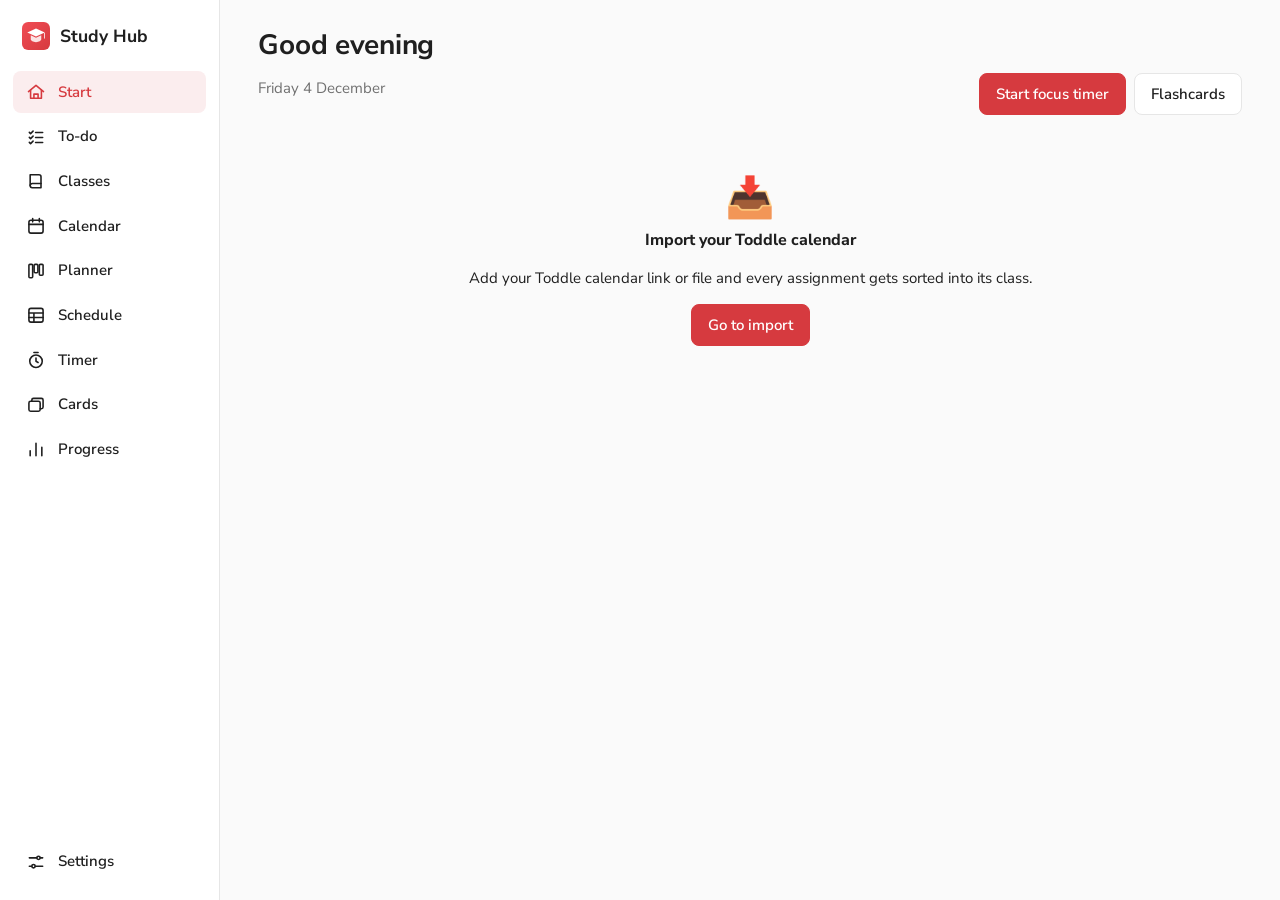
<file: index.html>
<!doctype html>
<html lang="en">
<head>
  <meta charset="utf-8">
  <meta name="viewport" content="width=device-width, initial-scale=1">
  <title>Toddle Study Hub</title>
  <meta name="description" content="Assignments from Toddle sorted by class, plus a timer, flashcards, calendar and progress tracking.">
  <meta name="theme-color" content="#d63a3f">
  <link rel="manifest" href="manifest.webmanifest">
  <link rel="icon" href="icon.svg" type="image/svg+xml">
  <link rel="apple-touch-icon" href="icon-192.png">
  <link rel="stylesheet" href="styles.css">
</head>
<body>
  <a class="skip" href="#view">Skip to content</a>
  <nav class="nav" aria-label="Main">
    <div class="brand"><img src="icon.svg" alt="" width="28" height="28"><span>Study Hub</span></div>
    <a href="#/" data-nav="start"><svg viewBox="0 0 24 24" aria-hidden="true"><path d="M3 11.5 12 4l9 7.5"/><path d="M5.5 10v9.5h13V10"/><path d="M9.5 19.5v-5h5v5"/></svg><span>Start</span></a>
    <a href="#/todo" data-nav="todo"><svg viewBox="0 0 24 24" aria-hidden="true"><path d="M4 6.5l1.5 1.5L8.5 5M4 12.5l1.5 1.5 3-3M4 18.5l1.5 1.5 3-3"/><path d="M11.5 6.5H20M11.5 12.5H20M11.5 18.5H20"/></svg><span>To-do</span><b id="nav-todo" class="count-badge" hidden></b></a>
    <a href="#/classes" data-nav="classes"><svg viewBox="0 0 24 24" aria-hidden="true"><path d="M5 4.5h10.5A2.5 2.5 0 0 1 18 7v13H7.5A2.5 2.5 0 0 1 5 17.5z"/><path d="M5 17.5A2.5 2.5 0 0 1 7.5 15H18"/></svg><span>Classes</span></a>
    <a href="#/calendar" data-nav="calendar"><svg viewBox="0 0 24 24" aria-hidden="true"><rect x="3.5" y="5" width="17" height="15.5" rx="2.5"/><path d="M3.5 10h17M8 3v4M16 3v4"/></svg><span>Calendar</span></a>
    <a href="#/planner" data-nav="planner"><svg viewBox="0 0 24 24" aria-hidden="true"><rect x="3.5" y="4" width="4.5" height="16" rx="1.2"/><rect x="9.75" y="4" width="4.5" height="10" rx="1.2"/><rect x="16" y="4" width="4.5" height="13" rx="1.2"/></svg><span>Planner</span></a>
    <a href="#/schedule" data-nav="schedule"><svg viewBox="0 0 24 24" aria-hidden="true"><rect x="3.5" y="4" width="17" height="16.5" rx="2.5"/><path d="M3.5 9.5h17M9.5 9.5v11M3.5 15h17"/></svg><span>Schedule</span></a>
    <a href="#/timer" data-nav="timer"><svg viewBox="0 0 24 24" aria-hidden="true"><circle cx="12" cy="13.5" r="7.5"/><path d="M12 9.5v4l2.5 1.5M9.5 3h5"/></svg><span>Timer</span><b id="nav-timer"></b></a>
    <a href="#/flashcards" data-nav="flashcards"><svg viewBox="0 0 24 24" aria-hidden="true"><rect x="3.5" y="7.5" width="13.5" height="12" rx="2"/><path d="M7 7.5V6a2 2 0 0 1 2-2h9.5a2 2 0 0 1 2 2v8.5a2 2 0 0 1-2 2H17"/></svg><span>Cards</span></a>
    <a href="#/progress" data-nav="progress"><svg viewBox="0 0 24 24" aria-hidden="true"><path d="M5 20v-6M12 20V5M19 20v-10"/></svg><span>Progress</span></a>
    <div id="sync-chip" class="nav-sync"></div>
    <a href="#/settings" data-nav="settings" class="nav-end"><svg viewBox="0 0 24 24" aria-hidden="true"><path d="M4 7h9M17 7h3M4 17h3M11 17h9"/><circle cx="15" cy="7" r="2"/><circle cx="9" cy="17" r="2"/></svg><span>Settings</span></a>
  </nav>
  <main>
    <div id="alertbar"></div>
    <div id="view" tabindex="-1"></div>
  </main>
  <div id="drawer"></div>
  <div id="toast" role="status" aria-live="polite"></div>
  <noscript><p style="padding:2rem">This app needs JavaScript.</p></noscript>
  <script type="module" src="js/app.js"></script>
</body>
</html>
</file>
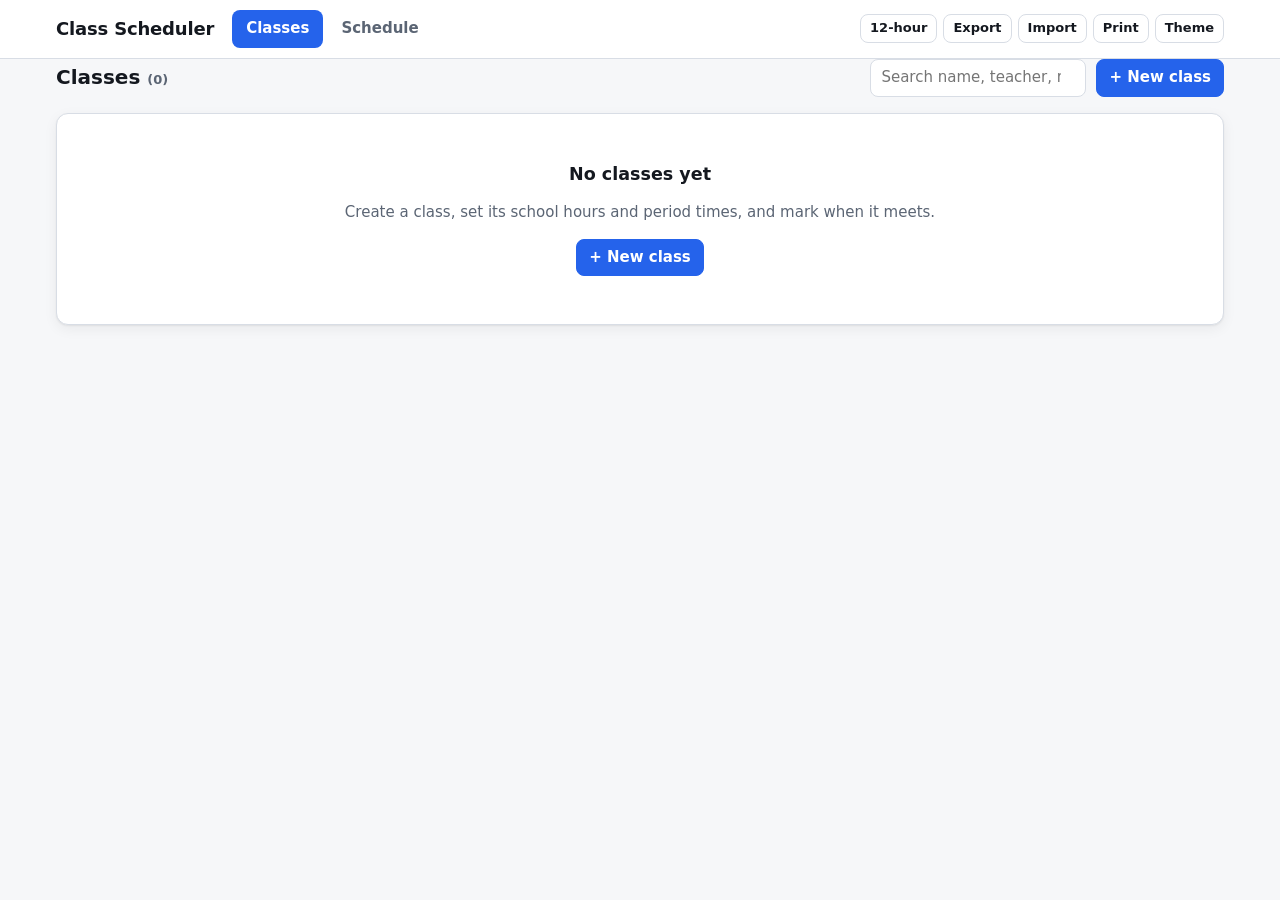
<file: scheduler.html>
<!doctype html>
<html lang="en">
<head>
<meta charset="utf-8">
<meta name="viewport" content="width=device-width, initial-scale=1">
<title>Class Scheduler</title>
<style>
:root{
  --bg:#f6f7f9;--surface:#fff;--surface2:#eef0f4;--text:#14181f;--muted:#5b6574;--border:#d8dde5;
  --accent:#2563eb;--accent-ink:#fff;--danger:#b91c1c;--warn:#b45309;--ok:#15803d;
  --t-lunch:#fdf0c9;--t-break:#d9f2e0;--t-homeroom:#dbe8fd;--t-assembly:#ecdcfa;--t-passing:#e8ebef;--t-custom:#d6f0ee;
  --shadow:0 1px 2px rgba(0,0,0,.06),0 4px 14px rgba(0,0,0,.06);
}
@media (prefers-color-scheme: dark){
  :root:not([data-theme="light"]){
    --bg:#0f1318;--surface:#181d25;--surface2:#222934;--text:#e8ecf2;--muted:#9aa5b5;--border:#2e3745;
    --accent:#5b8def;--accent-ink:#0b1020;--danger:#f87171;--warn:#fbbf24;--ok:#4ade80;
    --t-lunch:#3d3418;--t-break:#1d3a28;--t-homeroom:#1d2f52;--t-assembly:#36244f;--t-passing:#262d38;--t-custom:#153b38;
    --shadow:0 1px 2px rgba(0,0,0,.4),0 4px 14px rgba(0,0,0,.35);
  }
}
:root[data-theme="dark"]{
  --bg:#0f1318;--surface:#181d25;--surface2:#222934;--text:#e8ecf2;--muted:#9aa5b5;--border:#2e3745;
  --accent:#5b8def;--accent-ink:#0b1020;--danger:#f87171;--warn:#fbbf24;--ok:#4ade80;
  --t-lunch:#3d3418;--t-break:#1d3a28;--t-homeroom:#1d2f52;--t-assembly:#36244f;--t-passing:#262d38;--t-custom:#153b38;
  --shadow:0 1px 2px rgba(0,0,0,.4),0 4px 14px rgba(0,0,0,.35);
}
*{box-sizing:border-box}
html{color-scheme:light dark}
:root[data-theme="light"]{color-scheme:light}
:root[data-theme="dark"]{color-scheme:dark}
body{margin:0;background:var(--bg);color:var(--text);font:15px/1.45 system-ui,-apple-system,"Segoe UI",Roboto,sans-serif}
button,input,select,textarea{font:inherit;color:inherit}
button{cursor:pointer}
h1,h2,h3,h4{margin:0}
.wrap{max-width:1200px;margin:0 auto;padding:0 16px}
header.top{background:var(--surface);border-bottom:1px solid var(--border);position:sticky;top:0;z-index:20}
header.top .wrap{display:flex;flex-wrap:wrap;align-items:center;gap:10px 18px;padding-top:10px;padding-bottom:10px}
header.top h1{font-size:18px;font-weight:700;letter-spacing:-.01em}
nav.tabs{display:flex;gap:4px;flex:1;flex-wrap:wrap}
.tab{border:0;background:none;padding:8px 14px;border-radius:8px;color:var(--muted);font-weight:600}
.tab:hover{background:var(--surface2)}
.tab[aria-selected="true"]{background:var(--accent);color:var(--accent-ink)}
.tools{display:flex;gap:6px;flex-wrap:wrap}
main{padding:20px 0 80px}
.btn{border:1px solid var(--border);background:var(--surface);padding:7px 12px;border-radius:8px;font-weight:600}
.btn:hover{background:var(--surface2)}
.btn.primary{background:var(--accent);border-color:var(--accent);color:var(--accent-ink)}
.btn.primary:hover{filter:brightness(1.08)}
.btn.danger{color:var(--danger)}
.btn.sm{padding:4px 9px;font-size:13px}
.btn.icon{padding:5px 9px}
.btn[disabled]{opacity:.45;cursor:not-allowed}
:focus-visible{outline:2px solid var(--accent);outline-offset:2px}
.card{background:var(--surface);border:1px solid var(--border);border-radius:12px;padding:16px;box-shadow:var(--shadow)}
.row{display:flex;flex-wrap:wrap;gap:10px;align-items:center}
.muted{color:var(--muted)}
.small{font-size:13px}
.page-head{display:flex;flex-wrap:wrap;justify-content:space-between;align-items:center;gap:12px;margin-bottom:16px}
.page-head h2{font-size:20px}
label.f{display:flex;flex-direction:column;gap:4px;font-size:13px;font-weight:600;color:var(--muted)}
input[type=text],input[type=time],input[type=number],input[type=search],select,textarea{
  background:var(--surface);border:1px solid var(--border);border-radius:8px;padding:7px 10px;color:var(--text);min-width:0}
textarea{resize:vertical;width:100%}
input[type=color]{width:42px;height:34px;padding:2px;border:1px solid var(--border);border-radius:8px;background:var(--surface)}
input[type=checkbox],input[type=radio]{width:17px;height:17px;accent-color:var(--accent)}
.field-err{color:var(--danger);font-size:13px}
.field-warn{color:var(--warn);font-size:13px}

/* class list */
.cls-grid{display:grid;grid-template-columns:repeat(auto-fill,minmax(280px,1fr));gap:14px}
.cls-card{position:relative;overflow:hidden;padding-left:22px}
.cls-card::before{content:"";position:absolute;left:0;top:0;bottom:0;width:8px;background:var(--c)}
.cls-card h3{font-size:16px;margin-bottom:2px;overflow-wrap:anywhere}
.badge{display:inline-block;padding:1px 8px;border-radius:99px;font-size:12px;font-weight:700;background:var(--surface2);border:1px solid var(--border)}
.cls-card .acts{display:flex;gap:6px;margin-top:12px;flex-wrap:wrap}
.empty{text-align:center;padding:48px 16px;color:var(--muted)}
.empty h3{color:var(--text);margin-bottom:6px}

/* calendar */
.calwrap{overflow-x:auto;border:1px solid var(--border);border-radius:12px;background:var(--surface)}
.cal{display:grid;grid-template-columns:56px repeat(var(--n),minmax(var(--cw,120px),1fr));min-width:calc(56px + var(--n) * var(--cw,120px))}
.calh{padding:8px 6px;font-size:13px;font-weight:700;text-transform:uppercase;letter-spacing:.05em;color:var(--muted);text-align:center;border-bottom:1px solid var(--border);background:var(--surface2)}
.gut{position:relative;height:var(--H);margin-top:10px;margin-bottom:10px}
.gut span{position:absolute;right:6px;transform:translateY(-50%);font-size:11.5px;color:var(--muted);white-space:nowrap}
.dcol{position:relative;height:var(--H);margin:10px 0;border-left:1px solid var(--border);
  background-image:repeating-linear-gradient(to bottom,var(--border) 0,var(--border) 1px,transparent 1px,transparent var(--hr))}
.ev{position:absolute;border-radius:6px;padding:2px 5px;overflow:hidden;font-size:12.5px;line-height:1.25;border:1px solid rgba(0,0,0,.18)}
.ev b{display:block;font-size:12.5px;overflow:hidden;text-overflow:ellipsis;white-space:nowrap}
.ev small{display:block;font-size:11.5px;opacity:.9;overflow:hidden;text-overflow:ellipsis;white-space:nowrap}
.ev.bad{outline:3px solid #facc15;outline-offset:-2px;box-shadow:0 0 0 2px #111;z-index:2}
.ev.free{background:var(--surface);border:1px dashed var(--muted);color:var(--muted)}
.ev.t-lunch,.ev.t-break,.ev.t-homeroom,.ev.t-assembly,.ev.t-passing,.ev.t-custom{color:var(--text);border-color:var(--border)}
.t-lunch{background:var(--t-lunch)}.t-break{background:var(--t-break)}.t-homeroom{background:var(--t-homeroom)}
.t-assembly{background:var(--t-assembly)}.t-passing{background:var(--t-passing)}.t-custom{background:var(--t-custom)}
.controls{display:flex;flex-wrap:wrap;gap:8px 12px;align-items:end;margin-bottom:14px}
.seg{display:inline-flex;border:1px solid var(--border);border-radius:9px;overflow:hidden;background:var(--surface)}
.seg button{border:0;background:none;padding:6px 13px;font-weight:600;color:var(--muted);border-right:1px solid var(--border)}
.seg button:last-child{border-right:0}
.seg button[aria-pressed="true"]{background:var(--accent);color:var(--accent-ink)}
.conf{margin-bottom:14px;border:1px solid var(--danger);border-radius:10px;padding:8px 12px;background:var(--surface)}
.conf summary{cursor:pointer;font-weight:600;color:var(--danger)}
.conf ul{margin:8px 0 2px;padding-left:20px;max-height:200px;overflow:auto}
.okbar{margin-bottom:14px;border:1px solid var(--border);border-radius:10px;padding:8px 12px;color:var(--ok);font-weight:600;background:var(--surface)}
.weekhead{font-size:16px;margin:18px 0 8px}
.dlist{margin:14px 0 0;padding:0;list-style:none;display:flex;flex-direction:column;gap:6px}
.dlist li{display:flex;gap:10px;align-items:center;font-size:14px}
.dot{width:10px;height:10px;border-radius:50%;flex:none}

/* editor */
.tbl-wrap{overflow-x:auto}
table.blocks{width:100%;border-collapse:collapse;min-width:700px}
table.blocks th{font-size:12px;text-align:left;color:var(--muted);padding:4px 6px;font-weight:600}
table.blocks td{padding:3px 6px;vertical-align:middle;white-space:nowrap}
table.blocks tr.bad td{background:color-mix(in srgb,var(--danger) 12%,transparent)}
table.blocks tr.gap td{font-size:12px;color:var(--muted);padding:0 6px 0 12px}
table.blocks input[type=number]{width:72px}
table.blocks input[type=text]{width:100%;min-width:110px}
.plabel{font-weight:700;width:46px}
.errs{margin:10px 0 0;padding-left:20px;color:var(--danger)}
.pills{display:flex;flex-wrap:wrap;gap:6px}
.pill{border:1px solid var(--border);background:var(--surface);padding:6px 12px;border-radius:99px;font-weight:600}
.pill[aria-selected="true"]{background:var(--accent);color:var(--accent-ink);border-color:var(--accent)}
.daychk{display:flex;align-items:center;gap:6px;border:1px solid var(--border);border-radius:9px;padding:6px 10px;background:var(--surface)}
.overlay{position:fixed;inset:0;background:rgba(0,0,0,.5);z-index:50;display:flex;justify-content:center;align-items:flex-start;overflow-y:auto;padding:24px 12px}
.overlay[hidden]{display:none}
.modal{background:var(--bg);border:1px solid var(--border);border-radius:14px;width:100%;max-width:1000px;box-shadow:var(--shadow)}
.modal-head,.modal-foot{padding:14px 18px;display:flex;gap:10px;align-items:center;justify-content:space-between;background:var(--surface);flex-wrap:wrap}
.modal-head{border-bottom:1px solid var(--border);border-radius:14px 14px 0 0}
.modal-foot{border-top:1px solid var(--border);border-radius:0 0 14px 14px;position:sticky;bottom:0}
.modal-body{padding:18px;display:flex;flex-direction:column;gap:16px}
.steps{display:flex;gap:6px;flex-wrap:wrap}
.step{border:1px solid var(--border);background:var(--surface);padding:7px 14px;border-radius:9px;font-weight:600;color:var(--muted)}
.step[aria-selected="true"]{background:var(--accent);color:var(--accent-ink);border-color:var(--accent)}
.form-grid{display:grid;grid-template-columns:repeat(auto-fit,minmax(200px,1fr));gap:12px}
.swatches{display:flex;gap:6px;flex-wrap:wrap;align-items:center}
.sw{width:26px;height:26px;border-radius:50%;border:2px solid transparent;padding:0}
.sw[aria-pressed="true"]{border-color:var(--text)}
.tplbar{border:1px solid var(--border);border-radius:10px;padding:10px 12px;background:var(--surface)}
.tplbar.on{border-color:var(--accent);box-shadow:0 0 0 1px var(--accent)}
.tplpanel{margin-top:10px;display:flex;flex-direction:column;gap:12px;border-top:1px solid var(--border);padding-top:10px}
.tplrow{display:flex;gap:8px;flex-wrap:wrap;align-items:center;justify-content:space-between;border:1px solid var(--border);border-radius:9px;padding:6px 10px}
input.code{width:100%;font-family:ui-monospace,Menlo,Consolas,monospace;font-size:12px}
#toast{position:fixed;left:50%;transform:translateX(-50%);bottom:20px;background:var(--text);color:var(--bg);padding:10px 14px;border-radius:10px;z-index:80;display:flex;gap:12px;align-items:center;box-shadow:var(--shadow);max-width:92vw}
#toast[hidden]{display:none}
#toast button{background:none;border:0;color:inherit;font-weight:700;text-decoration:underline}

@media (max-width:560px){
  .wrap{padding:0 12px}
  .cal{--cw:110px}
}
@media print{
  header.top,.no-print,#toast,.overlay{display:none!important}
  body{background:#fff;color:#000}
  main{padding:0}
  .calwrap{overflow:visible}
  .cal{min-width:0}
  .weekhead{break-after:avoid}
  .calwrap{break-inside:avoid}
}
html.embed header.top h1,html.embed #themeBtn{display:none}
</style>
</head>
<body>
<header class="top">
  <div class="wrap">
    <h1>Class Scheduler</h1>
    <nav class="tabs" role="tablist" aria-label="Sections" id="nav"></nav>
    <div class="tools">
      <button class="btn sm" data-a="fmt" id="fmtBtn" title="Switch between 12-hour and 24-hour time"></button>
      <button class="btn sm" data-a="export" title="Download a JSON backup">Export</button>
      <button class="btn sm" data-a="import" title="Load a JSON backup">Import</button>
      <button class="btn sm" data-a="print">Print</button>
      <button class="btn sm" data-a="theme" id="themeBtn">Theme</button>
    </div>
    <input type="file" id="file" accept="application/json,.json" hidden>
  </div>
</header>
<main class="wrap" id="main"></main>

<div class="overlay" id="overlay" hidden>
  <div class="modal" role="dialog" aria-modal="true" aria-labelledby="edTitle" id="modal"></div>
</div>
<div id="toast" role="status" hidden></div>

<script>
(() => {
'use strict';

/* ---------- embedded in Study Hub (frame carries data-hub / data-theme / data-accent) ---------- */
const FRAME = (() => { try { return window.frameElement; } catch (e) { return null; } })();
const EMBED = !!(FRAME && FRAME.dataset.hub === '1');
if (EMBED) {
  const root = document.documentElement;
  root.classList.add('embed');
  if (FRAME.dataset.accent) { root.style.setProperty('--accent', FRAME.dataset.accent); root.style.setProperty('--accent-ink', '#fff'); }
}

/* ---------- constants & helpers ---------- */
const DAYS = ['Mon','Tue','Wed','Thu','Fri','Sat','Sun'];
const DAYNAME = {Mon:'Monday',Tue:'Tuesday',Wed:'Wednesday',Thu:'Thursday',Fri:'Friday',Sat:'Saturday',Sun:'Sunday'};
const TYPES = {
  period:   {label:'Class period', len:50},
  lunch:    {label:'Lunch', len:30},
  break:    {label:'Break', len:10},
  homeroom: {label:'Homeroom / Advisory', len:20},
  assembly: {label:'Assembly', len:40},
  passing:  {label:'Passing time', len:5},
  custom:   {label:'Custom', len:15}
};
const PALETTE = ['#2563eb','#dc2626','#15803d','#9333ea','#c2410c','#0e7490','#be185d','#4d7c0f','#4338ca','#b45309','#0f766e','#475569'];
const KEY = 'classScheduler.v2', KEY_V1 = 'classScheduler.v1';
const SCALE = 1.15; // px per minute on the calendar

const uid = () => Math.random().toString(36).slice(2, 10);
const esc = s => String(s ?? '').replace(/[&<>"']/g, c => ({'&':'&amp;','<':'&lt;','>':'&gt;','"':'&quot;',"'":'&#39;'}[c]));
const clone = o => JSON.parse(JSON.stringify(o));
const clamp = (n, lo, hi) => Math.min(hi, Math.max(lo, n));
const gcd = (a, b) => b ? gcd(b, a % b) : a;
const TIME_RE = /^([01]\d|2[0-3]):[0-5]\d$/;
const toMin = t => { const [h, m] = t.split(':').map(Number); return h * 60 + m; };
const fromMin = n => { n = clamp(Math.round(n), 0, 1439); return String(Math.floor(n / 60)).padStart(2, '0') + ':' + String(n % 60).padStart(2, '0'); };
function ink(hex) {
  const m = /^#?([0-9a-f]{6})$/i.exec(hex); if (!m) return '#fff';
  const n = parseInt(m[1], 16), f = v => { v /= 255; return v <= .03928 ? v / 12.92 : Math.pow((v + .055) / 1.055, 2.4); };
  const L = .2126 * f(n >> 16) + .7152 * f((n >> 8) & 255) + .0722 * f(n & 255);
  return L > 0.179 ? '#111' : '#fff';
}

/* ---------- schedule data model ----------
   class.sched = { hoursMode:'all'|'perDay', all:{start,end}, days:{Mon:{on,start,end}...}, tl:[week 0..4][day] -> blocks }
   block = { id, type, name, start, end, meets }                                                   */
function blankSched() {
  const days = {};
  DAYS.forEach((d, i) => { days[d] = {on: i < 5, start: '08:00', end: '15:00'}; });
  return {hoursMode: 'all', all: {start: '08:00', end: '15:00'}, days, tl: Array.from({length: 5}, () => Object.fromEntries(DAYS.map(d => [d, []])))};
}
function sanitizeBlock(b) {
  if (!b || !TYPES[b.type] || !TIME_RE.test(b.start) || !TIME_RE.test(b.end)) return null;
  return {id: uid(), type: b.type, name: String(b.name || '').slice(0, 60), start: b.start, end: b.end, meets: b.type === 'period' && !!b.meets};
}
function sanitizeSched(x) {
  const out = blankSched();
  if (!x || typeof x !== 'object') return out;
  out.hoursMode = x.hoursMode === 'perDay' ? 'perDay' : 'all';
  if (x.all && TIME_RE.test(x.all.start) && TIME_RE.test(x.all.end)) out.all = {start: x.all.start, end: x.all.end};
  DAYS.forEach(d => {
    const s = x.days && x.days[d];
    out.days[d] = {on: s ? !!s.on : out.days[d].on, start: s && TIME_RE.test(s.start) ? s.start : out.all.start, end: s && TIME_RE.test(s.end) ? s.end : out.all.end};
    for (let w = 0; w < 5; w++) {
      const arr = x.tl && x.tl[w] && x.tl[w][d];
      out.tl[w][d] = Array.isArray(arr) ? arr.map(sanitizeBlock).filter(Boolean) : [];
    }
  });
  return out;
}
const cmpBlock = (a, b) => toMin(a.start) - toMin(b.start) || toMin(a.end) - toMin(b.end);
function numbered(blocks) { let n = 0; return [...blocks].sort(cmpBlock).map(b => ({...b, num: b.type === 'period' ? ++n : 0})); }
const blockLabel = b => b.type === 'period' ? 'P' + b.num + (b.name ? ' · ' + b.name : '') : (b.name || TYPES[b.type].label);
const cloneBlocks = arr => arr.map(b => ({...b, id: uid()}));
const activeDays = c => DAYS.filter(d => c.sched.days[d].on);

/* ---------- state, storage, migration ---------- */
function newState() { return {v: 2, h24: false, theme: null, templates: [], classes: []}; }
function migrateSched(school, c) {
  const sc = blankSched(), def = school.default;
  DAYS.forEach(d => {
    const dd = (school.days && school.days[d]) || {on: false};
    const tpl = dd.custom && dd.tpl && Array.isArray(dd.tpl.blocks) ? dd.tpl : def;
    sc.days[d] = {on: !!dd.on, start: TIME_RE.test(tpl.start) ? tpl.start : '08:00', end: TIME_RE.test(tpl.end) ? tpl.end : '15:00'};
    const nb = numbered((tpl.blocks || []).map(sanitizeBlock).filter(Boolean));
    for (let w = 0; w < 5; w++) {
      const g = c.grid && c.grid[w] && c.grid[w][d];
      sc.tl[w][d] = nb.map(b => ({id: uid(), type: b.type, name: b.name, start: b.start, end: b.end, meets: b.type === 'period' && Array.isArray(g) && g.includes(b.num)}));
    }
  });
  sc.all = {start: TIME_RE.test(def.start) ? def.start : '08:00', end: TIME_RE.test(def.end) ? def.end : '15:00'};
  sc.hoursMode = DAYS.some(d => sc.days[d].start !== sc.all.start || sc.days[d].end !== sc.all.end) ? 'perDay' : 'all';
  return sc;
}
function normalize(s) {
  if (!s || typeof s !== 'object' || !Array.isArray(s.classes)) throw new Error('This does not look like a Class Scheduler backup.');
  const legacy = !!(s.school && s.school.default && Array.isArray(s.school.default.blocks));
  const out = newState();
  out.h24 = !!s.h24; out.theme = s.theme === 'dark' || s.theme === 'light' ? s.theme : null;
  (Array.isArray(s.templates) ? s.templates : []).forEach(t => {
    if (t && typeof t === 'object' && t.data) out.templates.push({id: String(t.id || uid()), name: String(t.name || 'Template').slice(0, 60), data: sanitizeSched(t.data)});
  });
  s.classes.forEach(c => {
    if (!c || typeof c !== 'object') return;
    out.classes.push({
      id: String(c.id || uid()), name: String(c.name || '').slice(0, 80), teacher: String(c.teacher || '').slice(0, 80),
      room: String(c.room || '').slice(0, 40), notes: String(c.notes || '').slice(0, 1000),
      color: /^#[0-9a-f]{6}$/i.test(c.color) ? c.color : PALETTE[0],
      weeks: clamp(parseInt(c.weeks, 10) || 1, 1, 5),
      sched: legacy ? migrateSched(s.school, c) : sanitizeSched(c.sched)
    });
  });
  return out;
}
function load() {
  for (const k of [KEY, KEY_V1]) {
    try { const raw = localStorage.getItem(k); if (raw) return normalize(JSON.parse(raw)); } catch (e) {}
  }
  return newState();
}
let S = load();
function save() { try { localStorage.setItem(KEY, JSON.stringify(S)); } catch (e) {} }

const ui = {tab:'classes', sched:'master', week:1, day:'Mon', fClass:'', fTeacher:'', fRoom:'', q:'', cls:'', ed:null};

/* ---------- time formatting ---------- */
function fmt(t) {
  if (S.h24) return t;
  const [h, m] = t.split(':').map(Number);
  return `${h % 12 || 12}:${String(m).padStart(2, '0')} ${h < 12 ? 'AM' : 'PM'}`;
}
function fmtHour(m) {
  const h = Math.floor(m / 60) % 24;
  return S.h24 ? String(h).padStart(2, '0') + ':00' : `${h % 12 || 12} ${h < 12 ? 'AM' : 'PM'}`;
}
const range = b => `${fmt(b.start)}–${fmt(b.end)}`;

/* ---------- events, conflicts ---------- */
const cycleLen = (cls = S.classes) => cls.reduce((l, c) => l * c.weeks / gcd(l, c.weeks), 1);
function classEvents(c, wi, day) {
  if (!c.sched.days[day].on) return [];
  return numbered(c.sched.tl[wi][day]).map(b => ({c, b, s: toMin(b.start), e: toMin(b.end), meet: b.type === 'period' && b.meets}));
}
const meetEvents = (classes, mw, day) => classes.flatMap(c => classEvents(c, (mw - 1) % c.weeks, day).filter(x => x.meet && x.e > x.s));
function overlapPairs(evs) {
  const out = [];
  for (let i = 0; i < evs.length; i++) for (let j = i + 1; j < evs.length; j++) {
    const a = evs[i], b = evs[j];
    if (a.c !== b.c && a.s < b.e && b.s < a.e) out.push([a, b]);
  }
  return out;
}
function findConflicts(classes) {
  const L = cycleLen(classes), out = [];
  for (let w = 1; w <= L; w++) for (const day of DAYS) {
    for (const [a, b] of overlapPairs(meetEvents(classes, w, day)))
      out.push({w, day, a: a.c, b: b.c, from: Math.max(a.s, b.s), to: Math.min(a.e, b.e)});
  }
  return out;
}
const conflictText = c => `Week ${c.w} · ${DAYNAME[c.day]} · ${fmt(fromMin(c.from))}–${fmt(fromMin(c.to))}: ${esc(c.a.name || '(unnamed)')} &amp; ${esc(c.b.name || '(unnamed)')}`;
function layoutEvents(evs) {
  evs.sort((a, b) => a.s - b.s || b.e - a.e);
  let cluster = [], end = -1;
  const flush = () => {
    const lanes = [];
    cluster.forEach(ev => { let i = lanes.findIndex(le => le <= ev.s); if (i < 0) { i = lanes.length; lanes.push(0); } lanes[i] = ev.e; ev.lane = i; });
    cluster.forEach(ev => { ev.lanes = lanes.length; });
    cluster = [];
  };
  for (const ev of evs) {
    if (cluster.length && ev.s >= end) flush();
    cluster.push(ev); end = cluster.length === 1 ? ev.e : Math.max(end, ev.e);
  }
  if (cluster.length) flush();
  return evs;
}
/* cols: [{label, events:[{s,e,kind,style,title,inner,bad}]}] */
function calendar(cols, wide) {
  const all = cols.flatMap(c => c.events);
  if (!all.length) return '<p class="muted">Nothing scheduled to show.</p>';
  const lo = Math.floor(Math.min(...all.map(e => e.s)) / 60) * 60;
  const hi = Math.min(1440, Math.ceil(Math.max(...all.map(e => e.e)) / 60) * 60);
  const H = Math.max(60, (hi - lo) * SCALE);
  let gut = '';
  for (let m = lo; m <= hi; m += 60) gut += `<span style="top:${(m - lo) * SCALE}px">${fmtHour(m)}</span>`;
  let head = '<div class="calh"></div>' + cols.map(c => `<div class="calh">${esc(c.label)}</div>`).join('');
  let body = `<div class="gut">${gut}</div>` + cols.map(col => {
    const evs = layoutEvents(col.events.map(e => ({...e})));
    return `<div class="dcol">${evs.map(e => {
      const h = Math.max(16, (e.e - e.s) * SCALE);
      return `<div class="ev ${e.kind || ''}${e.bad ? ' bad' : ''}" style="top:${(e.s - lo) * SCALE}px;height:${h}px;left:calc(${e.lane / e.lanes * 100}% + 1px);width:calc(${100 / e.lanes}% - 2px);${e.style || ''}" title="${esc(e.title)}">${e.inner}</div>`;
    }).join('')}</div>`;
  }).join('');
  return `<div class="calwrap"><div class="cal" style="--n:${cols.length};--H:${H}px;--hr:${60 * SCALE}px;${wide ? '--cw:260px' : ''}">${head}${body}</div></div>`;
}
const evKey = x => x.c.id + '|' + x.b.id;
function masterCols(days, mw, vis) {
  return days.map(day => {
    const all = meetEvents(S.classes, mw, day), bad = new Set();
    overlapPairs(all).forEach(([a, b]) => { bad.add(evKey(a)); bad.add(evKey(b)); });
    return {label: day, events: all.filter(x => vis.has(x.c.id)).map(x => {
      const c = x.c, wk = c.weeks > 1 ? ` · Wk ${(mw - 1) % c.weeks + 1}` : '';
      return {s: x.s, e: x.e, kind: 'meet', bad: bad.has(evKey(x)), color: c.color, name: c.name || '(unnamed)', sub: [c.room, range(x.b)].filter(Boolean).join(' · ') + wk, style: `background:${c.color};color:${ink(c.color)}`,
        title: `${c.name} · ${blockLabel(x.b)} · ${range(x.b)}${c.room ? ' · Room ' + c.room : ''}${bad.has(evKey(x)) ? ' · CONFLICT' : ''}`,
        inner: `<b>${bad.has(evKey(x)) ? '⚠ ' : ''}${esc(c.name || '(unnamed)')}</b><small>${esc([c.room, range(x.b)].filter(Boolean).join(' · '))}${esc(wk)}</small>`};
    })};
  });
}
function classCols(c, wi) {
  return activeDays(c).map(day => ({label: day, events: classEvents(c, wi, day).filter(x => x.e > x.s).map(x => {
    const kind = x.meet ? 'meet' : x.b.type === 'period' ? 'free' : 't-' + x.b.type;
    return {s: x.s, e: x.e, kind, style: x.meet ? `background:${c.color};color:${ink(c.color)}` : '',
      title: `${blockLabel(x.b)} · ${range(x.b)}${x.meet ? ' · meets' : ''}`,
      inner: `<b>${esc(blockLabel(x.b))}</b><small>${range(x.b)}${x.meet ? ' · meets' : ''}</small>`};
  })}));
}

/* ---------- views: classes ---------- */
const meetCount = (c, wi) => DAYS.reduce((n, d) => n + (c.sched.days[d].on ? c.sched.tl[wi][d].filter(b => b.type === 'period' && b.meets).length : 0), 0);
function hoursText(c) {
  if (c.sched.hoursMode === 'all') return `${fmt(c.sched.all.start)}–${fmt(c.sched.all.end)}`;
  return 'Hours vary by day';
}
function clsListHtml() {
  const q = ui.q.trim().toLowerCase();
  const list = S.classes.filter(c => !q || [c.name, c.teacher, c.room].some(x => x.toLowerCase().includes(q)));
  if (!S.classes.length) return `<div class="card empty"><h3>No classes yet</h3><p>Create a class, set its school hours and period times, and mark when it meets.</p><button class="btn primary" data-a="newClass">+ New class</button></div>`;
  if (!list.length) return `<div class="card empty"><h3>No matches</h3><p>Nothing matches “${esc(ui.q)}”.</p></div>`;
  return '<div class="cls-grid">' + list.map(c => {
    const counts = Array.from({length: c.weeks}, (_, w) => meetCount(c, w));
    return `<article class="card cls-card" style="--c:${c.color}">
      <h3>${esc(c.name || '(unnamed)')}</h3>
      <div class="muted small">${[c.teacher, c.room && 'Room ' + c.room].filter(Boolean).map(esc).join(' · ') || 'No teacher / room'}</div>
      <div class="muted small" style="margin-top:2px">${activeDays(c).join(' ')} · ${hoursText(c)}</div>
      <div class="row" style="margin-top:8px;gap:6px"><span class="badge">${c.weeks}-week schedule</span>
        <span class="muted small">${counts.map((n, i) => (c.weeks > 1 ? `W${i + 1}: ` : '') + n + ' meetings').join(' · ')}</span></div>
      ${c.notes ? `<p class="small muted" style="margin:8px 0 0;overflow-wrap:anywhere">${esc(c.notes)}</p>` : ''}
      <div class="acts">
        <button class="btn sm" data-a="editClass" data-id="${c.id}">Edit</button>
        <button class="btn sm" data-a="viewClass" data-id="${c.id}">View schedule</button>
        <button class="btn sm" data-a="dupClass" data-id="${c.id}">Duplicate</button>
        <button class="btn sm danger" data-a="delClass" data-id="${c.id}">Delete</button>
      </div></article>`;
  }).join('') + '</div>';
}
function viewClasses() {
  return `<div class="page-head"><h2>Classes <span class="muted small">(${S.classes.length})</span></h2>
    <div class="row"><input type="search" placeholder="Search name, teacher, room" value="${esc(ui.q)}" data-u="q" aria-label="Search classes">
    <button class="btn primary" data-a="newClass">+ New class</button></div></div><div id="clsList">${clsListHtml()}</div>`;
}

/* ---------- views: schedule ---------- */
const opts = (items, sel) => items.map(([v, l]) => `<option value="${esc(v)}"${v === sel ? ' selected' : ''}>${esc(l)}</option>`).join('');
function conflictBar(conf) {
  if (!S.classes.length) return '';
  if (!conf.length) return '<div class="okbar">✓ No conflicts: no two classes meet at overlapping times.</div>';
  const items = conf.slice(0, 60).map(c => `<li>${conflictText(c)}</li>`).join('');
  return `<details class="conf"><summary>⚠ ${conf.length} conflict${conf.length > 1 ? 's' : ''}: classes meeting at overlapping times</summary><ul>${items}${conf.length > 60 ? `<li>…and ${conf.length - 60} more</li>` : ''}</ul></details>`;
}
function viewSchedule() {
  const seg = `<div class="seg" role="group" aria-label="View">${[['master','All classes'],['day','Single day'],['class','One class']].map(([k, l]) => `<button data-a="sched" data-k="${k}" aria-pressed="${ui.sched === k}">${l}</button>`).join('')}</div>`;
  const head = `<div class="page-head"><h2>Schedule</h2><div class="row no-print">${seg}</div></div>`;
  if (!S.classes.length) return head + `<div class="card empty"><h3>Nothing to show yet</h3><p>Add a class first.</p><button class="btn primary" data-a="newClass">+ New class</button></div>`;
  const days = DAYS.filter(d => S.classes.some(c => c.sched.days[d].on));
  if (!days.length) return head + `<div class="card empty"><h3>No school days enabled</h3><p>Turn on at least one day in a class.</p></div>`;
  const L = cycleLen(); if (ui.week > L || ui.week < 1) ui.week = 1;
  const weekCtl = `<label class="f">Week<span class="row" style="gap:4px"><button class="btn icon" data-a="wk" data-d="-1" aria-label="Previous week">‹</button>
    <select data-u="week" data-num aria-label="Week">${Array.from({length: L}, (_, i) => `<option value="${i + 1}"${ui.week === i + 1 ? ' selected' : ''}>Week ${i + 1}</option>`).join('')}</select>
    <button class="btn icon" data-a="wk" data-d="1" aria-label="Next week">›</button></span></label>`;
  const conf = findConflicts(S.classes);
  const note = L > 1 ? `<p class="muted small">Weeks aren’t tied to calendar dates. All classes start their cycle together, so a ${L}-week combined cycle is needed to show every combination. A shorter-cycle class repeats (a 2-week class shows its Week 1 in combined weeks 1, 3, 5…).</p>` : '';
  let body = '';
  if (ui.sched === 'master') {
    const teachers = [...new Set(S.classes.map(c => c.teacher).filter(Boolean))].sort();
    const rooms = [...new Set(S.classes.map(c => c.room).filter(Boolean))].sort();
    const vis = new Set(S.classes.filter(c => (!ui.fClass || c.id === ui.fClass) && (!ui.fTeacher || c.teacher === ui.fTeacher) && (!ui.fRoom || c.room === ui.fRoom)).map(c => c.id));
    body = conflictBar(conf) + `<div class="controls no-print">${weekCtl}
      <label class="f">Class<select data-u="fClass"><option value="">All classes</option>${opts(S.classes.map(c => [c.id, c.name || '(unnamed)']), ui.fClass)}</select></label>
      <label class="f">Teacher<select data-u="fTeacher"><option value="">All teachers</option>${opts(teachers.map(t => [t, t]), ui.fTeacher)}</select></label>
      <label class="f">Room<select data-u="fRoom"><option value="">All rooms</option>${opts(rooms.map(t => [t, t]), ui.fRoom)}</select></label>
      ${ui.fClass || ui.fTeacher || ui.fRoom ? '<button class="btn sm" data-a="clearFilters">Clear filters</button>' : ''}</div>
      <h3 class="weekhead">Week ${ui.week}${L > 1 ? ` of ${L}` : ''}</h3>${calendar(masterCols(days, ui.week, vis))}${note}`;
  } else if (ui.sched === 'day') {
    if (!days.includes(ui.day)) ui.day = days[0];
    const vis = new Set(S.classes.map(c => c.id));
    const col = masterCols([ui.day], ui.week, vis)[0];
    const list = [...col.events].sort((a, b) => a.s - b.s).map(e => `<li><span class="dot" style="background:${e.color}"></span><b>${esc(e.name)}</b><span class="muted">${esc(e.sub)}</span>${e.bad ? ' <span class="field-err">⚠ conflict</span>' : ''}</li>`).join('');
    body = conflictBar(conf) + `<div class="controls no-print">${weekCtl}
      <label class="f">Day<select data-u="day">${opts(days.map(d => [d, DAYNAME[d]]), ui.day)}</select></label></div>
      <h3 class="weekhead">${DAYNAME[ui.day]} · Week ${ui.week}${L > 1 ? ` of ${L}` : ''}</h3>${calendar([col], true)}${list ? `<ul class="dlist">${list}</ul>` : ''}${note}`;
  } else {
    if (!S.classes.some(c => c.id === ui.cls)) ui.cls = S.classes[0].id;
    const c = S.classes.find(x => x.id === ui.cls);
    let weeks = '';
    for (let w = 0; w < c.weeks; w++)
      weeks += `<h3 class="weekhead">${c.weeks > 1 ? `Week ${w + 1} of ${c.weeks}` : 'Weekly schedule'}</h3>${calendar(classCols(c, w))}`;
    body = `<div class="controls no-print"><label class="f">Class<select data-u="cls">${opts(S.classes.map(x => [x.id, x.name || '(unnamed)']), ui.cls)}</select></label>
      <button class="btn sm" data-a="editClass" data-id="${c.id}">Edit this class</button></div>
      <div class="row"><span class="badge" style="background:${c.color};color:${ink(c.color)};border-color:${c.color}">${esc(c.name || '(unnamed)')}</span>
      <span class="muted small">${[c.teacher, c.room && 'Room ' + c.room].filter(Boolean).map(esc).join(' · ')} · ${c.weeks}-week schedule · ${hoursText(c)}</span></div>${weeks}`;
  }
  return head + body;
}

/* ---------- class editor ---------- */
function newClass() {
  const used = new Set(S.classes.map(c => c.color));
  return {id: uid(), name: '', teacher: '', room: '', notes: '', weeks: 1, sched: blankSched(),
    color: PALETTE.find(c => !used.has(c)) || PALETTE[S.classes.length % PALETTE.length]};
}
const firstOn = d => DAYS.find(x => d.sched.days[x].on) || 'Mon';
function openEditor(c, isNew) {
  const draft = clone(c);
  ui.ed = {draft, orig: JSON.stringify(c), isNew, step: 1, week: 1, day: firstOn(draft), tplId: null, panel: false, code: '', tplMsg: ''};
  renderEditor();
  const n = document.getElementById('edName'); if (n) n.focus();
}
function closeEditor(force) {
  if (!ui.ed) return;
  if (!force && JSON.stringify(ui.ed.draft) !== ui.ed.orig && !confirm('Discard your changes to this class?')) return;
  ui.ed = null; renderEditor();
}
function validateBlocks(blocks, hrs) {
  const errs = [], bad = new Set(), bl = [...blocks].sort(cmpBlock);
  const s = toMin(hrs.start), e = toMin(hrs.end);
  if (e <= s) errs.push('School hours end must be after they start.');
  bl.forEach((b, i) => {
    const bs = toMin(b.start), be = toMin(b.end), nm = b.type === 'period' ? 'A class period' : (b.name || TYPES[b.type].label);
    if (be <= bs) { errs.push(`${nm} (${fmt(b.start)}): end must be after start.`); bad.add(b.id); }
    if (bs < s || be > e) { errs.push(`${nm} (${range(b)}) is outside school hours (${fmt(hrs.start)}–${fmt(hrs.end)}).`); bad.add(b.id); }
    if (i + 1 < bl.length && toMin(bl[i + 1].start) < be) { errs.push(`${nm} (${range(b)}) overlaps the next block.`); bad.add(b.id); bad.add(bl[i + 1].id); }
  });
  return {errs, bad};
}
function classProblems(c) {
  const out = [];
  for (let w = 0; w < c.weeks; w++) for (const d of activeDays(c)) {
    const {errs} = validateBlocks(c.sched.tl[w][d], c.sched.days[d]);
    if (errs.length) out.push({w, d, text: `${c.weeks > 1 ? `Week ${w + 1} · ` : ''}${DAYNAME[d]}: ${errs[0]}`});
  }
  return out;
}

/* template mode: every edit is copied to all days/weeks and recorded into the active template */
function touch(kind, day) {
  const e = ui.ed; if (!e || !e.tplId) return;
  const s = e.draft.sched;
  if (kind === 'blocks') {
    const src = s.tl[e.week - 1][e.day];
    for (let w = 0; w < 5; w++) for (const d of DAYS) if (!(w === e.week - 1 && d === e.day)) s.tl[w][d] = cloneBlocks(src);
  } else if (kind === 'hours' && s.hoursMode === 'perDay' && day) {
    DAYS.forEach(d => { s.days[d].start = s.days[day].start; s.days[d].end = s.days[day].end; });
  }
  const t = S.templates.find(x => x.id === e.tplId);
  if (t) { t.data = clone(s); save(); }
}
function encodeTpl(t) {
  const uniq = [], idx = new Map(), g = [];
  for (let w = 0; w < 5; w++) { g.push([]); for (const d of DAYS) {
    const compact = t.data.tl[w][d].map(b => [b.type, b.name, b.start, b.end, b.meets ? 1 : 0]), k = JSON.stringify(compact);
    if (!idx.has(k)) { idx.set(k, uniq.length); uniq.push(compact); }
    g[w].push(idx.get(k));
  } }
  const o = {n: t.name, m: t.data.hoursMode, a: t.data.all, d: DAYS.map(d => [t.data.days[d].on ? 1 : 0, t.data.days[d].start, t.data.days[d].end]), u: uniq, g};
  return 'CS1:' + btoa(unescape(encodeURIComponent(JSON.stringify(o))));
}
function decodeTpl(str) {
  const m = /^CS1:([A-Za-z0-9+/=]+)$/.exec(String(str).trim());
  if (!m) throw new Error('That is not a valid template code.');
  let o; try { o = JSON.parse(decodeURIComponent(escape(atob(m[1])))); } catch (e) { throw new Error('That template code is damaged.'); }
  const raw = {hoursMode: o.m, all: o.a, days: {}, tl: []};
  DAYS.forEach((d, i) => { const x = o.d && o.d[i]; if (x) raw.days[d] = {on: !!x[0], start: x[1], end: x[2]}; });
  for (let w = 0; w < 5; w++) { raw.tl.push({}); DAYS.forEach((d, i) => {
    const list = (o.u && o.u[o.g && o.g[w] && o.g[w][i]]) || [];
    raw.tl[w][d] = list.map(a => ({type: a[0], name: a[1], start: a[2], end: a[3], meets: !!a[4]}));
  }); }
  return {name: String(o.n || 'Imported template').slice(0, 60), data: sanitizeSched(raw)};
}

/* ---- editor step renderers ---- */
function stepBasics() {
  const d = ui.ed.draft;
  return `<div class="form-grid">
      <label class="f">Class name *<input type="text" id="edName" data-d="name" value="${esc(d.name)}" maxlength="80" placeholder="e.g. Algebra II" autocomplete="off"><span id="nameMsg" class="field-err" aria-live="polite"></span></label>
      <label class="f">Teacher<input type="text" data-d="teacher" value="${esc(d.teacher)}" maxlength="80" autocomplete="off"></label>
      <label class="f">Room<input type="text" data-d="room" value="${esc(d.room)}" maxlength="40" autocomplete="off"></label></div>
    <div class="row"><b>Color</b><div class="swatches" id="swatches">${PALETTE.map(c => `<button type="button" class="sw" style="background:${c}" data-a="color" data-c="${c}" aria-pressed="${d.color.toLowerCase() === c}" aria-label="Color ${c}"></button>`).join('')}
        <input type="color" id="edColor" value="${d.color}" aria-label="Custom color"></div></div>
    <label class="f">Notes<textarea data-d="notes" rows="2" maxlength="1000">${esc(d.notes)}</textarea></label>
    <div class="row"><b>Schedule length</b><div class="seg" role="group" aria-label="Schedule length">${[1,2,3,4,5].map(n => `<button type="button" data-a="cycle" data-n="${n}" aria-pressed="${d.weeks === n}">${n}</button>`).join('')}</div>
      <span class="muted small">${d.weeks === 1 ? 'Same every week' : `Rotates over ${d.weeks} weeks`}</span></div>
    <div><b>School days</b><div class="row" style="margin-top:6px">${DAYS.map(x => `<label class="daychk"><input type="checkbox" data-e="dayOn" data-day="${x}" ${d.sched.days[x].on ? 'checked' : ''}> ${DAYNAME[x]}</label>`).join('')}</div></div>`;
}
function tplBar() {
  const e = ui.ed, t = S.templates.find(x => x.id === e.tplId);
  let h = `<div class="tplbar${t ? ' on' : ''}">`;
  if (t) {
    h += `<div class="row" style="justify-content:space-between"><div><b>Template mode: ON</b> · recording to “${esc(t.name)}”<div class="muted small">Every edit is copied to all days and all weeks of this class, and saved into the template.</div></div>
      <div class="row"><button type="button" class="btn sm" data-a="tplCopy" data-id="${t.id}">Copy code</button><button type="button" class="btn sm primary" data-a="tplOff">Turn off</button></div></div>`;
  } else {
    h += `<div class="row" style="justify-content:space-between"><div><b>Template mode: off</b><div class="muted small">Edit each day and week on its own, or use a template to fill everything at once.</div></div>
      <button type="button" class="btn sm" data-a="tplOpen" aria-expanded="${e.panel}">${e.panel ? 'Close' : 'Template…'}</button></div>`;
  }
  if (e.tplMsg) h += `<div class="${e.tplMsg.startsWith('!') ? 'field-err' : 'muted small'}" style="margin-top:6px" role="status">${esc(e.tplMsg.replace(/^!/, ''))}</div>`;
  if (e.code) h += `<label class="f" style="margin-top:8px">Template code (copy it to use in another browser)<input class="code" id="codeOut" readonly value="${esc(e.code)}"></label>`;
  if (!t && e.panel) {
    h += `<div class="tplpanel"><div><b>New template</b><div class="row" style="margin-top:6px"><input type="text" id="tplName" placeholder="Template name" maxlength="60" style="flex:1;min-width:160px" autocomplete="off"><button type="button" class="btn sm primary" data-a="tplNew">Start recording</button></div>
      <div class="muted small" style="margin-top:4px">Saves the school hours, every block (times, names, types) and your “Meets” marks. It doesn’t save the class name, teacher, room or color.</div></div>`;
    if (S.templates.length) h += `<div><b>Saved templates</b><div style="display:flex;flex-direction:column;gap:6px;margin-top:6px">${S.templates.map(x => `<div class="tplrow"><span>${esc(x.name)}</span><span class="row" style="gap:6px">
        <button type="button" class="btn sm primary" data-a="tplUse" data-id="${x.id}" data-m="record">Apply &amp; record</button>
        <button type="button" class="btn sm" data-a="tplUse" data-id="${x.id}" data-m="once">Apply once</button>
        <button type="button" class="btn sm" data-a="tplCopy" data-id="${x.id}">Code</button>
        <button type="button" class="btn sm" data-a="tplRename" data-id="${x.id}">Rename</button>
        <button type="button" class="btn sm danger" data-a="tplDelete" data-id="${x.id}">Delete</button></span></div>`).join('')}</div></div>`;
    h += `<div><b>Paste a template code</b><div class="row" style="margin-top:6px"><input type="text" id="tplCode" class="code" placeholder="CS1:…" style="flex:1;min-width:160px" autocomplete="off"><button type="button" class="btn sm" data-a="tplLoad">Load</button></div></div></div>`;
  }
  return h + '</div>';
}
function stepHours() {
  const e = ui.ed, s = e.draft.sched, days = DAYS.filter(d => s.days[d].on);
  if (!days.length) return '<p class="field-warn">No school days are on. Turn some on in step 1.</p>';
  let h = tplBar() + `<div class="row"><label class="daychk"><input type="radio" name="hmode" data-e="hMode" value="all" ${s.hoursMode === 'all' ? 'checked' : ''}> Same hours every day</label>
    <label class="daychk"><input type="radio" name="hmode" data-e="hMode" value="perDay" ${s.hoursMode === 'perDay' ? 'checked' : ''}> Different hours per day</label></div>`;
  if (s.hoursMode === 'all') h += `<div class="row"><label class="f">School starts<input type="time" data-e="hAllStart" value="${s.all.start}"></label><label class="f">School ends<input type="time" data-e="hAllEnd" value="${s.all.end}"></label></div>`;
  else h += `<div class="tbl-wrap"><table class="blocks" style="min-width:420px"><thead><tr><th>Day</th><th>Starts</th><th>Ends</th></tr></thead><tbody>${days.map(d => `<tr><td class="plabel" style="width:120px">${DAYNAME[d]}</td>
      <td><input type="time" data-e="hStart" data-day="${d}" value="${s.days[d].start}" aria-label="${DAYNAME[d]} start"></td><td><input type="time" data-e="hEnd" data-day="${d}" value="${s.days[d].end}" aria-label="${DAYNAME[d]} end"></td></tr>`).join('')}</tbody></table></div>`;
  return h + `<p class="muted small" style="margin:0">Next step: add the periods, lunch and breaks inside these hours.</p>`;
}
function stepPeriods() {
  const e = ui.ed, d = e.draft, s = d.sched, days = DAYS.filter(x => s.days[x].on);
  if (!days.length) return tplBar() + '<p class="field-warn">No school days are on. Turn some on in step 1.</p>';
  if (!days.includes(e.day)) e.day = days[0];
  const wi = e.week - 1, blocks = s.tl[wi][e.day], nb = numbered(blocks), hrs = s.days[e.day];
  const {errs, bad} = validateBlocks(blocks, hrs);
  const wtabs = d.weeks > 1 ? `<div class="pills" role="tablist" aria-label="Week">${Array.from({length: d.weeks}, (_, i) => `<button type="button" class="pill" role="tab" data-a="edweek" data-n="${i + 1}" aria-selected="${e.week === i + 1}">Week ${i + 1}</button>`).join('')}</div>` : '';
  const dtabs = `<div class="pills" role="tablist" aria-label="Day">${days.map(x => `<button type="button" class="pill" role="tab" data-a="edday" data-day="${x}" aria-selected="${e.day === x}">${DAYNAME[x]}${s.tl[wi][x].length ? '' : ' ○'}</button>`).join('')}</div>`;
  let rows = '';
  nb.forEach((b, i) => {
    const len = toMin(b.end) - toMin(b.start);
    rows += `<tr class="${bad.has(b.id) ? 'bad' : ''}"><td class="plabel">${b.type === 'period' ? 'P' + b.num : ''}</td>
      <td><select data-e="type" data-id="${b.id}" aria-label="Block type">${opts(Object.entries(TYPES).map(([k, v]) => [k, v.label]), b.type)}</select></td>
      <td><input type="text" data-e="name" data-id="${b.id}" value="${esc(b.name)}" placeholder="${b.type === 'period' ? 'Optional name' : esc(TYPES[b.type].label)}" aria-label="Block name" maxlength="60"></td>
      <td><input type="time" data-e="start" data-id="${b.id}" value="${b.start}" aria-label="Start time"></td>
      <td><input type="time" data-e="end" data-id="${b.id}" value="${b.end}" aria-label="End time"></td>
      <td><input type="number" data-e="len" data-id="${b.id}" value="${len}" min="1" max="720" aria-label="Length in minutes"> min</td>
      <td style="text-align:center">${b.type === 'period' ? `<input type="checkbox" data-e="meets" data-id="${b.id}" ${b.meets ? 'checked' : ''} aria-label="Class meets in P${b.num}">` : ''}</td>
      <td><button type="button" class="btn sm danger" data-a="delBlock" data-id="${b.id}" aria-label="Remove block">✕</button></td></tr>`;
    const nx = nb[i + 1];
    if (nx) { const g = toMin(nx.start) - toMin(b.end); if (g > 0) rows += `<tr class="gap"><td></td><td colspan="7">↕ ${g} min unscheduled</td></tr>`; }
  });
  const add = Object.entries(TYPES).map(([k, v]) => `<button type="button" class="btn sm" data-a="addBlock" data-t="${k}">+ ${v.label}</button>`).join('');
  const otherProbs = classProblems(d).filter(p => !(p.w === wi && p.d === e.day));
  const others = S.classes.filter(c => c.id !== d.id);
  const conf = findConflicts([...others, d]).filter(c => c.a.id === d.id || c.b.id === d.id);
  return tplBar() + `<div class="row">${wtabs}</div><div class="row">${dtabs}</div>
    <div class="row"><span class="muted small">${DAYNAME[e.day]} hours: ${fmt(hrs.start)}–${fmt(hrs.end)}</span>
      <button type="button" class="btn sm" data-a="copyDayAll">Copy this day to all days${d.weeks > 1 ? ' (this week)' : ''}</button>
      ${d.weeks > 1 ? '<button type="button" class="btn sm" data-a="copyWeekAll">Copy this week to all weeks</button>' : ''}
      <button type="button" class="btn sm" data-a="clearDay">Clear this day</button></div>
    <details class="card" style="padding:10px 14px;box-shadow:none" ${nb.length ? '' : 'open'}><summary style="cursor:pointer;font-weight:600">Quick build: generate periods for this day</summary>
      <div class="row" style="margin-top:10px">
        <label class="f">Periods<input type="number" id="qbN" value="6" min="1" max="20" style="width:80px"></label>
        <label class="f">Length (min)<input type="number" id="qbLen" value="50" min="5" max="240" style="width:100px"></label>
        <label class="f">Gap between (min)<input type="number" id="qbGap" value="5" min="0" max="60" style="width:110px"></label>
        <label class="f">Lunch after period<input type="number" id="qbLunchAfter" value="0" min="0" max="20" style="width:110px" title="0 = no lunch"></label>
        <label class="f">Lunch length (min)<input type="number" id="qbLunchLen" value="30" min="5" max="120" style="width:110px"></label>
        <button type="button" class="btn primary" data-a="quickBuild" style="align-self:end">Build</button></div>
      <p class="muted small" style="margin:8px 0 0">Starts at this day’s school start time and replaces the blocks for this day.</p></details>
    <div class="tbl-wrap"><table class="blocks"><thead><tr><th></th><th>Type</th><th>Name</th><th>Start</th><th>End</th><th>Length</th><th>Meets</th><th></th></tr></thead>
      <tbody>${rows || '<tr><td colspan="8" class="muted">No blocks yet. Use Quick build, add blocks below, or apply a template.</td></tr>'}</tbody></table></div>
    <div class="row">${add}</div>
    ${errs.length ? `<ul class="errs">${errs.map(x => `<li>${esc(x)}</li>`).join('')}</ul>` : nb.length ? '<p class="small" style="color:var(--ok);margin:0">✓ This day’s timeline is valid.</p>' : ''}
    ${otherProbs.length ? `<p class="field-warn">⚠ Other days with timing problems: ${otherProbs.slice(0, 4).map(p => esc(p.text)).join(' | ')}${otherProbs.length > 4 ? ` | and ${otherProbs.length - 4} more` : ''}</p>` : ''}
    ${conf.length ? `<p class="field-warn">⚠ Conflicts with other classes: ${conf.slice(0, 6).map(conflictText).join('; ')}${conf.length > 6 ? `; and ${conf.length - 6} more` : ''}</p>` : ''}`;
}
function stepBody() { const st = ui.ed.step; return st === 1 ? stepBasics() : st === 2 ? stepHours() : stepPeriods(); }
const refreshStep = () => { const g = document.getElementById('edStep'); if (g) g.innerHTML = stepBody(); };
function renderEditor() {
  const ov = document.getElementById('overlay'), m = document.getElementById('modal');
  if (!ui.ed) { ov.hidden = true; m.innerHTML = ''; return; }
  const e = ui.ed;
  ov.hidden = false;
  m.innerHTML = `<div class="modal-head"><h2 id="edTitle" style="font-size:18px">${e.isNew ? 'New class' : 'Edit class'}</h2><button class="btn sm" data-a="edCancel">✕ Close</button></div>
    <form class="modal-body" id="edForm" novalidate>
      <div class="steps" role="tablist" aria-label="Steps">${['Basics', 'School hours', 'Periods'].map((l, i) => `<button type="button" class="step" role="tab" data-a="step" data-n="${i + 1}" aria-selected="${e.step === i + 1}">${i + 1}. ${l}</button>`).join('')}</div>
      <div id="edStep" style="display:flex;flex-direction:column;gap:14px">${stepBody()}</div>
    </form>
    <div class="modal-foot"><span class="field-err" id="saveMsg" aria-live="polite"></span><div class="row">
      <button class="btn" data-a="stepBack" ${e.step === 1 ? 'disabled' : ''}>Back</button><button class="btn" data-a="stepNext" ${e.step === 3 ? 'disabled' : ''}>Next</button>
      <button class="btn" data-a="edCancel">Cancel</button><button class="btn primary" data-a="edSave">Save class</button></div></div>`;
  updateNameMsg();
}
function setStep(n) { ui.ed.step = clamp(n, 1, 3); renderEditor(); const el = document.getElementById('edName'); if (el && ui.ed.step === 1) el.focus(); }
function updateNameMsg() {
  const el = document.getElementById('nameMsg'); if (!el || !ui.ed) return;
  const d = ui.ed.draft, n = d.name.trim().toLowerCase();
  const dup = n && S.classes.some(c => c.id !== d.id && c.name.trim().toLowerCase() === n);
  el.className = dup ? 'field-warn' : 'field-err';
  el.textContent = dup ? 'Another class already has this name.' : '';
}
function saveEditor() {
  const e = ui.ed, d = e.draft, msg = document.getElementById('saveMsg');
  d.name = d.name.trim();
  if (!d.name) { setStep(1); const el = document.getElementById('nameMsg'); el.className = 'field-err'; el.textContent = 'Give the class a name.'; document.getElementById('edName').focus(); return; }
  if (!activeDays(d).length) { setStep(1); document.getElementById('saveMsg').textContent = 'Turn on at least one school day.'; return; }
  const probs = classProblems(d);
  if (probs.length && !confirm(`${probs.length} day${probs.length > 1 ? 's have' : ' has'} timing problems (e.g. ${probs[0].text}). Save anyway?`)) { setStep(3); return; }
  if (msg) msg.textContent = '';
  const i = S.classes.findIndex(c => c.id === d.id);
  if (i >= 0) S.classes[i] = d; else S.classes.push(d);
  save(); ui.ed = null; render();
}

/* ---------- render ---------- */
function render() {
  const r = document.documentElement;
  const th = EMBED ? FRAME.dataset.theme : S.theme;
  if (th === 'dark' || th === 'light') r.dataset.theme = th; else delete r.dataset.theme;
  document.getElementById('fmtBtn').textContent = S.h24 ? '24-hour' : '12-hour';
  document.getElementById('nav').innerHTML = [['classes', 'Classes'], ['schedule', 'Schedule']]
    .map(([k, l]) => `<button class="tab" role="tab" data-a="tab" data-k="${k}" aria-selected="${ui.tab === k}">${l}</button>`).join('');
  document.getElementById('main').innerHTML = ui.tab === 'classes' ? viewClasses() : viewSchedule();
  renderEditor();
}
let toastTimer;
function toast(msg, undo) {
  const t = document.getElementById('toast');
  t.innerHTML = `<span>${esc(msg)}</span>${undo ? '<button id="undoBtn">Undo</button>' : ''}`;
  t.hidden = false;
  clearTimeout(toastTimer); toastTimer = setTimeout(() => { t.hidden = true; }, 8000);
  if (undo) document.getElementById('undoBtn').onclick = () => { undo(); t.hidden = true; };
}

/* ---------- events ---------- */
const blockLen = b => toMin(b.end) - toMin(b.start);
function applyTemplate(data) { ui.ed.draft.sched = sanitizeSched(clone(data)); }
document.addEventListener('click', ev => {
  const t = ev.target.closest('[data-a]'); if (!t) return;
  const a = t.dataset.a, ed = ui.ed;
  switch (a) {
    case 'tab': ui.tab = t.dataset.k; render(); break;
    case 'sched': ui.sched = t.dataset.k; render(); break;
    case 'wk': { const L = cycleLen(); ui.week = ((ui.week - 1 + Number(t.dataset.d) + L) % L) + 1; render(); break; }
    case 'clearFilters': ui.fClass = ui.fTeacher = ui.fRoom = ''; render(); break;
    case 'newClass': openEditor(newClass(), true); break;
    case 'editClass': { const c = S.classes.find(x => x.id === t.dataset.id); if (c) openEditor(c, false); break; }
    case 'viewClass': ui.cls = t.dataset.id; ui.sched = 'class'; ui.tab = 'schedule'; render(); break;
    case 'dupClass': {
      const c = S.classes.find(x => x.id === t.dataset.id); if (!c) break;
      const n = clone(c); n.id = uid(); n.name = (c.name || 'Class') + ' (copy)';
      DAYS.forEach(d => { for (let w = 0; w < 5; w++) n.sched.tl[w][d] = cloneBlocks(n.sched.tl[w][d]); });
      S.classes.splice(S.classes.indexOf(c) + 1, 0, n); save(); render(); break;
    }
    case 'delClass': {
      const i = S.classes.findIndex(x => x.id === t.dataset.id); if (i < 0) break;
      const c = S.classes[i];
      if (!confirm(`Delete “${c.name || 'unnamed class'}”?`)) break;
      S.classes.splice(i, 1); save(); render();
      toast(`Deleted “${c.name || 'unnamed class'}”.`, () => { S.classes.splice(Math.min(i, S.classes.length), 0, c); save(); render(); });
      break;
    }
    /* editor navigation */
    case 'edCancel': closeEditor(); break;
    case 'edSave': saveEditor(); break;
    case 'step': setStep(Number(t.dataset.n)); break;
    case 'stepBack': setStep(ed.step - 1); break;
    case 'stepNext': setStep(ed.step + 1); break;
    case 'color': ed.draft.color = t.dataset.c; document.getElementById('edColor').value = t.dataset.c;
      document.querySelectorAll('#swatches .sw').forEach(s => s.setAttribute('aria-pressed', String(s === t))); break;
    case 'cycle': ed.draft.weeks = Number(t.dataset.n); ed.week = Math.min(ed.week, ed.draft.weeks); refreshStep(); break;
    case 'edweek': ed.week = Number(t.dataset.n); refreshStep(); break;
    case 'edday': ed.day = t.dataset.day; refreshStep(); break;
    /* periods */
    case 'delBlock': { const s = ed.draft.sched; s.tl[ed.week - 1][ed.day] = s.tl[ed.week - 1][ed.day].filter(b => b.id !== t.dataset.id); touch('blocks'); refreshStep(); break; }
    case 'addBlock': {
      const s = ed.draft.sched, list = s.tl[ed.week - 1][ed.day], type = t.dataset.t, bl = [...list].sort(cmpBlock);
      const startMin = bl.length ? toMin(bl[bl.length - 1].end) : toMin(s.days[ed.day].start);
      const prevP = [...bl].reverse().find(b => b.type === 'period');
      const len = type === 'period' && prevP && blockLen(prevP) > 0 ? blockLen(prevP) : TYPES[type].len;
      list.push({id: uid(), type, name: type === 'period' ? '' : TYPES[type].label, start: fromMin(startMin), end: fromMin(Math.min(startMin + len, 1439)), meets: false});
      touch('blocks'); refreshStep(); break;
    }
    case 'quickBuild': {
      const v = id => Math.max(0, parseInt(document.getElementById(id).value, 10) || 0);
      const n = clamp(v('qbN'), 1, 20), len = clamp(v('qbLen'), 5, 240), gap = clamp(v('qbGap'), 0, 60), la = v('qbLunchAfter'), ll = clamp(v('qbLunchLen'), 5, 120);
      const s = ed.draft.sched, list = s.tl[ed.week - 1][ed.day];
      if (list.length && !confirm('Replace every block on this day with the generated periods?')) break;
      let cur = toMin(s.days[ed.day].start); const out = [];
      for (let i = 1; i <= n; i++) {
        out.push({id: uid(), type: 'period', name: '', start: fromMin(cur), end: fromMin(cur + len), meets: false}); cur += len;
        if (la === i && i < n) { out.push({id: uid(), type: 'lunch', name: 'Lunch', start: fromMin(cur), end: fromMin(cur + ll), meets: false}); cur += ll; }
        else if (i < n) cur += gap;
        if (cur > 1439) break;
      }
      if (cur > 1439) { toast('That runs past midnight. Reduce periods or length.'); break; }
      s.tl[ed.week - 1][ed.day] = out; touch('blocks'); refreshStep(); break;
    }
    case 'copyDayAll': { const s = ed.draft.sched, src = s.tl[ed.week - 1][ed.day]; DAYS.forEach(d => { if (d !== ed.day) s.tl[ed.week - 1][d] = cloneBlocks(src); }); touch('blocks'); refreshStep(); toast('Copied this day to every day this week.'); break; }
    case 'copyWeekAll': { const s = ed.draft.sched; for (let w = 0; w < 5; w++) if (w !== ed.week - 1) DAYS.forEach(d => { s.tl[w][d] = cloneBlocks(s.tl[ed.week - 1][d]); }); touch('blocks'); refreshStep(); toast('Copied this week to every week.'); break; }
    case 'clearDay': ed.draft.sched.tl[ed.week - 1][ed.day] = []; touch('blocks'); refreshStep(); break;
    /* templates */
    case 'tplOpen': ed.panel = !ed.panel; ed.tplMsg = ''; ed.code = ''; refreshStep(); { const n = document.getElementById('tplName'); if (n) n.focus(); } break;
    case 'tplNew': {
      const name = document.getElementById('tplName').value.trim();
      if (!name) { ed.tplMsg = '!Give the template a name.'; refreshStep(); document.getElementById('tplName').focus(); break; }
      const tp = {id: uid(), name, data: clone(ed.draft.sched)};
      S.templates.push(tp); save(); ed.tplId = tp.id; ed.panel = false; ed.tplMsg = ''; ed.code = ''; refreshStep(); break;
    }
    case 'tplUse': {
      const tp = S.templates.find(x => x.id === t.dataset.id); if (!tp) break;
      if (!confirm(`Apply “${tp.name}”? This overwrites this class’s school hours and all period times.`)) break;
      applyTemplate(tp.data); ed.panel = false; ed.code = ''; ed.tplMsg = '';
      if (t.dataset.m === 'record') ed.tplId = tp.id; else ed.tplId = null;
      refreshStep(); break;
    }
    case 'tplOff': ed.tplId = null; ed.code = ''; ed.tplMsg = ''; refreshStep(); break;
    case 'tplCopy': {
      const tp = S.templates.find(x => x.id === t.dataset.id); if (!tp) break;
      ed.code = encodeTpl(tp); ed.tplMsg = 'Code ready below (also copied if your browser allows it).';
      try { navigator.clipboard.writeText(ed.code).catch(() => {}); } catch (e) {}
      refreshStep(); break;
    }
    case 'tplRename': {
      const tp = S.templates.find(x => x.id === t.dataset.id); if (!tp) break;
      const n = prompt('Template name', tp.name); if (n && n.trim()) { tp.name = n.trim().slice(0, 60); save(); refreshStep(); }
      break;
    }
    case 'tplDelete': {
      const tp = S.templates.find(x => x.id === t.dataset.id); if (!tp) break;
      if (!confirm(`Delete template “${tp.name}”? Classes already using its times keep them.`)) break;
      S.templates = S.templates.filter(x => x.id !== tp.id); if (ed.tplId === tp.id) ed.tplId = null; save(); refreshStep(); break;
    }
    case 'tplLoad': {
      try {
        const o = decodeTpl(document.getElementById('tplCode').value);
        let name = o.name; if (S.templates.some(x => x.name === name)) name += ' (imported)';
        S.templates.push({id: uid(), name, data: o.data}); save(); ed.tplMsg = `Added “${name}”. Choose Apply & record or Apply once.`;
      } catch (err) { ed.tplMsg = '!' + err.message; }
      refreshStep(); break;
    }
    /* toolbar */
    case 'fmt': S.h24 = !S.h24; save(); render(); break;
    case 'export': {
      const blob = new Blob([JSON.stringify(S, null, 2)], {type: 'application/json'});
      const url = URL.createObjectURL(blob), el = document.createElement('a');
      el.href = url; el.download = 'class-schedule-' + new Date().toISOString().slice(0, 10) + '.json';
      document.body.appendChild(el); el.click(); el.remove(); setTimeout(() => URL.revokeObjectURL(url), 1000); break;
    }
    case 'import': document.getElementById('file').click(); break;
    case 'print': window.print(); break;
    case 'theme': {
      const dark = S.theme ? S.theme === 'dark' : matchMedia('(prefers-color-scheme: dark)').matches;
      S.theme = dark ? 'light' : 'dark'; save(); render(); break;
    }
  }
});
document.addEventListener('change', ev => {
  const t = ev.target, e = ui.ed;
  if (t.id === 'edColor' && e) {
    e.draft.color = t.value;
    document.querySelectorAll('#swatches .sw').forEach(s => s.setAttribute('aria-pressed', String(s.dataset.c === t.value))); return;
  }
  if (t.dataset.u) { ui[t.dataset.u] = t.dataset.num !== undefined ? Number(t.value) : t.value; render(); return; }
  const em = t.dataset.e; if (!em || !e) return;
  const s = e.draft.sched;
  switch (em) {
    case 'dayOn': s.days[t.dataset.day].on = t.checked; if (!t.checked && e.day === t.dataset.day) e.day = firstOn(e.draft); refreshStep(); return;
    case 'hMode':
      if (t.value === 'all') {
        const d0 = s.days[firstOn(e.draft)]; s.all = {start: d0.start, end: d0.end}; DAYS.forEach(d => { s.days[d].start = s.all.start; s.days[d].end = s.all.end; });
      }
      s.hoursMode = t.value; touch('hours'); refreshStep(); return;
    case 'hAllStart': case 'hAllEnd': {
      const k = em === 'hAllStart' ? 'start' : 'end';
      if (TIME_RE.test(t.value)) { s.all[k] = t.value; DAYS.forEach(d => { s.days[d][k] = t.value; }); touch('hours'); }
      refreshStep(); return;
    }
    case 'hStart': case 'hEnd': {
      const k = em === 'hStart' ? 'start' : 'end', day = t.dataset.day;
      if (TIME_RE.test(t.value)) { s.days[day][k] = t.value; touch('hours', day); }
      refreshStep(); return;
    }
  }
  const list = s.tl[e.week - 1][e.day], b = list.find(x => x.id === t.dataset.id); if (!b) return;
  if (em === 'type') { b.type = t.value; if (b.type === 'period') { b.name = ''; } else { b.meets = false; if (!b.name) b.name = TYPES[b.type].label; } }
  else if (em === 'start' && TIME_RE.test(t.value)) { const len = blockLen(b); b.start = t.value; if (len > 0) b.end = fromMin(Math.min(1439, toMin(b.start) + len)); }
  else if (em === 'end' && TIME_RE.test(t.value)) b.end = t.value;
  else if (em === 'len') { const n = parseInt(t.value, 10); if (n > 0) b.end = fromMin(Math.min(1439, toMin(b.start) + n)); }
  else if (em === 'meets') b.meets = t.checked;
  list.sort(cmpBlock); touch('blocks'); refreshStep();
});
document.addEventListener('input', ev => {
  const t = ev.target;
  if (t.dataset.u === 'q') { ui.q = t.value; document.getElementById('clsList').innerHTML = clsListHtml(); return; }
  if (t.dataset.d && ui.ed) { ui.ed.draft[t.dataset.d] = t.value; if (t.dataset.d === 'name') updateNameMsg(); return; }
  if (t.dataset.e === 'name' && ui.ed) {
    const b = ui.ed.draft.sched.tl[ui.ed.week - 1][ui.ed.day].find(x => x.id === t.dataset.id);
    if (b) { b.name = t.value; touch('blocks'); }
  }
});
document.getElementById('file').addEventListener('change', ev => {
  const f = ev.target.files[0]; ev.target.value = ''; if (!f) return;
  const rd = new FileReader();
  rd.onload = () => {
    try {
      const next = normalize(JSON.parse(rd.result));
      if (!confirm(`Replace everything with this file (${next.classes.length} classes, ${next.templates.length} templates)? Your current data will be overwritten.`)) return;
      S = next; ui.ed = null; save(); render(); toast('Imported.');
    } catch (err) { alert('Import failed: ' + err.message); }
  };
  rd.readAsText(f);
});
document.addEventListener('keydown', ev => { if (ev.key === 'Escape' && ui.ed) closeEditor(); });
document.getElementById('overlay').addEventListener('mousedown', ev => { if (ev.target.id === 'overlay') closeEditor(); });
document.addEventListener('submit', ev => { ev.preventDefault(); });

render();
})();
</script>
</body>
</html>
</file>
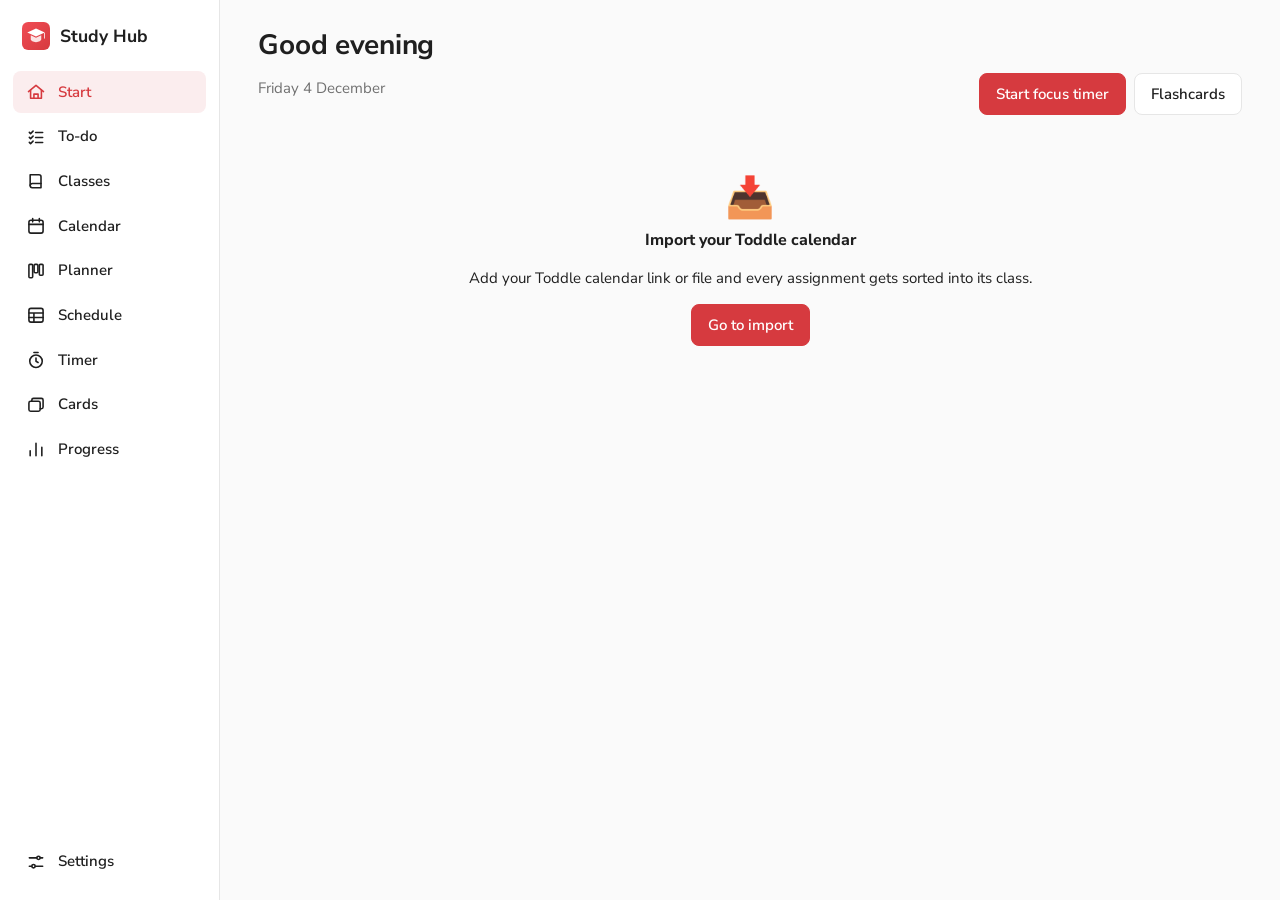
<file: study-hub.html>
<!doctype html>
<html lang="en">
<head>
  <meta charset="utf-8">
  <meta name="viewport" content="width=device-width, initial-scale=1">
  <title>Toddle Study Hub</title>
  <meta name="description" content="Assignments from Toddle sorted by class, plus a timer, flashcards, calendar and progress tracking.">
  <meta name="theme-color" content="#d63a3f">
    <link rel="icon" href="[data-uri]" type="image/svg+xml">
    <style>
@font-face { font-family: "Nunito Sans"; src: url("[data-uri]") format("woff2"); font-weight: 200 1000; font-display: swap; }

/* Colours, radii and shadows follow Toddle's own design tokens (web.toddleapp.com, Nov 2026):
   primary actions red-400, links blue-400, text neutral-100/400, borders neutral-800, tags 900-bg / 300-fg. */
:root {
  --bg: #fafafa; --card: #ffffff; --card-2: #f5f5f5; --hover: #f5f5f5; --text: #1f1f1f; --muted: #707070; --line: #e6e6e6; --line-bold: #cccccc;
  --accent: #d63a3f; --accent-hover: color-mix(in srgb, var(--accent) 78%, #000); --link: #008392;
  --selected: color-mix(in srgb, var(--accent) 9%, var(--card)); --selected-text: var(--accent);
  --good: #008768; --bad: #d63a3f; --warn: #b56000;
  --shadow: none; --shadow-hover: 0 2px 8px rgba(0, 0, 0, .1); --shadow-lg: 0 12px 24px rgba(0, 0, 0, .12);
  --radius: 12px; --radius-btn: 8px;
  --crit-a: #5a5ae2; --crit-b: #008768; --crit-c: #ca4f25; --crit-d: #a43dd7;
  --tag-red-bg: #ffd9da; --tag-red: #ad1d22; --tag-orange-bg: #ffe0d6; --tag-orange: #9f3c19; --tag-green-bg: #e3f1c3; --tag-green: #3e6100;
  --tag-blue-bg: #bffbfb; --tag-blue: #00616e; --tag-neutral-bg: #f5f5f5; --tag-neutral: #525252;
}
:root[data-theme="dark"] { --bg: #121212; --card: #1c1c1c; --card-2: #262626; --hover: #262626; --text: #f5f5f5; --muted: #adadad; --line: #333333; --line-bold: #525252; --link: #2addf1; --good: #04d4aa; --bad: #ff6169; --warn: #ffaa00; --shadow-hover: 0 2px 8px rgba(0, 0, 0, .5); --shadow-lg: 0 12px 24px rgba(0, 0, 0, .55); --crit-a: #8585ff; --crit-b: #04d4aa; --crit-c: #ff865d; --crit-d: #cc66ff; --tag-red-bg: #4a1517; --tag-red: #ffb2b6; --tag-orange-bg: #4a2316; --tag-orange: #ffc2ae; --tag-green-bg: #26350c; --tag-green: #c8e487; --tag-blue-bg: #003f49; --tag-blue: #7feaf6; --tag-neutral-bg: #262626; --tag-neutral: #ccc; }
@media (prefers-color-scheme: dark) {
  :root:not([data-theme="light"]) { --bg: #121212; --card: #1c1c1c; --card-2: #262626; --hover: #262626; --text: #f5f5f5; --muted: #adadad; --line: #333333; --line-bold: #525252; --link: #2addf1; --good: #04d4aa; --bad: #ff6169; --warn: #ffaa00; --shadow-hover: 0 2px 8px rgba(0, 0, 0, .5); --shadow-lg: 0 12px 24px rgba(0, 0, 0, .55); --crit-a: #8585ff; --crit-b: #04d4aa; --crit-c: #ff865d; --crit-d: #cc66ff; --tag-red-bg: #4a1517; --tag-red: #ffb2b6; --tag-orange-bg: #4a2316; --tag-orange: #ffc2ae; --tag-green-bg: #26350c; --tag-green: #c8e487; --tag-blue-bg: #003f49; --tag-blue: #7feaf6; --tag-neutral-bg: #262626; --tag-neutral: #ccc; }
}
* { box-sizing: border-box; }
html { color-scheme: light dark; }
:root[data-theme="light"] { color-scheme: light; }
:root[data-theme="dark"] { color-scheme: dark; }
body { margin: 0; font: 15px/1.5 "Avenir Next", "Nunito Sans", system-ui, -apple-system, "Segoe UI", Roboto, sans-serif; background: var(--bg); color: var(--text); display: grid; grid-template-columns: 220px 1fr; min-height: 100vh; -webkit-font-smoothing: antialiased; }
button, input, select, textarea { font-family: inherit; }
a { color: var(--link); }
h1 { font-size: 1.75rem; font-weight: 700; letter-spacing: -.01em; margin: .2rem 0 .8rem; line-height: 1.2; }
h2 { font-size: 1.05rem; font-weight: 700; margin: 0 0 .7rem; }
h3 { font-size: 1rem; font-weight: 750; margin: 0 0 .3rem; }
.muted { color: var(--muted); } .small { font-size: .85rem; } .late { color: var(--bad); } .hidden { visibility: hidden; }
.skip { position: absolute; left: -999px; } .skip:focus { left: 8px; top: 8px; z-index: 99; background: var(--card); padding: .5rem; }

/* nav */
.nav { position: sticky; top: 0; height: 100vh; padding: 1.1rem .8rem; display: flex; flex-direction: column; gap: 3px; background: var(--card); border-right: 1px solid var(--line); }
.brand { display: flex; align-items: center; gap: .6rem; font-weight: 700; font-size: 1.1rem; padding: .3rem .6rem 1.1rem; }
.nav a { display: flex; align-items: center; gap: .75rem; padding: .6rem .8rem; border-radius: var(--radius-btn); color: var(--text); text-decoration: none; font-weight: 600; }
.nav a svg { width: 20px; height: 20px; flex: none; fill: none; stroke: currentColor; stroke-width: 1.9; stroke-linecap: round; stroke-linejoin: round; }
.nav a:hover { background: var(--hover); }
.nav a.active { background: var(--selected); color: var(--selected-text); }
.nav a b { margin-left: auto; font: 700 .8rem/1 ui-monospace, monospace; color: var(--accent); }
.nav-end { margin-top: 0; }
.nav-sync { margin-top: auto; padding: 0 .25rem .4rem; min-height: 2rem; }
main { padding: 1.6rem clamp(1rem, 3vw, 2.6rem) 3rem; max-width: 1180px; width: 100%; }
#view { outline: none; }

/* layout bits */
.grid { display: grid; gap: 1.1rem; margin-bottom: 1.1rem; }
.grid.stats { grid-template-columns: repeat(auto-fit, minmax(150px, 1fr)); }
.grid.two { grid-template-columns: minmax(0, 3fr) minmax(0, 2fr); align-items: start; }
.grid.classes, .grid.decks { grid-template-columns: repeat(auto-fill, minmax(250px, 1fr)); }
.card { background: var(--card); border: 1px solid var(--line); border-radius: var(--radius); padding: 1.1rem 1.25rem; box-shadow: var(--shadow); margin-bottom: 1.1rem; }
.grid > .card { margin-bottom: 0; }
.page-head { display: flex; justify-content: space-between; align-items: flex-end; gap: 1rem; flex-wrap: wrap; margin-bottom: .8rem; }
.page-head h1 { margin-bottom: .1rem; }
.sec-head { display: flex; justify-content: space-between; align-items: center; gap: .5rem; }
.row { display: flex; gap: .5rem; flex-wrap: wrap; align-items: center; } .row.nowrap { flex-wrap: nowrap; } .center { justify-content: center; }
.stat { text-align: left; } .stat-num { font-size: 1.8rem; font-weight: 800; line-height: 1.1; } .stat-num small { font-size: .9rem; font-weight: 600; color: var(--muted); margin-left: 2px; }
.stat.warn .stat-num { color: var(--bad); }
.lede { font-size: 1.05rem; margin: -.2rem 0 1.2rem; color: var(--muted); } .lede b { color: var(--text); } .lede a, .lede .linkbtn { font-weight: 700; }
.back { display: inline-block; margin-bottom: .5rem; }

/* buttons & forms */
.btn { font: inherit; font-weight: 600; padding: .55rem 1rem; border-radius: var(--radius-btn); border: 1px solid var(--line); background: var(--card); color: var(--text); transition: background .12s, border-color .12s; cursor: pointer; text-decoration: none; display: inline-flex; align-items: center; gap: .4rem; }
.btn:hover:not(:disabled) { background: var(--hover); border-color: var(--line-bold); }
.btn:disabled { opacity: .45; cursor: not-allowed; }
.btn.primary { background: var(--accent); border-color: var(--accent); color: #fff; }
.btn.primary:hover:not(:disabled) { background: var(--accent-hover); border-color: var(--accent-hover); }
.btn.danger { color: var(--bad); } .btn.danger-solid { background: var(--bad); border-color: var(--bad); color: #fff; } .btn.danger-solid:hover:not(:disabled) { background: var(--accent-hover); border-color: var(--accent-hover); }
.btn.small { padding: .32rem .75rem; font-size: .85rem; border-radius: 6px; } .btn.big { font-size: 1.15rem; padding: .8rem 2.2rem; }
.icon-btn { border: 0; background: var(--card-2); color: var(--muted); width: 2.2rem; height: 2.2rem; border-radius: 50%; font-size: 1.4rem; line-height: 1; cursor: pointer; } .icon-btn:hover { color: var(--text); }
:focus-visible { outline: 2px solid #00b0c2; outline-offset: 2px; }
input, select, textarea { font: inherit; padding: .55rem .75rem; border-radius: var(--radius-btn); border: 1px solid var(--line-bold); background: var(--card); color: var(--text); width: 100%; }
textarea { resize: vertical; }
.field { display: flex; flex-direction: column; gap: .25rem; font-weight: 600; font-size: .9rem; margin-bottom: .8rem; } .field .muted { font-weight: 500; }
.field.grow, .grow { flex: 1 1 200px; } .center-field { max-width: 260px; margin: 1rem auto 0; }
.form-row { display: flex; gap: .8rem; flex-wrap: wrap; align-items: flex-end; } .form-row .field { flex: 1 1 140px; }
.form-card { margin-top: 1rem; }
.check-row { display: flex; gap: .6rem; align-items: center; margin: .4rem 0; } .check-row input { width: auto; }
.swatch { width: 34px; height: 34px; border-radius: 50%; border: 3px solid var(--card); box-shadow: 0 0 0 1px var(--line); cursor: pointer; } .swatch.active { box-shadow: 0 0 0 3px var(--text); }
.swatches { display: grid; grid-template-columns: repeat(6, 34px); gap: .35rem; padding: .6rem; min-width: 0; }
.note { background: color-mix(in srgb, var(--warn) 12%, transparent); border-left: 4px solid var(--warn); padding: .7rem .9rem; border-radius: 10px; margin: 1rem 0; font-size: .92rem; }
.chip { font: inherit; font-size: .85rem; font-weight: 600; padding: .3rem .85rem; border-radius: 99px; border: 1px solid var(--line-bold); background: var(--card); color: var(--text); cursor: pointer; } .chip:hover { background: var(--hover); } .chip.active { background: var(--text); border-color: var(--text); color: var(--card); }
.filters { display: flex; gap: .6rem; flex-wrap: wrap; align-items: center; margin: .5rem 0 1rem; } .filters select, .filters input { width: auto; flex: 1 1 140px; max-width: 220px; }
.tabs { display: flex; gap: .3rem; justify-content: center; margin-bottom: 1rem; flex-wrap: wrap; } .tabs.left { justify-content: flex-start; border-bottom: 1px solid var(--line); gap: .2rem; }
.tab { font: inherit; border: 0; background: transparent; color: var(--muted); padding: .4rem .9rem; border-radius: 99px; cursor: pointer; font-weight: 700; text-decoration: none; } .tab.active { background: var(--selected); color: var(--selected-text); }
.tabs.left .tab { border-radius: 0; padding: .55rem .9rem; border-bottom: 3px solid transparent; margin-bottom: -1px; } .tabs.left .tab.active { background: none; color: var(--text); border-bottom-color: var(--accent); }
.tab-hot .count { color: var(--bad); font-weight: 800; }
.seg { display: inline-flex; background: var(--card-2); border: 1px solid var(--line); border-radius: var(--radius-btn); padding: 3px; gap: 2px; }
.seg-btn { font: inherit; font-size: .85rem; font-weight: 600; border: 0; background: transparent; color: var(--muted); padding: .3rem .8rem; border-radius: 6px; cursor: pointer; }
.seg-btn.on { background: var(--card); color: var(--text); box-shadow: 0 1px 3px rgba(0, 0, 0, .12); }

/* rows */
.day-h { margin: 1.2rem 0 .4rem; font-size: .78rem; font-weight: 800; color: var(--muted); text-transform: uppercase; letter-spacing: .06em; display: flex; align-items: center; gap: .35rem; } .day-h:first-child { margin-top: 0; }
.card > .day-h:first-of-type { margin-top: .2rem; }
.count { font-weight: 600; color: var(--muted); font-size: .85rem; margin-left: .25rem; text-transform: none; letter-spacing: 0; }
.card.flush { padding-top: .1rem; padding-bottom: .1rem; }
.list > :last-child { border-bottom: 0; }
.trow { display: flex; gap: .8rem; padding: .65rem 0; border-bottom: 1px solid var(--line); align-items: flex-start; }
.trow.is-done .task-title { color: var(--muted); text-decoration: line-through; }
.trow.is-mat .task-title { color: var(--muted); font-weight: 600; }
.check { flex: none; width: 20px; height: 20px; border-radius: 4px; border: 1.5px solid var(--line-bold); background: transparent; color: #fff; font-weight: 800; font-size: .8rem; cursor: pointer; display: grid; place-items: center; margin-top: 2px; padding: 0; } .check:hover { border-color: var(--text); } .check[aria-pressed="true"] { background: var(--good); border-color: var(--good); }
.mat-lead { flex: none; width: 22px; height: 22px; display: grid; place-items: center; color: var(--muted); margin-top: 2px; }
.ico { width: 18px; height: 18px; fill: none; stroke: currentColor; stroke-width: 1.8; stroke-linecap: round; stroke-linejoin: round; flex: none; }
.task-main { flex: 1; min-width: 0; }
.task-open { font: inherit; color: inherit; text-align: left; background: none; border: 0; padding: 0; cursor: pointer; display: block; width: 100%; }
.task-open:hover .task-title, .task-open.task-title:hover { color: var(--link); }
.linkish { font-weight: 700; }
.task-title { font-weight: 700; overflow-wrap: anywhere; display: block; }
.task-meta { display: flex; gap: .25rem .75rem; flex-wrap: wrap; align-items: center; font-size: .82rem; color: var(--muted); margin-top: .15rem; } .due.late { color: var(--bad); font-weight: 650; }
.res-count { display: inline-flex; align-items: center; gap: .15rem; } .res-count .ico { width: 14px; height: 14px; }
.tag { font-size: .72rem; font-weight: 600; padding: .1rem .5rem; border-radius: 4px; background: var(--tag-blue-bg); color: var(--tag-blue); }
.t-summ { background: var(--tag-red-bg); color: var(--tag-red); } .t-form { background: var(--tag-orange-bg); color: var(--tag-orange); } .t-quick { background: var(--tag-green-bg); color: var(--tag-green); }
.t-mat { background: var(--tag-neutral-bg); color: var(--tag-neutral); }
.crit { display: inline-grid; place-items: center; min-width: 1.35rem; height: 1.35rem; padding: 0 .25rem; border-radius: 4px; font-size: .72rem; font-weight: 700; color: #fff; background: var(--muted); }
.crit-A { background: var(--crit-a); } .crit-B { background: var(--crit-b); } .crit-C { background: var(--crit-c); } .crit-D { background: var(--crit-d); }
.task-meta .crit + .crit { margin-left: -.55rem; }
.class-label { display: inline-flex; align-items: center; gap: .35rem; color: var(--muted); text-decoration: none; font-weight: 650; } a.class-label:hover { color: var(--text); }
.dot { width: 9px; height: 9px; border-radius: 50%; background: var(--c, var(--muted)); flex: none; display: inline-block; }
.ev-dot { flex: none; width: 22px; height: 22px; position: relative; } .ev-dot::after { content: ""; position: absolute; inset: 7px; border-radius: 50%; background: var(--accent); opacity: .5; } .ev-dot.off::after { background: var(--muted); }
.mini-row { display: flex; justify-content: space-between; align-items: flex-start; gap: 1rem; padding: .6rem 0; border-bottom: 1px solid var(--line); text-decoration: none; color: var(--text); width: 100%; } .mini-row:last-child { border-bottom: 0; } .mini-row:hover .mini-title { color: var(--link); }
.mini-row > span:first-child { display: flex; flex-direction: column; min-width: 0; } .mini-title { font-weight: 700; overflow-wrap: anywhere; } .mini-date { text-align: right; font-size: .82rem; color: var(--muted); white-space: nowrap; }
.linkbtn { font: inherit; background: none; border: 0; padding: 0; color: var(--link); text-decoration: underline; cursor: pointer; text-align: left; }
.pad { padding: 1rem 0; }

/* start */
.hero { border-top: 5px solid var(--c); }
.hero-label { font-size: .75rem; font-weight: 800; text-transform: uppercase; letter-spacing: .07em; color: var(--muted); }
.hero-title { font-size: 1.25rem; font-weight: 800; margin: .25rem 0 .3rem; line-height: 1.3; }
.hero-count { display: flex; align-items: baseline; gap: .45rem; flex-wrap: wrap; margin: .8rem 0 .2rem; } .hero-count b { font-size: 2.4rem; line-height: 1; color: var(--c); font-weight: 700; } .hero-count span { font-weight: 700; } .hero-count .muted { font-weight: 500; width: 100%; font-size: .9rem; }
.hero-rest { margin-top: .8rem; border-top: 1px solid var(--line); }
.crunch { border-left: 4px solid var(--warn); } .crunch-row { padding: .4rem 0; }
.catchup { display: flex; gap: 1rem 1.5rem; align-items: center; justify-content: space-between; flex-wrap: wrap; background: var(--selected); border-color: color-mix(in srgb, var(--accent) 25%, var(--line)); }
.catchup > div:first-child { flex: 1 1 320px; } .catchup h2 { margin-bottom: .25rem; } .catchup p { margin: 0; }

/* classes */
.class-card, .deck { text-decoration: none; color: var(--text); display: block; transition: transform .12s, box-shadow .12s; }
.class-card:hover, .deck:hover { box-shadow: var(--shadow-hover); border-color: var(--line-bold); }
.deck { border-top: 5px solid var(--c); }
.class-card { padding: 0; overflow: hidden; }
.cc-banner { height: 84px; position: relative; background: var(--c); }
.cc-banner::after { content: ""; position: absolute; inset: 0; background: radial-gradient(circle at 85% 20%, rgba(255, 255, 255, .35) 0 18%, transparent 19%), radial-gradient(circle at 70% 110%, rgba(255, 255, 255, .2) 0 30%, transparent 31%); }
.cc-icon { position: absolute; left: 1.1rem; bottom: -22px; width: 48px; height: 48px; border-radius: 50%; background: var(--card); display: grid; place-items: center; font-size: 1.5rem; box-shadow: var(--shadow); z-index: 1; }
.cc-icon.big { position: static; width: 64px; height: 64px; font-size: 2rem; border-radius: 50%; flex: none; background: color-mix(in srgb, var(--c) 18%, var(--card)); box-shadow: none; }
.cc-code { position: absolute; right: .8rem; top: .6rem; color: #fff; font-size: .78rem; font-weight: 800; background: rgba(0, 0, 0, .18); padding: .1rem .5rem; border-radius: 99px; z-index: 1; }
.cc-body { padding: 1.9rem 1.2rem 1.1rem; }
.cc-body h3 { font-size: 1.08rem; margin: 0; }
.cc-nums { display: flex; gap: .8rem; margin: .5rem 0 .3rem; font-size: .9rem; flex-wrap: wrap; }
.cc-next { margin-top: .3rem; }
.class-hero { display: flex; gap: 1rem; align-items: center; flex-wrap: wrap; padding: 1rem 1.2rem; margin-bottom: 1.1rem; border-radius: var(--radius); background: var(--card); border: 1px solid var(--line); border-top: 6px solid var(--c); }
.class-hero h1 { margin: 0; }
.crit-grid { display: grid; grid-template-columns: repeat(auto-fit, minmax(170px, 1fr)); gap: .6rem; }
.crit-box { display: flex; gap: .6rem; align-items: flex-start; padding: .6rem .7rem; border-radius: 12px; background: var(--card-2); } .crit-box .crit { width: 1.9rem; height: 1.9rem; font-size: .95rem; flex: none; } .crit-box.none { opacity: .6; } .crit-box.none .crit { background: var(--muted); }
.bar { display: flex; height: 9px; border-radius: 99px; background: var(--line); overflow: hidden; margin: .4rem 0; } .bar span { display: block; height: 100%; }
.deck-foot { display: flex; justify-content: space-between; margin-top: .8rem; font-size: .9rem; } .due-pill { background: var(--accent); color: #fff; border-radius: 99px; padding: 0 .6rem; font-size: .8rem; font-weight: 800; }
.empty { text-align: center; padding: 2.5rem 1rem; } .empty-icon { font-size: 2.5rem; }
.matrix { width: 100%; border-collapse: collapse; font-size: .92rem; } .matrix th, .matrix td { padding: .4rem .3rem; border-bottom: 1px solid var(--line); text-align: center; } .matrix th:first-child { text-align: left; font-weight: 650; } .matrix th a { color: var(--text); text-decoration: none; display: inline-flex; gap: .4rem; align-items: center; } .matrix td { font-weight: 800; } .matrix td.zero { color: var(--muted); font-weight: 500; } .matrix tr:last-child > * { border-bottom: 0; }

/* calendar: month */
.cal { display: grid; grid-template-columns: repeat(7, minmax(0, 1fr)); gap: 1px; margin-bottom: .6rem; background: var(--line); border: 1px solid var(--line); border-radius: var(--radius); overflow: hidden; box-shadow: var(--shadow); }
.cal-dow { background: var(--card); text-align: center; font-size: .78rem; font-weight: 800; color: var(--muted); padding: .45rem 0; text-transform: uppercase; letter-spacing: .05em; }
.cal-cell { background: var(--card); border: 0; padding: .3rem 0; min-height: 104px; text-align: left; font: inherit; color: var(--text); cursor: pointer; display: flex; flex-direction: column; gap: 2px; overflow: hidden; }
.cal-cell > .cal-num, .cal-cell > .cal-chips, .cal-cell > .cal-more { margin: 0 .3rem; }
.cal-cell.other { background: color-mix(in srgb, var(--bg) 70%, var(--card)); color: var(--muted); } .cal-cell:hover { background: color-mix(in srgb, var(--accent) 6%, var(--card)); }
.cal-cell.is-off { background: repeating-linear-gradient(135deg, var(--card) 0 8px, color-mix(in srgb, var(--muted) 7%, var(--card)) 8px 9px); }
.cal-cell.selected { outline: 2px solid var(--accent); outline-offset: -2px; } .cal-cell.today .cal-num { background: var(--accent); color: #fff; }
.cal-num { font-size: .8rem; font-weight: 800; width: 1.6rem; height: 1.6rem; display: grid; place-items: center; border-radius: 50%; }
.cal-chip { font-size: .7rem; font-weight: 650; line-height: 1.3; padding: 1px 6px; border-radius: 5px; background: color-mix(in srgb, var(--c) 16%, transparent); border-left: 3px solid var(--c); white-space: nowrap; overflow: hidden; text-overflow: ellipsis; color: var(--text); font-family: inherit; border-top: 0; border-right: 0; border-bottom: 0; text-align: left; }
.cal-chip.strong { background: var(--c); color: #fff; font-weight: 800; border-left-color: color-mix(in srgb, var(--c) 70%, #000); }
.cal-chip.formative { background: color-mix(in srgb, var(--c) 32%, transparent); font-weight: 800; }
.cal-chip.mat { background: transparent; border-left-style: dotted; color: var(--muted); }
.cal-chip.ev { border-left-style: dashed; }
.cal-chip.is-done { text-decoration: line-through; opacity: .5; }
.cal-band { display: block; font-size: .68rem; font-weight: 800; line-height: 1.5; padding: 0 .4rem; background: color-mix(in srgb, var(--accent) 22%, var(--card)); color: var(--text); white-space: nowrap; overflow: hidden; text-overflow: ellipsis; border: 0; font-family: inherit; text-align: left; }
.cal-band.off { background: color-mix(in srgb, var(--muted) 24%, var(--card)); }
.cal-band.b-start { margin-left: .3rem; border-top-left-radius: 6px; border-bottom-left-radius: 6px; } .cal-band.b-end { margin-right: .3rem; border-top-right-radius: 6px; border-bottom-right-radius: 6px; }
.cal-chips { display: flex; flex-direction: column; gap: 2px; min-width: 0; }
.cal-more { font-size: .7rem; color: var(--muted); font-weight: 700; } .cal-title { min-width: 9.5rem; text-align: center; }
.cal-key { display: flex; flex-wrap: wrap; gap: .5rem; align-items: center; margin: 0 0 1.1rem; } .cal-key .cal-chip, .cal-key .cal-band { display: inline-block; margin: 0; }

/* calendar: week */
.wk-scroll { overflow-x: auto; margin-bottom: .6rem; border: 1px solid var(--line); border-radius: var(--radius); background: var(--card); box-shadow: var(--shadow); }
.wk { display: grid; grid-template-columns: 3.6rem repeat(7, minmax(110px, 1fr)); min-width: 820px; }
.wk-corner { border-bottom: 1px solid var(--line); padding: .3rem; font-size: .7rem; display: flex; align-items: flex-end; }
.wk-head { border: 0; border-bottom: 1px solid var(--line); border-left: 1px solid var(--line); background: var(--card); color: var(--muted); font: inherit; padding: .45rem; display: flex; gap: .4rem; align-items: baseline; justify-content: center; cursor: pointer; }
.wk-head b { color: var(--text); font-size: 1.15rem; } .wk-head.today b { background: var(--accent); color: #fff; border-radius: 99px; padding: 0 .45rem; } .wk-head.selected { background: color-mix(in srgb, var(--accent) 7%, var(--card)); }
.wk-allday { border-left: 1px solid var(--line); border-bottom: 1px solid var(--line); padding: .25rem; display: flex; flex-direction: column; gap: 2px; min-height: 1.8rem; min-width: 0; }
.wk-allday .cal-band { margin: 0; border-radius: 6px; cursor: pointer; }
.wk-allday .cal-chip { cursor: pointer; }
.wk-times { position: relative; } .wk-times span { position: absolute; right: .4rem; transform: translateY(-50%); font-size: .7rem; color: var(--muted); } .wk-times span:first-child { transform: none; }
.wk-col { position: relative; border-left: 1px solid var(--line); } .wk-col.today { background: color-mix(in srgb, var(--accent) 4%, transparent); }
.wk-line { position: absolute; left: 0; right: 0; border-top: 1px solid var(--line); opacity: .7; }
.wk-lesson { position: absolute; left: 0; right: 0; background: color-mix(in srgb, var(--c) 9%, transparent); border-top: 1px solid color-mix(in srgb, var(--c) 30%, transparent); font-size: .65rem; color: var(--muted); padding: 1px 4px; overflow: hidden; }
.wk-item { position: absolute; font: inherit; font-size: .72rem; line-height: 1.25; text-align: left; padding: 2px 5px; border-radius: 6px; border: 0; border-left: 3px solid var(--c); background: color-mix(in srgb, var(--c) 18%, var(--card)); color: var(--text); overflow: hidden; cursor: pointer; z-index: 1; box-shadow: 0 1px 2px rgba(0, 0, 0, .08); }
.wk-item.strong { background: var(--c); color: #fff; font-weight: 800; } .wk-item.is-done { opacity: .5; text-decoration: line-through; } .wk-item.mat { background: var(--card); border-left-style: dotted; color: var(--muted); }
.wk-item:hover { z-index: 2; box-shadow: var(--shadow-lg); }

/* timer */
.timer-wrap { max-width: 460px; margin: 0 auto 1rem; text-align: center; }
.ring-box { position: relative; width: min(280px, 80vw); margin: .5rem auto 1.2rem; } .ring { width: 100%; display: block; } .ring-bg { fill: none; stroke: var(--line); stroke-width: 12; } .ring-fg { fill: none; stroke: var(--accent); stroke-width: 12; stroke-linecap: round; transition: stroke-dashoffset .25s linear; }
.ring-text { position: absolute; inset: 0; display: grid; place-content: center; } .time-big { font: 700 3.2rem/1 ui-monospace, "SF Mono", Menlo, monospace; }

/* progress */
.prog-row { margin-bottom: .9rem; } .prog-name { display: flex; justify-content: space-between; gap: .5rem; font-weight: 700; } .prog-name a { color: var(--text); text-decoration: none; }
.key { display: inline-block; width: 10px; height: 10px; border-radius: 3px; margin: 0 4px 0 8px; }
.chart { display: flex; gap: 4px; align-items: flex-end; height: 140px; margin: .5rem 0; } .col { flex: 1; height: 100%; display: flex; flex-direction: column; justify-content: flex-end; align-items: center; } .col-bar { width: 100%; background: var(--accent); border-radius: 5px 5px 0 0; min-height: 2px; } .col-lab { font-size: .65rem; color: var(--muted); margin-top: 2px; }

/* flashcards */
.flashcard { display: flex; flex-direction: column; justify-content: center; align-items: center; gap: .6rem; width: 100%; min-height: 280px; padding: 2rem; margin: 1rem 0; border-radius: 22px; border: 2px solid var(--line); background: var(--card); color: var(--text); font: inherit; cursor: pointer; box-shadow: var(--shadow); } .flashcard.flipped { border-color: var(--accent); background: color-mix(in srgb, var(--accent) 6%, var(--card)); }
.fc-label { font-size: .75rem; text-transform: uppercase; letter-spacing: .1em; color: var(--muted); } .fc-text { font-size: clamp(1.3rem, 3.5vw, 2rem); font-weight: 700; text-align: center; overflow-wrap: anywhere; white-space: pre-wrap; }
.study-done { text-align: center; max-width: 480px; margin: 2rem auto; }
.card-list { display: flex; flex-direction: column; gap: .4rem; margin-top: 1rem; } .card-item { display: flex; justify-content: space-between; gap: 1rem; align-items: center; padding: .6rem .9rem; background: var(--card); border: 1px solid var(--line); border-radius: 12px; } .card-item > div:first-child { min-width: 0; overflow-wrap: anywhere; }
.card-item.card-edit { align-items: flex-end; border-color: var(--accent); } .card-edit .field { margin: 0; }
.box-pill { font-size: .7rem; color: var(--muted); border: 1px solid var(--line); border-radius: 99px; padding: 0 .5rem; } .footer-row { margin-top: 1.5rem; }

#toast { position: fixed; left: 50%; bottom: 24px; transform: translate(-50%, 20px); background: var(--text); color: var(--bg); padding: .65rem 1.1rem; border-radius: 12px; opacity: 0; pointer-events: none; transition: .2s; z-index: 80; max-width: 90vw; font-size: .9rem; font-weight: 650; } #toast.show { opacity: 1; transform: translate(-50%, 0); }

/* dialogs */
.dlg { border: 1px solid var(--line); border-radius: 18px; padding: 1.3rem 1.4rem 1.1rem; background: var(--card); color: var(--text); box-shadow: var(--shadow-lg); width: min(440px, calc(100vw - 2rem)); }
.dlg::backdrop { background: rgba(15, 17, 30, .45); }
.dlg p { margin: 0 0 1.1rem; } .dlg-actions { display: flex; justify-content: flex-end; gap: .5rem; flex-wrap: wrap; }

/* task drawer */
.drawer-backdrop { position: fixed; inset: 0; background: rgba(15, 17, 30, .35); z-index: 60; animation: fade .15s ease-out; }
.drawer { position: fixed; top: 0; right: 0; bottom: 0; width: min(480px, 100vw); background: var(--card); z-index: 61; overflow-y: auto; padding: 0 1.5rem 2rem; box-shadow: var(--shadow-lg); outline: none; animation: slide .18s ease-out; }
.drawer-band { height: 6px; margin: 0 -1.5rem; background: var(--c); position: sticky; top: 0; z-index: 1; }
.drawer-top { display: flex; justify-content: space-between; align-items: center; padding: 1rem 0 .3rem; }
.drawer h2#drawer-title { font-size: 1.4rem; margin: .2rem 0 .4rem; line-height: 1.3; }
.drawer-h { font-size: .78rem; font-weight: 800; color: var(--muted); text-transform: uppercase; letter-spacing: .06em; margin: 1.3rem 0 .5rem; }
.facts { display: grid; grid-template-columns: auto 1fr; gap: .3rem 1rem; margin: 1rem 0; font-size: .92rem; } .facts dt { color: var(--muted); font-weight: 650; } .facts dd { margin: 0; font-weight: 650; }
.drawer .seg { margin: .2rem 0 .4rem; } .drawer .seg-btn { padding: .4rem .95rem; }
.res-list { display: flex; flex-direction: column; gap: .4rem; }
.res { display: flex; align-items: center; gap: .7rem; padding: .6rem .8rem; border: 1px solid var(--line); border-radius: 12px; text-decoration: none; color: var(--text); background: var(--card); } .res:hover { background: var(--hover); border-color: var(--line-bold); }
.res .ico { width: 22px; height: 22px; color: var(--link); } .res span { display: flex; flex-direction: column; min-width: 0; } .res small { color: var(--muted); overflow: hidden; text-overflow: ellipsis; white-space: nowrap; }
.res-slides .ico { color: #d97706; } .res-doc .ico { color: #2563eb; } .res-sheet .ico { color: #16a34a; } .res-form .ico { color: #7c3aed; } .res-video .ico { color: #dc2626; }
.rich { font-size: .95rem; overflow-wrap: anywhere; } .rich p { margin: 0 0 .7rem; } .rich ul, .rich ol { padding-left: 1.3rem; margin: 0 0 .7rem; }
.drawer-plan .field { margin-bottom: 0; }
.drawer-actions { display: flex; flex-wrap: wrap; gap: .5rem; margin-top: 1.5rem; padding-top: 1rem; border-top: 1px solid var(--line); }
body.drawer-open { overflow: hidden; }
@keyframes slide { from { transform: translateX(40px); opacity: 0; } }
@keyframes fade { from { opacity: 0; } }

@media (max-width: 900px) { .grid.two { grid-template-columns: 1fr; } }
@media (max-width: 760px) {
  body { grid-template-columns: 1fr; padding-bottom: 66px; }
  .nav { position: fixed; inset: auto 0 0 0; height: auto; flex-direction: row; justify-content: space-around; padding: .3rem; border-right: 0; border-top: 1px solid var(--line); z-index: 20; gap: 0; }
  .brand { display: none; } .nav { padding: .3rem .1rem; } .nav a { flex-direction: column; gap: .1rem; padding: .3rem 0; font-size: .58rem; flex: 1 1 0; min-width: 0; align-items: center; } .nav a span { max-width: 100%; overflow: hidden; text-overflow: ellipsis; } .nav a b { margin: 0; position: absolute; transform: translateY(-14px); font-size: .6rem; } .nav-end { margin-top: 0; }
  main { padding-top: 1rem; } h1 { font-size: 1.45rem; }
  .cal-cell { min-height: 58px; } .cal-chip { font-size: 0; padding: 0; width: 8px; height: 8px; border-radius: 50%; border: 0; background: var(--c); display: inline-block; margin-right: 2px; } .cal-chips { flex-direction: row; flex-wrap: wrap; } .cal-more { display: none; } .cal-band { font-size: 0; height: 5px; }
  .cal-key .cal-chip { font-size: .7rem; width: auto; height: auto; padding: 1px 6px; border-radius: 5px; } .cal-key .cal-band { font-size: .68rem; height: auto; }
  .drawer { width: 100vw; padding: 0 1rem 2rem; } .drawer-band { margin: 0 -1rem; }
}
@media (prefers-reduced-motion: reduce) { * { transition: none !important; animation: none !important; } }

.note.err { background: color-mix(in srgb, var(--bad) 10%, transparent); border-left-color: var(--bad); }
.note pre { white-space: pre-wrap; word-break: break-all; user-select: text; font: .8rem/1.5 ui-monospace, Menlo, monospace; margin: .5rem 0; }

.sched-frame { width: 100%; height: calc(100vh - 8rem); min-height: 560px; border: 1px solid var(--line); border-radius: var(--radius); background: var(--bg); display: block; }
@media (max-width: 760px) { .sched-frame { height: calc(100vh - 10rem); } }

.narrow { max-width: 780px; }
.note.info { background: color-mix(in srgb, var(--link) 9%, transparent); border-left-color: var(--link); }

/* planner */
.pweek { display: grid; grid-template-columns: repeat(auto-fill, minmax(190px, 1fr)); gap: .6rem; align-items: start; margin-bottom: 1rem; }
@media (min-width: 1180px) { .pweek { grid-template-columns: var(--cols, repeat(7, minmax(0, 1fr))); } }
.pday { background: var(--card); border: 1px solid var(--line); border-radius: var(--radius); padding: .65rem; min-height: 170px; display: flex; flex-direction: column; gap: .4rem; box-shadow: var(--shadow); }
.pday.today { border-color: var(--accent); box-shadow: 0 0 0 1px var(--accent); }
.pday.weekend { background: color-mix(in srgb, var(--bg) 55%, var(--card)); box-shadow: none; }
.pday-head { display: flex; flex-direction: column; gap: .05rem; font-size: .9rem; }
.p-off { font-size: .75rem; font-weight: 700; color: var(--muted); background: color-mix(in srgb, var(--muted) 14%, transparent); border-radius: 6px; padding: .15rem .45rem; }
.p-lessons { display: flex; flex-wrap: wrap; gap: 3px; }
.lesson-pill { font-size: .66rem; font-weight: 700; padding: 0 .4rem; border-radius: 99px; background: color-mix(in srgb, var(--c) 16%, transparent); color: var(--text); white-space: nowrap; max-width: 100%; overflow: hidden; text-overflow: ellipsis; }
.over { color: var(--warn); font-weight: 700; }
[data-drop].drop-on { outline: 2px dashed var(--accent); outline-offset: -2px; background: color-mix(in srgb, var(--accent) 7%, var(--card)); }
.tray { display: grid; grid-template-columns: repeat(auto-fill, minmax(230px, 1fr)); gap: .5rem; margin: .4rem 0 .6rem; }
.p-main { flex: 1; min-width: 0; } .p-main summary { cursor: pointer; list-style: none; } .p-main summary::-webkit-details-marker { display: none; }
.p-edit { padding-top: .5rem; display: flex; flex-direction: column; gap: .4rem; } .p-edit .field { margin: 0; font-size: .75rem; }
.due-mark { font-size: .72rem; color: var(--muted); border-left: 3px solid var(--bad); padding-left: .4rem; overflow-wrap: anywhere; } .due-mark b { color: var(--bad); }

/* flashcard study modes */
.quiz { max-width: 640px; margin: 1rem auto; text-align: center; display: flex; flex-direction: column; gap: .8rem; padding: 1.5rem; }
.quiz input { text-align: center; font-size: 1.1rem; }
.mc-list { display: grid; gap: .5rem; }
.mc-opt { justify-content: flex-start; text-align: left; padding: .7rem 1rem; }
.mc-key { display: inline-grid; place-items: center; width: 1.4rem; height: 1.4rem; border-radius: 6px; background: var(--line); font-size: .75rem; color: var(--muted); flex: none; }
.mc-opt.right { border-color: var(--good); background: color-mix(in srgb, var(--good) 14%, transparent); }
.mc-opt.wrong { border-color: var(--bad); background: color-mix(in srgb, var(--bad) 12%, transparent); }
.mc-opt:disabled { opacity: 1; cursor: default; }
.verdict { font-weight: 800; font-size: 1.1rem; } .v-correct { color: var(--good); } .v-almost { color: var(--warn); } .v-wrong { color: var(--bad); }
.answer-cmp { display: grid; grid-template-columns: 1fr 1fr; gap: .8rem; text-align: left; overflow-wrap: anywhere; }
.answer-cmp .fc-label { display: block; }
.prev-row { display: flex; justify-content: space-between; gap: 1rem; padding: .25rem 0; border-bottom: 1px solid var(--line); font-size: .85rem; overflow-wrap: anywhere; }
.study-opts { margin-top: 1rem; }
@media (max-width: 380px) { .nav a { font-size: .52rem; } }
.pcard { padding: .5rem .6rem; border: 1px solid var(--line); border-left: 3px solid var(--c, var(--accent)); border-radius: 10px; background: var(--card); cursor: grab; }
.pcard.prep { border-left-style: dashed; background: color-mix(in srgb, var(--c) 6%, var(--card)); }
.pcard.is-done { opacity: .55; } .pcard.dragging { opacity: .35; }
.p-title { display: -webkit-box; -webkit-line-clamp: 3; -webkit-box-orient: vertical; overflow: hidden; font-size: .84rem; line-height: 1.25; font-weight: 700; overflow-wrap: break-word; hyphens: auto; }
.p-meta { display: flex; align-items: center; gap: .4rem; margin-top: .35rem; min-width: 0; font-size: .72rem; color: var(--muted); }
.p-meta .check { width: 16px; height: 16px; border-radius: 5px; font-size: .6rem; margin: 0; }
.p-cls { min-width: 0; overflow: hidden; text-overflow: ellipsis; white-space: nowrap; }
.p-min { margin-left: auto; white-space: nowrap; }
.p-flag { display: inline-block; margin-top: .3rem; font-size: .68rem; font-weight: 800; color: var(--warn); }
.p-due { display: inline-block; margin-top: .3rem; font-size: .68rem; font-weight: 700; color: var(--muted); }

/* alerts */
.alertbar { display: flex; align-items: center; gap: .75rem; padding: .6rem .9rem; margin-bottom: 1rem; border: 1px solid color-mix(in srgb, var(--warn) 45%, var(--line)); border-left: 4px solid var(--warn); border-radius: var(--radius); background: color-mix(in srgb, var(--warn) 9%, var(--card)); }
.alertbar.hot { border-color: color-mix(in srgb, var(--bad) 45%, var(--line)); border-left-color: var(--bad); background: color-mix(in srgb, var(--bad) 8%, var(--card)); }
.alertbar-text { flex: 1; font-size: .92rem; } .alertbar-x { border: 0; background: none; color: var(--muted); font-size: 1.3rem; line-height: 1; cursor: pointer; padding: 0 .25rem; }
.nav a b.count-badge { margin-left: auto; min-width: 1.25rem; padding: .05rem .4rem; border-radius: 99px; background: var(--bad); color: #fff; font: 700 .7rem/1.3 "Avenir Next", "Nunito Sans", system-ui, sans-serif; text-align: center; }
.nav a b.count-badge[hidden] { display: none; }
.alist > .arow { border-bottom: 1px solid var(--line); } .alist > .arow:last-child { border-bottom: 0; }
.arow { display: flex; align-items: flex-start; justify-content: space-between; gap: 1rem; padding: .7rem 0; }
.arow-main { min-width: 0; flex: 1; } .arow .task-title { text-decoration: none; color: var(--text); } .arow .task-title:hover { color: var(--link); }
.arow-actions { display: flex; align-items: center; gap: .4rem; flex: none; flex-wrap: wrap; justify-content: flex-end; }
.soonc { color: var(--warn); font-weight: 700; } .arow.hot .late { font-weight: 700; }
.more { position: relative; } .more > summary { list-style: none; cursor: pointer; } .more > summary::-webkit-details-marker { display: none; }
.more-menu { position: absolute; right: 0; top: calc(100% + 4px); z-index: 10; min-width: 190px; padding: .3rem; background: var(--card); border: 1px solid var(--line); border-radius: 12px; box-shadow: var(--shadow-lg); display: flex; flex-direction: column; }
.more-menu.swatches { display: grid; min-width: 0; }
.more-menu a, .more-menu button:not(.swatch) { text-align: left; font: inherit; font-size: .88rem; padding: .45rem .6rem; border: 0; background: none; color: var(--text); border-radius: 8px; cursor: pointer; text-decoration: none; } .more-menu a:hover, .more-menu button:not(.swatch):hover { background: var(--bg); }
.chip-sync { display: inline-flex; align-items: center; gap: .45rem; width: 100%; font: inherit; font-size: .78rem; color: var(--muted); background: none; border: 0; padding: .3rem .5rem; border-radius: 8px; cursor: pointer; text-align: left; } .chip-sync:hover { background: var(--bg); color: var(--text); }
.chip-sync .dot { --c: var(--good); } .chip-sync.busy .dot { --c: var(--accent); animation: pulse 1s infinite; } .chip-sync.err { color: var(--bad); } .chip-sync.err .dot { --c: var(--bad); }
@keyframes pulse { 50% { opacity: .3; } }
.flash { animation: flash 2.4s ease-out; border-radius: 8px; }
@keyframes flash { 0% { background: color-mix(in srgb, var(--accent) 22%, transparent); } 100% { background: transparent; } }
.attn { border-color: color-mix(in srgb, var(--warn) 40%, var(--line)); }
@media (max-width: 760px) { .nav-sync { display: none; } .nav a b.count-badge { position: absolute; transform: translate(14px, -12px); margin: 0; } .arow { flex-direction: column; gap: .5rem; } .arow-actions { justify-content: flex-start; } .alertbar { flex-wrap: wrap; } }
</style>
</head>
<body>
  <a class="skip" href="#view">Skip to content</a>
  <nav class="nav" aria-label="Main">
    <div class="brand"><img src="[data-uri]" alt="" width="28" height="28"><span>Study Hub</span></div>
    <a href="#/" data-nav="start"><svg viewBox="0 0 24 24" aria-hidden="true"><path d="M3 11.5 12 4l9 7.5"/><path d="M5.5 10v9.5h13V10"/><path d="M9.5 19.5v-5h5v5"/></svg><span>Start</span></a>
    <a href="#/todo" data-nav="todo"><svg viewBox="0 0 24 24" aria-hidden="true"><path d="M4 6.5l1.5 1.5L8.5 5M4 12.5l1.5 1.5 3-3M4 18.5l1.5 1.5 3-3"/><path d="M11.5 6.5H20M11.5 12.5H20M11.5 18.5H20"/></svg><span>To-do</span><b id="nav-todo" class="count-badge" hidden></b></a>
    <a href="#/classes" data-nav="classes"><svg viewBox="0 0 24 24" aria-hidden="true"><path d="M5 4.5h10.5A2.5 2.5 0 0 1 18 7v13H7.5A2.5 2.5 0 0 1 5 17.5z"/><path d="M5 17.5A2.5 2.5 0 0 1 7.5 15H18"/></svg><span>Classes</span></a>
    <a href="#/calendar" data-nav="calendar"><svg viewBox="0 0 24 24" aria-hidden="true"><rect x="3.5" y="5" width="17" height="15.5" rx="2.5"/><path d="M3.5 10h17M8 3v4M16 3v4"/></svg><span>Calendar</span></a>
    <a href="#/planner" data-nav="planner"><svg viewBox="0 0 24 24" aria-hidden="true"><rect x="3.5" y="4" width="4.5" height="16" rx="1.2"/><rect x="9.75" y="4" width="4.5" height="10" rx="1.2"/><rect x="16" y="4" width="4.5" height="13" rx="1.2"/></svg><span>Planner</span></a>
    <a href="#/schedule" data-nav="schedule"><svg viewBox="0 0 24 24" aria-hidden="true"><rect x="3.5" y="4" width="17" height="16.5" rx="2.5"/><path d="M3.5 9.5h17M9.5 9.5v11M3.5 15h17"/></svg><span>Schedule</span></a>
    <a href="#/timer" data-nav="timer"><svg viewBox="0 0 24 24" aria-hidden="true"><circle cx="12" cy="13.5" r="7.5"/><path d="M12 9.5v4l2.5 1.5M9.5 3h5"/></svg><span>Timer</span><b id="nav-timer"></b></a>
    <a href="#/flashcards" data-nav="flashcards"><svg viewBox="0 0 24 24" aria-hidden="true"><rect x="3.5" y="7.5" width="13.5" height="12" rx="2"/><path d="M7 7.5V6a2 2 0 0 1 2-2h9.5a2 2 0 0 1 2 2v8.5a2 2 0 0 1-2 2H17"/></svg><span>Cards</span></a>
    <a href="#/progress" data-nav="progress"><svg viewBox="0 0 24 24" aria-hidden="true"><path d="M5 20v-6M12 20V5M19 20v-10"/></svg><span>Progress</span></a>
    <div id="sync-chip" class="nav-sync"></div>
    <a href="#/settings" data-nav="settings" class="nav-end"><svg viewBox="0 0 24 24" aria-hidden="true"><path d="M4 7h9M17 7h3M4 17h3M11 17h9"/><circle cx="15" cy="7" r="2"/><circle cx="9" cy="17" r="2"/></svg><span>Settings</span></a>
  </nav>
  <main>
    <div id="alertbar"></div>
    <div id="view" tabindex="-1"></div>
  </main>
  <div id="drawer"></div>
  <div id="toast" role="status" aria-live="polite"></div>
  <noscript><p style="padding:2rem">This app needs JavaScript.</p></noscript>
  <script>
window.SCHEDULER_SRCDOC = "<!doctype html>\n<html lang=\"en\">\n<head>\n<meta charset=\"utf-8\">\n<meta name=\"viewport\" content=\"width=device-width, initial-scale=1\">\n<title>Class Scheduler<\/title>\n<style>\n:root{\n  --bg:#f6f7f9;--surface:#fff;--surface2:#eef0f4;--text:#14181f;--muted:#5b6574;--border:#d8dde5;\n  --accent:#2563eb;--accent-ink:#fff;--danger:#b91c1c;--warn:#b45309;--ok:#15803d;\n  --t-lunch:#fdf0c9;--t-break:#d9f2e0;--t-homeroom:#dbe8fd;--t-assembly:#ecdcfa;--t-passing:#e8ebef;--t-custom:#d6f0ee;\n  --shadow:0 1px 2px rgba(0,0,0,.06),0 4px 14px rgba(0,0,0,.06);\n}\n@media (prefers-color-scheme: dark){\n  :root:not([data-theme=\"light\"]){\n    --bg:#0f1318;--surface:#181d25;--surface2:#222934;--text:#e8ecf2;--muted:#9aa5b5;--border:#2e3745;\n    --accent:#5b8def;--accent-ink:#0b1020;--danger:#f87171;--warn:#fbbf24;--ok:#4ade80;\n    --t-lunch:#3d3418;--t-break:#1d3a28;--t-homeroom:#1d2f52;--t-assembly:#36244f;--t-passing:#262d38;--t-custom:#153b38;\n    --shadow:0 1px 2px rgba(0,0,0,.4),0 4px 14px rgba(0,0,0,.35);\n  }\n}\n:root[data-theme=\"dark\"]{\n  --bg:#0f1318;--surface:#181d25;--surface2:#222934;--text:#e8ecf2;--muted:#9aa5b5;--border:#2e3745;\n  --accent:#5b8def;--accent-ink:#0b1020;--danger:#f87171;--warn:#fbbf24;--ok:#4ade80;\n  --t-lunch:#3d3418;--t-break:#1d3a28;--t-homeroom:#1d2f52;--t-assembly:#36244f;--t-passing:#262d38;--t-custom:#153b38;\n  --shadow:0 1px 2px rgba(0,0,0,.4),0 4px 14px rgba(0,0,0,.35);\n}\n*{box-sizing:border-box}\nhtml{color-scheme:light dark}\n:root[data-theme=\"light\"]{color-scheme:light}\n:root[data-theme=\"dark\"]{color-scheme:dark}\nbody{margin:0;background:var(--bg);color:var(--text);font:15px/1.45 system-ui,-apple-system,\"Segoe UI\",Roboto,sans-serif}\nbutton,input,select,textarea{font:inherit;color:inherit}\nbutton{cursor:pointer}\nh1,h2,h3,h4{margin:0}\n.wrap{max-width:1200px;margin:0 auto;padding:0 16px}\nheader.top{background:var(--surface);border-bottom:1px solid var(--border);position:sticky;top:0;z-index:20}\nheader.top .wrap{display:flex;flex-wrap:wrap;align-items:center;gap:10px 18px;padding-top:10px;padding-bottom:10px}\nheader.top h1{font-size:18px;font-weight:700;letter-spacing:-.01em}\nnav.tabs{display:flex;gap:4px;flex:1;flex-wrap:wrap}\n.tab{border:0;background:none;padding:8px 14px;border-radius:8px;color:var(--muted);font-weight:600}\n.tab:hover{background:var(--surface2)}\n.tab[aria-selected=\"true\"]{background:var(--accent);color:var(--accent-ink)}\n.tools{display:flex;gap:6px;flex-wrap:wrap}\nmain{padding:20px 0 80px}\n.btn{border:1px solid var(--border);background:var(--surface);padding:7px 12px;border-radius:8px;font-weight:600}\n.btn:hover{background:var(--surface2)}\n.btn.primary{background:var(--accent);border-color:var(--accent);color:var(--accent-ink)}\n.btn.primary:hover{filter:brightness(1.08)}\n.btn.danger{color:var(--danger)}\n.btn.sm{padding:4px 9px;font-size:13px}\n.btn.icon{padding:5px 9px}\n.btn[disabled]{opacity:.45;cursor:not-allowed}\n:focus-visible{outline:2px solid var(--accent);outline-offset:2px}\n.card{background:var(--surface);border:1px solid var(--border);border-radius:12px;padding:16px;box-shadow:var(--shadow)}\n.row{display:flex;flex-wrap:wrap;gap:10px;align-items:center}\n.muted{color:var(--muted)}\n.small{font-size:13px}\n.page-head{display:flex;flex-wrap:wrap;justify-content:space-between;align-items:center;gap:12px;margin-bottom:16px}\n.page-head h2{font-size:20px}\nlabel.f{display:flex;flex-direction:column;gap:4px;font-size:13px;font-weight:600;color:var(--muted)}\ninput[type=text],input[type=time],input[type=number],input[type=search],select,textarea{\n  background:var(--surface);border:1px solid var(--border);border-radius:8px;padding:7px 10px;color:var(--text);min-width:0}\ntextarea{resize:vertical;width:100%}\ninput[type=color]{width:42px;height:34px;padding:2px;border:1px solid var(--border);border-radius:8px;background:var(--surface)}\ninput[type=checkbox],input[type=radio]{width:17px;height:17px;accent-color:var(--accent)}\n.field-err{color:var(--danger);font-size:13px}\n.field-warn{color:var(--warn);font-size:13px}\n\n/* class list */\n.cls-grid{display:grid;grid-template-columns:repeat(auto-fill,minmax(280px,1fr));gap:14px}\n.cls-card{position:relative;overflow:hidden;padding-left:22px}\n.cls-card::before{content:\"\";position:absolute;left:0;top:0;bottom:0;width:8px;background:var(--c)}\n.cls-card h3{font-size:16px;margin-bottom:2px;overflow-wrap:anywhere}\n.badge{display:inline-block;padding:1px 8px;border-radius:99px;font-size:12px;font-weight:700;background:var(--surface2);border:1px solid var(--border)}\n.cls-card .acts{display:flex;gap:6px;margin-top:12px;flex-wrap:wrap}\n.empty{text-align:center;padding:48px 16px;color:var(--muted)}\n.empty h3{color:var(--text);margin-bottom:6px}\n\n/* calendar */\n.calwrap{overflow-x:auto;border:1px solid var(--border);border-radius:12px;background:var(--surface)}\n.cal{display:grid;grid-template-columns:56px repeat(var(--n),minmax(var(--cw,120px),1fr));min-width:calc(56px + var(--n) * var(--cw,120px))}\n.calh{padding:8px 6px;font-size:13px;font-weight:700;text-transform:uppercase;letter-spacing:.05em;color:var(--muted);text-align:center;border-bottom:1px solid var(--border);background:var(--surface2)}\n.gut{position:relative;height:var(--H);margin-top:10px;margin-bottom:10px}\n.gut span{position:absolute;right:6px;transform:translateY(-50%);font-size:11.5px;color:var(--muted);white-space:nowrap}\n.dcol{position:relative;height:var(--H);margin:10px 0;border-left:1px solid var(--border);\n  background-image:repeating-linear-gradient(to bottom,var(--border) 0,var(--border) 1px,transparent 1px,transparent var(--hr))}\n.ev{position:absolute;border-radius:6px;padding:2px 5px;overflow:hidden;font-size:12.5px;line-height:1.25;border:1px solid rgba(0,0,0,.18)}\n.ev b{display:block;font-size:12.5px;overflow:hidden;text-overflow:ellipsis;white-space:nowrap}\n.ev small{display:block;font-size:11.5px;opacity:.9;overflow:hidden;text-overflow:ellipsis;white-space:nowrap}\n.ev.bad{outline:3px solid #facc15;outline-offset:-2px;box-shadow:0 0 0 2px #111;z-index:2}\n.ev.free{background:var(--surface);border:1px dashed var(--muted);color:var(--muted)}\n.ev.t-lunch,.ev.t-break,.ev.t-homeroom,.ev.t-assembly,.ev.t-passing,.ev.t-custom{color:var(--text);border-color:var(--border)}\n.t-lunch{background:var(--t-lunch)}.t-break{background:var(--t-break)}.t-homeroom{background:var(--t-homeroom)}\n.t-assembly{background:var(--t-assembly)}.t-passing{background:var(--t-passing)}.t-custom{background:var(--t-custom)}\n.controls{display:flex;flex-wrap:wrap;gap:8px 12px;align-items:end;margin-bottom:14px}\n.seg{display:inline-flex;border:1px solid var(--border);border-radius:9px;overflow:hidden;background:var(--surface)}\n.seg button{border:0;background:none;padding:6px 13px;font-weight:600;color:var(--muted);border-right:1px solid var(--border)}\n.seg button:last-child{border-right:0}\n.seg button[aria-pressed=\"true\"]{background:var(--accent);color:var(--accent-ink)}\n.conf{margin-bottom:14px;border:1px solid var(--danger);border-radius:10px;padding:8px 12px;background:var(--surface)}\n.conf summary{cursor:pointer;font-weight:600;color:var(--danger)}\n.conf ul{margin:8px 0 2px;padding-left:20px;max-height:200px;overflow:auto}\n.okbar{margin-bottom:14px;border:1px solid var(--border);border-radius:10px;padding:8px 12px;color:var(--ok);font-weight:600;background:var(--surface)}\n.weekhead{font-size:16px;margin:18px 0 8px}\n.dlist{margin:14px 0 0;padding:0;list-style:none;display:flex;flex-direction:column;gap:6px}\n.dlist li{display:flex;gap:10px;align-items:center;font-size:14px}\n.dot{width:10px;height:10px;border-radius:50%;flex:none}\n\n/* editor */\n.tbl-wrap{overflow-x:auto}\ntable.blocks{width:100%;border-collapse:collapse;min-width:700px}\ntable.blocks th{font-size:12px;text-align:left;color:var(--muted);padding:4px 6px;font-weight:600}\ntable.blocks td{padding:3px 6px;vertical-align:middle;white-space:nowrap}\ntable.blocks tr.bad td{background:color-mix(in srgb,var(--danger) 12%,transparent)}\ntable.blocks tr.gap td{font-size:12px;color:var(--muted);padding:0 6px 0 12px}\ntable.blocks input[type=number]{width:72px}\ntable.blocks input[type=text]{width:100%;min-width:110px}\n.plabel{font-weight:700;width:46px}\n.errs{margin:10px 0 0;padding-left:20px;color:var(--danger)}\n.pills{display:flex;flex-wrap:wrap;gap:6px}\n.pill{border:1px solid var(--border);background:var(--surface);padding:6px 12px;border-radius:99px;font-weight:600}\n.pill[aria-selected=\"true\"]{background:var(--accent);color:var(--accent-ink);border-color:var(--accent)}\n.daychk{display:flex;align-items:center;gap:6px;border:1px solid var(--border);border-radius:9px;padding:6px 10px;background:var(--surface)}\n.overlay{position:fixed;inset:0;background:rgba(0,0,0,.5);z-index:50;display:flex;justify-content:center;align-items:flex-start;overflow-y:auto;padding:24px 12px}\n.overlay[hidden]{display:none}\n.modal{background:var(--bg);border:1px solid var(--border);border-radius:14px;width:100%;max-width:1000px;box-shadow:var(--shadow)}\n.modal-head,.modal-foot{padding:14px 18px;display:flex;gap:10px;align-items:center;justify-content:space-between;background:var(--surface);flex-wrap:wrap}\n.modal-head{border-bottom:1px solid var(--border);border-radius:14px 14px 0 0}\n.modal-foot{border-top:1px solid var(--border);border-radius:0 0 14px 14px;position:sticky;bottom:0}\n.modal-body{padding:18px;display:flex;flex-direction:column;gap:16px}\n.steps{display:flex;gap:6px;flex-wrap:wrap}\n.step{border:1px solid var(--border);background:var(--surface);padding:7px 14px;border-radius:9px;font-weight:600;color:var(--muted)}\n.step[aria-selected=\"true\"]{background:var(--accent);color:var(--accent-ink);border-color:var(--accent)}\n.form-grid{display:grid;grid-template-columns:repeat(auto-fit,minmax(200px,1fr));gap:12px}\n.swatches{display:flex;gap:6px;flex-wrap:wrap;align-items:center}\n.sw{width:26px;height:26px;border-radius:50%;border:2px solid transparent;padding:0}\n.sw[aria-pressed=\"true\"]{border-color:var(--text)}\n.tplbar{border:1px solid var(--border);border-radius:10px;padding:10px 12px;background:var(--surface)}\n.tplbar.on{border-color:var(--accent);box-shadow:0 0 0 1px var(--accent)}\n.tplpanel{margin-top:10px;display:flex;flex-direction:column;gap:12px;border-top:1px solid var(--border);padding-top:10px}\n.tplrow{display:flex;gap:8px;flex-wrap:wrap;align-items:center;justify-content:space-between;border:1px solid var(--border);border-radius:9px;padding:6px 10px}\ninput.code{width:100%;font-family:ui-monospace,Menlo,Consolas,monospace;font-size:12px}\n#toast{position:fixed;left:50%;transform:translateX(-50%);bottom:20px;background:var(--text);color:var(--bg);padding:10px 14px;border-radius:10px;z-index:80;display:flex;gap:12px;align-items:center;box-shadow:var(--shadow);max-width:92vw}\n#toast[hidden]{display:none}\n#toast button{background:none;border:0;color:inherit;font-weight:700;text-decoration:underline}\n\n@media (max-width:560px){\n  .wrap{padding:0 12px}\n  .cal{--cw:110px}\n}\n@media print{\n  header.top,.no-print,#toast,.overlay{display:none!important}\n  body{background:#fff;color:#000}\n  main{padding:0}\n  .calwrap{overflow:visible}\n  .cal{min-width:0}\n  .weekhead{break-after:avoid}\n  .calwrap{break-inside:avoid}\n}\nhtml.embed header.top h1,html.embed #themeBtn{display:none}\n<\/style>\n<\/head>\n<body>\n<header class=\"top\">\n  <div class=\"wrap\">\n    <h1>Class Scheduler<\/h1>\n    <nav class=\"tabs\" role=\"tablist\" aria-label=\"Sections\" id=\"nav\"><\/nav>\n    <div class=\"tools\">\n      <button class=\"btn sm\" data-a=\"fmt\" id=\"fmtBtn\" title=\"Switch between 12-hour and 24-hour time\"><\/button>\n      <button class=\"btn sm\" data-a=\"export\" title=\"Download a JSON backup\">Export<\/button>\n      <button class=\"btn sm\" data-a=\"import\" title=\"Load a JSON backup\">Import<\/button>\n      <button class=\"btn sm\" data-a=\"print\">Print<\/button>\n      <button class=\"btn sm\" data-a=\"theme\" id=\"themeBtn\">Theme<\/button>\n    <\/div>\n    <input type=\"file\" id=\"file\" accept=\"application/json,.json\" hidden>\n  <\/div>\n<\/header>\n<main class=\"wrap\" id=\"main\"><\/main>\n\n<div class=\"overlay\" id=\"overlay\" hidden>\n  <div class=\"modal\" role=\"dialog\" aria-modal=\"true\" aria-labelledby=\"edTitle\" id=\"modal\"><\/div>\n<\/div>\n<div id=\"toast\" role=\"status\" hidden><\/div>\n\n<script>\n(() => {\n'use strict';\n\n/* ---------- embedded in Study Hub (frame carries data-hub / data-theme / data-accent) ---------- */\nconst FRAME = (() => { try { return window.frameElement; } catch (e) { return null; } })();\nconst EMBED = !!(FRAME && FRAME.dataset.hub === '1');\nif (EMBED) {\n  const root = document.documentElement;\n  root.classList.add('embed');\n  if (FRAME.dataset.accent) { root.style.setProperty('--accent', FRAME.dataset.accent); root.style.setProperty('--accent-ink', '#fff'); }\n}\n\n/* ---------- constants & helpers ---------- */\nconst DAYS = ['Mon','Tue','Wed','Thu','Fri','Sat','Sun'];\nconst DAYNAME = {Mon:'Monday',Tue:'Tuesday',Wed:'Wednesday',Thu:'Thursday',Fri:'Friday',Sat:'Saturday',Sun:'Sunday'};\nconst TYPES = {\n  period:   {label:'Class period', len:50},\n  lunch:    {label:'Lunch', len:30},\n  break:    {label:'Break', len:10},\n  homeroom: {label:'Homeroom / Advisory', len:20},\n  assembly: {label:'Assembly', len:40},\n  passing:  {label:'Passing time', len:5},\n  custom:   {label:'Custom', len:15}\n};\nconst PALETTE = ['#2563eb','#dc2626','#15803d','#9333ea','#c2410c','#0e7490','#be185d','#4d7c0f','#4338ca','#b45309','#0f766e','#475569'];\nconst KEY = 'classScheduler.v2', KEY_V1 = 'classScheduler.v1';\nconst SCALE = 1.15; // px per minute on the calendar\n\nconst uid = () => Math.random().toString(36).slice(2, 10);\nconst esc = s => String(s ?? '').replace(/[&<>\"']/g, c => ({'&':'&amp;','<':'&lt;','>':'&gt;','\"':'&quot;',\"'\":'&#39;'}[c]));\nconst clone = o => JSON.parse(JSON.stringify(o));\nconst clamp = (n, lo, hi) => Math.min(hi, Math.max(lo, n));\nconst gcd = (a, b) => b ? gcd(b, a % b) : a;\nconst TIME_RE = /^([01]\\d|2[0-3]):[0-5]\\d$/;\nconst toMin = t => { const [h, m] = t.split(':').map(Number); return h * 60 + m; };\nconst fromMin = n => { n = clamp(Math.round(n), 0, 1439); return String(Math.floor(n / 60)).padStart(2, '0') + ':' + String(n % 60).padStart(2, '0'); };\nfunction ink(hex) {\n  const m = /^#?([0-9a-f]{6})$/i.exec(hex); if (!m) return '#fff';\n  const n = parseInt(m[1], 16), f = v => { v /= 255; return v <= .03928 ? v / 12.92 : Math.pow((v + .055) / 1.055, 2.4); };\n  const L = .2126 * f(n >> 16) + .7152 * f((n >> 8) & 255) + .0722 * f(n & 255);\n  return L > 0.179 ? '#111' : '#fff';\n}\n\n/* ---------- schedule data model ----------\n   class.sched = { hoursMode:'all'|'perDay', all:{start,end}, days:{Mon:{on,start,end}...}, tl:[week 0..4][day] -> blocks }\n   block = { id, type, name, start, end, meets }                                                   */\nfunction blankSched() {\n  const days = {};\n  DAYS.forEach((d, i) => { days[d] = {on: i < 5, start: '08:00', end: '15:00'}; });\n  return {hoursMode: 'all', all: {start: '08:00', end: '15:00'}, days, tl: Array.from({length: 5}, () => Object.fromEntries(DAYS.map(d => [d, []])))};\n}\nfunction sanitizeBlock(b) {\n  if (!b || !TYPES[b.type] || !TIME_RE.test(b.start) || !TIME_RE.test(b.end)) return null;\n  return {id: uid(), type: b.type, name: String(b.name || '').slice(0, 60), start: b.start, end: b.end, meets: b.type === 'period' && !!b.meets};\n}\nfunction sanitizeSched(x) {\n  const out = blankSched();\n  if (!x || typeof x !== 'object') return out;\n  out.hoursMode = x.hoursMode === 'perDay' ? 'perDay' : 'all';\n  if (x.all && TIME_RE.test(x.all.start) && TIME_RE.test(x.all.end)) out.all = {start: x.all.start, end: x.all.end};\n  DAYS.forEach(d => {\n    const s = x.days && x.days[d];\n    out.days[d] = {on: s ? !!s.on : out.days[d].on, start: s && TIME_RE.test(s.start) ? s.start : out.all.start, end: s && TIME_RE.test(s.end) ? s.end : out.all.end};\n    for (let w = 0; w < 5; w++) {\n      const arr = x.tl && x.tl[w] && x.tl[w][d];\n      out.tl[w][d] = Array.isArray(arr) ? arr.map(sanitizeBlock).filter(Boolean) : [];\n    }\n  });\n  return out;\n}\nconst cmpBlock = (a, b) => toMin(a.start) - toMin(b.start) || toMin(a.end) - toMin(b.end);\nfunction numbered(blocks) { let n = 0; return [...blocks].sort(cmpBlock).map(b => ({...b, num: b.type === 'period' ? ++n : 0})); }\nconst blockLabel = b => b.type === 'period' ? 'P' + b.num + (b.name ? ' · ' + b.name : '') : (b.name || TYPES[b.type].label);\nconst cloneBlocks = arr => arr.map(b => ({...b, id: uid()}));\nconst activeDays = c => DAYS.filter(d => c.sched.days[d].on);\n\n/* ---------- state, storage, migration ---------- */\nfunction newState() { return {v: 2, h24: false, theme: null, templates: [], classes: []}; }\nfunction migrateSched(school, c) {\n  const sc = blankSched(), def = school.default;\n  DAYS.forEach(d => {\n    const dd = (school.days && school.days[d]) || {on: false};\n    const tpl = dd.custom && dd.tpl && Array.isArray(dd.tpl.blocks) ? dd.tpl : def;\n    sc.days[d] = {on: !!dd.on, start: TIME_RE.test(tpl.start) ? tpl.start : '08:00', end: TIME_RE.test(tpl.end) ? tpl.end : '15:00'};\n    const nb = numbered((tpl.blocks || []).map(sanitizeBlock).filter(Boolean));\n    for (let w = 0; w < 5; w++) {\n      const g = c.grid && c.grid[w] && c.grid[w][d];\n      sc.tl[w][d] = nb.map(b => ({id: uid(), type: b.type, name: b.name, start: b.start, end: b.end, meets: b.type === 'period' && Array.isArray(g) && g.includes(b.num)}));\n    }\n  });\n  sc.all = {start: TIME_RE.test(def.start) ? def.start : '08:00', end: TIME_RE.test(def.end) ? def.end : '15:00'};\n  sc.hoursMode = DAYS.some(d => sc.days[d].start !== sc.all.start || sc.days[d].end !== sc.all.end) ? 'perDay' : 'all';\n  return sc;\n}\nfunction normalize(s) {\n  if (!s || typeof s !== 'object' || !Array.isArray(s.classes)) throw new Error('This does not look like a Class Scheduler backup.');\n  const legacy = !!(s.school && s.school.default && Array.isArray(s.school.default.blocks));\n  const out = newState();\n  out.h24 = !!s.h24; out.theme = s.theme === 'dark' || s.theme === 'light' ? s.theme : null;\n  (Array.isArray(s.templates) ? s.templates : []).forEach(t => {\n    if (t && typeof t === 'object' && t.data) out.templates.push({id: String(t.id || uid()), name: String(t.name || 'Template').slice(0, 60), data: sanitizeSched(t.data)});\n  });\n  s.classes.forEach(c => {\n    if (!c || typeof c !== 'object') return;\n    out.classes.push({\n      id: String(c.id || uid()), name: String(c.name || '').slice(0, 80), teacher: String(c.teacher || '').slice(0, 80),\n      room: String(c.room || '').slice(0, 40), notes: String(c.notes || '').slice(0, 1000),\n      color: /^#[0-9a-f]{6}$/i.test(c.color) ? c.color : PALETTE[0],\n      weeks: clamp(parseInt(c.weeks, 10) || 1, 1, 5),\n      sched: legacy ? migrateSched(s.school, c) : sanitizeSched(c.sched)\n    });\n  });\n  return out;\n}\nfunction load() {\n  for (const k of [KEY, KEY_V1]) {\n    try { const raw = localStorage.getItem(k); if (raw) return normalize(JSON.parse(raw)); } catch (e) {}\n  }\n  return newState();\n}\nlet S = load();\nfunction save() { try { localStorage.setItem(KEY, JSON.stringify(S)); } catch (e) {} }\n\nconst ui = {tab:'classes', sched:'master', week:1, day:'Mon', fClass:'', fTeacher:'', fRoom:'', q:'', cls:'', ed:null};\n\n/* ---------- time formatting ---------- */\nfunction fmt(t) {\n  if (S.h24) return t;\n  const [h, m] = t.split(':').map(Number);\n  return `${h % 12 || 12}:${String(m).padStart(2, '0')} ${h < 12 ? 'AM' : 'PM'}`;\n}\nfunction fmtHour(m) {\n  const h = Math.floor(m / 60) % 24;\n  return S.h24 ? String(h).padStart(2, '0') + ':00' : `${h % 12 || 12} ${h < 12 ? 'AM' : 'PM'}`;\n}\nconst range = b => `${fmt(b.start)}–${fmt(b.end)}`;\n\n/* ---------- events, conflicts ---------- */\nconst cycleLen = (cls = S.classes) => cls.reduce((l, c) => l * c.weeks / gcd(l, c.weeks), 1);\nfunction classEvents(c, wi, day) {\n  if (!c.sched.days[day].on) return [];\n  return numbered(c.sched.tl[wi][day]).map(b => ({c, b, s: toMin(b.start), e: toMin(b.end), meet: b.type === 'period' && b.meets}));\n}\nconst meetEvents = (classes, mw, day) => classes.flatMap(c => classEvents(c, (mw - 1) % c.weeks, day).filter(x => x.meet && x.e > x.s));\nfunction overlapPairs(evs) {\n  const out = [];\n  for (let i = 0; i < evs.length; i++) for (let j = i + 1; j < evs.length; j++) {\n    const a = evs[i], b = evs[j];\n    if (a.c !== b.c && a.s < b.e && b.s < a.e) out.push([a, b]);\n  }\n  return out;\n}\nfunction findConflicts(classes) {\n  const L = cycleLen(classes), out = [];\n  for (let w = 1; w <= L; w++) for (const day of DAYS) {\n    for (const [a, b] of overlapPairs(meetEvents(classes, w, day)))\n      out.push({w, day, a: a.c, b: b.c, from: Math.max(a.s, b.s), to: Math.min(a.e, b.e)});\n  }\n  return out;\n}\nconst conflictText = c => `Week ${c.w} · ${DAYNAME[c.day]} · ${fmt(fromMin(c.from))}–${fmt(fromMin(c.to))}: ${esc(c.a.name || '(unnamed)')} &amp; ${esc(c.b.name || '(unnamed)')}`;\nfunction layoutEvents(evs) {\n  evs.sort((a, b) => a.s - b.s || b.e - a.e);\n  let cluster = [], end = -1;\n  const flush = () => {\n    const lanes = [];\n    cluster.forEach(ev => { let i = lanes.findIndex(le => le <= ev.s); if (i < 0) { i = lanes.length; lanes.push(0); } lanes[i] = ev.e; ev.lane = i; });\n    cluster.forEach(ev => { ev.lanes = lanes.length; });\n    cluster = [];\n  };\n  for (const ev of evs) {\n    if (cluster.length && ev.s >= end) flush();\n    cluster.push(ev); end = cluster.length === 1 ? ev.e : Math.max(end, ev.e);\n  }\n  if (cluster.length) flush();\n  return evs;\n}\n/* cols: [{label, events:[{s,e,kind,style,title,inner,bad}]}] */\nfunction calendar(cols, wide) {\n  const all = cols.flatMap(c => c.events);\n  if (!all.length) return '<p class=\"muted\">Nothing scheduled to show.<\/p>';\n  const lo = Math.floor(Math.min(...all.map(e => e.s)) / 60) * 60;\n  const hi = Math.min(1440, Math.ceil(Math.max(...all.map(e => e.e)) / 60) * 60);\n  const H = Math.max(60, (hi - lo) * SCALE);\n  let gut = '';\n  for (let m = lo; m <= hi; m += 60) gut += `<span style=\"top:${(m - lo) * SCALE}px\">${fmtHour(m)}<\/span>`;\n  let head = '<div class=\"calh\"><\/div>' + cols.map(c => `<div class=\"calh\">${esc(c.label)}<\/div>`).join('');\n  let body = `<div class=\"gut\">${gut}<\/div>` + cols.map(col => {\n    const evs = layoutEvents(col.events.map(e => ({...e})));\n    return `<div class=\"dcol\">${evs.map(e => {\n      const h = Math.max(16, (e.e - e.s) * SCALE);\n      return `<div class=\"ev ${e.kind || ''}${e.bad ? ' bad' : ''}\" style=\"top:${(e.s - lo) * SCALE}px;height:${h}px;left:calc(${e.lane / e.lanes * 100}% + 1px);width:calc(${100 / e.lanes}% - 2px);${e.style || ''}\" title=\"${esc(e.title)}\">${e.inner}<\/div>`;\n    }).join('')}<\/div>`;\n  }).join('');\n  return `<div class=\"calwrap\"><div class=\"cal\" style=\"--n:${cols.length};--H:${H}px;--hr:${60 * SCALE}px;${wide ? '--cw:260px' : ''}\">${head}${body}<\/div><\/div>`;\n}\nconst evKey = x => x.c.id + '|' + x.b.id;\nfunction masterCols(days, mw, vis) {\n  return days.map(day => {\n    const all = meetEvents(S.classes, mw, day), bad = new Set();\n    overlapPairs(all).forEach(([a, b]) => { bad.add(evKey(a)); bad.add(evKey(b)); });\n    return {label: day, events: all.filter(x => vis.has(x.c.id)).map(x => {\n      const c = x.c, wk = c.weeks > 1 ? ` · Wk ${(mw - 1) % c.weeks + 1}` : '';\n      return {s: x.s, e: x.e, kind: 'meet', bad: bad.has(evKey(x)), color: c.color, name: c.name || '(unnamed)', sub: [c.room, range(x.b)].filter(Boolean).join(' · ') + wk, style: `background:${c.color};color:${ink(c.color)}`,\n        title: `${c.name} · ${blockLabel(x.b)} · ${range(x.b)}${c.room ? ' · Room ' + c.room : ''}${bad.has(evKey(x)) ? ' · CONFLICT' : ''}`,\n        inner: `<b>${bad.has(evKey(x)) ? '⚠ ' : ''}${esc(c.name || '(unnamed)')}<\/b><small>${esc([c.room, range(x.b)].filter(Boolean).join(' · '))}${esc(wk)}<\/small>`};\n    })};\n  });\n}\nfunction classCols(c, wi) {\n  return activeDays(c).map(day => ({label: day, events: classEvents(c, wi, day).filter(x => x.e > x.s).map(x => {\n    const kind = x.meet ? 'meet' : x.b.type === 'period' ? 'free' : 't-' + x.b.type;\n    return {s: x.s, e: x.e, kind, style: x.meet ? `background:${c.color};color:${ink(c.color)}` : '',\n      title: `${blockLabel(x.b)} · ${range(x.b)}${x.meet ? ' · meets' : ''}`,\n      inner: `<b>${esc(blockLabel(x.b))}<\/b><small>${range(x.b)}${x.meet ? ' · meets' : ''}<\/small>`};\n  })}));\n}\n\n/* ---------- views: classes ---------- */\nconst meetCount = (c, wi) => DAYS.reduce((n, d) => n + (c.sched.days[d].on ? c.sched.tl[wi][d].filter(b => b.type === 'period' && b.meets).length : 0), 0);\nfunction hoursText(c) {\n  if (c.sched.hoursMode === 'all') return `${fmt(c.sched.all.start)}–${fmt(c.sched.all.end)}`;\n  return 'Hours vary by day';\n}\nfunction clsListHtml() {\n  const q = ui.q.trim().toLowerCase();\n  const list = S.classes.filter(c => !q || [c.name, c.teacher, c.room].some(x => x.toLowerCase().includes(q)));\n  if (!S.classes.length) return `<div class=\"card empty\"><h3>No classes yet<\/h3><p>Create a class, set its school hours and period times, and mark when it meets.<\/p><button class=\"btn primary\" data-a=\"newClass\">+ New class<\/button><\/div>`;\n  if (!list.length) return `<div class=\"card empty\"><h3>No matches<\/h3><p>Nothing matches “${esc(ui.q)}”.<\/p><\/div>`;\n  return '<div class=\"cls-grid\">' + list.map(c => {\n    const counts = Array.from({length: c.weeks}, (_, w) => meetCount(c, w));\n    return `<article class=\"card cls-card\" style=\"--c:${c.color}\">\n      <h3>${esc(c.name || '(unnamed)')}<\/h3>\n      <div class=\"muted small\">${[c.teacher, c.room && 'Room ' + c.room].filter(Boolean).map(esc).join(' · ') || 'No teacher / room'}<\/div>\n      <div class=\"muted small\" style=\"margin-top:2px\">${activeDays(c).join(' ')} · ${hoursText(c)}<\/div>\n      <div class=\"row\" style=\"margin-top:8px;gap:6px\"><span class=\"badge\">${c.weeks}-week schedule<\/span>\n        <span class=\"muted small\">${counts.map((n, i) => (c.weeks > 1 ? `W${i + 1}: ` : '') + n + ' meetings').join(' · ')}<\/span><\/div>\n      ${c.notes ? `<p class=\"small muted\" style=\"margin:8px 0 0;overflow-wrap:anywhere\">${esc(c.notes)}<\/p>` : ''}\n      <div class=\"acts\">\n        <button class=\"btn sm\" data-a=\"editClass\" data-id=\"${c.id}\">Edit<\/button>\n        <button class=\"btn sm\" data-a=\"viewClass\" data-id=\"${c.id}\">View schedule<\/button>\n        <button class=\"btn sm\" data-a=\"dupClass\" data-id=\"${c.id}\">Duplicate<\/button>\n        <button class=\"btn sm danger\" data-a=\"delClass\" data-id=\"${c.id}\">Delete<\/button>\n      <\/div><\/article>`;\n  }).join('') + '<\/div>';\n}\nfunction viewClasses() {\n  return `<div class=\"page-head\"><h2>Classes <span class=\"muted small\">(${S.classes.length})<\/span><\/h2>\n    <div class=\"row\"><input type=\"search\" placeholder=\"Search name, teacher, room\" value=\"${esc(ui.q)}\" data-u=\"q\" aria-label=\"Search classes\">\n    <button class=\"btn primary\" data-a=\"newClass\">+ New class<\/button><\/div><\/div><div id=\"clsList\">${clsListHtml()}<\/div>`;\n}\n\n/* ---------- views: schedule ---------- */\nconst opts = (items, sel) => items.map(([v, l]) => `<option value=\"${esc(v)}\"${v === sel ? ' selected' : ''}>${esc(l)}<\/option>`).join('');\nfunction conflictBar(conf) {\n  if (!S.classes.length) return '';\n  if (!conf.length) return '<div class=\"okbar\">✓ No conflicts: no two classes meet at overlapping times.<\/div>';\n  const items = conf.slice(0, 60).map(c => `<li>${conflictText(c)}<\/li>`).join('');\n  return `<details class=\"conf\"><summary>⚠ ${conf.length} conflict${conf.length > 1 ? 's' : ''}: classes meeting at overlapping times<\/summary><ul>${items}${conf.length > 60 ? `<li>…and ${conf.length - 60} more<\/li>` : ''}<\/ul><\/details>`;\n}\nfunction viewSchedule() {\n  const seg = `<div class=\"seg\" role=\"group\" aria-label=\"View\">${[['master','All classes'],['day','Single day'],['class','One class']].map(([k, l]) => `<button data-a=\"sched\" data-k=\"${k}\" aria-pressed=\"${ui.sched === k}\">${l}<\/button>`).join('')}<\/div>`;\n  const head = `<div class=\"page-head\"><h2>Schedule<\/h2><div class=\"row no-print\">${seg}<\/div><\/div>`;\n  if (!S.classes.length) return head + `<div class=\"card empty\"><h3>Nothing to show yet<\/h3><p>Add a class first.<\/p><button class=\"btn primary\" data-a=\"newClass\">+ New class<\/button><\/div>`;\n  const days = DAYS.filter(d => S.classes.some(c => c.sched.days[d].on));\n  if (!days.length) return head + `<div class=\"card empty\"><h3>No school days enabled<\/h3><p>Turn on at least one day in a class.<\/p><\/div>`;\n  const L = cycleLen(); if (ui.week > L || ui.week < 1) ui.week = 1;\n  const weekCtl = `<label class=\"f\">Week<span class=\"row\" style=\"gap:4px\"><button class=\"btn icon\" data-a=\"wk\" data-d=\"-1\" aria-label=\"Previous week\">‹<\/button>\n    <select data-u=\"week\" data-num aria-label=\"Week\">${Array.from({length: L}, (_, i) => `<option value=\"${i + 1}\"${ui.week === i + 1 ? ' selected' : ''}>Week ${i + 1}<\/option>`).join('')}<\/select>\n    <button class=\"btn icon\" data-a=\"wk\" data-d=\"1\" aria-label=\"Next week\">›<\/button><\/span><\/label>`;\n  const conf = findConflicts(S.classes);\n  const note = L > 1 ? `<p class=\"muted small\">Weeks aren’t tied to calendar dates. All classes start their cycle together, so a ${L}-week combined cycle is needed to show every combination. A shorter-cycle class repeats (a 2-week class shows its Week 1 in combined weeks 1, 3, 5…).<\/p>` : '';\n  let body = '';\n  if (ui.sched === 'master') {\n    const teachers = [...new Set(S.classes.map(c => c.teacher).filter(Boolean))].sort();\n    const rooms = [...new Set(S.classes.map(c => c.room).filter(Boolean))].sort();\n    const vis = new Set(S.classes.filter(c => (!ui.fClass || c.id === ui.fClass) && (!ui.fTeacher || c.teacher === ui.fTeacher) && (!ui.fRoom || c.room === ui.fRoom)).map(c => c.id));\n    body = conflictBar(conf) + `<div class=\"controls no-print\">${weekCtl}\n      <label class=\"f\">Class<select data-u=\"fClass\"><option value=\"\">All classes<\/option>${opts(S.classes.map(c => [c.id, c.name || '(unnamed)']), ui.fClass)}<\/select><\/label>\n      <label class=\"f\">Teacher<select data-u=\"fTeacher\"><option value=\"\">All teachers<\/option>${opts(teachers.map(t => [t, t]), ui.fTeacher)}<\/select><\/label>\n      <label class=\"f\">Room<select data-u=\"fRoom\"><option value=\"\">All rooms<\/option>${opts(rooms.map(t => [t, t]), ui.fRoom)}<\/select><\/label>\n      ${ui.fClass || ui.fTeacher || ui.fRoom ? '<button class=\"btn sm\" data-a=\"clearFilters\">Clear filters<\/button>' : ''}<\/div>\n      <h3 class=\"weekhead\">Week ${ui.week}${L > 1 ? ` of ${L}` : ''}<\/h3>${calendar(masterCols(days, ui.week, vis))}${note}`;\n  } else if (ui.sched === 'day') {\n    if (!days.includes(ui.day)) ui.day = days[0];\n    const vis = new Set(S.classes.map(c => c.id));\n    const col = masterCols([ui.day], ui.week, vis)[0];\n    const list = [...col.events].sort((a, b) => a.s - b.s).map(e => `<li><span class=\"dot\" style=\"background:${e.color}\"><\/span><b>${esc(e.name)}<\/b><span class=\"muted\">${esc(e.sub)}<\/span>${e.bad ? ' <span class=\"field-err\">⚠ conflict<\/span>' : ''}<\/li>`).join('');\n    body = conflictBar(conf) + `<div class=\"controls no-print\">${weekCtl}\n      <label class=\"f\">Day<select data-u=\"day\">${opts(days.map(d => [d, DAYNAME[d]]), ui.day)}<\/select><\/label><\/div>\n      <h3 class=\"weekhead\">${DAYNAME[ui.day]} · Week ${ui.week}${L > 1 ? ` of ${L}` : ''}<\/h3>${calendar([col], true)}${list ? `<ul class=\"dlist\">${list}<\/ul>` : ''}${note}`;\n  } else {\n    if (!S.classes.some(c => c.id === ui.cls)) ui.cls = S.classes[0].id;\n    const c = S.classes.find(x => x.id === ui.cls);\n    let weeks = '';\n    for (let w = 0; w < c.weeks; w++)\n      weeks += `<h3 class=\"weekhead\">${c.weeks > 1 ? `Week ${w + 1} of ${c.weeks}` : 'Weekly schedule'}<\/h3>${calendar(classCols(c, w))}`;\n    body = `<div class=\"controls no-print\"><label class=\"f\">Class<select data-u=\"cls\">${opts(S.classes.map(x => [x.id, x.name || '(unnamed)']), ui.cls)}<\/select><\/label>\n      <button class=\"btn sm\" data-a=\"editClass\" data-id=\"${c.id}\">Edit this class<\/button><\/div>\n      <div class=\"row\"><span class=\"badge\" style=\"background:${c.color};color:${ink(c.color)};border-color:${c.color}\">${esc(c.name || '(unnamed)')}<\/span>\n      <span class=\"muted small\">${[c.teacher, c.room && 'Room ' + c.room].filter(Boolean).map(esc).join(' · ')} · ${c.weeks}-week schedule · ${hoursText(c)}<\/span><\/div>${weeks}`;\n  }\n  return head + body;\n}\n\n/* ---------- class editor ---------- */\nfunction newClass() {\n  const used = new Set(S.classes.map(c => c.color));\n  return {id: uid(), name: '', teacher: '', room: '', notes: '', weeks: 1, sched: blankSched(),\n    color: PALETTE.find(c => !used.has(c)) || PALETTE[S.classes.length % PALETTE.length]};\n}\nconst firstOn = d => DAYS.find(x => d.sched.days[x].on) || 'Mon';\nfunction openEditor(c, isNew) {\n  const draft = clone(c);\n  ui.ed = {draft, orig: JSON.stringify(c), isNew, step: 1, week: 1, day: firstOn(draft), tplId: null, panel: false, code: '', tplMsg: ''};\n  renderEditor();\n  const n = document.getElementById('edName'); if (n) n.focus();\n}\nfunction closeEditor(force) {\n  if (!ui.ed) return;\n  if (!force && JSON.stringify(ui.ed.draft) !== ui.ed.orig && !confirm('Discard your changes to this class?')) return;\n  ui.ed = null; renderEditor();\n}\nfunction validateBlocks(blocks, hrs) {\n  const errs = [], bad = new Set(), bl = [...blocks].sort(cmpBlock);\n  const s = toMin(hrs.start), e = toMin(hrs.end);\n  if (e <= s) errs.push('School hours end must be after they start.');\n  bl.forEach((b, i) => {\n    const bs = toMin(b.start), be = toMin(b.end), nm = b.type === 'period' ? 'A class period' : (b.name || TYPES[b.type].label);\n    if (be <= bs) { errs.push(`${nm} (${fmt(b.start)}): end must be after start.`); bad.add(b.id); }\n    if (bs < s || be > e) { errs.push(`${nm} (${range(b)}) is outside school hours (${fmt(hrs.start)}–${fmt(hrs.end)}).`); bad.add(b.id); }\n    if (i + 1 < bl.length && toMin(bl[i + 1].start) < be) { errs.push(`${nm} (${range(b)}) overlaps the next block.`); bad.add(b.id); bad.add(bl[i + 1].id); }\n  });\n  return {errs, bad};\n}\nfunction classProblems(c) {\n  const out = [];\n  for (let w = 0; w < c.weeks; w++) for (const d of activeDays(c)) {\n    const {errs} = validateBlocks(c.sched.tl[w][d], c.sched.days[d]);\n    if (errs.length) out.push({w, d, text: `${c.weeks > 1 ? `Week ${w + 1} · ` : ''}${DAYNAME[d]}: ${errs[0]}`});\n  }\n  return out;\n}\n\n/* template mode: every edit is copied to all days/weeks and recorded into the active template */\nfunction touch(kind, day) {\n  const e = ui.ed; if (!e || !e.tplId) return;\n  const s = e.draft.sched;\n  if (kind === 'blocks') {\n    const src = s.tl[e.week - 1][e.day];\n    for (let w = 0; w < 5; w++) for (const d of DAYS) if (!(w === e.week - 1 && d === e.day)) s.tl[w][d] = cloneBlocks(src);\n  } else if (kind === 'hours' && s.hoursMode === 'perDay' && day) {\n    DAYS.forEach(d => { s.days[d].start = s.days[day].start; s.days[d].end = s.days[day].end; });\n  }\n  const t = S.templates.find(x => x.id === e.tplId);\n  if (t) { t.data = clone(s); save(); }\n}\nfunction encodeTpl(t) {\n  const uniq = [], idx = new Map(), g = [];\n  for (let w = 0; w < 5; w++) { g.push([]); for (const d of DAYS) {\n    const compact = t.data.tl[w][d].map(b => [b.type, b.name, b.start, b.end, b.meets ? 1 : 0]), k = JSON.stringify(compact);\n    if (!idx.has(k)) { idx.set(k, uniq.length); uniq.push(compact); }\n    g[w].push(idx.get(k));\n  } }\n  const o = {n: t.name, m: t.data.hoursMode, a: t.data.all, d: DAYS.map(d => [t.data.days[d].on ? 1 : 0, t.data.days[d].start, t.data.days[d].end]), u: uniq, g};\n  return 'CS1:' + btoa(unescape(encodeURIComponent(JSON.stringify(o))));\n}\nfunction decodeTpl(str) {\n  const m = /^CS1:([A-Za-z0-9+/=]+)$/.exec(String(str).trim());\n  if (!m) throw new Error('That is not a valid template code.');\n  let o; try { o = JSON.parse(decodeURIComponent(escape(atob(m[1])))); } catch (e) { throw new Error('That template code is damaged.'); }\n  const raw = {hoursMode: o.m, all: o.a, days: {}, tl: []};\n  DAYS.forEach((d, i) => { const x = o.d && o.d[i]; if (x) raw.days[d] = {on: !!x[0], start: x[1], end: x[2]}; });\n  for (let w = 0; w < 5; w++) { raw.tl.push({}); DAYS.forEach((d, i) => {\n    const list = (o.u && o.u[o.g && o.g[w] && o.g[w][i]]) || [];\n    raw.tl[w][d] = list.map(a => ({type: a[0], name: a[1], start: a[2], end: a[3], meets: !!a[4]}));\n  }); }\n  return {name: String(o.n || 'Imported template').slice(0, 60), data: sanitizeSched(raw)};\n}\n\n/* ---- editor step renderers ---- */\nfunction stepBasics() {\n  const d = ui.ed.draft;\n  return `<div class=\"form-grid\">\n      <label class=\"f\">Class name *<input type=\"text\" id=\"edName\" data-d=\"name\" value=\"${esc(d.name)}\" maxlength=\"80\" placeholder=\"e.g. Algebra II\" autocomplete=\"off\"><span id=\"nameMsg\" class=\"field-err\" aria-live=\"polite\"><\/span><\/label>\n      <label class=\"f\">Teacher<input type=\"text\" data-d=\"teacher\" value=\"${esc(d.teacher)}\" maxlength=\"80\" autocomplete=\"off\"><\/label>\n      <label class=\"f\">Room<input type=\"text\" data-d=\"room\" value=\"${esc(d.room)}\" maxlength=\"40\" autocomplete=\"off\"><\/label><\/div>\n    <div class=\"row\"><b>Color<\/b><div class=\"swatches\" id=\"swatches\">${PALETTE.map(c => `<button type=\"button\" class=\"sw\" style=\"background:${c}\" data-a=\"color\" data-c=\"${c}\" aria-pressed=\"${d.color.toLowerCase() === c}\" aria-label=\"Color ${c}\"><\/button>`).join('')}\n        <input type=\"color\" id=\"edColor\" value=\"${d.color}\" aria-label=\"Custom color\"><\/div><\/div>\n    <label class=\"f\">Notes<textarea data-d=\"notes\" rows=\"2\" maxlength=\"1000\">${esc(d.notes)}<\/textarea><\/label>\n    <div class=\"row\"><b>Schedule length<\/b><div class=\"seg\" role=\"group\" aria-label=\"Schedule length\">${[1,2,3,4,5].map(n => `<button type=\"button\" data-a=\"cycle\" data-n=\"${n}\" aria-pressed=\"${d.weeks === n}\">${n}<\/button>`).join('')}<\/div>\n      <span class=\"muted small\">${d.weeks === 1 ? 'Same every week' : `Rotates over ${d.weeks} weeks`}<\/span><\/div>\n    <div><b>School days<\/b><div class=\"row\" style=\"margin-top:6px\">${DAYS.map(x => `<label class=\"daychk\"><input type=\"checkbox\" data-e=\"dayOn\" data-day=\"${x}\" ${d.sched.days[x].on ? 'checked' : ''}> ${DAYNAME[x]}<\/label>`).join('')}<\/div><\/div>`;\n}\nfunction tplBar() {\n  const e = ui.ed, t = S.templates.find(x => x.id === e.tplId);\n  let h = `<div class=\"tplbar${t ? ' on' : ''}\">`;\n  if (t) {\n    h += `<div class=\"row\" style=\"justify-content:space-between\"><div><b>Template mode: ON<\/b> · recording to “${esc(t.name)}”<div class=\"muted small\">Every edit is copied to all days and all weeks of this class, and saved into the template.<\/div><\/div>\n      <div class=\"row\"><button type=\"button\" class=\"btn sm\" data-a=\"tplCopy\" data-id=\"${t.id}\">Copy code<\/button><button type=\"button\" class=\"btn sm primary\" data-a=\"tplOff\">Turn off<\/button><\/div><\/div>`;\n  } else {\n    h += `<div class=\"row\" style=\"justify-content:space-between\"><div><b>Template mode: off<\/b><div class=\"muted small\">Edit each day and week on its own, or use a template to fill everything at once.<\/div><\/div>\n      <button type=\"button\" class=\"btn sm\" data-a=\"tplOpen\" aria-expanded=\"${e.panel}\">${e.panel ? 'Close' : 'Template…'}<\/button><\/div>`;\n  }\n  if (e.tplMsg) h += `<div class=\"${e.tplMsg.startsWith('!') ? 'field-err' : 'muted small'}\" style=\"margin-top:6px\" role=\"status\">${esc(e.tplMsg.replace(/^!/, ''))}<\/div>`;\n  if (e.code) h += `<label class=\"f\" style=\"margin-top:8px\">Template code (copy it to use in another browser)<input class=\"code\" id=\"codeOut\" readonly value=\"${esc(e.code)}\"><\/label>`;\n  if (!t && e.panel) {\n    h += `<div class=\"tplpanel\"><div><b>New template<\/b><div class=\"row\" style=\"margin-top:6px\"><input type=\"text\" id=\"tplName\" placeholder=\"Template name\" maxlength=\"60\" style=\"flex:1;min-width:160px\" autocomplete=\"off\"><button type=\"button\" class=\"btn sm primary\" data-a=\"tplNew\">Start recording<\/button><\/div>\n      <div class=\"muted small\" style=\"margin-top:4px\">Saves the school hours, every block (times, names, types) and your “Meets” marks. It doesn’t save the class name, teacher, room or color.<\/div><\/div>`;\n    if (S.templates.length) h += `<div><b>Saved templates<\/b><div style=\"display:flex;flex-direction:column;gap:6px;margin-top:6px\">${S.templates.map(x => `<div class=\"tplrow\"><span>${esc(x.name)}<\/span><span class=\"row\" style=\"gap:6px\">\n        <button type=\"button\" class=\"btn sm primary\" data-a=\"tplUse\" data-id=\"${x.id}\" data-m=\"record\">Apply &amp; record<\/button>\n        <button type=\"button\" class=\"btn sm\" data-a=\"tplUse\" data-id=\"${x.id}\" data-m=\"once\">Apply once<\/button>\n        <button type=\"button\" class=\"btn sm\" data-a=\"tplCopy\" data-id=\"${x.id}\">Code<\/button>\n        <button type=\"button\" class=\"btn sm\" data-a=\"tplRename\" data-id=\"${x.id}\">Rename<\/button>\n        <button type=\"button\" class=\"btn sm danger\" data-a=\"tplDelete\" data-id=\"${x.id}\">Delete<\/button><\/span><\/div>`).join('')}<\/div><\/div>`;\n    h += `<div><b>Paste a template code<\/b><div class=\"row\" style=\"margin-top:6px\"><input type=\"text\" id=\"tplCode\" class=\"code\" placeholder=\"CS1:…\" style=\"flex:1;min-width:160px\" autocomplete=\"off\"><button type=\"button\" class=\"btn sm\" data-a=\"tplLoad\">Load<\/button><\/div><\/div><\/div>`;\n  }\n  return h + '<\/div>';\n}\nfunction stepHours() {\n  const e = ui.ed, s = e.draft.sched, days = DAYS.filter(d => s.days[d].on);\n  if (!days.length) return '<p class=\"field-warn\">No school days are on. Turn some on in step 1.<\/p>';\n  let h = tplBar() + `<div class=\"row\"><label class=\"daychk\"><input type=\"radio\" name=\"hmode\" data-e=\"hMode\" value=\"all\" ${s.hoursMode === 'all' ? 'checked' : ''}> Same hours every day<\/label>\n    <label class=\"daychk\"><input type=\"radio\" name=\"hmode\" data-e=\"hMode\" value=\"perDay\" ${s.hoursMode === 'perDay' ? 'checked' : ''}> Different hours per day<\/label><\/div>`;\n  if (s.hoursMode === 'all') h += `<div class=\"row\"><label class=\"f\">School starts<input type=\"time\" data-e=\"hAllStart\" value=\"${s.all.start}\"><\/label><label class=\"f\">School ends<input type=\"time\" data-e=\"hAllEnd\" value=\"${s.all.end}\"><\/label><\/div>`;\n  else h += `<div class=\"tbl-wrap\"><table class=\"blocks\" style=\"min-width:420px\"><thead><tr><th>Day<\/th><th>Starts<\/th><th>Ends<\/th><\/tr><\/thead><tbody>${days.map(d => `<tr><td class=\"plabel\" style=\"width:120px\">${DAYNAME[d]}<\/td>\n      <td><input type=\"time\" data-e=\"hStart\" data-day=\"${d}\" value=\"${s.days[d].start}\" aria-label=\"${DAYNAME[d]} start\"><\/td><td><input type=\"time\" data-e=\"hEnd\" data-day=\"${d}\" value=\"${s.days[d].end}\" aria-label=\"${DAYNAME[d]} end\"><\/td><\/tr>`).join('')}<\/tbody><\/table><\/div>`;\n  return h + `<p class=\"muted small\" style=\"margin:0\">Next step: add the periods, lunch and breaks inside these hours.<\/p>`;\n}\nfunction stepPeriods() {\n  const e = ui.ed, d = e.draft, s = d.sched, days = DAYS.filter(x => s.days[x].on);\n  if (!days.length) return tplBar() + '<p class=\"field-warn\">No school days are on. Turn some on in step 1.<\/p>';\n  if (!days.includes(e.day)) e.day = days[0];\n  const wi = e.week - 1, blocks = s.tl[wi][e.day], nb = numbered(blocks), hrs = s.days[e.day];\n  const {errs, bad} = validateBlocks(blocks, hrs);\n  const wtabs = d.weeks > 1 ? `<div class=\"pills\" role=\"tablist\" aria-label=\"Week\">${Array.from({length: d.weeks}, (_, i) => `<button type=\"button\" class=\"pill\" role=\"tab\" data-a=\"edweek\" data-n=\"${i + 1}\" aria-selected=\"${e.week === i + 1}\">Week ${i + 1}<\/button>`).join('')}<\/div>` : '';\n  const dtabs = `<div class=\"pills\" role=\"tablist\" aria-label=\"Day\">${days.map(x => `<button type=\"button\" class=\"pill\" role=\"tab\" data-a=\"edday\" data-day=\"${x}\" aria-selected=\"${e.day === x}\">${DAYNAME[x]}${s.tl[wi][x].length ? '' : ' ○'}<\/button>`).join('')}<\/div>`;\n  let rows = '';\n  nb.forEach((b, i) => {\n    const len = toMin(b.end) - toMin(b.start);\n    rows += `<tr class=\"${bad.has(b.id) ? 'bad' : ''}\"><td class=\"plabel\">${b.type === 'period' ? 'P' + b.num : ''}<\/td>\n      <td><select data-e=\"type\" data-id=\"${b.id}\" aria-label=\"Block type\">${opts(Object.entries(TYPES).map(([k, v]) => [k, v.label]), b.type)}<\/select><\/td>\n      <td><input type=\"text\" data-e=\"name\" data-id=\"${b.id}\" value=\"${esc(b.name)}\" placeholder=\"${b.type === 'period' ? 'Optional name' : esc(TYPES[b.type].label)}\" aria-label=\"Block name\" maxlength=\"60\"><\/td>\n      <td><input type=\"time\" data-e=\"start\" data-id=\"${b.id}\" value=\"${b.start}\" aria-label=\"Start time\"><\/td>\n      <td><input type=\"time\" data-e=\"end\" data-id=\"${b.id}\" value=\"${b.end}\" aria-label=\"End time\"><\/td>\n      <td><input type=\"number\" data-e=\"len\" data-id=\"${b.id}\" value=\"${len}\" min=\"1\" max=\"720\" aria-label=\"Length in minutes\"> min<\/td>\n      <td style=\"text-align:center\">${b.type === 'period' ? `<input type=\"checkbox\" data-e=\"meets\" data-id=\"${b.id}\" ${b.meets ? 'checked' : ''} aria-label=\"Class meets in P${b.num}\">` : ''}<\/td>\n      <td><button type=\"button\" class=\"btn sm danger\" data-a=\"delBlock\" data-id=\"${b.id}\" aria-label=\"Remove block\">✕<\/button><\/td><\/tr>`;\n    const nx = nb[i + 1];\n    if (nx) { const g = toMin(nx.start) - toMin(b.end); if (g > 0) rows += `<tr class=\"gap\"><td><\/td><td colspan=\"7\">↕ ${g} min unscheduled<\/td><\/tr>`; }\n  });\n  const add = Object.entries(TYPES).map(([k, v]) => `<button type=\"button\" class=\"btn sm\" data-a=\"addBlock\" data-t=\"${k}\">+ ${v.label}<\/button>`).join('');\n  const otherProbs = classProblems(d).filter(p => !(p.w === wi && p.d === e.day));\n  const others = S.classes.filter(c => c.id !== d.id);\n  const conf = findConflicts([...others, d]).filter(c => c.a.id === d.id || c.b.id === d.id);\n  return tplBar() + `<div class=\"row\">${wtabs}<\/div><div class=\"row\">${dtabs}<\/div>\n    <div class=\"row\"><span class=\"muted small\">${DAYNAME[e.day]} hours: ${fmt(hrs.start)}–${fmt(hrs.end)}<\/span>\n      <button type=\"button\" class=\"btn sm\" data-a=\"copyDayAll\">Copy this day to all days${d.weeks > 1 ? ' (this week)' : ''}<\/button>\n      ${d.weeks > 1 ? '<button type=\"button\" class=\"btn sm\" data-a=\"copyWeekAll\">Copy this week to all weeks<\/button>' : ''}\n      <button type=\"button\" class=\"btn sm\" data-a=\"clearDay\">Clear this day<\/button><\/div>\n    <details class=\"card\" style=\"padding:10px 14px;box-shadow:none\" ${nb.length ? '' : 'open'}><summary style=\"cursor:pointer;font-weight:600\">Quick build: generate periods for this day<\/summary>\n      <div class=\"row\" style=\"margin-top:10px\">\n        <label class=\"f\">Periods<input type=\"number\" id=\"qbN\" value=\"6\" min=\"1\" max=\"20\" style=\"width:80px\"><\/label>\n        <label class=\"f\">Length (min)<input type=\"number\" id=\"qbLen\" value=\"50\" min=\"5\" max=\"240\" style=\"width:100px\"><\/label>\n        <label class=\"f\">Gap between (min)<input type=\"number\" id=\"qbGap\" value=\"5\" min=\"0\" max=\"60\" style=\"width:110px\"><\/label>\n        <label class=\"f\">Lunch after period<input type=\"number\" id=\"qbLunchAfter\" value=\"0\" min=\"0\" max=\"20\" style=\"width:110px\" title=\"0 = no lunch\"><\/label>\n        <label class=\"f\">Lunch length (min)<input type=\"number\" id=\"qbLunchLen\" value=\"30\" min=\"5\" max=\"120\" style=\"width:110px\"><\/label>\n        <button type=\"button\" class=\"btn primary\" data-a=\"quickBuild\" style=\"align-self:end\">Build<\/button><\/div>\n      <p class=\"muted small\" style=\"margin:8px 0 0\">Starts at this day’s school start time and replaces the blocks for this day.<\/p><\/details>\n    <div class=\"tbl-wrap\"><table class=\"blocks\"><thead><tr><th><\/th><th>Type<\/th><th>Name<\/th><th>Start<\/th><th>End<\/th><th>Length<\/th><th>Meets<\/th><th><\/th><\/tr><\/thead>\n      <tbody>${rows || '<tr><td colspan=\"8\" class=\"muted\">No blocks yet. Use Quick build, add blocks below, or apply a template.<\/td><\/tr>'}<\/tbody><\/table><\/div>\n    <div class=\"row\">${add}<\/div>\n    ${errs.length ? `<ul class=\"errs\">${errs.map(x => `<li>${esc(x)}<\/li>`).join('')}<\/ul>` : nb.length ? '<p class=\"small\" style=\"color:var(--ok);margin:0\">✓ This day’s timeline is valid.<\/p>' : ''}\n    ${otherProbs.length ? `<p class=\"field-warn\">⚠ Other days with timing problems: ${otherProbs.slice(0, 4).map(p => esc(p.text)).join(' | ')}${otherProbs.length > 4 ? ` | and ${otherProbs.length - 4} more` : ''}<\/p>` : ''}\n    ${conf.length ? `<p class=\"field-warn\">⚠ Conflicts with other classes: ${conf.slice(0, 6).map(conflictText).join('; ')}${conf.length > 6 ? `; and ${conf.length - 6} more` : ''}<\/p>` : ''}`;\n}\nfunction stepBody() { const st = ui.ed.step; return st === 1 ? stepBasics() : st === 2 ? stepHours() : stepPeriods(); }\nconst refreshStep = () => { const g = document.getElementById('edStep'); if (g) g.innerHTML = stepBody(); };\nfunction renderEditor() {\n  const ov = document.getElementById('overlay'), m = document.getElementById('modal');\n  if (!ui.ed) { ov.hidden = true; m.innerHTML = ''; return; }\n  const e = ui.ed;\n  ov.hidden = false;\n  m.innerHTML = `<div class=\"modal-head\"><h2 id=\"edTitle\" style=\"font-size:18px\">${e.isNew ? 'New class' : 'Edit class'}<\/h2><button class=\"btn sm\" data-a=\"edCancel\">✕ Close<\/button><\/div>\n    <form class=\"modal-body\" id=\"edForm\" novalidate>\n      <div class=\"steps\" role=\"tablist\" aria-label=\"Steps\">${['Basics', 'School hours', 'Periods'].map((l, i) => `<button type=\"button\" class=\"step\" role=\"tab\" data-a=\"step\" data-n=\"${i + 1}\" aria-selected=\"${e.step === i + 1}\">${i + 1}. ${l}<\/button>`).join('')}<\/div>\n      <div id=\"edStep\" style=\"display:flex;flex-direction:column;gap:14px\">${stepBody()}<\/div>\n    <\/form>\n    <div class=\"modal-foot\"><span class=\"field-err\" id=\"saveMsg\" aria-live=\"polite\"><\/span><div class=\"row\">\n      <button class=\"btn\" data-a=\"stepBack\" ${e.step === 1 ? 'disabled' : ''}>Back<\/button><button class=\"btn\" data-a=\"stepNext\" ${e.step === 3 ? 'disabled' : ''}>Next<\/button>\n      <button class=\"btn\" data-a=\"edCancel\">Cancel<\/button><button class=\"btn primary\" data-a=\"edSave\">Save class<\/button><\/div><\/div>`;\n  updateNameMsg();\n}\nfunction setStep(n) { ui.ed.step = clamp(n, 1, 3); renderEditor(); const el = document.getElementById('edName'); if (el && ui.ed.step === 1) el.focus(); }\nfunction updateNameMsg() {\n  const el = document.getElementById('nameMsg'); if (!el || !ui.ed) return;\n  const d = ui.ed.draft, n = d.name.trim().toLowerCase();\n  const dup = n && S.classes.some(c => c.id !== d.id && c.name.trim().toLowerCase() === n);\n  el.className = dup ? 'field-warn' : 'field-err';\n  el.textContent = dup ? 'Another class already has this name.' : '';\n}\nfunction saveEditor() {\n  const e = ui.ed, d = e.draft, msg = document.getElementById('saveMsg');\n  d.name = d.name.trim();\n  if (!d.name) { setStep(1); const el = document.getElementById('nameMsg'); el.className = 'field-err'; el.textContent = 'Give the class a name.'; document.getElementById('edName').focus(); return; }\n  if (!activeDays(d).length) { setStep(1); document.getElementById('saveMsg').textContent = 'Turn on at least one school day.'; return; }\n  const probs = classProblems(d);\n  if (probs.length && !confirm(`${probs.length} day${probs.length > 1 ? 's have' : ' has'} timing problems (e.g. ${probs[0].text}). Save anyway?`)) { setStep(3); return; }\n  if (msg) msg.textContent = '';\n  const i = S.classes.findIndex(c => c.id === d.id);\n  if (i >= 0) S.classes[i] = d; else S.classes.push(d);\n  save(); ui.ed = null; render();\n}\n\n/* ---------- render ---------- */\nfunction render() {\n  const r = document.documentElement;\n  const th = EMBED ? FRAME.dataset.theme : S.theme;\n  if (th === 'dark' || th === 'light') r.dataset.theme = th; else delete r.dataset.theme;\n  document.getElementById('fmtBtn').textContent = S.h24 ? '24-hour' : '12-hour';\n  document.getElementById('nav').innerHTML = [['classes', 'Classes'], ['schedule', 'Schedule']]\n    .map(([k, l]) => `<button class=\"tab\" role=\"tab\" data-a=\"tab\" data-k=\"${k}\" aria-selected=\"${ui.tab === k}\">${l}<\/button>`).join('');\n  document.getElementById('main').innerHTML = ui.tab === 'classes' ? viewClasses() : viewSchedule();\n  renderEditor();\n}\nlet toastTimer;\nfunction toast(msg, undo) {\n  const t = document.getElementById('toast');\n  t.innerHTML = `<span>${esc(msg)}<\/span>${undo ? '<button id=\"undoBtn\">Undo<\/button>' : ''}`;\n  t.hidden = false;\n  clearTimeout(toastTimer); toastTimer = setTimeout(() => { t.hidden = true; }, 8000);\n  if (undo) document.getElementById('undoBtn').onclick = () => { undo(); t.hidden = true; };\n}\n\n/* ---------- events ---------- */\nconst blockLen = b => toMin(b.end) - toMin(b.start);\nfunction applyTemplate(data) { ui.ed.draft.sched = sanitizeSched(clone(data)); }\ndocument.addEventListener('click', ev => {\n  const t = ev.target.closest('[data-a]'); if (!t) return;\n  const a = t.dataset.a, ed = ui.ed;\n  switch (a) {\n    case 'tab': ui.tab = t.dataset.k; render(); break;\n    case 'sched': ui.sched = t.dataset.k; render(); break;\n    case 'wk': { const L = cycleLen(); ui.week = ((ui.week - 1 + Number(t.dataset.d) + L) % L) + 1; render(); break; }\n    case 'clearFilters': ui.fClass = ui.fTeacher = ui.fRoom = ''; render(); break;\n    case 'newClass': openEditor(newClass(), true); break;\n    case 'editClass': { const c = S.classes.find(x => x.id === t.dataset.id); if (c) openEditor(c, false); break; }\n    case 'viewClass': ui.cls = t.dataset.id; ui.sched = 'class'; ui.tab = 'schedule'; render(); break;\n    case 'dupClass': {\n      const c = S.classes.find(x => x.id === t.dataset.id); if (!c) break;\n      const n = clone(c); n.id = uid(); n.name = (c.name || 'Class') + ' (copy)';\n      DAYS.forEach(d => { for (let w = 0; w < 5; w++) n.sched.tl[w][d] = cloneBlocks(n.sched.tl[w][d]); });\n      S.classes.splice(S.classes.indexOf(c) + 1, 0, n); save(); render(); break;\n    }\n    case 'delClass': {\n      const i = S.classes.findIndex(x => x.id === t.dataset.id); if (i < 0) break;\n      const c = S.classes[i];\n      if (!confirm(`Delete “${c.name || 'unnamed class'}”?`)) break;\n      S.classes.splice(i, 1); save(); render();\n      toast(`Deleted “${c.name || 'unnamed class'}”.`, () => { S.classes.splice(Math.min(i, S.classes.length), 0, c); save(); render(); });\n      break;\n    }\n    /* editor navigation */\n    case 'edCancel': closeEditor(); break;\n    case 'edSave': saveEditor(); break;\n    case 'step': setStep(Number(t.dataset.n)); break;\n    case 'stepBack': setStep(ed.step - 1); break;\n    case 'stepNext': setStep(ed.step + 1); break;\n    case 'color': ed.draft.color = t.dataset.c; document.getElementById('edColor').value = t.dataset.c;\n      document.querySelectorAll('#swatches .sw').forEach(s => s.setAttribute('aria-pressed', String(s === t))); break;\n    case 'cycle': ed.draft.weeks = Number(t.dataset.n); ed.week = Math.min(ed.week, ed.draft.weeks); refreshStep(); break;\n    case 'edweek': ed.week = Number(t.dataset.n); refreshStep(); break;\n    case 'edday': ed.day = t.dataset.day; refreshStep(); break;\n    /* periods */\n    case 'delBlock': { const s = ed.draft.sched; s.tl[ed.week - 1][ed.day] = s.tl[ed.week - 1][ed.day].filter(b => b.id !== t.dataset.id); touch('blocks'); refreshStep(); break; }\n    case 'addBlock': {\n      const s = ed.draft.sched, list = s.tl[ed.week - 1][ed.day], type = t.dataset.t, bl = [...list].sort(cmpBlock);\n      const startMin = bl.length ? toMin(bl[bl.length - 1].end) : toMin(s.days[ed.day].start);\n      const prevP = [...bl].reverse().find(b => b.type === 'period');\n      const len = type === 'period' && prevP && blockLen(prevP) > 0 ? blockLen(prevP) : TYPES[type].len;\n      list.push({id: uid(), type, name: type === 'period' ? '' : TYPES[type].label, start: fromMin(startMin), end: fromMin(Math.min(startMin + len, 1439)), meets: false});\n      touch('blocks'); refreshStep(); break;\n    }\n    case 'quickBuild': {\n      const v = id => Math.max(0, parseInt(document.getElementById(id).value, 10) || 0);\n      const n = clamp(v('qbN'), 1, 20), len = clamp(v('qbLen'), 5, 240), gap = clamp(v('qbGap'), 0, 60), la = v('qbLunchAfter'), ll = clamp(v('qbLunchLen'), 5, 120);\n      const s = ed.draft.sched, list = s.tl[ed.week - 1][ed.day];\n      if (list.length && !confirm('Replace every block on this day with the generated periods?')) break;\n      let cur = toMin(s.days[ed.day].start); const out = [];\n      for (let i = 1; i <= n; i++) {\n        out.push({id: uid(), type: 'period', name: '', start: fromMin(cur), end: fromMin(cur + len), meets: false}); cur += len;\n        if (la === i && i < n) { out.push({id: uid(), type: 'lunch', name: 'Lunch', start: fromMin(cur), end: fromMin(cur + ll), meets: false}); cur += ll; }\n        else if (i < n) cur += gap;\n        if (cur > 1439) break;\n      }\n      if (cur > 1439) { toast('That runs past midnight. Reduce periods or length.'); break; }\n      s.tl[ed.week - 1][ed.day] = out; touch('blocks'); refreshStep(); break;\n    }\n    case 'copyDayAll': { const s = ed.draft.sched, src = s.tl[ed.week - 1][ed.day]; DAYS.forEach(d => { if (d !== ed.day) s.tl[ed.week - 1][d] = cloneBlocks(src); }); touch('blocks'); refreshStep(); toast('Copied this day to every day this week.'); break; }\n    case 'copyWeekAll': { const s = ed.draft.sched; for (let w = 0; w < 5; w++) if (w !== ed.week - 1) DAYS.forEach(d => { s.tl[w][d] = cloneBlocks(s.tl[ed.week - 1][d]); }); touch('blocks'); refreshStep(); toast('Copied this week to every week.'); break; }\n    case 'clearDay': ed.draft.sched.tl[ed.week - 1][ed.day] = []; touch('blocks'); refreshStep(); break;\n    /* templates */\n    case 'tplOpen': ed.panel = !ed.panel; ed.tplMsg = ''; ed.code = ''; refreshStep(); { const n = document.getElementById('tplName'); if (n) n.focus(); } break;\n    case 'tplNew': {\n      const name = document.getElementById('tplName').value.trim();\n      if (!name) { ed.tplMsg = '!Give the template a name.'; refreshStep(); document.getElementById('tplName').focus(); break; }\n      const tp = {id: uid(), name, data: clone(ed.draft.sched)};\n      S.templates.push(tp); save(); ed.tplId = tp.id; ed.panel = false; ed.tplMsg = ''; ed.code = ''; refreshStep(); break;\n    }\n    case 'tplUse': {\n      const tp = S.templates.find(x => x.id === t.dataset.id); if (!tp) break;\n      if (!confirm(`Apply “${tp.name}”? This overwrites this class’s school hours and all period times.`)) break;\n      applyTemplate(tp.data); ed.panel = false; ed.code = ''; ed.tplMsg = '';\n      if (t.dataset.m === 'record') ed.tplId = tp.id; else ed.tplId = null;\n      refreshStep(); break;\n    }\n    case 'tplOff': ed.tplId = null; ed.code = ''; ed.tplMsg = ''; refreshStep(); break;\n    case 'tplCopy': {\n      const tp = S.templates.find(x => x.id === t.dataset.id); if (!tp) break;\n      ed.code = encodeTpl(tp); ed.tplMsg = 'Code ready below (also copied if your browser allows it).';\n      try { navigator.clipboard.writeText(ed.code).catch(() => {}); } catch (e) {}\n      refreshStep(); break;\n    }\n    case 'tplRename': {\n      const tp = S.templates.find(x => x.id === t.dataset.id); if (!tp) break;\n      const n = prompt('Template name', tp.name); if (n && n.trim()) { tp.name = n.trim().slice(0, 60); save(); refreshStep(); }\n      break;\n    }\n    case 'tplDelete': {\n      const tp = S.templates.find(x => x.id === t.dataset.id); if (!tp) break;\n      if (!confirm(`Delete template “${tp.name}”? Classes already using its times keep them.`)) break;\n      S.templates = S.templates.filter(x => x.id !== tp.id); if (ed.tplId === tp.id) ed.tplId = null; save(); refreshStep(); break;\n    }\n    case 'tplLoad': {\n      try {\n        const o = decodeTpl(document.getElementById('tplCode').value);\n        let name = o.name; if (S.templates.some(x => x.name === name)) name += ' (imported)';\n        S.templates.push({id: uid(), name, data: o.data}); save(); ed.tplMsg = `Added “${name}”. Choose Apply & record or Apply once.`;\n      } catch (err) { ed.tplMsg = '!' + err.message; }\n      refreshStep(); break;\n    }\n    /* toolbar */\n    case 'fmt': S.h24 = !S.h24; save(); render(); break;\n    case 'export': {\n      const blob = new Blob([JSON.stringify(S, null, 2)], {type: 'application/json'});\n      const url = URL.createObjectURL(blob), el = document.createElement('a');\n      el.href = url; el.download = 'class-schedule-' + new Date().toISOString().slice(0, 10) + '.json';\n      document.body.appendChild(el); el.click(); el.remove(); setTimeout(() => URL.revokeObjectURL(url), 1000); break;\n    }\n    case 'import': document.getElementById('file').click(); break;\n    case 'print': window.print(); break;\n    case 'theme': {\n      const dark = S.theme ? S.theme === 'dark' : matchMedia('(prefers-color-scheme: dark)').matches;\n      S.theme = dark ? 'light' : 'dark'; save(); render(); break;\n    }\n  }\n});\ndocument.addEventListener('change', ev => {\n  const t = ev.target, e = ui.ed;\n  if (t.id === 'edColor' && e) {\n    e.draft.color = t.value;\n    document.querySelectorAll('#swatches .sw').forEach(s => s.setAttribute('aria-pressed', String(s.dataset.c === t.value))); return;\n  }\n  if (t.dataset.u) { ui[t.dataset.u] = t.dataset.num !== undefined ? Number(t.value) : t.value; render(); return; }\n  const em = t.dataset.e; if (!em || !e) return;\n  const s = e.draft.sched;\n  switch (em) {\n    case 'dayOn': s.days[t.dataset.day].on = t.checked; if (!t.checked && e.day === t.dataset.day) e.day = firstOn(e.draft); refreshStep(); return;\n    case 'hMode':\n      if (t.value === 'all') {\n        const d0 = s.days[firstOn(e.draft)]; s.all = {start: d0.start, end: d0.end}; DAYS.forEach(d => { s.days[d].start = s.all.start; s.days[d].end = s.all.end; });\n      }\n      s.hoursMode = t.value; touch('hours'); refreshStep(); return;\n    case 'hAllStart': case 'hAllEnd': {\n      const k = em === 'hAllStart' ? 'start' : 'end';\n      if (TIME_RE.test(t.value)) { s.all[k] = t.value; DAYS.forEach(d => { s.days[d][k] = t.value; }); touch('hours'); }\n      refreshStep(); return;\n    }\n    case 'hStart': case 'hEnd': {\n      const k = em === 'hStart' ? 'start' : 'end', day = t.dataset.day;\n      if (TIME_RE.test(t.value)) { s.days[day][k] = t.value; touch('hours', day); }\n      refreshStep(); return;\n    }\n  }\n  const list = s.tl[e.week - 1][e.day], b = list.find(x => x.id === t.dataset.id); if (!b) return;\n  if (em === 'type') { b.type = t.value; if (b.type === 'period') { b.name = ''; } else { b.meets = false; if (!b.name) b.name = TYPES[b.type].label; } }\n  else if (em === 'start' && TIME_RE.test(t.value)) { const len = blockLen(b); b.start = t.value; if (len > 0) b.end = fromMin(Math.min(1439, toMin(b.start) + len)); }\n  else if (em === 'end' && TIME_RE.test(t.value)) b.end = t.value;\n  else if (em === 'len') { const n = parseInt(t.value, 10); if (n > 0) b.end = fromMin(Math.min(1439, toMin(b.start) + n)); }\n  else if (em === 'meets') b.meets = t.checked;\n  list.sort(cmpBlock); touch('blocks'); refreshStep();\n});\ndocument.addEventListener('input', ev => {\n  const t = ev.target;\n  if (t.dataset.u === 'q') { ui.q = t.value; document.getElementById('clsList').innerHTML = clsListHtml(); return; }\n  if (t.dataset.d && ui.ed) { ui.ed.draft[t.dataset.d] = t.value; if (t.dataset.d === 'name') updateNameMsg(); return; }\n  if (t.dataset.e === 'name' && ui.ed) {\n    const b = ui.ed.draft.sched.tl[ui.ed.week - 1][ui.ed.day].find(x => x.id === t.dataset.id);\n    if (b) { b.name = t.value; touch('blocks'); }\n  }\n});\ndocument.getElementById('file').addEventListener('change', ev => {\n  const f = ev.target.files[0]; ev.target.value = ''; if (!f) return;\n  const rd = new FileReader();\n  rd.onload = () => {\n    try {\n      const next = normalize(JSON.parse(rd.result));\n      if (!confirm(`Replace everything with this file (${next.classes.length} classes, ${next.templates.length} templates)? Your current data will be overwritten.`)) return;\n      S = next; ui.ed = null; save(); render(); toast('Imported.');\n    } catch (err) { alert('Import failed: ' + err.message); }\n  };\n  rd.readAsText(f);\n});\ndocument.addEventListener('keydown', ev => { if (ev.key === 'Escape' && ui.ed) closeEditor(); });\ndocument.getElementById('overlay').addEventListener('mousedown', ev => { if (ev.target.id === 'overlay') closeEditor(); });\ndocument.addEventListener('submit', ev => { ev.preventDefault(); });\n\nrender();\n})();\n<\/script>\n<\/body>\n<\/html>\n";
</script>
<script>
(() => {
'use strict';
// ---- config.js ----
// Address of the shared sync proxy (see README, "Shared sync proxy").
// Leave empty to use file upload only. Must end where the Toddle link gets appended, e.g.
//   'https://script.google.com/macros/s/XXXXXXXX/exec?url='
const DEFAULT_PROXY = 'https://script.google.com/macros/s/AKfycbw8Cgx4hiTiY2vgYgA--EvurgLROal_YpeL3CLSJnyKbczlQihbQZ8QEqcgnTlUs_LZ/exec?url=';

// ---- util.js ----
// Small shared helpers: escaping, local-date math, formatting.

const esc = (s) =>
  String(s ?? '').replace(/[&<>"']/g, (c) => ({ '&': '&amp;', '<': '&lt;', '>': '&gt;', '"': '&quot;', "'": '&#39;' }[c]));

const pad = (n) => String(n).padStart(2, '0');
const ymd = (d) => `${d.getFullYear()}-${pad(d.getMonth() + 1)}-${pad(d.getDate())}`;
const today = () => ymd(new Date());
const parseYmd = (s) => new Date(s + 'T12:00:00');

function addDays(s, n) {
  const d = parseYmd(s);
  d.setDate(d.getDate() + n);
  return ymd(d);
}

const diffDays = (a, b) => Math.round((parseYmd(a) - parseYmd(b)) / 864e5);

function fmtDate(s, opts) {
  return parseYmd(s).toLocaleDateString('en-GB', opts || { weekday: 'short', day: 'numeric', month: 'short' });
}

function fmtTime(t, h24) {
  if (!t) return '';
  if (h24) return t;
  const [h, m] = t.split(':').map(Number);
  return `${h % 12 || 12}:${pad(m)} ${h < 12 ? 'am' : 'pm'}`;
}

function relDay(s) {
  const d = diffDays(s, today());
  if (d === 0) return 'Today';
  if (d === 1) return 'Tomorrow';
  if (d === -1) return 'Yesterday';
  if (d > 1) return `in ${d} days`;
  return `${-d} days ago`;
}

function linkify(text) {
  return esc(text).replace(
    /https?:\/\/[^\s<]+[^\s<.,;:!?)]/g,
    (u) => `<a href="${u}" target="_blank" rel="noopener noreferrer">${u}</a>`
  );
}

const uid = () => Math.random().toString(36).slice(2, 10);

function download(filename, text, type = 'application/json') {
  const a = document.createElement('a');
  a.href = URL.createObjectURL(new Blob([text], { type }));
  a.download = filename;
  document.body.append(a);
  a.click();
  a.remove();
  setTimeout(() => URL.revokeObjectURL(a.href), 1000);
}

// Teachers prefix titles with emoji (🏠, ✏️). The type tag already says it, so drop them for display.
const displayTitle = (t) => t.replace(/^[\p{Extended_Pictographic}\uFE0F\u200D\s]+/u, '') || t;

// ---- urgency.js ----
// Pure deadline logic: when something is due, whether it is overdue, and what deserves a warning.
const HOUR = 3600e3;
const DAY = 24 * HOUR;

// How far a time zone is ahead of UTC at a given instant, in ms.
function zoneOffsetMs(ms, tz) {
  const f = new Intl.DateTimeFormat('en-US', {
    timeZone: tz, hourCycle: 'h23', year: 'numeric', month: 'numeric', day: 'numeric', hour: 'numeric', minute: 'numeric', second: 'numeric',
  });
  const p = Object.fromEntries(f.formatToParts(new Date(ms)).map((x) => [x.type, x.value]));
  return Date.UTC(+p.year, +p.month - 1, +p.day, +p.hour, +p.minute, +p.second) - Math.floor(ms / 1000) * 1000;
}

// A wall-clock time in a given zone (e.g. 10:15 in Europe/Zurich) as an instant. Falls back to the device's zone.
function wallToMs(date, time, tz) {
  const [y, m, d] = date.split('-').map(Number);
  const [hh, mm] = time.split(':').map(Number);
  if (tz) {
    try {
      const asUtc = Date.UTC(y, m - 1, d, hh, mm);
      const guess = asUtc - zoneOffsetMs(asUtc, tz);
      return asUtc - zoneOffsetMs(guess, tz); // second pass corrects across a daylight-saving change
    } catch (e) { /* unknown zone: use the device zone */ }
  }
  return new Date(y, m - 1, d, hh, mm).getTime();
}

// Toddle exports each task as a 30-minute slot. Whether the deadline is the start or the end of that slot
// is not stated in the feed, so it is a setting (start by default).
const dueConfig = { end: false };
const dueClock = (e) => (dueConfig.end && e.endTime ? e.endTime : e.time);

// Items without a time are due at the end of their day.
const dueMs = (e) => wallToMs(e.date, dueClock(e) || '23:59', e.tz);
const isOverdue = (e, now = Date.now()) => dueMs(e) < now;
const isAssessment = (e) => /Assessment/.test(e.type);

/**
 * Splits open work into what is overdue and what is due soon.
 * soon = due within warnHours, or an assessment due within assessDays.
 * Overdue by more than recentDays is only counted (older), not listed.
 */
function classify(items, { now = Date.now(), warnHours = 24, assessDays = 3, isDone = () => false, isMuted = () => false, recentDays = 14, isTodo = () => true } = {}) {
  const overdue = [];
  const soon = [];
  let older = 0;
  for (const e of items) {
    if (isDone(e.uid) || isMuted(e.uid) || !isTodo(e)) continue;
    const due = dueMs(e);
    const diff = due - now;
    if (diff < 0) {
      if (-diff > recentDays * DAY) older++;
      else overdue.push({ e, due, late: -diff });
    } else if (diff <= warnHours * HOUR || (isAssessment(e) && diff <= assessDays * DAY)) {
      soon.push({ e, due, left: diff, urgent: diff <= 3 * HOUR });
    }
  }
  // Assessments first, then the most recently missed.
  overdue.sort((a, b) => Number(isAssessment(b.e)) - Number(isAssessment(a.e)) || a.late - b.late);
  soon.sort((a, b) => a.due - b.due);
  return { overdue, soon, older };
}

function humanSpan(ms) {
  const min = Math.round(Math.abs(ms) / 60000);
  if (min < 1) return 'less than a minute';
  if (min < 60) return `${min} min`;
  const h = Math.round(min / 60);
  if (h < 36) return `${h} h`;
  return `${Math.round(h / 24)} days`;
}

// ---- enrich.js ----
// Pure helpers that get more out of the Toddle feed: safe HTML descriptions, resource links,
// MYP criteria, to-do vs class material, topic groups and stable class colours. No DOM, no storage.

// ---------- HTML ----------
const ENTITIES = { amp: '&', lt: '<', gt: '>', quot: '"', apos: "'", nbsp: ' ', ndash: '–', mdash: '—', hellip: '…', rsquo: '’', lsquo: '‘', rdquo: '”', ldquo: '“' };

function decodeEntities(s) {
  return String(s ?? '').replace(/&(#x[0-9a-f]+|#\d+|[a-z]+);/gi, (m, k) => {
    if (k[0] === '#') {
      const n = k[1] === 'x' || k[1] === 'X' ? parseInt(k.slice(2), 16) : parseInt(k.slice(1), 10);
      return Number.isFinite(n) && n > 0 && n < 0x110000 ? String.fromCodePoint(n) : m;
    }
    return ENTITIES[k.toLowerCase()] ?? m;
  });
}

const escHtml = (s) => String(s).replace(/[&<>"']/g, (c) => ({ '&': '&amp;', '<': '&lt;', '>': '&gt;', '"': '&quot;', "'": '&#39;' }[c]));
const safeHref = (u) => (/^(https?:\/\/|mailto:)/i.test(String(u || '').trim()) ? String(u).trim() : '');

const KEEP = new Set(['p', 'br', 'b', 'strong', 'i', 'em', 'u', 'ul', 'ol', 'li', 'a', 'blockquote']);
const AS_P = new Set(['div', 'h1', 'h2', 'h3', 'h4', 'h5', 'h6', 'section', 'article']);
const VOID = new Set(['br']);
const DROP_CONTENT = new Set(['script', 'style', 'iframe', 'object', 'svg', 'math', 'template', 'noscript', 'title']);

/**
 * Whitelist sanitizer for the HTML that Toddle puts in X-ALT-DESC.
 * Keeps paragraphs, lists, bold/italic and https links; everything else becomes plain text.
 */
function sanitizeHtml(html) {
  const src = String(html ?? '');
  const re = /<!--[\s\S]*?-->|<\/?([a-zA-Z][a-zA-Z0-9]*)\b([^>]*)>/g;
  const stack = [];
  let out = '';
  let last = 0;
  let m;
  while ((m = re.exec(src))) {
    out += escHtml(decodeEntities(src.slice(last, m.index)));
    last = re.lastIndex;
    if (!m[1]) continue; // comment
    let tag = m[1].toLowerCase();
    const closing = m[0][1] === '/';
    if (DROP_CONTENT.has(tag)) {
      if (!closing && !/\/>$/.test(m[0])) {
        const end = src.toLowerCase().indexOf(`</${tag}`, last);
        const stop = end < 0 ? src.length : src.indexOf('>', end) + 1 || src.length;
        re.lastIndex = last = stop;
      }
      continue;
    }
    if (AS_P.has(tag)) tag = 'p';
    if (!KEEP.has(tag)) continue;
    if (closing) {
      const at = stack.lastIndexOf(tag);
      if (at < 0) continue;
      while (stack.length > at) out += `</${stack.pop()}>`;
      continue;
    }
    if (VOID.has(tag)) { out += '<br>'; continue; }
    if (tag === 'a') {
      const h = m[2].match(/href\s*=\s*(?:"([^"]*)"|'([^']*)'|([^\s>]+))/i);
      const href = safeHref(decodeEntities(h ? h[1] ?? h[2] ?? h[3] : ''));
      if (!href) continue;
      out += `<a href="${escHtml(href)}" target="_blank" rel="noopener noreferrer">`;
    } else {
      if (tag === 'p') while (stack.includes('p')) out += `</${stack.pop()}>`; // no nested paragraphs
      out += `<${tag}>`;
    }
    stack.push(tag);
  }
  out += escHtml(decodeEntities(src.slice(last)));
  while (stack.length) out += `</${stack.pop()}>`;
  return out
    .replace(/<(p|li)>(\s|<br>)+/g, '<$1>')
    .replace(/(\s|<br>)+<\/(p|li)>/g, '</$2>')
    .replace(/<(p|li|b|strong|i|em|u)>(\s|<br>)*<\/\1>/g, '')
    .replace(/(<br>\s*){3,}/g, '<br><br>')
    .replace(/^(\s|<br>)+|(\s|<br>)+$/g, '')
    .trim();
}

// Plain text from sanitized HTML (for search and as a fallback), keeping paragraph breaks.
function htmlToText(html) {
  return decodeEntities(
    String(html ?? '')
      .replace(/<br>/g, '\n')
      .replace(/<\/(p|li|blockquote|ul|ol)>/g, '\n')
      .replace(/<li>/g, '• ')
      .replace(/<[^>]+>/g, '')
  )
    .replace(/[ \t]+\n/g, '\n')
    .replace(/\n{3,}/g, '\n\n')
    .trim();
}

// Every link in a description: anchors (with their text) first, then bare URLs in the text.
function extractLinks(html, text = '') {
  const out = [];
  const seen = new Set();
  const add = (href, label) => {
    const h = safeHref(href);
    if (!h || seen.has(h) || /share\.toddleapp\.com/.test(h)) return;
    seen.add(h);
    out.push({ href: h, text: label && label !== h ? label : '' });
  };
  for (const m of String(html ?? '').matchAll(/<a href="([^"]+)"[^>]*>([\s\S]*?)<\/a>/g)) {
    add(decodeEntities(m[1]), decodeEntities(m[2].replace(/<[^>]+>/g, '')).trim());
  }
  for (const m of String(text ?? '').matchAll(/https?:\/\/[^\s<>"]+[^\s<>".,;:!?)]/g)) add(m[0], '');
  return out;
}

// ---------- resources ----------
const RESOURCES = [
  [/docs\.google\.com\/presentation/, 'slides', 'Slides'],
  [/docs\.google\.com\/document/, 'doc', 'Google Doc'],
  [/docs\.google\.com\/spreadsheets/, 'sheet', 'Sheet'],
  [/docs\.google\.com\/forms|forms\.gle/, 'form', 'Form'],
  [/drive\.google\.com/, 'drive', 'Drive file'],
  [/edpuzzle\.com/, 'video', 'Edpuzzle'],
  [/youtube\.com|youtu\.be|vimeo\.com/, 'video', 'Video'],
  [/ixl\.com/, 'practice', 'IXL'],
  [/quizlet\.com/, 'practice', 'Quizlet'],
  [/kahoot\.|blooket\.com|quizizz\.com|wayground\.com/, 'practice', 'Quiz game'],
  [/canva\.com/, 'design', 'Canva'],
  [/padlet\.com/, 'board', 'Padlet'],
  [/sharepoint\.com|onedrive\.live\.com|1drv\.ms/, 'drive', 'OneDrive file'],
];

function resourceOf(link) {
  const href = typeof link === 'string' ? link : link.href;
  const text = typeof link === 'string' ? '' : link.text || '';
  for (const [re, kind, label] of RESOURCES) {
    if (re.test(href)) return { href, kind, label, text };
  }
  let host = '';
  try { host = new URL(href).hostname.replace(/^www\./, ''); } catch (e) { host = 'Link'; }
  return { href, kind: 'link', label: host, text };
}

// ---------- MYP criteria ----------
const LETTERS = '([A-D]{1,4}\\b(?:\\s*(?:,|&|and|\\/|\\+)\\s*[A-D]{1,4}\\b)*)';
const CRIT_PATTERNS = [
  new RegExp(`\\bcrit(?:erion|eria|\\.)?\\s*:?\\s*${LETTERS}`, 'i'),
  /^([A-D](?:\s*,\s*[A-D])+)\b/, // "B, C, D Industrial Revolution"
  /\b([A-D]{2,4})\s+(?:formative|summative|assessment|test)\b/i, // "Greenhouse Gases CD Formative"
  /^([A-D])\s*[-–:]\s/, // "A- Short Answer Test"
];

// MYP assessment criteria (A–D) mentioned in a title, e.g. "Crit B", "Criteria CD", "B, C, D Summative".
function criteriaOf(title) {
  const t = String(title ?? '');
  for (const re of CRIT_PATTERNS) {
    const m = t.match(re);
    if (!m) continue;
    // The letters themselves must be upper case, even when the word "criterion" is not.
    const letters = [...new Set(m[1].replace(/\band\b/gi, ' ').match(/[A-D]/g) || [])];
    if (letters.length) return letters.sort();
  }
  return [];
}

// ---------- to-do vs class material ----------
const isHomeworkTitle = (title) => /^🏠/.test(title) || /\b(home ?learning|homework|HML)\b/i.test(title);
const WORK_WORDS = /\b(checkpoint|workbook|journal|worksheet|quiz|test|questionnaire|reflection|draft|essay|submit|submission|hand ?in|complete|finish|fill (in|out)|presentation|project|practice|exercises?|investigation|research|plan(ning)?|analysis|analyse|write|writing|lab report|portfolio|self-assessment|form|check|create|crea|make)\b/i;
const WORK_LINKS = /edpuzzle\.com|ixl\.com|docs\.google\.com\/forms|forms\.gle|quizlet\.com|quizizz\.com|wayground\.com|kahoot\./;
const MATERIAL_WORDS = /\b(feedback|slides?|notes|videos?|recording|resources?|reading material|lesson materials?|agenda)\b/i;

/**
 * 'todo' for things you have to do, 'material' for class material (slides, videos, feedback).
 * Toddle's feed has no submission status, so this is a best guess the student can override per task.
 */
function defaultKind(e) {
  if (e.kind !== 'task') return 'event';
  if (/Summative|Formative|Quick Task/.test(e.type)) return 'todo';
  const title = e.title || '';
  if (isHomeworkTitle(title)) return 'todo';
  if (MATERIAL_WORDS.test(title) && !/\b(checkpoint|quiz|test|form)\b/i.test(title)) return 'material';
  if (WORK_WORDS.test(title)) return 'todo';
  const links = (e.links || []).map((l) => l.href).join(' ') + ' ' + (e.description || '');
  if (WORK_LINKS.test(links)) return 'todo';
  if (/\b(please (complete|answer|fill|submit|do|write|finish)|complete (the|this|your)|submit|hand in|upload|due)\b/i.test(e.description || '')) return 'todo';
  return 'material';
}

// ---------- topics ----------
const STOP = new Set(('a an and or the of in on at to for with from by is are be your you our my this that these those it its into about ' +
  'lesson lessons homework hml home learning task tasks assessment assessments summative formative criterion criteria crit ' +
  'checkpoint finish complete practice part unit week day new more final class grade de la el en y los las del und der die das zum zur').split(' '));
const singular = (w) => (w.length > 4 && w.endsWith('ies') ? w.slice(0, -3) + 'y' : w.length > 3 && /[^siu]s$/.test(w) ? w.slice(0, -1) : w);
const fold = (w) => w.toLowerCase().normalize('NFD').replace(/[\u0300-\u036f]/g, '');
// [key, original word] pairs, so groups can be labelled the way the teacher wrote them.
const words = (title) =>
  String(title).replace(/[^\p{L}\p{N}\s]/gu, ' ').split(/\s+/)
    .filter((w) => w.length > 1 && !/^\d+$/.test(w) && !/^[A-D]{1,4}$/.test(w) && !STOP.has(fold(w)))
    .map((w) => [singular(fold(w)), w]);

/**
 * Groups items whose titles share a word or two-word phrase (e.g. "Urbanization", "Short story").
 * Returns [{ key, label, items }] biggest first; items with nothing in common end up in "Other".
 */
function topicGroups(items, titleOf = (x) => x.title) {
  const shown = new Map();
  const keysOf = items.map((it) => {
    const w = words(titleOf(it));
    const keys = new Set();
    const add = (k, orig) => { keys.add(k); if (!shown.has(k)) shown.set(k, orig); };
    w.forEach(([k, o]) => k.length >= 4 && add(k, o));
    for (let i = 0; i + 1 < w.length; i++) add(w[i][0] + ' ' + w[i + 1][0], w[i][1] + ' ' + w[i + 1][1]);
    return keys;
  });
  const count = new Map();
  keysOf.forEach((ks) => ks.forEach((k) => count.set(k, (count.get(k) || 0) + 1)));
  const groups = new Map();
  items.forEach((it, i) => {
    let best = '';
    for (const k of keysOf[i]) {
      const c = count.get(k);
      if (c < 2) continue;
      const b = count.get(best) || 0;
      if (c > b || (c === b && k.length > best.length)) best = k;
    }
    if (!groups.has(best)) groups.set(best, []);
    groups.get(best).push(it);
  });
  // A "group" of one is not a group.
  for (const [k, list] of [...groups]) {
    if (k && list.length < 2) {
      groups.delete(k);
      groups.set('', (groups.get('') || []).concat(list));
    }
  }
  const label = (k) => {
    if (!k) return 'Other';
    const o = shown.get(k) || k;
    return o === o.toUpperCase() ? o : o[0].toUpperCase() + o.slice(1);
  };
  return [...groups.entries()]
    .map(([key, list]) => ({ key, label: label(key), items: list }))
    .sort((a, b) => (a.key === '') - (b.key === '') || b.items.length - a.items.length || a.label.localeCompare(b.label));
}

// ---------- colours ----------
// Toddle's decorative colours (500 and 400 steps), so class colours sit well next to its red.
const PALETTE = ['#6a6af5', '#ef4371', '#e8653a', '#00ac8a', '#00b0c2', '#d67d00', '#b646ee', '#6d9c00', '#008392', '#cd3769', '#5a5ae2', '#ca4f25'];

/**
 * Gives every class a colour once and keeps it: existing choices never change,
 * new classes take the first unused palette colour (in name order).
 */
function assignColors(names, existing = {}) {
  const out = { ...existing };
  const used = new Set(Object.values(out));
  let i = 0;
  for (const n of [...names].sort((a, b) => a.localeCompare(b))) {
    if (out[n]) continue;
    const free = PALETTE.find((c) => !used.has(c));
    out[n] = free || PALETTE[i++ % PALETTE.length];
    used.add(out[n]);
  }
  return out;
}

// Most frequent "Created By" per class: the class teacher, as far as the feed can tell.
function teachersByClass(events) {
  const counts = {};
  for (const e of events) {
    if (e.kind !== 'task' || !e.createdBy) continue;
    for (const c of e.classes) {
      counts[c] ||= {};
      counts[c][e.createdBy] = (counts[c][e.createdBy] || 0) + 1;
    }
  }
  const out = {};
  for (const [c, m] of Object.entries(counts)) out[c] = Object.entries(m).sort((a, b) => b[1] - a[1]).map((x) => x[0]);
  return out;
}

// ---- ics.js ----
// Parses a Toddle calendar feed (.ics) into plain assignment objects.


const FIELD_RE = /^(Task Type|Classes|Description|Created By|View Task|Event Type|Location): ?(.*)$/;

function unfold(text) {
  return text.replace(/\r\n/g, '\n').replace(/\n[ \t]/g, '');
}

// RFC 5545 text unescape, plus cleanup for Toddle's double-escaped quotes/newlines.
function unescapeText(s) {
  let out = '';
  for (let i = 0; i < s.length; i++) {
    const c = s[i];
    if (c === '\\' && i + 1 < s.length) {
      const n = s[++i];
      out += n === 'n' || n === 'N' ? '\n' : n;
    } else {
      out += c;
    }
  }
  return out;
}

function cleanTitle(s) {
  return unescapeText(s)
    .replace(/\\"/g, '"')
    .replace(/\\[ntr]/g, ' ') // Toddle double-escapes pasted tabs and newlines ("HML: \\tIXL")
    .replace(/\t/g, ' ')
    .replace(/\\+$/, '')
    .replace(/\s+/g, ' ')
    .trim();
}

function parseDate(value, params) {
  const m = value.match(/^(\d{4})(\d{2})(\d{2})(?:T(\d{2})(\d{2})(\d{2})?)?/);
  if (!m) return null;
  const allDay = /VALUE=DATE(?!-)/.test(params) || m[4] === undefined;
  return {
    date: `${m[1]}-${m[2]}-${m[3]}`,
    time: allDay ? null : `${m[4]}:${m[5]}`,
    allDay,
    tz: (params.match(/TZID=([^;:]+)/) || [])[1] || null,
  };
}

function splitClasses(raw) {
  if (!raw) return [];
  return raw.split(/(?<=\))\s*,\s*/).map((s) => s.trim()).filter(Boolean);
}

function parseFields(description) {
  const fields = {};
  let key = null;
  for (const line of unescapeText(description).split('\n')) {
    const m = line.match(FIELD_RE);
    if (m) {
      key = m[1];
      fields[key] = m[2];
    } else if (key && line.trim()) {
      fields[key] += '\n' + line;
    }
  }
  for (const k of Object.keys(fields)) fields[k] = fields[k].trim();
  return fields;
}

// The description part of Toddle's HTML version (X-ALT-DESC), which keeps links and paragraphs.
const HTML_FIELDS = 'Task Type|Classes|Created By|View Task|Event Type|Location';
function htmlDescription(altDesc) {
  if (!altDesc) return '';
  const html = unescapeText(altDesc).replace(/\\"/g, '"').replace(/\\[tr]/g, ' ').replace(/\\n/g, '<br>');
  const m = html.match(new RegExp(`<b>\\s*Description\\s*</b>\\s*:?\\s*([\\s\\S]*?)(?:<br>\\s*<b>\\s*(?:${HTML_FIELDS})\\s*</b>|$)`));
  return m ? sanitizeHtml(m[1]) : '';
}

function parseIcs(text) {
  const lines = unfold(text).split('\n');
  const events = [];
  let cur = null;
  for (const line of lines) {
    if (line === 'BEGIN:VEVENT') { cur = {}; continue; }
    if (line === 'END:VEVENT') { if (cur) events.push(cur); cur = null; continue; }
    if (!cur) continue;
    const idx = line.indexOf(':');
    if (idx < 0) continue;
    const head = line.slice(0, idx);
    const [name, ...rest] = head.split(';');
    cur[name] = { value: line.slice(idx + 1), params: rest.join(';') };
  }

  const out = [];
  for (const e of events) {
    if (!e.UID || !e.DTSTART) continue;
    const start = parseDate(e.DTSTART.value, e.DTSTART.params);
    if (!start) continue;
    const end = e.DTEND ? parseDate(e.DTEND.value, e.DTEND.params) : null;
    const fields = parseFields(e.DESCRIPTION ? e.DESCRIPTION.value : '');
    const title = cleanTitle(e.SUMMARY ? e.SUMMARY.value : '(untitled)');
    const classes = splitClasses(fields.Classes);
    const html = htmlDescription(e['X-ALT-DESC'] && e['X-ALT-DESC'].value);
    const plain = (fields.Description || '').replace(/\\[ntr]/g, ' ');
    const description = html ? htmlToText(html) : plain;
    const isTask = Boolean(fields['Task Type']);
    // All-day DTEND is exclusive, so the last day is one before it.
    let endDate = end ? end.date : start.date;
    if (start.allDay && end && end.date > start.date) endDate = addDays(end.date, -1);
    out.push({
      uid: e.UID.value,
      title,
      date: start.date,
      time: start.time,
      endDate,
      endTime: end && !end.allDay ? end.time : null,
      allDay: start.allDay,
      tz: start.tz,
      kind: isTask ? 'task' : 'event',
      type: fields['Task Type'] || fields['Event Type'] || 'Event',
      classes,
      description,
      html,
      links: extractLinks(html, description),
      createdBy: fields['Created By'] || '',
      link: /^https:\/\/[\w.-]*toddleapp\.com\//.test(fields['View Task'] || '') ? fields['View Task'] : '',
      location: e.LOCATION ? unescapeText(e.LOCATION.value) : fields.Location || '',
    });
  }
  out.sort((a, b) => (a.date + (a.time || '')).localeCompare(b.date + (b.time || '')));
  return out;
}

// ---- store.js ----
// App state, persisted in localStorage. Nothing leaves the browser.



const KEY = 'toddle-study-hub:v1';
const SCHEDULER_KEY = 'classScheduler.v2'; // owned by the embedded scheduler (scheduler.html)

const defaults = () => ({
  settings: {
    name: '',
    theme: 'auto',
    accent: '#d63a3f',
    time24: true,
    weekStart: 1,
    hideClosures: false,
    focusMin: 25,
    shortMin: 5,
    longMin: 15,
    longEvery: 4,
    sound: true,
    notify: false,
    proxy: '',
    dailyLimit: 90,
    defaultEst: 30,
    planWeekends: false,
    alerts: true,
    warnHours: 24,
    warnAssessDays: 3,
    alertNotify: false,
    autoSync: true,
    dueAtEnd: false, // Toddle deadline = end of the 30-min slot instead of the start
    prepSessions: true, // add "Revise" sessions before summatives in the planner
    prepMin: 45,
    cycleAnchor: '', // a day in Week 1 of the timetable cycle
  },
  feedUrl: '',
  events: [],
  lastSync: null,
  pastPrompted: false,
  done: {}, // uid -> date completed
  status: {}, // uid -> 'todo' | 'material': overrides the guess from defaultKind()
  classColors: {}, // class name -> colour, assigned once so colours never shift
  catchupBefore: null, // ms: past work due before the first import, offered for a one-time clean-up
  ttMap: {}, // timetable (scheduler) class id -> Toddle class name ('' = not linked)
  plan: {}, // uid -> day it is planned for
  est: {}, // uid -> estimated minutes
  mute: {}, // uid -> true: stop warning about this one
  changes: [], // new or moved assignments found by the last imports: { uid, kind, from?, at }
  notified: {}, // uid -> last alert level a notification was sent for
  decks: [],
  sessions: [], // { date, minutes, cls }
  reviews: {}, // date -> flashcards reviewed
});

function load() {
  const base = defaults();
  try {
    const raw = JSON.parse(localStorage.getItem(KEY) || 'null');
    if (raw) {
      const settings = { ...base.settings, ...(raw.settings || {}) };
      if (settings.accent === '#4f46e5') settings.accent = base.settings.accent; // old default -> Toddle-style red
      return { ...base, ...raw, settings };
    }
  } catch (e) {
    console.warn('Could not read saved data', e);
  }
  return base;
}

const state = load();
dueConfig.end = Boolean(state.settings.dueAtEnd);

function save() {
  try {
    localStorage.setItem(KEY, JSON.stringify(state));
  } catch (e) {
    console.warn('Could not save data', e);
  }
}

function resetAll() {
  try {
    localStorage.removeItem(SCHEDULER_KEY);
    localStorage.removeItem('classScheduler.v1');
  } catch (e) { /* storage unavailable */ }
  Object.keys(state).forEach((k) => delete state[k]);
  Object.assign(state, defaults());
  save();
}

function replaceWith(data) {
  const base = defaults();
  Object.keys(state).forEach((k) => delete state[k]);
  Object.assign(state, base, data, { settings: { ...base.settings, ...(data.settings || {}) } });
  save();
}

// ---- Derived data ----
const classNames = () =>
  [...new Set(state.events.flatMap((e) => e.classes))].sort((a, b) => a.localeCompare(b));

const tasks = () => state.events.filter((e) => e.kind === 'task');
const tasksFor = (cls) => tasks().filter((e) => e.classes.includes(cls));
const isDone = (uid) => Boolean(state.done[uid]);

// 'todo', 'material' (class material, nothing to hand in) or 'event'.
const kindOf = (e) => (e.kind === 'task' ? state.status[e.uid] || defaultKind(e) : 'event');
const isTodo = (e) => kindOf(e) === 'todo';
const todos = () => tasks().filter(isTodo);
const todosFor = (cls) => todos().filter((e) => e.classes.includes(cls));

// The three states a student can pick: to do, done, or not homework (class material).
function setStatus(uid, s) {
  if (s === 'material') {
    state.status[uid] = 'material';
    delete state.done[uid];
  } else {
    state.status[uid] = 'todo';
    if (s === 'done') state.done[uid] ||= today();
    else delete state.done[uid];
  }
  save();
}
// Past work waiting in the one-time catch-up (see todo.js). It stays out of warnings and the planner until sorted.
const isCatchup = (e) =>
  Boolean(state.catchupBefore) && kindOf(e) === 'todo' && !isDone(e.uid) && !state.status[e.uid] && dueMs(e) < state.catchupBefore;
const statusOf = (e) => (kindOf(e) === 'material' ? 'material' : isDone(e.uid) ? 'done' : 'todo');

// `mark` is the completion date; bulk actions pass 'bulk' so they don't count toward the streak.
function toggleDone(uid, mark = today()) {
  if (state.done[uid]) delete state.done[uid];
  else state.done[uid] = mark;
  save();
}


// Colours are handed out once per class and saved, so a new class never shifts the others.
function ensureClassColors() {
  const names = classNames();
  if (names.every((n) => state.classColors[n])) return;
  state.classColors = assignColors(names, state.classColors);
  save();
}

function classColor(name) {
  if (!name) return '#94a3b8';
  if (!state.classColors[name] && classNames().includes(name)) ensureClassColors();
  return state.classColors[name] || '#94a3b8';
}

let teacherCache = { events: null, map: {} };
function classTeachers(name) {
  if (teacherCache.events !== state.events) teacherCache = { events: state.events, map: teachersByClass(state.events) };
  return teacherCache.map[name] || [];
}

// School closures (holidays, in-service days) by date: { 'YYYY-MM-DD': 'Winter Break - School Closed' }
function closures() {
  const out = {};
  for (const e of state.events) {
    if (e.type !== 'Holidays and vacations') continue;
    for (let d = e.date, n = 0; d <= e.endDate && n < 60; d = addDays(d, 1), n++) out[d] = e.title;
  }
  return out;
}

function classInfo(full) {
  const m = full.match(/^(.*?)\s*\(([^)]*)\)\s*$/);
  return { full, name: (m ? m[1] : full).replace(/^MYP\s+/, ''), code: m ? m[2] : '', color: classColor(full) };
}

function classStats(cls) {
  const list = todosFor(cls);
  const done = list.filter((e) => isDone(e.uid));
  const open = list.filter((e) => !isDone(e.uid));
  const overdue = open.filter((e) => isOverdue(e));
  const upcoming = open.filter((e) => !isOverdue(e)); // same rule as the alerts: the exact due moment
  return { total: list.length, done: done.length, open: open.length, overdue: overdue.length, upcoming: upcoming.length, next: upcoming[0] || null };
}

function studyMinutesOn(date) {
  return state.sessions.filter((s) => s.date === date).reduce((a, s) => a + s.minutes, 0);
}

// ---- ui.js ----
// Shared UI plumbing: action registry, re-render hook, toasts.

const actions = {}; // data-action="name" (click)
const changes = {}; // data-change="name" (change)
const inputs = {}; // data-input="name" (input)

let renderFn = () => {};
const setRender = (f) => (renderFn = f);
const rerender = () => renderFn();

let toastTimer;
function toast(msg) {
  const el = document.getElementById('toast');
  if (!el) return;
  el.textContent = msg;
  el.classList.add('show');
  clearTimeout(toastTimer);
  toastTimer = setTimeout(() => el.classList.remove('show'), 3200);
}

// ---- dialog.js ----
// In-page dialogs instead of the browser's confirm(), which looks out of place and misbehaves on some Chromebooks.

/** Resolves true when the person presses the main button, false on cancel or Esc. */
function ask(message, { ok = 'OK', cancel = 'Cancel', danger = false, title = '' } = {}) {
  return new Promise((resolve) => {
    const d = document.createElement('dialog');
    d.className = 'dlg';
    d.innerHTML = `<form method="dialog">
      ${title ? `<h2>${esc(title)}</h2>` : ''}
      <p>${esc(message).replace(/\n/g, '<br>')}</p>
      <div class="dlg-actions"><button class="btn" value="cancel">${esc(cancel)}</button><button class="btn ${danger ? 'danger-solid' : 'primary'}" value="ok">${esc(ok)}</button></div>
    </form>`;
    document.body.append(d);
    d.addEventListener('close', () => {
      resolve(d.returnValue === 'ok');
      d.remove();
    });
    d.addEventListener('click', (e) => e.target === d && d.close('cancel')); // click on the backdrop
    d.showModal();
    d.querySelector('[value="ok"]').focus();
  });
}

// ---- sync.js ----
// Getting Toddle data into the app: from the feed link (via optional proxy) or an uploaded .ics file.




// Accepts a bare proxy address and adds the "?url=" ending if it is missing.
function normalizeProxy(p) {
  p = p.trim();
  if (!p || /[?&]url=$/.test(p)) return p;
  return p + (p.includes('?') ? '&' : '?') + 'url=';
}

const getProxy = () => normalizeProxy(state.settings.proxy) || DEFAULT_PROXY;

// Latest sync problem, shown in Settings so it can be read and copied.
const syncStatus = { error: null, busy: false };

const safeUrl = (u) => {
  try {
    const x = new URL(u);
    // Never show the query string (it holds the private key), nor a link that was glued onto the path.
    return x.origin + x.pathname.replace(/https?%3A.*$/i, '…');
  } catch (e) {
    return '(invalid address)';
  }
};

// Browsers hide why a request failed. A no-cors request tells "server answered but was refused" from "never got there".
async function diagnose(target) {
  const lines = [
    `Page: ${location.protocol === 'file:' ? 'local file (file://)' : location.origin}`,
    `Online: ${navigator.onLine}`,
    `Requested: ${safeUrl(target)} (query hidden)`,
  ];
  try {
    await fetch(target, { mode: 'no-cors', cache: 'no-store' });
    lines.push('Reachability test: OK. The server answered, but the browser refused to give the answer to this page (a CORS or redirect problem).');
  } catch (e) {
    lines.push(`Reachability test: FAILED (${e.name}: ${e.message}). The request never got an answer: blocked by an extension, a network filter or firewall, or no internet.`);
  }
  return lines.join('\n');
}

function fail(message, details) {
  const err = new Error(message);
  err.details = details;
  return err;
}

async function syncFromFeed() {
  // Calendar apps hand out webcal:// links; browsers can only fetch https://.
  const url = state.feedUrl.trim().replace(/^webcals?:\/\//i, 'https://');
  if (!state.feedUrl.trim()) throw new Error('Paste your Toddle calendar link in Settings first.');
  const proxy = getProxy();
  const target = proxy ? proxy + encodeURIComponent(url) : url;
  let res;
  try {
    res = await fetch(target, { cache: 'no-store' });
  } catch (e) {
    throw fail(
      proxy
        ? 'The sync service could not be reached.'
        : 'Toddle only allows its own website to download this feed, so the browser blocked it. Upload the .ics file instead, or set up a proxy (see the README).',
      `Browser error: ${e.name}: ${e.message}\n${await diagnose(target)}\nFor the exact reason press F12, open Console and look for the red line after pressing Sync.`
    );
  }
  const text = await res.text();
  const snippet = text.slice(0, 200).replace(/\s+/g, ' ');
  if (!res.ok) throw fail(`The server answered with an error (${res.status}).`, `Status: ${res.status} ${res.statusText}\nRequested: ${safeUrl(target)} (query hidden)\nStart of reply: ${snippet}`);
  if (!text.includes('BEGIN:VCALENDAR')) {
    throw fail('Toddle did not send a calendar back. Check that the link is complete and has not expired.', `Requested: ${safeUrl(target)} (query hidden)\nStart of reply: ${snippet}`);
  }
  return importText(text);
}

function importText(text) {
  if (!text.includes('BEGIN:VCALENDAR')) throw new Error('That does not look like a calendar (.ics) file.');
  const events = parseIcs(text);
  if (!events.length) throw new Error('No events found in that calendar.');
  recordChanges(state.events, events);
  state.events = events;
  state.lastSync = Date.now();
  ensureClassColors();
  save();
  return events.length;
}

// Remember assignments that are new, or whose due time moved, since the previous import (kept for 3 days).
function recordChanges(before, after) {
  if (!before.length) return; // the very first import is not "news"
  const old = new Map(before.map((e) => [e.uid, e]));
  const now = Date.now();
  const found = [];
  for (const e of after) {
    if (e.kind !== 'task') continue;
    const o = old.get(e.uid);
    if (!o) found.push({ uid: e.uid, kind: 'new', at: now });
    else if (o.date !== e.date || o.time !== e.time) found.push({ uid: e.uid, kind: 'moved', from: { date: o.date, time: o.time }, at: now });
  }
  const fresh = new Set(found.map((c) => c.uid));
  state.changes = (state.changes || []).filter((c) => now - c.at < 3 * 864e5 && !fresh.has(c.uid)).concat(found);
}

// Minimum time between automatic syncs. Toddle itself only refreshes its feed about once a day.
const MIN_AGE = { open: 5 * 60e3, focus: 15 * 60e3, timer: 30 * 60e3, manual: 0 };

/**
 * Sync quietly (no dialogs, no toasts). Returns null when skipped, { changed } on success, { error: true } on failure.
 * reason: 'open' (app opened), 'focus' (tab came back), 'timer' (while left open), 'manual' (button, ignores the limits).
 */
async function backgroundSync(reason = 'open') {
  if (syncStatus.busy || !state.feedUrl || !getProxy()) return null;
  if (reason !== 'manual' && !state.settings.autoSync) return null;
  if (Date.now() - (state.lastSync || 0) < MIN_AGE[reason]) return null;
  syncStatus.busy = true;
  const before = JSON.stringify(state.events);
  try {
    await syncFromFeed();
    syncStatus.error = null;
    return { changed: JSON.stringify(state.events) !== before };
  } catch (e) {
    syncStatus.error = e.details ? `${e.message}\n\n${e.details}` : e.message;
    return { error: true };
  } finally {
    syncStatus.busy = false;
  }
}

// After the first import, everything already past its due date is probably handed in, but the feed can't say.
// Instead of a pop-up, the Start page offers a one-time "catch up" (see catchupItems in pages.js).
function prepareCatchup() {
  if (state.pastPrompted) return;
  state.pastPrompted = true;
  const now = Date.now();
  if (todos().some((e) => dueMs(e) < now && !isDone(e.uid))) state.catchupBefore = now;
  save();
}

// ---- ttlogic.js ----
// Pure timetable logic over the Class Scheduler's saved data (see scheduler.html for the format):
// data.classes[] = { id, name, weeks, sched: { days: { Mon: { on } }, tl: [week][day] -> blocks } }
// block = { type: 'period' | 'lunch' | …, name, start: 'HH:MM', end, meets }

const WEEKDAYS = ['Sun', 'Mon', 'Tue', 'Wed', 'Thu', 'Fri', 'Sat'];
const gcdOf = (a, b) => (b ? gcdOf(b, a % b) : a);

const cycleLength = (data) => (data ? data.classes.reduce((l, c) => (l * (c.weeks || 1)) / gcdOf(l, c.weeks || 1), 1) : 1);

const mondayOf = (d) => addDays(d, -((parseYmd(d).getDay() + 6) % 7));

/** Which week of the cycle (0-based) a date falls in. anchor = any day in Week 1. */
function cycleWeek(date, anchor, length) {
  if (length <= 1 || !anchor) return 0;
  const n = Math.floor(diffDays(mondayOf(date), mondayOf(anchor)) / 7);
  return ((n % length) + length) % length;
}

const foldName = (s) => String(s).toLowerCase().normalize('NFD').replace(/[̀-ͯ]/g, '').replace(/[^a-z0-9 ]+/g, ' ').trim();
const stem = (w) => w.slice(0, 4);

/** Best Toddle class for a scheduler class name ("Science" -> "MYP Sciences (8KE Sci)"), or '' when nothing fits. */
function matchClass(name, toddleClasses, shortName = (n) => n) {
  const want = foldName(name).split(/\s+/).filter((w) => w.length > 1).map(stem);
  if (!want.length) return '';
  let best = '';
  let bestScore = 0;
  for (const full of toddleClasses) {
    const have = new Set(foldName(shortName(full) + ' ' + full).split(/\s+/).map(stem));
    const score = want.filter((w) => have.has(w)).length / want.length;
    if (score > bestScore) { best = full; bestScore = score; }
  }
  return bestScore >= 0.5 ? best : '';
}

/** Lessons (periods your classes meet in) and free periods on a date. */
function lessonsFor(data, date, { anchor = '', links = {} } = {}) {
  const day = WEEKDAYS[parseYmd(date).getDay()];
  const week = cycleWeek(date, anchor, cycleLength(data));
  const lessons = [];
  const periods = new Map(); // "start-end" -> { start, end, busy }
  for (const c of data.classes) {
    if (!c.sched?.days?.[day]?.on) continue;
    const blocks = c.sched.tl?.[week % (c.weeks || 1)]?.[day] || [];
    const sorted = [...blocks].sort((a, b) => a.start.localeCompare(b.start));
    let num = 0;
    for (const b of sorted) {
      if (b.type !== 'period') continue;
      num++;
      const key = `${b.start}-${b.end}`;
      const p = periods.get(key) || { start: b.start, end: b.end, num, busy: false };
      if (b.meets) {
        p.busy = true;
        lessons.push({ id: c.id, name: c.name, cls: links[c.id] || '', start: b.start, end: b.end, num });
      }
      periods.set(key, p);
    }
  }
  lessons.sort((a, b) => a.start.localeCompare(b.start));
  const free = [...periods.values()].filter((p) => !p.busy).sort((a, b) => a.start.localeCompare(b.start)).map(({ start, end, num }) => ({ start, end, num }));
  return { lessons, free };
}

// ---- timetable.js ----
// Links the Class Scheduler (scheduler.html) to Toddle classes, so the app knows when your lessons
// and free periods are. The scheduler owns its data; this module only reads it.



function schedulerData() {
  try {
    const raw = JSON.parse(localStorage.getItem(SCHEDULER_KEY) || 'null');
    return raw && Array.isArray(raw.classes) ? raw : null;
  } catch (e) {
    return null;
  }
}

// Scheduler class id -> Toddle class name, using the saved choice or a best guess by name.
function linkMap(data = schedulerData()) {
  const out = {};
  if (!data) return out;
  const toddle = classNames();
  for (const c of data.classes) {
    out[c.id] = c.id in state.ttMap ? state.ttMap[c.id] : matchClass(c.name, toddle, (n) => classInfo(n).name);
  }
  return out;
}

const hasTimetable = () => Boolean(schedulerData()?.classes.length);

/** Lessons and free periods on a date: { lessons: [{ cls, name, start, end, num }], free: [{ start, end, num }] } */
function dayTimetable(date) {
  const data = schedulerData();
  if (!data || closures()[date]) return { lessons: [], free: [] };
  return lessonsFor(data, date, { anchor: state.settings.cycleAnchor, links: linkMap(data) });
}

// "Thu 26 Nov · 10:15" for the next lesson of a Toddle class, looking two weeks ahead.
function nextLessonOf(cls) {
  if (!cls || !hasTimetable()) return null;
  const now = new Date();
  const t = today();
  const hm = `${String(now.getHours()).padStart(2, '0')}:${String(now.getMinutes()).padStart(2, '0')}`;
  for (let i = 0; i < 15; i++) {
    const d = addDays(t, i);
    const l = dayTimetable(d).lessons.find((x) => x.cls === cls && (i > 0 || x.start > hm));
    if (l) return { date: d, ...l, label: `${i === 0 ? 'Today' : i === 1 ? 'Tomorrow' : fmtDate(d)} · ${fmtTime(l.start, state.settings.time24)}${l.num ? ` (P${l.num})` : ''}` };
  }
  return null;
}

const timetableCycle = () => cycleLength(schedulerData());

// ---- components.js ----
// Reusable HTML fragments.




const isHomework = (e) => isHomeworkTitle(e.title);
const isSummative = (e) => e.type === 'Summative Assessment';

const criteriaChips = (e) =>
  criteriaOf(e.title).map((c) => `<span class="crit crit-${c}" title="MYP criterion ${c}">${c}</span>`).join('');

// Only tags that tell you something: "Learning" is the default and stays untagged.
function tagsFor(e) {
  if (e.kind !== 'task') return e.type === 'Holidays and vacations' ? '<span class="tag">Day off</span>' : `<span class="tag">${esc(e.type)}</span>`;
  const map = {
    'Summative Assessment': ['t-summ', 'Summative'],
    'Formative Assessment': ['t-form', 'Formative'],
    'Quick Task': ['t-quick', 'Quick task'],
  };
  const m = map[e.type];
  return (m ? `<span class="tag ${m[0]}">${m[1]}</span>` : '')
    + (isHomework(e) ? '<span class="tag">Homework</span>' : '')
    + (kindOf(e) === 'material' ? '<span class="tag t-mat">Class material</span>' : '')
    + criteriaChips(e);
}

function dueText(e, timeOnly = false) {
  const clock = dueClock(e);
  if (timeOnly) return e.allDay ? 'All day' : fmtTime(clock, state.settings.time24);
  const when = e.allDay ? '' : ' · ' + fmtTime(clock, state.settings.time24);
  const range = e.endDate !== e.date ? ` – ${fmtDate(e.endDate)}` : '';
  return `${fmtDate(e.date)}${range}${when}`;
}

function classLabel(full, link = true) {
  const c = classInfo(full);
  const inner = `<i class="dot" style="--c:${c.color}"></i>${esc(c.name)}`;
  return link ? `<a class="class-label" href="#/class/${encodeURIComponent(full)}">${inner}</a>` : `<span class="class-label">${inner}</span>`;
}

// ---- resources (Google Slides, Forms, Edpuzzle, IXL …) ----
const RES_ICON = {
  slides: '<rect x="3.5" y="5" width="17" height="12" rx="2"/><path d="M12 17v3M8.5 20h7"/>',
  doc: '<path d="M7 3.5h7l4 4V20a.5.5 0 0 1-.5.5h-10A.5.5 0 0 1 7 20z"/><path d="M14 3.5V8h4M9.5 12h6M9.5 15.5h6"/>',
  sheet: '<rect x="4" y="4" width="16" height="16" rx="2"/><path d="M4 10h16M4 15h16M10 4v16"/>',
  form: '<rect x="5" y="3.5" width="14" height="17" rx="2"/><path d="M8.5 9h7M8.5 13h7M8.5 17h4"/>',
  drive: '<path d="M8.5 4h7l5 8.5-3.5 6h-10l-3.5-6z"/><path d="M8.5 4l5 8.5h7M3.5 12.5h10l-3.5 6"/>',
  video: '<rect x="3.5" y="6" width="12.5" height="12" rx="2"/><path d="M16 10.5 20.5 8v8L16 13.5"/>',
  practice: '<path d="M5 12.5 9.5 17 19 7.5"/>',
  design: '<circle cx="12" cy="12" r="8.5"/><circle cx="9" cy="10" r="1"/><circle cx="14.5" cy="9" r="1"/><path d="M12 20.5a2.5 2.5 0 0 1 0-5h2"/>',
  board: '<rect x="3.5" y="4" width="17" height="16" rx="2"/><path d="M8 8v8M12 8v5M16 8v6"/>',
  link: '<path d="M10 14a4 4 0 0 0 5.66 0l3-3a4 4 0 0 0-5.66-5.66l-1 1"/><path d="M14 10a4 4 0 0 0-5.66 0l-3 3a4 4 0 0 0 5.66 5.66l1-1"/>',
};
const icon = (paths, cls = 'ico') => `<svg class="${cls}" viewBox="0 0 24 24" aria-hidden="true">${paths}</svg>`;

function resourceButtons(e, compact = false) {
  return (e.links || []).map((l) => {
    const r = resourceOf(l);
    const text = r.text && r.text.length < 70 ? r.text : r.label;
    return `<a class="res res-${r.kind}" href="${esc(r.href)}" target="_blank" rel="noopener noreferrer" title="${esc(r.label)}: ${esc(r.href)}">${icon(RES_ICON[r.kind] || RES_ICON.link)}${compact ? '' : `<span><b>${esc(r.label)}</b>${text !== r.label ? `<small>${esc(text)}</small>` : ''}</span>`}</a>`;
  }).join('');
}

// To do / Done / Not homework
function statusSeg(e) {
  const s = statusOf(e);
  const b = (k, label) => `<button class="seg-btn ${s === k ? 'on' : ''}" data-action="set-status" data-uid="${esc(e.uid)}" data-s="${k}" aria-pressed="${s === k}">${label}</button>`;
  return `<div class="seg" role="group" aria-label="Status">${b('todo', 'To do')}${b('done', 'Done')}${b('material', 'Not homework')}</div>`;
}

const MAT_ICON = icon('<path d="M5 4.5h10.5A2.5 2.5 0 0 1 18 7v13H7.5A2.5 2.5 0 0 1 5 17.5z"/><path d="M5 17.5A2.5 2.5 0 0 1 7.5 15H18"/>', 'ico mat-ico');

function taskRow(e, { showClass = true, showRel = false, timeOnly = false, focus = false } = {}) {
  const done = isDone(e.uid);
  const material = kindOf(e) === 'material';
  const overdue = !done && !material && isOverdue(e);
  const lead = material
    ? `<span class="mat-lead" title="Class material: nothing to hand in">${MAT_ICON}</span>`
    : `<button class="check" data-action="toggle" data-uid="${esc(e.uid)}" aria-pressed="${done}" aria-label="${done ? 'Mark as not done' : 'Mark as done'}">${done ? '✓' : ''}</button>`;
  return `
  <div class="trow ${done ? 'is-done' : ''} ${material ? 'is-mat' : ''} ${focus ? 'flash' : ''}" ${focus ? 'data-focus="1"' : ''}>
    ${lead}
    <button class="task-main task-open" data-action="open-task" data-uid="${esc(e.uid)}">
      <span class="task-title">${esc(displayTitle(e.title))}</span>
      <span class="task-meta">
        ${tagsFor(e)}
        <span class="due ${overdue ? 'late' : ''}">${esc(dueText(e, timeOnly))}</span>
        ${showRel && !done && !material ? `<span>${esc(relDay(e.date))}</span>` : ''}
        ${showClass ? e.classes.map((c) => classLabel(c, false)).join('') : ''}
        ${(e.links || []).length ? `<span class="res-count" title="Has links">${icon(RES_ICON.link)}${e.links.length}</span>` : ''}
      </span>
    </button>
  </div>`;
}

function eventRow(e) {
  return `
  <div class="trow event-row">
    <span class="ev-dot ${e.type === 'Holidays and vacations' ? 'off' : ''}"></span>
    <div class="task-main"><div class="task-title">${esc(displayTitle(e.title))}</div>
      <div class="task-meta">${tagsFor(e)}<span class="due">${esc(dueText(e))}</span>${e.location ? `<span>${esc(e.location)}</span>` : ''}</div>
    </div>
  </div>`;
}

const emptyState = (icon, title, text, action = '') =>
  `<div class="empty"><div class="empty-icon">${icon}</div><h3>${esc(title)}</h3><p>${text}</p>${action}</div>`;

const bar = (parts) =>
  `<div class="bar">${parts.filter((p) => p.v > 0).map((p) => `<span style="width:${p.v}%;background:${p.c}" title="${esc(p.t || '')}"></span>`).join('')}</div>`;

// Subject icon for class banners, guessed from the class name.
const SUBJECTS = [
  [/math/i, '➗'], [/scien|bio|chem|phys/i, '🔬'], [/english/i, '📖'], [/german|deutsch|spanish|español|french|acquisition/i, '💬'],
  [/lang|lit/i, '📚'], [/art|music|drama|theat/i, '🎨'], [/design|tech/i, '📐'], [/phe|physical|sport|health/i, '⚽'],
  [/individuals|societ|history|geog|humanit/i, '🌍'], [/comput|ict|coding/i, '💻'],
];
const subjectIcon = (name) => (SUBJECTS.find(([re]) => re.test(name)) || [null, '📘'])[1];

// ---- timer.js ----
// Focus timer (Pomodoro). Lives at module level so it keeps running while you browse other pages.



const MODES = { focus: 'Focus', short: 'Short break', long: 'Long break' };
const timer = { mode: 'focus', running: false, endsAt: 0, remaining: 0, cls: '', cycles: 0 };
let tick = null;

const total = (mode = timer.mode) =>
  60 * (mode === 'focus' ? state.settings.focusMin : mode === 'short' ? state.settings.shortMin : state.settings.longMin);

timer.remaining = total();

function focusOn(cls) {
  timer.cls = cls || '';
}

function syncDurations() {
  if (!timer.running) timer.remaining = total();
}

const fmt = (s) => `${pad(Math.floor(s / 60))}:${pad(s % 60)}`;

function beep() {
  if (!state.settings.sound) return;
  try {
    const ctx = new (window.AudioContext || window.webkitAudioContext)();
    [0, 0.25, 0.5].forEach((t) => {
      const o = ctx.createOscillator();
      const g = ctx.createGain();
      o.frequency.value = 880;
      g.gain.setValueAtTime(0.2, ctx.currentTime + t);
      g.gain.exponentialRampToValueAtTime(0.001, ctx.currentTime + t + 0.2);
      o.connect(g).connect(ctx.destination);
      o.start(ctx.currentTime + t);
      o.stop(ctx.currentTime + t + 0.22);
    });
  } catch (e) { /* audio not available */ }
}

function updateTimerUI() {
  const label = fmt(timer.remaining);
  const disp = document.getElementById('timer-display');
  if (disp) disp.textContent = label;
  const ring = document.getElementById('timer-ring');
  if (ring) {
    const r = 108;
    const c = 2 * Math.PI * r;
    ring.style.strokeDasharray = c;
    ring.style.strokeDashoffset = c * (1 - timer.remaining / total());
  }
  const nav = document.getElementById('nav-timer');
  if (nav) nav.textContent = timer.running ? label : '';
  document.title = timer.running ? `${label} · ${MODES[timer.mode]}` : 'Toddle Study Hub';
}

function stopTicking() {
  clearInterval(tick);
  tick = null;
  timer.running = false;
}

function onTick() {
  timer.remaining = Math.max(0, Math.ceil((timer.endsAt - Date.now()) / 1000));
  updateTimerUI();
  if (timer.remaining <= 0) complete();
}

function complete() {
  stopTicking();
  beep();
  const was = timer.mode;
  if (was === 'focus') {
    state.sessions.push({ date: today(), minutes: state.settings.focusMin, cls: timer.cls });
    save();
    timer.cycles++;
    toast(`Focus session done — ${state.settings.focusMin} min logged 🎉`);
  } else {
    toast('Break over. Ready for another round?');
  }
  if (state.settings.notify && 'Notification' in window && Notification.permission === 'granted') {
    new Notification(was === 'focus' ? 'Focus session complete' : 'Break is over');
  }
  setMode(was === 'focus' ? (timer.cycles % state.settings.longEvery === 0 ? 'long' : 'short') : 'focus');
}

function setMode(mode) {
  stopTicking();
  timer.mode = mode;
  timer.remaining = total();
  updateTimerUI();
  rerender();
}

actions['timer-toggle'] = () => {
  if (timer.running) {
    timer.remaining = Math.max(0, Math.ceil((timer.endsAt - Date.now()) / 1000));
    stopTicking();
  } else {
    timer.running = true;
    timer.endsAt = Date.now() + timer.remaining * 1000;
    tick = setInterval(onTick, 250);
    if (state.settings.notify && 'Notification' in window && Notification.permission === 'default') Notification.requestPermission();
  }
  updateTimerUI();
  rerender();
};
actions['timer-reset'] = () => setMode(timer.mode);
actions['timer-mode'] = (el) => setMode(el.dataset.mode);
actions['timer-skip'] = () => setMode(timer.mode === 'focus' ? 'short' : 'focus');
changes['timer-class'] = (el) => {
  timer.cls = el.value;
};

function timerPage() {
  const t = today();
  const todays = state.sessions.filter((s) => s.date === t);
  const opts = classNames()
    .map((c) => `<option value="${esc(c)}" ${timer.cls === c ? 'selected' : ''}>${esc(classInfo(c).name)}</option>`)
    .join('');
  return `
  <h1>Focus timer</h1>
  <div class="timer-wrap card">
    <div class="tabs" role="tablist">
      ${Object.entries(MODES).map(([k, v]) => `<button class="tab ${timer.mode === k ? 'active' : ''}" data-action="timer-mode" data-mode="${k}" role="tab">${v}</button>`).join('')}
    </div>
    <div class="ring-box">
      <svg viewBox="0 0 240 240" class="ring" aria-hidden="true">
        <circle cx="120" cy="120" r="108" class="ring-bg"/>
        <circle id="timer-ring" cx="120" cy="120" r="108" class="ring-fg" transform="rotate(-90 120 120)"/>
      </svg>
      <div class="ring-text"><div id="timer-display" class="time-big">${fmt(timer.remaining)}</div><div class="muted">${MODES[timer.mode]}</div></div>
    </div>
    <div class="row center">
      <button class="btn primary big" data-action="timer-toggle">${timer.running ? 'Pause' : timer.remaining < total() ? 'Resume' : 'Start'}</button>
      <button class="btn" data-action="timer-reset">Reset</button>
      <button class="btn" data-action="timer-skip">Skip</button>
    </div>
    <label class="field center-field">Studying for
      <select data-change="timer-class"><option value="">General</option>${opts}</select>
    </label>
  </div>
  <div class="grid stats">
    <div class="card stat"><div class="stat-num">${todays.length}</div><div class="muted">sessions today</div></div>
    <div class="card stat"><div class="stat-num">${studyMinutesOn(t)}</div><div class="muted">minutes today</div></div>
    <div class="card stat"><div class="stat-num">${timer.cycles}</div><div class="muted">in this sitting</div></div>
  </div>
  <p class="muted small">Only finished focus sessions are logged. Durations and sound are in <a href="#/settings">Settings</a>. Keep this tab open while the timer runs.</p>`;
}

function timerMounted() {
  updateTimerUI();
}

// ---- textmatch.js ----
// Pure text helpers for flashcards: checking typed answers and parsing pasted card lists.

// Lowercase, strip accents and punctuation, collapse spaces, so "Café!" matches "cafe".
function norm(s) {
  return String(s ?? '')
    .toLowerCase()
    .normalize('NFD')
    .replace(/[̀-ͯ]/g, '')
    .replace(/[^\p{L}\p{N}\s]/gu, ' ')
    .replace(/\s+/g, ' ')
    .trim();
}

function lev(a, b) {
  if (a === b) return 0;
  let prev = Array.from({ length: b.length + 1 }, (_, i) => i);
  for (let i = 1; i <= a.length; i++) {
    const cur = [i];
    for (let j = 1; j <= b.length; j++) {
      cur[j] = Math.min(prev[j] + 1, cur[j - 1] + 1, prev[j - 1] + (a[i - 1] === b[j - 1] ? 0 : 1));
    }
    prev = cur;
  }
  return prev[b.length];
}

// 'correct' | 'almost' | 'wrong'. Alternatives may be separated by / or ;, and (bracketed notes) are optional.
function judge(given, answer) {
  const g = norm(given);
  if (!g) return 'wrong';
  const options = new Set(
    [answer, answer.replace(/\([^)]*\)/g, ' '), ...answer.split(/\s*[/;]\s*/)].map(norm).filter(Boolean)
  );
  if (options.has(g)) return 'correct';
  for (const o of options) {
    if (/^\d+$/.test(o)) continue; // a wrong number is just wrong
    const allowed = o.length >= 12 ? 2 : o.length >= 5 ? 1 : 0;
    if (allowed && lev(g, o) <= allowed) return 'almost';
  }
  return 'wrong';
}

const PATTERNS = {
  tab: /\t/,
  dcolon: /\s*::\s*/,
  semi: /\s*;\s*/,
  dash: /\s+[-–—]\s+/,
  equals: /\s+=\s+/,
  comma: /\s*,\s*/,
  colon: /\s*:\s*/,
};
const AUTO_ORDER = ['tab', 'dcolon', 'semi', 'dash', 'equals', 'comma'];

function splitLine(line, sep = 'auto') {
  for (const key of sep === 'auto' ? AUTO_ORDER : [sep]) {
    const m = PATTERNS[key] && line.match(PATTERNS[key]);
    if (!m) continue;
    const front = line.slice(0, m.index).trim();
    const back = line.slice(m.index + m[0].length).trim();
    if (front && back) return { front, back };
  }
  return null;
}

function parseBulk(text, sep = 'auto') {
  const cards = [];
  let skipped = 0;
  for (const raw of String(text ?? '').split('\n')) {
    const line = raw.trim();
    if (!line) continue;
    const card = splitLine(line, sep);
    if (card) cards.push(card);
    else skipped++;
  }
  return { cards, skipped };
}

// ---- planlogic.js ----
// Pure planner logic: spread unplanned assignments over the days before their deadlines.

const isWeekend = (d) => [0, 6].includes(parseYmd(d).getDay());

/**
 * tasks:  open, unplanned assignments ({ uid, date, time })
 * load:   minutes already planned per day { 'YYYY-MM-DD': minutes }
 * Returns { uid: 'YYYY-MM-DD' }, or null when the week is already over.
 * blocked: dates to avoid like weekends (school closures).
 * Earliest deadlines go first; each task takes the lightest allowed day on or before its deadline
 * (earliest day wins a tie). Overdue work is spread over the whole week, starting from the first day still available.
 */
function autoPlan({ tasks, load, today, weekStart, weekEnd, weekends, estOf, blocked = new Set() }) {
  const first = today > weekStart ? today : weekStart;
  if (first > weekEnd) return null;
  const days = [];
  for (let d = first; d <= weekEnd; d = addDays(d, 1)) days.push(d);
  const loads = { ...load };
  const out = {};
  const order = [...tasks].sort((a, b) => (a.date + (a.time || '')).localeCompare(b.date + (b.time || '')));
  for (const t of order) {
    // Overdue work has no live deadline left, so it may use any day this week; the rest must land by its due date.
    const deadline = t.date < first || t.date > weekEnd ? weekEnd : t.date;
    let candidates = days.filter((d) => d <= deadline);
    // Weekends and school closures (holidays, in-service days) are skipped unless weekends are allowed.
    const allowed = weekends ? candidates : candidates.filter((d) => !isWeekend(d) && !blocked.has(d));
    if (allowed.length) candidates = allowed;
    let best = candidates[0];
    for (const d of candidates) if ((loads[d] || 0) < (loads[best] || 0)) best = d;
    out[t.uid] = best;
    loads[best] = (loads[best] || 0) + estOf(t.uid);
  }
  return out;
}

/**
 * Weeks with `min` or more summatives: [{ start: 'YYYY-MM-DD', items }], earliest first.
 * weekStartOf maps a date to the first day of its week.
 */
function crunchWeeks(items, weekStartOf, min = 2) {
  const by = {};
  for (const e of items) (by[weekStartOf(e.date)] ||= []).push(e);
  return Object.keys(by).sort().filter((w) => by[w].length >= min).map((w) => ({ start: w, items: by[w] }));
}

/**
 * Revision sessions for upcoming summatives, as plannable items with uid "prep:<summative uid>".
 * Due the day before the summative, or three days before when it falls in a crunch week,
 * moved back to the nearest day that avoid() allows (school days).
 */
function prepTasks(summatives, { today, crunchStarts = new Set(), weekStartOf, avoid = () => false, title = (e) => e.title }) {
  return summatives
    .filter((e) => e.date > today)
    .map((e) => {
      const lead = crunchStarts.has(weekStartOf(e.date)) ? 3 : 1;
      let date = addDays(e.date, -lead);
      // Land on a school day (not a weekend or holiday) unless that would be in the past.
      for (let n = 0; n < 14 && avoid(date) && addDays(date, -1) >= today; n++) date = addDays(date, -1);
      if (date < today) date = today;
      return { uid: `prep:${e.uid}`, of: e.uid, kind: 'prep', type: 'Revision', title: `Revise: ${title(e)}`, date, time: null, allDay: true, endDate: date, endTime: null, tz: null, classes: e.classes, link: e.link, links: [], description: '' };
    });
}

// ---- cards.js ----
// Flashcards: decks, spaced repetition, and three ways to study (flip, type the answer, multiple choice).






const INTERVALS = [0, 1, 3, 7, 14, 30, 60];
const MASTERED_BOX = 4; // a card reviewed correctly often enough to be 14+ days away
const STUDY_MODES = { flip: 'Flip cards', type: 'Type the answer', mc: 'Multiple choice' };
const DIRS = { f: 'Front → back', b: 'Back → front', both: 'Both ways' };
const SEPS = { auto: 'Detect automatically', tab: 'Tab', semi: 'Semicolon ;', comma: 'Comma ,', dash: 'Spaced dash -', colon: 'Colon :' };

let study = null; // the study session in progress, see studyGo()
let bulkSep = 'auto';

// ---- helpers ----
const deckById = (id) => state.decks.find((d) => d.id === id);
const dueCards = (d) => d.cards.filter((c) => c.due <= today());
const prefsOf = (d) => ({ mode: 'flip', dir: 'f', scope: 'due', ...(d.prefs || {}) });
const newCard = (front, back) => ({ id: uid(), front, back, box: 0, due: today(), seen: 0, miss: 0 });
const missRate = (c) => ((c.seen || 0) ? (c.miss || 0) / c.seen : 0);
const weakCards = (d) =>
  d.cards.filter((c) => (c.miss || 0) > 0).sort((a, b) => missRate(b) - missRate(a) || b.miss - a.miss).slice(0, 20);
const masteredCount = (d) => d.cards.filter((c) => c.box >= MASTERED_BOX).length;
const askText = (c, dir) => (dir === 'f' ? c.front : c.back);
const answerText = (c, dir) => (dir === 'f' ? c.back : c.front);
const shuffle = (arr) => arr.map((v) => [Math.random(), v]).sort((a, b) => a[0] - b[0]).map((p) => p[1]);

const dueCardCount = () => state.decks.reduce((a, d) => a + dueCards(d).length, 0);

// ---- deck and card management ----
function renderPreview(ta) {
  const box = document.getElementById(ta.dataset.prev);
  if (!box) return;
  if (!ta.value.trim()) {
    box.innerHTML = '';
    return;
  }
  const { cards, skipped } = parseBulk(ta.value, bulkSep);
  const rows = cards.slice(0, 4).map((c) => `<div class="prev-row"><span>${esc(c.front)}</span><span class="muted">${esc(c.back)}</span></div>`).join('');
  box.innerHTML = `<p class="muted small">${cards.length} card${cards.length === 1 ? '' : 's'} found${skipped ? `, ${skipped} line${skipped === 1 ? '' : 's'} skipped (no separator)` : ''}.</p>${rows}${cards.length > 4 ? `<p class="muted small">…and ${cards.length - 4} more</p>` : ''}`;
}
inputs['bulk-preview'] = (el) => renderPreview(el);
changes['bulk-sep'] = (el) => {
  bulkSep = el.value;
  document.querySelectorAll('[data-input="bulk-preview"]').forEach(renderPreview);
};

actions['deck-create'] = () => {
  const name = document.getElementById('deck-name').value.trim();
  if (!name) return toast('Give the deck a name first.');
  const cls = document.getElementById('deck-class').value;
  const cards = parseBulk(document.getElementById('deck-bulk').value, bulkSep).cards.map((c) => newCard(c.front, c.back));
  const deck = { id: uid(), name, cls, cards, created: today() };
  state.decks.unshift(deck);
  save();
  location.hash = `#/flashcards/${deck.id}`;
};
actions['deck-delete'] = async (el) => {
  const d = deckById(el.dataset.id);
  if (d && (await ask(`Delete "${d.name}" and its ${d.cards.length} cards?`, { ok: 'Delete deck', danger: true }))) {
    state.decks = state.decks.filter((x) => x.id !== d.id);
    save();
    study = null;
    location.hash = '#/flashcards';
  }
};
actions['card-add'] = (el) => {
  const d = deckById(el.dataset.id);
  const f = document.getElementById('card-front');
  const b = document.getElementById('card-back');
  if (!f.value.trim() || !b.value.trim()) return toast('Both sides need some text.');
  d.cards.push(newCard(f.value.trim(), b.value.trim()));
  save();
  rerender();
  document.getElementById('card-front').focus();
};
actions['card-bulk'] = (el) => {
  const d = deckById(el.dataset.id);
  const { cards } = parseBulk(document.getElementById('bulk-text').value, bulkSep);
  if (!cards.length) return toast('No cards found. Use one per line: term ; definition');
  cards.forEach((c) => d.cards.push(newCard(c.front, c.back)));
  save();
  toast(`Added ${cards.length} cards`);
  rerender();
};
actions['card-delete'] = (el) => {
  const d = deckById(el.dataset.id);
  d.cards = d.cards.filter((c) => c.id !== el.dataset.card);
  save();
  rerender();
};
// Cards are edited in place in the list (no browser pop-ups).
let editingCard = null;
actions['card-edit'] = (el) => {
  editingCard = el.dataset.card;
  rerender();
  document.getElementById('edit-front')?.focus();
};
actions['card-edit-cancel'] = () => {
  editingCard = null;
  rerender();
};
actions['card-edit-save'] = (el) => {
  const d = deckById(el.dataset.id);
  const c = d && d.cards.find((x) => x.id === el.dataset.card);
  const front = document.getElementById('edit-front').value.trim();
  const back = document.getElementById('edit-back').value.trim();
  if (!front || !back) return toast('Both sides need some text.');
  c.front = front;
  c.back = back;
  editingCard = null;
  save();
  rerender();
};
document.addEventListener('keydown', (ev) => {
  if (!editingCard || !ev.target.closest || !ev.target.closest('.card-edit')) return;
  if (ev.key === 'Escape') actions['card-edit-cancel']();
  if (ev.key === 'Enter' && ev.target.tagName === 'INPUT') {
    ev.preventDefault();
    document.querySelector('[data-action="card-edit-save"]')?.click();
  }
});
actions['deck-export'] = (el) => {
  const d = deckById(el.dataset.id);
  download(`${d.name.replace(/[^\w-]+/g, '_')}.json`, JSON.stringify({ name: d.name, cards: d.cards.map(({ front, back }) => ({ front, back })) }, null, 2));
};
changes['deck-import'] = async (el) => {
  const file = el.files[0];
  if (!file) return;
  try {
    const data = JSON.parse(await file.text());
    const cards = (data.cards || []).filter((c) => c.front && c.back).map((c) => newCard(String(c.front), String(c.back)));
    if (!cards.length) throw new Error('empty');
    state.decks.unshift({ id: uid(), name: data.name || file.name.replace(/\.json$/, ''), cls: '', cards, created: today() });
    save();
    toast(`Imported ${cards.length} cards`);
    rerender();
  } catch (e) {
    toast('That file is not a deck exported from this app.');
  }
  el.value = '';
};
changes['deck-pref'] = (el) => {
  const d = deckById(el.dataset.id);
  d.prefs = { ...prefsOf(d), [el.dataset.key]: el.value };
  save();
};
changes['deck-link'] = (el) => {
  const d = deckById(el.dataset.id);
  if (el.value) d.link = el.value;
  else delete d.link;
  save();
};

// ---- studying ----
const cardMode = () => (study.mode === 'mc' && study.options.length < 2 ? 'flip' : study.mode);
const currentCard = () => {
  const item = study.queue[0];
  return { item, card: deckById(study.deckId).cards.find((c) => c.id === item.id) };
};

function prepare() {
  if (!study || !study.queue.length) return;
  study.flipped = false;
  study.phase = 'ask';
  study.result = null;
  study.picked = null;
  study.options = [];
  if (study.mode === 'mc') {
    const { item, card } = currentCard();
    const right = answerText(card, item.dir);
    const seen = new Set([norm(right)]);
    const wrong = [];
    for (const other of shuffle(deckById(study.deckId).cards.filter((c) => c.id !== card.id))) {
      const text = answerText(other, item.dir);
      if (!seen.has(norm(text))) {
        seen.add(norm(text));
        wrong.push(text);
      }
      if (wrong.length === 3) break;
    }
    study.options = shuffle([right, ...wrong]);
    study.rightIndex = study.options.indexOf(right);
  }
}

const focusAnswer = () => document.getElementById('type-answer')?.focus();

actions['study-go'] = (el) => {
  const d = deckById(el.dataset.id);
  const p = prefsOf(d);
  if (p.mode === 'mc' && d.cards.length < 4) return toast('Multiple choice needs at least 4 cards in the deck.');
  const pool = p.scope === 'all' ? d.cards : p.scope === 'weak' ? weakCards(d) : dueCards(d);
  if (!pool.length) {
    return toast(p.scope === 'weak' ? 'No hard cards yet. Study a few rounds first.' : p.scope === 'due' ? 'Nothing is due right now. Try "All cards".' : 'This deck has no cards yet.');
  }
  const queue = shuffle(pool).map((c) => ({ id: c.id, dir: p.dir === 'both' ? (Math.random() < 0.5 ? 'f' : 'b') : p.dir }));
  study = { deckId: d.id, mode: p.mode, queue, total: queue.length, again: 0, finished: false };
  prepare();
  rerender();
  focusAnswer();
};
actions['study-quit'] = () => {
  study = null;
  rerender();
};
actions['study-flip'] = () => {
  if (study && !study.finished && cardMode() === 'flip') {
    study.flipped = !study.flipped;
    rerender();
  }
};
actions['study-rate'] = (el) => rate(el.dataset.rating);

actions['type-check'] = (el) => {
  if (!study || study.phase !== 'ask') return;
  const given = el && el.dataset && el.dataset.skip ? '' : document.getElementById('type-answer').value;
  const { item, card } = currentCard();
  study.result = { verdict: judge(given, answerText(card, item.dir)), given };
  study.phase = 'result';
  rerender();
};
actions['type-next'] = (el) => rate(study.result.verdict === 'correct' || (el && el.dataset && el.dataset.override) ? 'good' : 'again');

const pick = (i) => {
  if (!study || study.phase !== 'ask' || i < 0 || i >= study.options.length) return;
  study.picked = i;
  study.phase = 'result';
  rerender();
};
actions['mc-pick'] = (el) => pick(Number(el.dataset.i));
actions['mc-next'] = () => rate(study.picked === study.rightIndex ? 'good' : 'again');

function rate(rating) {
  if (!study || study.finished) return;
  const d = deckById(study.deckId);
  const item = study.queue.shift();
  const c = d.cards.find((x) => x.id === item.id);
  if (c) {
    c.seen = (c.seen || 0) + 1;
    if (rating === 'again') {
      c.miss = (c.miss || 0) + 1;
      c.box = 0;
      study.again++;
      study.queue.push(item);
    } else {
      c.box = Math.min(INTERVALS.length - 1, c.box + (rating === 'easy' ? 2 : 1));
    }
    c.due = addDays(today(), INTERVALS[c.box]);
  }
  state.reviews[today()] = (state.reviews[today()] || 0) + 1;
  save();
  if (study.queue.length) prepare();
  else study.finished = true;
  rerender();
  focusAnswer();
}

document.addEventListener('keydown', (e) => {
  if (!study || study.finished) return;
  const mode = cardMode();
  const inField = /^(INPUT|TEXTAREA|SELECT)$/.test(e.target.tagName);
  if (mode === 'type') {
    if (e.key !== 'Enter') return;
    if (study.phase === 'ask' && e.target.id === 'type-answer') {
      e.preventDefault();
      actions['type-check']();
    } else if (study.phase === 'result' && !inField) {
      e.preventDefault();
      actions['type-next']();
    }
    return;
  }
  if (inField) return;
  if (mode === 'mc') {
    if (study.phase === 'ask' && /^[1-4]$/.test(e.key)) pick(Number(e.key) - 1);
    else if (study.phase === 'result' && (e.key === 'Enter' || e.key === ' ')) {
      e.preventDefault();
      actions['mc-next']();
    }
    return;
  }
  if (e.key === ' ' || e.key === 'Enter') {
    e.preventDefault();
    actions['study-flip']();
  } else if (study.flipped && ['1', '2', '3'].includes(e.key)) rate(['again', 'good', 'easy'][e.key - 1]);
});

// ---- views ----
const sepSelect = () =>
  `<label class="field">Separator<select data-change="bulk-sep">${Object.entries(SEPS).map(([k, v]) => `<option value="${k}" ${bulkSep === k ? 'selected' : ''}>${v}</option>`).join('')}</select></label>`;

function cardsPage(deckId) {
  if (deckId) return deckPage(deckById(deckId));
  const opts = classNames().map((c) => `<option value="${esc(c)}">${esc(classInfo(c).name)}</option>`).join('');
  const list = state.decks.length
    ? `<div class="grid decks">${state.decks.map((d) => {
        const due = dueCards(d).length;
        return `<a class="card deck" href="#/flashcards/${d.id}" style="--c:${d.cls ? classInfo(d.cls).color : 'var(--accent)'}">
          <h3>${esc(d.name)}</h3>
          <div class="muted">${d.cls ? esc(classInfo(d.cls).name) : 'No class'}</div>
          <div class="deck-foot"><span>${d.cards.length} cards · ${masteredCount(d)} mastered</span><span class="${due ? 'due-pill' : 'muted'}">${due ? due + ' due' : 'all caught up'}</span></div>
        </a>`;
      }).join('')}</div>`
    : emptyState('🗂️', 'No decks yet', 'Make your first deck below. Paste a list of terms and definitions to fill it in one go.');
  return `
  <div class="page-head"><h1>Flashcards</h1>
    <label class="btn small">Import deck<input type="file" accept=".json,application/json" data-change="deck-import" hidden></label></div>
  ${list}
  <div class="card form-card">
    <h2>New deck</h2>
    <div class="form-row">
      <label class="field grow">Name<input id="deck-name" type="text" maxlength="60" placeholder="e.g. Cell organelles"></label>
      <label class="field">Class<select id="deck-class"><option value="">None</option>${opts}</select></label>
    </div>
    <div class="form-row">
      <label class="field grow">Cards <span class="muted">(optional, one per line: term ; definition)</span>
        <textarea id="deck-bulk" rows="5" data-input="bulk-preview" data-prev="deck-prev" placeholder="mitochondria ; makes ATP&#10;nucleus ; contains DNA"></textarea></label>
      ${sepSelect()}
    </div>
    <div id="deck-prev"></div>
    <button class="btn primary" data-action="deck-create">Create deck</button>
  </div>`;
}

function studyPanel(d) {
  const p = prefsOf(d);
  const scopes = { due: `Due today (${dueCards(d).length})`, all: `All cards (${d.cards.length})`, weak: `Hardest cards (${weakCards(d).length})` };
  const select = (key, label, map) =>
    `<label class="field">${label}<select data-change="deck-pref" data-id="${d.id}" data-key="${key}">${Object.entries(map).map(([k, v]) => `<option value="${k}" ${p[key] === k ? 'selected' : ''}>${v}</option>`).join('')}</select></label>`;
  return `
  <div class="card study-opts"><div class="form-row">
    ${select('mode', 'Mode', STUDY_MODES)}${select('dir', 'Direction', DIRS)}${select('scope', 'Cards', scopes)}
    <button class="btn primary" data-action="study-go" data-id="${d.id}" ${d.cards.length ? '' : 'disabled'}>Start studying</button>
  </div></div>`;
}

function linkOptions(d) {
  const oldest = addDays(today(), -30);
  const list = tasks().filter((e) => (!isDone(e.uid) && e.date >= oldest) || e.uid === d.link);
  return ['<option value="">None</option>']
    .concat(list.map((e) => `<option value="${esc(e.uid)}" ${d.link === e.uid ? 'selected' : ''}>${esc(displayTitle(e.title))} · ${esc(classInfo(e.classes[0] || '').name)} · ${fmtDate(e.date)}</option>`))
    .join('');
}

function deckPage(d) {
  if (!d) return emptyState('🤔', 'Deck not found', '<a href="#/flashcards">Back to flashcards</a>');
  if (study && study.deckId === d.id) return studyView(d);
  const reviews = d.cards.reduce((a, c) => a + (c.seen || 0), 0);
  const misses = d.cards.reduce((a, c) => a + (c.miss || 0), 0);
  const accuracy = reviews ? `${Math.round(100 * (1 - misses / reviews))}% accuracy over ${reviews} reviews` : 'not studied yet';
  const cardsList = d.cards.length
    ? `<div class="card-list">${d.cards.map((c) => c.id === editingCard ? `
        <div class="card-item card-edit"><div class="grow form-row"><label class="field">Front<input id="edit-front" value="${esc(c.front)}"></label><label class="field">Back<input id="edit-back" value="${esc(c.back)}"></label></div>
        <div class="row"><button class="btn small" data-action="card-edit-cancel">Cancel</button><button class="btn small primary" data-action="card-edit-save" data-id="${d.id}" data-card="${c.id}">Save</button></div></div>` : `
        <div class="card-item"><div><strong>${esc(c.front)}</strong><div class="muted">${esc(c.back)}</div></div>
        <div class="row"><span class="box-pill" title="Level ${c.box}${c.miss ? `, missed ${c.miss} of ${c.seen}` : ''}">Lv ${c.box}${c.miss ? ` · ${c.miss}✕` : ''}</span>
        <button class="btn small" data-action="card-edit" data-id="${d.id}" data-card="${c.id}">Edit</button>
        <button class="btn small danger" data-action="card-delete" data-id="${d.id}" data-card="${c.id}" aria-label="Delete card">✕</button></div></div>`).join('')}</div>`
    : emptyState('✏️', 'No cards yet', 'Add one below, or paste a whole list.');
  return `
  <div class="page-head"><div><a class="muted small" href="#/flashcards">← All decks</a><h1>${esc(d.name)}</h1>
    <div class="muted">${d.cls ? esc(classInfo(d.cls).name) + ' · ' : ''}${d.cards.length} cards · ${masteredCount(d)} mastered · ${dueCards(d).length} due · ${accuracy}</div></div></div>
  ${studyPanel(d)}
  <div class="card form-card">
    <h2>Add cards</h2>
    <div class="form-row">
      <label class="field grow">Front<input id="card-front" type="text" maxlength="200"></label>
      <label class="field grow">Back<input id="card-back" type="text" maxlength="400"></label>
      <button class="btn primary" data-action="card-add" data-id="${d.id}">Add</button>
    </div>
    <details><summary class="muted">Paste many at once</summary>
      <div class="form-row"><label class="field grow">Cards
        <textarea id="bulk-text" rows="5" data-input="bulk-preview" data-prev="bulk-prev" placeholder="term ; definition (one per line)"></textarea></label>${sepSelect()}</div>
      <div id="bulk-prev"></div>
      <button class="btn" data-action="card-bulk" data-id="${d.id}">Add pasted cards</button></details>
  </div>
  <div class="card"><label class="field">Linked assignment <span class="muted">(shows a "Study cards" button on it)</span>
    <select data-change="deck-link" data-id="${d.id}">${linkOptions(d)}</select></label></div>
  ${cardsList}
  <div class="row footer-row">
    <button class="btn small" data-action="deck-export" data-id="${d.id}">Export deck</button>
    <button class="btn small danger" data-action="deck-delete" data-id="${d.id}">Delete deck</button>
  </div>`;
}

function studyView(d) {
  if (study.finished) {
    return `<div class="card study-done">
      <div class="empty-icon">🎉</div><h2>Session complete</h2>
      <p>${study.total} cards reviewed${study.again ? `, ${study.again} needed another go` : ', no misses'}.</p>
      <div class="row center"><button class="btn primary" data-action="study-quit">Back to deck</button></div></div>`;
  }
  const mode = cardMode();
  const { item, card } = currentCard();
  const q = askText(card, item.dir);
  const a = answerText(card, item.dir);
  const done = study.total - new Set(study.queue.map((i) => i.id)).size;
  const hint = mode === 'flip' ? 'Space flips · 1 Again · 2 Good · 3 Easy' : mode === 'type' ? 'Enter checks your answer' : 'Press 1–4 to answer';
  const head = `
  <div class="page-head"><h1>${esc(d.name)}</h1><button class="btn small" data-action="study-quit">Exit</button></div>
  <div class="bar"><span style="width:${(100 * done) / study.total}%;background:var(--accent)"></span></div>
  <p class="muted small">${study.queue.length} left · ${STUDY_MODES[study.mode]} · ${hint}</p>`;

  if (mode === 'flip') {
    const face = study.flipped ? (item.dir === 'f' ? 'Back' : 'Front') : item.dir === 'f' ? 'Front' : 'Back';
    return `${head}
    <button class="flashcard ${study.flipped ? 'flipped' : ''}" data-action="study-flip" aria-label="Flip card">
      <span class="fc-label">${face}</span><span class="fc-text">${esc(study.flipped ? a : q)}</span>
    </button>
    <div class="row center rate-row ${study.flipped ? '' : 'hidden'}">
      <button class="btn danger" data-action="study-rate" data-rating="again">Again</button>
      <button class="btn" data-action="study-rate" data-rating="good">Good</button>
      <button class="btn primary" data-action="study-rate" data-rating="easy">Easy</button>
    </div>`;
  }

  if (mode === 'type') {
    if (study.phase === 'ask') {
      return `${head}
      <div class="card quiz"><span class="fc-label">Question</span><div class="fc-text">${esc(q)}</div>
        <input id="type-answer" type="text" autocomplete="off" autocapitalize="off" spellcheck="false" placeholder="Type your answer">
        <div class="row center"><button class="btn primary" data-action="type-check">Check</button><button class="btn" data-action="type-check" data-skip="1">I don't know</button></div></div>`;
    }
    const v = study.result.verdict;
    const label = { correct: 'Correct ✓', almost: 'Almost. Close enough?', wrong: 'Not quite' }[v];
    return `${head}
    <div class="card quiz"><span class="fc-label">Question</span><div class="fc-text">${esc(q)}</div>
      <div class="verdict v-${v}">${label}</div>
      <div class="answer-cmp"><div><span class="fc-label">Your answer</span>${esc(study.result.given) || '—'}</div><div><span class="fc-label">Answer</span>${esc(a)}</div></div>
      <div class="row center">${v === 'correct' ? '' : '<button class="btn" data-action="type-next" data-override="1">I was right</button>'}<button class="btn primary" data-action="type-next">${v === 'correct' ? 'Next' : 'Next (counts as missed)'}</button></div></div>`;
  }

  const asked = study.phase === 'ask';
  const buttons = study.options.map((o, i) => {
    const cls = asked ? '' : i === study.rightIndex ? 'right' : i === study.picked ? 'wrong' : '';
    return `<button class="btn mc-opt ${cls}" data-action="mc-pick" data-i="${i}" ${asked ? '' : 'disabled'}><span class="mc-key">${i + 1}</span>${esc(o)}</button>`;
  }).join('');
  return `${head}
  <div class="card quiz"><span class="fc-label">Question</span><div class="fc-text">${esc(q)}</div>
    <div class="mc-list">${buttons}</div>
    ${asked ? '' : `<div class="verdict ${study.picked === study.rightIndex ? 'v-correct' : 'v-wrong'}">${study.picked === study.rightIndex ? 'Correct ✓' : 'Not quite'}</div><div class="row center"><button class="btn primary" data-action="mc-next">Next</button></div>`}</div>`;
}

// ---- planner.js ----
// Weekly planner: put assignments on days, watch the load per day, and auto-spread what's left.









let anchor = null; // any date inside the week being shown

// Used by alerts to open the planner on the week of a given day.
function showWeekOf(date) {
  anchor = date;
}

const weekStartOf = (d) => addDays(d, -((parseYmd(d).getDay() - Number(state.settings.weekStart) + 7) % 7));
function weekOf() {
  anchor ||= today();
  const start = weekStartOf(anchor);
  return { start, end: addDays(start, 6), days: Array.from({ length: 7 }, (_, i) => addDays(start, i)) };
}

const estOf = (uid) => state.est[uid] || (uid.startsWith('prep:') ? Number(state.settings.prepMin) || 45 : Number(state.settings.defaultEst) || 30);

// Open summatives, grouped into weeks that have two or more.
const openSummatives = () => todos().filter((e) => isSummative(e) && !isDone(e.uid));
const busyWeeks = () => crunchWeeks(openSummatives(), weekStartOf, 2);

// Everything the planner can place: real to-dos plus revision sessions before summatives.
function plannable() {
  const items = todos();
  if (!state.settings.prepSessions) return items;
  const crunchStarts = new Set(busyWeeks().map((w) => w.start));
  const off = closures();
  const avoid = state.settings.planWeekends ? () => false : (d) => isWeekend(d) || Boolean(off[d]);
  return items.concat(prepTasks(openSummatives(), { today: today(), crunchStarts, weekStartOf, avoid, title: (e) => displayTitle(e.title) }));
}

function setPlan(uid, date) {
  if (date) state.plan[uid] = date;
  else delete state.plan[uid];
  save();
}

function loadByDay(days) {
  const load = {};
  for (const e of plannable()) {
    const d = state.plan[e.uid];
    if (d && days.includes(d) && !isDone(e.uid)) load[d] = (load[d] || 0) + estOf(e.uid);
  }
  return load;
}

// Open, unplanned work due by the end of this week (plus anything recently overdue).
function trayTasks(w) {
  const oldest = addDays(today(), -14);
  return plannable().filter((e) => !isDone(e.uid) && !state.plan[e.uid] && e.date <= w.end && e.date >= oldest && !isCatchup(e));
}

function todaysPlan() {
  const items = plannable().filter((e) => state.plan[e.uid] === today() && !isDone(e.uid));
  return { items, minutes: items.reduce((a, e) => a + estOf(e.uid), 0) };
}

// ---- views ----
function planCard(e, w) {
  const id = esc(e.uid);
  const done = isDone(e.uid);
  const planned = state.plan[e.uid] || '';
  const est = state.est[e.uid];
  const cls = e.classes[0] || '';
  const c = classInfo(cls);
  const prep = e.kind === 'prep';
  const late = !done && !prep && isOverdue(e);
  const after = planned && planned > e.date && !done && !late;
  const options = ['<option value="">Not planned</option>']
    .concat(w.days.map((d) => `<option value="${d}" ${d === planned ? 'selected' : ''}>${fmtDate(d)}</option>`))
    .join('');
  return `
  <div class="pcard ${done ? 'is-done' : ''} ${prep ? 'prep' : ''}" draggable="true" data-drag="${id}" style="--c:${c.color}">
    <details class="p-main" data-keep="p-${id}">
      <summary>
        <span class="p-title">${esc(displayTitle(e.title))}</span>
        <span class="p-meta">
          <button class="check" data-action="toggle" data-uid="${id}" aria-pressed="${done}" aria-label="${done ? 'Mark as not done' : 'Mark as done'}">${done ? '✓' : ''}</button>
          <span class="p-cls">${esc(c.name)}</span>
          <span class="p-min">${est ? est : '~' + estOf(e.uid)} min</span>
        </span>
        ${!planned && !late ? `<span class="p-due">${prep ? 'Before' : 'Due'} ${esc(fmtDate(e.date, { weekday: 'short', day: 'numeric' }))}</span>` : ''}${late ? '<span class="p-flag">overdue</span>' : ''}${after ? `<span class="p-flag">${prep ? 'late for revision' : 'after due date'}</span>` : ''}
      </summary>
      <div class="p-edit">
        <div class="muted small">${prep ? 'Revise by' : 'Due'} ${esc(fmtDate(e.date))}${e.allDay ? '' : ' · ' + esc(fmtTime(dueClock(e), state.settings.time24))}</div>
        <label class="field">Day <select data-change="plan-day" data-uid="${id}">${options}</select></label>
        <label class="field">Minutes <input type="number" min="5" max="480" step="5" data-change="plan-est" data-uid="${id}" value="${est || ''}" placeholder="${estOf(e.uid)}"></label>
        <div class="row"><button class="btn small" data-action="plan-focus" data-cls="${esc(cls)}">Start timer</button><button class="btn small" data-action="open-task" data-uid="${esc(prep ? e.of : e.uid)}">Details</button></div>
      </div>
    </details>
  </div>`;
}

const dueMark = (e) =>
  `<div class="due-mark"><b>Due</b> ${e.allDay ? '' : esc(fmtTime(dueClock(e), state.settings.time24)) + ' · '}${esc(displayTitle(e.title))}</div>`;

function lessonsLine(d) {
  const { lessons, free } = dayTimetable(d);
  if (!lessons.length) return '';
  const names = lessons.map((l) => `<span class="lesson-pill" style="--c:${l.cls ? classInfo(l.cls).color : 'var(--muted)'}" title="${esc(l.start)}–${esc(l.end)}">${esc(l.cls ? classInfo(l.cls).name : l.name)}</span>`).join('');
  return `<div class="p-lessons">${names}</div>${free.length ? `<div class="muted small">Free: ${free.map((p) => `P${p.num} ${esc(fmtTime(p.start, state.settings.time24))}`).join(', ')}</div>` : ''}`;
}

function plannerPage() {
  if (!state.events.length) {
    return '<h1>Planner</h1>' + emptyState('📥', 'Import your Toddle calendar first', 'The planner works with your assignments.', '<a class="btn primary" href="#/settings">Go to import</a>');
  }
  const w = weekOf();
  const t = today();
  const limit = Number(state.settings.dailyLimit) || 90;
  const load = loadByDay(w.days);
  const tray = trayTasks(w);

  const off = closures();
  const plannedBy = {};
  const dueBy = {};
  for (const e of plannable()) {
    const p = state.plan[e.uid];
    if (p && p >= w.start && p <= w.end) (plannedBy[p] ||= []).push(e);
    // Deadline reminders only for work that is planned on another day; unplanned work is already in the tray.
    if (e.kind !== 'prep' && p && p !== e.date && !isDone(e.uid) && e.date >= w.start && e.date <= w.end) (dueBy[e.date] ||= []).push(e);
  }
  const busy = busyWeeks().find((x) => x.start === w.start);

  const columns = w.days.map((d) => {
    const mins = load[d] || 0;
    const over = mins > limit;
    const planned = plannedBy[d] || [];
    const due = dueBy[d] || [];
    return `
    <div class="pday ${d === t ? 'today' : ''} ${isWeekend(d) || off[d] ? 'weekend' : ''}" data-drop="${d}">
      <div class="pday-head"><strong>${fmtDate(d, { weekday: 'short', day: 'numeric' })}</strong><span class="small ${over ? 'over' : 'muted'}">${mins} / ${limit} min</span></div>
      <div class="bar"><span style="width:${Math.min(100, (100 * mins) / limit)}%;background:${over ? 'var(--warn)' : 'var(--accent)'}"></span></div>
      ${off[d] ? `<div class="p-off">${esc(off[d])}</div>` : lessonsLine(d)}
      ${due.map(dueMark).join('')}
      ${planned.map((e) => planCard(e, w)).join('')}
      ${planned.length || due.length ? '' : '<p class="muted small">Nothing planned</p>'}
    </div>`;
  }).join('');

  const range = `${fmtDate(w.start, { day: 'numeric', month: 'short' })} – ${fmtDate(w.end, { day: 'numeric', month: 'short', year: 'numeric' })}`;
  return `
  <div class="page-head"><div><h1>Planner</h1><p class="muted">${range}</p></div>
    <div class="row"><button class="btn small" data-action="plan-prev" aria-label="Previous week">‹</button><button class="btn small" data-action="plan-today">This week</button><button class="btn small" data-action="plan-next" aria-label="Next week">›</button></div></div>
  ${busy ? `<p class="note">Busy week: ${busy.items.length} summatives (${busy.items.map((e) => esc(displayTitle(e.title))).join(', ')}).${state.settings.prepSessions ? ' Their revision sessions are due 3 days early.' : ''}</p>` : ''}
  <section class="card" data-drop="">
    <div class="sec-head"><h2>To plan <span class="count">${tray.length}</span></h2>
      <div class="row"><button class="btn small" data-action="plan-clear">Clear week</button><button class="btn small primary" data-action="plan-auto">Auto-plan</button></div></div>
    ${tray.length ? `<div class="tray">${tray.map((e) => planCard(e, w)).join('')}</div>` : '<p class="muted">Everything due this week is planned.</p>'}
    <p class="muted small">Drag a card onto a day, or open it and pick a day. Auto-plan spreads the work before each deadline, up to ${limit} min a day${state.settings.planWeekends ? '' : ', skipping weekends and school holidays'}. ${state.settings.prepSessions ? 'Summatives get a revision session (✎). ' : ''}Limits are in Settings.</p>
  </section>
  <div class="pweek" style="--cols:${w.days.map((d) => (isWeekend(d) && !state.settings.planWeekends ? 'minmax(0,.8fr)' : 'minmax(0,1.3fr)')).join(' ')}">${columns}</div>`;
}

// ---- actions ----
actions['plan-prev'] = () => { anchor = addDays(weekOf().start, -7); rerender(); };
actions['plan-next'] = () => { anchor = addDays(weekOf().start, 7); rerender(); };
actions['plan-today'] = () => { anchor = today(); rerender(); };

actions['plan-auto'] = () => {
  const w = weekOf();
  const open = trayTasks(w);
  if (!open.length) return toast('Nothing left to plan this week.');
  const plan = autoPlan({
    tasks: open,
    load: loadByDay(w.days),
    today: today(),
    weekStart: w.start,
    weekEnd: w.end,
    weekends: Boolean(state.settings.planWeekends),
    blocked: new Set(Object.keys(closures())),
    estOf,
  });
  if (!plan) return toast('That week is already over. Pick this week or a later one.');
  Object.entries(plan).forEach(([uid, d]) => { state.plan[uid] = d; });
  save();
  const over = Object.values(loadByDay(w.days)).filter((m) => m > (Number(state.settings.dailyLimit) || 90)).length;
  toast(`Planned ${Object.keys(plan).length} items${over ? `. ${over} day${over > 1 ? 's are' : ' is'} over your daily limit` : ''}`);
  rerender();
};

actions['plan-clear'] = async () => {
  const w = weekOf();
  const mine = Object.entries(state.plan).filter(([uid, d]) => d >= w.start && d <= w.end && !isDone(uid));
  if (!mine.length) return toast('Nothing planned this week.');
  if (!(await ask(`Remove the plan for ${mine.length} item${mine.length > 1 ? 's' : ''} this week?`, { ok: 'Clear week' }))) return;
  mine.forEach(([uid]) => delete state.plan[uid]);
  save();
  rerender();
};

actions['plan-focus'] = (el) => {
  focusOn(el.dataset.cls);
  location.hash = '#/timer';
};

changes['plan-day'] = (el) => {
  setPlan(el.dataset.uid, el.value);
  rerender();
};
changes['plan-est'] = (el) => {
  const n = Math.round(Number(el.value));
  if (n >= 1) state.est[el.dataset.uid] = Math.min(480, n);
  else delete state.est[el.dataset.uid];
  save();
  rerender();
};

// ---- drag and drop (a select on each card covers touch screens) ----
let dragUid = null;
const zoneOf = (e) => (e.target instanceof Element ? e.target.closest('[data-drop]') : null);

document.addEventListener('dragstart', (e) => {
  const card = e.target instanceof Element ? e.target.closest('[data-drag]') : null;
  if (!card) return;
  dragUid = card.dataset.drag;
  e.dataTransfer.setData('text/plain', dragUid);
  e.dataTransfer.effectAllowed = 'move';
  card.classList.add('dragging');
});
document.addEventListener('dragend', () => {
  dragUid = null;
  document.querySelectorAll('.dragging, .drop-on').forEach((el) => el.classList.remove('dragging', 'drop-on'));
});
document.addEventListener('dragover', (e) => {
  const zone = zoneOf(e);
  if (!zone || !dragUid) return;
  e.preventDefault();
  zone.classList.add('drop-on');
});
document.addEventListener('dragleave', (e) => {
  const zone = zoneOf(e);
  if (zone && !zone.contains(e.relatedTarget)) zone.classList.remove('drop-on');
});
document.addEventListener('drop', (e) => {
  const zone = zoneOf(e);
  if (!zone || !dragUid) return;
  e.preventDefault();
  setPlan(dragUid, zone.dataset.drop);
  dragUid = null;
  rerender();
});

// ---- alerts.js ----
// Alerts: what is overdue or due soon, what is new from Toddle, and a direct way to deal with each.

// Warnings cover to-dos only, and not the older work waiting in the one-time catch-up.
const alertable = (e) => isTodo(e) && !isCatchup(e);







const num = (v, fallback) => (Number(v) > 0 ? Number(v) : fallback);

function currentAlerts(now = Date.now()) {
  const s = state.settings;
  const all = tasks();
  const found = classify(all, {
    now,
    warnHours: num(s.warnHours, 24),
    assessDays: num(s.warnAssessDays, 3),
    isDone,
    isMuted: (uid) => Boolean(state.mute[uid]),
    isTodo: alertable,
  });
  const byUid = new Map(all.map((e) => [e.uid, e]));
  const news = (state.changes || [])
    .map((c) => ({ ...c, e: byUid.get(c.uid) }))
    .filter((c) => c.e && alertable(c.e) && !isDone(c.uid) && !state.mute[c.uid] && now - c.at < 3 * DAY);
  return { ...found, news, count: found.overdue.length + found.soon.length };
}

// ---- rows ----
const classLink = (e) => `#/class/${encodeURIComponent(e.classes[0] || '')}/${encodeURIComponent(e.uid)}`;

function alertRow(item, kind) {
  const e = item.e;
  const id = esc(e.uid);
  const hot = kind === 'overdue' || item.urgent;
  const when = kind === 'overdue' ? `Overdue by ${humanSpan(item.late)}` : `Due in ${humanSpan(item.left)}`;
  const cls = e.classes[0] || '';
  const decks = state.decks.filter((d) => d.link === e.uid);
  return `
  <div class="arow ${hot ? 'hot' : ''}">
    <div class="arow-main">
      <button class="task-title task-open linkish" data-action="open-task" data-uid="${id}">${esc(displayTitle(e.title))}</button>
      <div class="task-meta"><span class="${hot ? 'late' : 'soonc'}">${when}</span><span>${esc(dueText(e))}</span>${tagsFor(e)}${e.classes.map(classLabel).join('')}</div>
    </div>
    <div class="arow-actions">
      <button class="btn small" data-action="toggle" data-uid="${id}">Done</button>
      ${state.plan[e.uid] === today() ? '<span class="muted small">Planned today ✓</span>' : `<button class="btn small" data-action="alert-today" data-uid="${id}">Plan today</button>`}
      <details class="more"><summary class="btn small" aria-label="More actions">⋯</summary>
        <div class="more-menu">
          <a href="${classLink(e)}">Open in class</a>
          <button data-action="alert-planner" data-date="${kind === 'overdue' ? today() : e.date}">Open in planner</button>
          ${e.link ? `<a href="${esc(e.link)}" target="_blank" rel="noopener noreferrer">Open in Toddle ↗</a>` : ''}
          ${decks.map((d) => `<a href="#/flashcards/${d.id}">Study cards: ${esc(d.name)}</a>`).join('')}
          <button data-action="alert-timer" data-cls="${esc(cls)}">Start timer</button>
          <button data-action="set-status" data-uid="${id}" data-s="material">Not homework</button>
          <button data-action="alert-mute" data-uid="${id}">Ignore this one</button>
        </div>
      </details>
    </div>
  </div>`;
}

function newsRow(c) {
  const e = c.e;
  const what = c.kind === 'new'
    ? 'New'
    : `Moved from ${fmtDate(c.from.date)}${c.from.time ? ' ' + fmtTime(c.from.time, state.settings.time24) : ''}`;
  return `
  <div class="arow">
    <div class="arow-main">
      <button class="task-title task-open linkish" data-action="open-task" data-uid="${esc(e.uid)}">${esc(displayTitle(e.title))}</button>
      <div class="task-meta"><span class="soonc">${what}</span><span>Due ${esc(dueText(e))}</span>${tagsFor(e)}${e.classes.map(classLabel).join('')}</div>
    </div>
    <div class="arow-actions"><button class="btn small" data-action="open-task" data-uid="${esc(e.uid)}">Open</button></div>
  </div>`;
}

const section = (title, count, body, extra = '') =>
  `<section class="card"><div class="sec-head"><h2>${title} <span class="count">${count}</span></h2>${extra}</div><div class="alist">${body}</div></section>`;

// ---- pages and cards ----
function alertsPage() {
  if (!state.events.length) {
    return '<h1>Needs attention</h1>' + emptyState('📥', 'Nothing imported yet', 'Import your Toddle calendar and this page will warn you about overdue and upcoming work.', '<a class="btn primary" href="#/settings">Go to import</a>');
  }
  const a = currentAlerts();
  const head = `<div class="page-head"><div><h1>Needs attention</h1><p class="muted">${syncLineHtml()}</p></div><a class="btn small" href="#/settings">Alert settings</a></div>`;
  if (!a.count && !a.news.length && !a.older) {
    return head + emptyState('✅', 'All clear', `Nothing is overdue and nothing is due in the next ${num(state.settings.warnHours, 24)} hours.`);
  }
  const overdueBody = a.overdue.map((x) => alertRow(x, 'overdue')).join('')
    + (a.older ? `<p class="muted small">${a.older} older overdue item${a.older > 1 ? 's are' : ' is'} not listed. <button class="linkbtn" data-action="mark-older-done">Mark them done</button></p>` : '');
  return `${head}
  ${a.overdue.length || a.older ? section('Overdue', a.overdue.length, overdueBody) : ''}
  ${a.soon.length ? section('Due soon', a.soon.length, a.soon.map((x) => alertRow(x, 'soon')).join('')) : ''}
  ${a.news.length ? section('New or changed in Toddle', a.news.length, a.news.map(newsRow).join(''), '<button class="btn small" data-action="changes-seen">Mark as seen</button>') : ''}`;
}

// Compact version for the Start page: the most pressing items first.
function needsAttentionCard() {
  const a = currentAlerts();
  if (!a.count && !a.news.length) return '';
  const rows = [
    ...a.soon.filter((x) => x.urgent).map((x) => [x, 'soon']),
    ...a.overdue.map((x) => [x, 'overdue']),
    ...a.soon.filter((x) => !x.urgent).map((x) => [x, 'soon']),
  ];
  return `<section class="card attn"><div class="sec-head"><h2>Needs attention <span class="count">${a.count || ''}</span></h2><a class="btn small" href="#/alerts">See all</a></div>
    ${rows.length ? `<div class="alist">${rows.slice(0, 5).map(([x, k]) => alertRow(x, k)).join('')}</div>` : ''}
    ${rows.length > 5 ? `<p class="muted small">+ ${rows.length - 5} more. <a href="#/alerts">See all</a></p>` : ''}
    ${a.news.length ? `<p class="muted small"><a href="#/alerts">${a.news.length} new or changed in Toddle</a></p>` : ''}</section>`;
}

// ---- actions ----
actions['alert-today'] = (el) => {
  state.plan[el.dataset.uid] = today();
  save();
  toast('Planned for today');
  rerender();
};
actions['alert-planner'] = (el) => {
  showWeekOf(el.dataset.date);
  location.hash = '#/planner';
};
actions['alert-timer'] = (el) => {
  focusOn(el.dataset.cls);
  location.hash = '#/timer';
};
actions['alert-mute'] = (el) => {
  state.mute[el.dataset.uid] = true;
  save();
  toast('Ignored. You can undo this in Settings → Alerts.');
  rerender();
};
actions['changes-seen'] = () => {
  state.changes = [];
  save();
  rerender();
};
actions['mark-older-done'] = () => {
  const now = Date.now();
  const isMuted = (u) => Boolean(state.mute[u]);
  tasks().filter((e) => classify([e], { now, isDone, isMuted, isTodo: alertable }).older > 0).forEach((e) => toggleDone(e.uid, 'bulk'));
  rerender();
};

// ---- sync status ----
const ago = (ts) => {
  const m = Math.round((Date.now() - ts) / 60000);
  return m < 1 ? 'just now' : m < 60 ? `${m} min ago` : m < 48 * 60 ? `${Math.round(m / 60)} h ago` : `${Math.round(m / 1440)} days ago`;
};
const canSync = () => Boolean(state.feedUrl && getProxy());

function syncText() {
  if (syncStatus.busy) return 'Syncing…';
  if (syncStatus.error) return 'Sync failed. Retry';
  return state.lastSync ? `Synced ${ago(state.lastSync)}` : 'Not synced yet';
}

// "Synced 3 min ago · Sync now" for page headers.
function syncLineHtml() {
  if (!canSync()) return state.events.length ? 'Updates come from the file you uploaded.' : '';
  return `<span id="sync-line"><span class="${syncStatus.error ? 'late' : ''}">${esc(syncText())}</span> · <button class="linkbtn" data-action="sync-bg">Sync now</button></span>`;
}

actions['sync-bg'] = async () => {
  if (!canSync()) return toast('Add your Toddle link in Settings first.');
  const r = await backgroundSync('manual');
  updateChrome();
  if (r && r.error) toast('Sync failed. Details are in Settings.');
  else if (r && r.changed) {
    toast('Updated from Toddle');
    rerender();
  } else toast('Already up to date');
};

// ---- banner, nav badge, sync chip, notifications ----
let hiddenSig = '';
const hash = (str) => [...str].reduce((h, c) => ((h << 5) - h + c.charCodeAt(0)) | 0, 0).toString(36);

function bannerHtml(a) {
  // The Start page and the alert pages already show this, so no banner there (one warning, not three).
  if (state.settings.alerts === false || /^#\/(alerts|todo)?$|^$|^#$|^#\/todo\//.test(location.hash)) return '';
  if (!a.count && !a.news.length) return '';
  const sig = hash([...a.overdue, ...a.soon].map((x) => x.e.uid).concat(a.news.map((c) => c.uid + c.kind)).join('|'));
  if (sig === hiddenSig) return '';
  const urgent = a.soon.filter((x) => x.urgent).length;
  const later = a.soon.length - urgent;
  const parts = [];
  if (a.overdue.length) parts.push(`<b>${a.overdue.length}</b> overdue`);
  if (urgent) parts.push(`<b>${urgent}</b> due within 3 hours`);
  if (later) parts.push(`<b>${later}</b> due soon`);
  if (a.news.length) parts.push(`<b>${a.news.length}</b> new or changed`);
  const hot = a.overdue.length > 0 || urgent > 0;
  return `<div class="alertbar ${hot ? 'hot' : ''}" role="status"><span class="alertbar-text">${hot ? '⚠ ' : ''}${parts.join(' · ')}</span>
    <a class="btn small" href="#/alerts">Review</a><button class="alertbar-x" data-action="alerts-hide" data-sig="${sig}" aria-label="Hide for now">×</button></div>`;
}
actions['alerts-hide'] = (el) => {
  hiddenSig = el.dataset.sig;
  updateChrome();
};

function maybeNotify(a) {
  if (!state.settings.alertNotify || !('Notification' in window) || Notification.permission !== 'granted') return;
  const fresh = [];
  for (const x of a.overdue) {
    if (state.notified[x.e.uid] !== 'overdue') { state.notified[x.e.uid] = 'overdue'; fresh.push(['overdue', x.e]); }
  }
  for (const x of a.soon) {
    if (!state.notified[x.e.uid]) { state.notified[x.e.uid] = 'soon'; fresh.push(['soon', x.e]); }
  }
  if (!fresh.length) return;
  save();
  if (!document.hidden) return; // someone is looking at the page, the banner already shows it
  const late = fresh.filter((f) => f[0] === 'overdue').length;
  const soon = fresh.length - late;
  const summary = [late ? `${late} overdue` : '', soon ? `${soon} due soon` : ''].filter(Boolean).join(', ');
  new Notification('Study Hub', { body: `${summary}: ${displayTitle(fresh[0][1].title)}${fresh.length > 1 ? ' and more' : ''}`, tag: 'study-hub-alerts' });
}

// Refresh everything that lives outside the page content. Cheap, so it runs after every render and once a minute.
function updateChrome() {
  const a = currentAlerts();
  const badge = document.getElementById('nav-todo');
  if (badge) {
    badge.textContent = a.count ? String(a.count) : '';
    badge.hidden = !a.count;
  }
  const bar = document.getElementById('alertbar');
  if (bar) bar.innerHTML = bannerHtml(a);
  const chip = document.getElementById('sync-chip');
  if (chip) {
    const cls = syncStatus.busy ? 'busy' : syncStatus.error ? 'err' : 'ok';
    chip.innerHTML = canSync() ? `<button class="chip-sync ${cls}" data-action="sync-bg" title="Sync from Toddle now"><i class="dot"></i>${esc(syncText())}</button>` : '';
  }
  const line = document.getElementById('sync-line');
  if (line) line.outerHTML = syncLineHtml();
  maybeNotify(a);
}

// ---- todo.js ----
// To-do list across all classes (Upcoming / Overdue / Done / Class material) and the one-time catch-up
// that sorts out work which was already past due when the calendar was first imported.






// ---------- catch-up ----------
function catchupItems() {
  return tasks().filter(isCatchup);
}

function catchupCard() {
  const items = catchupItems();
  if (!items.length) return '';
  return `<section class="card catchup">
    <div><h2>Catch up on ${items.length} older assignments</h2>
    <p class="muted">These were already past their due date when you imported your calendar. Toddle's feed doesn't say what you handed in, so most of them are probably done.</p></div>
    <div class="row"><button class="btn primary" data-action="catchup-all">Mark all as done</button><a class="btn" href="#/catchup">Go through them</a><button class="btn" data-action="catchup-keep">Keep them as to-dos</button></div>
  </section>`;
}

const markDoneQuietly = (uid) => {
  state.status[uid] = 'todo';
  state.done[uid] = 'bulk'; // 'bulk' so it doesn't count toward today's streak
};

actions['catchup-all'] = async () => {
  const items = catchupItems();
  if (!(await ask(`Mark ${items.length} older assignments as done? You can still change any of them later.`, { ok: 'Mark done' }))) return;
  items.forEach((e) => markDoneQuietly(e.uid));
  state.catchupBefore = null;
  save();
  toast(`Marked ${items.length} as done`);
  rerender();
};
actions['catchup-keep'] = () => {
  state.catchupBefore = null;
  save();
  rerender();
};
actions['catchup-set'] = (el) => {
  const { uid, s } = el.dataset;
  if (s === 'done') markDoneQuietly(uid);
  else setStatus(uid, s);
  save();
  rerender();
};

function catchupPage() {
  const items = catchupItems().sort((a, b) => b.date.localeCompare(a.date));
  if (!items.length) {
    if (state.catchupBefore) { state.catchupBefore = null; save(); }
    return '<h1>Catch up</h1>' + emptyState('✅', 'All sorted', 'Every older assignment has a status now.', '<a class="btn primary" href="#/">Back to Start</a>');
  }
  const by = {};
  items.forEach((e) => (by[e.classes[0] || ''] ||= []).push(e));
  const btn = (e, s, label, cls = '') => `<button class="btn small ${cls}" data-action="catchup-set" data-uid="${esc(e.uid)}" data-s="${s}">${label}</button>`;
  const groups = Object.keys(by).sort((a, b) => classInfo(a).name.localeCompare(classInfo(b).name)).map((c) => {
    const i = classInfo(c);
    return `<h3 class="day-h"><i class="dot" style="--c:${i.color}"></i> ${esc(i.name)} <span class="count">${by[c].length}</span></h3>
    <div class="card flush"><div class="alist">${by[c].map((e) => `
      <div class="arow"><div class="arow-main"><button class="task-title task-open linkish" data-action="open-task" data-uid="${esc(e.uid)}">${esc(displayTitle(e.title))}</button>
        <div class="task-meta">${tagsFor(e)}<span>${esc(dueText(e))}</span></div></div>
        <div class="arow-actions">${btn(e, 'done', 'Done', 'primary')}${btn(e, 'material', 'Not homework')}${btn(e, 'todo', 'Still to do')}</div></div>`).join('')}
    </div></div>`;
  }).join('');
  return `<div class="page-head"><div><h1>Catch up</h1><p class="muted">${items.length} left. Sort each one, or finish in one go.</p></div>
    <div class="row"><button class="btn primary" data-action="catchup-all">Mark the rest as done</button></div></div>${groups}`;
}

// ---------- to-do list ----------
const TABS = { upcoming: 'Upcoming', overdue: 'Overdue', done: 'Done', material: 'Class material' };
const f = { cls: '', teacher: '', type: '', q: '' };

changes['todo-filter'] = (el) => {
  f[el.dataset.k] = el.value;
  rerender();
};
inputs['todo-search'] = (el) => {
  f.q = el.value;
  const box = document.getElementById('todo-list');
  if (box) box.innerHTML = listHtml(currentTab);
};

let currentTab = 'upcoming';

function inTab(e, tab) {
  const k = kindOf(e);
  if (tab === 'material') return k === 'material';
  if (k !== 'todo') return false;
  if (tab === 'done') return isDone(e.uid);
  if (isDone(e.uid)) return false;
  return tab === 'overdue' ? isOverdue(e) : !isOverdue(e);
}

function filtered(tab) {
  const q = f.q.trim().toLowerCase();
  return tasks().filter((e) => inTab(e, tab)
    && (!f.cls || e.classes.includes(f.cls))
    && (!f.teacher || e.createdBy === f.teacher)
    && (!f.type || e.type === f.type)
    && (!q || (e.title + ' ' + e.description + ' ' + e.createdBy).toLowerCase().includes(q)));
}

function listHtml(tab) {
  const list = filtered(tab);
  if (!list.length) {
    const msg = { upcoming: 'Nothing coming up. Nice.', overdue: 'Nothing overdue.', done: 'Nothing ticked off yet.', material: 'No class material.' }[tab];
    return `<p class="muted pad">${msg}</p>`;
  }
  const t = today();
  const groups = new Map();
  const put = (k, e) => (groups.has(k) ? groups.get(k).push(e) : groups.set(k, [e]));
  if (tab === 'upcoming') {
    list.sort((a, b) => dueMs(a) - dueMs(b)).forEach((e) => {
      const d = diffDays(e.date, t);
      put(d === 0 ? 'Today' : d === 1 ? 'Tomorrow' : d < 7 ? fmtDate(e.date, { weekday: 'long', day: 'numeric', month: 'short' }) : d < 14 ? 'Next week' : 'Later', e);
    });
  } else if (tab === 'overdue') {
    list.sort((a, b) => dueMs(b) - dueMs(a)).forEach((e) => put(diffDays(t, e.date) <= 7 ? 'This week' : 'Older', e));
  } else {
    list.sort((a, b) => b.date.localeCompare(a.date)).forEach((e) => put(new Date(e.date + 'T12:00').toLocaleDateString('en-GB', { month: 'long', year: 'numeric' }), e));
  }
  return [...groups].map(([k, arr]) => `<h3 class="day-h">${esc(k)} <span class="count">${arr.length}</span></h3><div class="card flush"><div class="list">${arr.map((e) => taskRow(e, { showRel: tab !== 'done' })).join('')}</div></div>`).join('');
}

function todoPage(tab) {
  currentTab = TABS[tab] ? tab : 'upcoming';
  if (!state.events.length) return '<h1>To-do</h1>' + emptyState('📥', 'Nothing imported yet', 'Import your Toddle calendar to see your to-dos.', '<a class="btn primary" href="#/settings">Go to import</a>');
  const counts = Object.fromEntries(Object.keys(TABS).map((k) => [k, tasks().filter((e) => inTab(e, k)).length]));
  const tabs = Object.entries(TABS).map(([k, l]) => `<a class="tab ${k === currentTab ? 'active' : ''} ${k === 'overdue' && counts[k] ? 'tab-hot' : ''}" href="#/todo/${k}" ${k === currentTab ? 'aria-current="page"' : ''}>${l} <span class="count">${counts[k]}</span></a>`).join('');
  const all = tasks();
  const teachers = [...new Set(all.map((e) => e.createdBy).filter(Boolean))].sort();
  const types = [...new Set(all.map((e) => e.type))].sort();
  const opt = (v, label, cur) => `<option value="${esc(v)}" ${v === cur ? 'selected' : ''}>${esc(label)}</option>`;
  return `<div class="page-head"><h1>To-do</h1><a class="btn small" href="#/catchup" ${state.catchupBefore ? '' : 'hidden'}>Catch up</a></div>
  <nav class="tabs left" aria-label="To-do lists">${tabs}</nav>
  <div class="filters">
    <select data-change="todo-filter" data-k="cls" aria-label="Class"><option value="">All classes</option>${classNames().map((c) => opt(c, classInfo(c).name, f.cls)).join('')}</select>
    <select data-change="todo-filter" data-k="teacher" aria-label="Teacher"><option value="">All teachers</option>${teachers.map((x) => opt(x, x, f.teacher)).join('')}</select>
    <select data-change="todo-filter" data-k="type" aria-label="Type"><option value="">All types</option>${types.map((x) => opt(x, x, f.type)).join('')}</select>
    <input type="search" data-input="todo-search" placeholder="Search…" value="${esc(f.q)}" aria-label="Search">
  </div>
  <div id="todo-list">${listHtml(currentTab)}</div>`;
}


// ---- drawer.js ----
// Task details in a side panel (full-screen sheet on small screens) instead of expanding rows inline.







let openUid = null;
let returnFocus = null;

const drawerUid = () => openUid;

function openTask(uid) {
  if (!openUid) returnFocus = document.activeElement;
  openUid = uid;
  renderDrawer();
  document.querySelector('.drawer')?.focus();
}

function closeTask() {
  if (!openUid) return;
  openUid = null;
  renderDrawer();
  if (returnFocus && document.contains(returnFocus)) returnFocus.focus();
  returnFocus = null;
}

function planBlock(e) {
  const planned = state.plan[e.uid] || '';
  const t = today();
  const days = Array.from({ length: 21 }, (_, i) => addDays(t, i));
  if (planned && !days.includes(planned)) days.unshift(planned);
  const options = ['<option value="">Not planned</option>']
    .concat(days.map((d) => `<option value="${d}" ${d === planned ? 'selected' : ''}>${d === t ? 'Today' : fmtDate(d)}${d > e.date ? ' (after due date)' : ''}</option>`))
    .join('');
  return `<div class="form-row drawer-plan">
    <label class="field">Work on it<select data-change="plan-day" data-uid="${esc(e.uid)}">${options}</select></label>
    <label class="field">Minutes<input type="number" min="5" max="480" step="5" data-change="plan-est" data-uid="${esc(e.uid)}" value="${state.est[e.uid] || ''}" placeholder="${estOf(e.uid)}"></label>
  </div>`;
}

function drawerHtml(e) {
  const c = classInfo(e.classes[0] || '');
  const isTask = e.kind === 'task';
  const material = isTask && kindOf(e) === 'material';
  const done = isDone(e.uid);
  const left = dueMs(e) - Date.now();
  const when = !isTask || material || done ? '' : left < 0 ? `<span class="late">overdue by ${humanSpan(left)}</span>` : `<span class="muted">in ${humanSpan(left)}</span>`;
  const teacher = e.createdBy || (classTeachers(e.classes[0])[0] || '');
  const lesson = isTask ? nextLessonOf(e.classes[0]) : null;
  const decks = state.decks.filter((d) => d.link === e.uid);
  // Skip the description when it only repeats the links shown under Resources (e.g. "Slides: Cell Theory").
  const linkWords = new Set((e.links || []).flatMap((l) => [l.text, l.href]).filter(Boolean));
  const onlyLinks = (e.description || '').split('\n').map((x) => x.trim()).filter(Boolean).every((x) => linkWords.has(x));
  const body = onlyLinks ? '' : e.html || (e.description ? `<p>${linkify(e.description)}</p>` : '');
  return `
  <div class="drawer-backdrop" data-action="drawer-close"></div>
  <aside class="drawer" role="dialog" aria-modal="true" aria-labelledby="drawer-title" tabindex="-1" style="--c:${isTask ? c.color : 'var(--muted)'}">
    <div class="drawer-band"></div>
    <div class="drawer-top">
      <div>${isTask && e.classes[0] ? classLabel(e.classes[0]) : `<span class="muted small">${esc(e.type)}</span>`}</div>
      <button class="icon-btn" data-action="drawer-close" aria-label="Close">×</button>
    </div>
    <h2 id="drawer-title">${esc(displayTitle(e.title))}</h2>
    <div class="task-meta">${tagsFor(e)}</div>
    <dl class="facts">
      <dt>${isTask ? 'Due' : 'When'}</dt><dd>${esc(dueText(e))} ${when}</dd>
      ${teacher ? `<dt>Set by</dt><dd>${esc(teacher)}</dd>` : ''}
      ${isTask ? `<dt>Type</dt><dd>${esc(e.type)}</dd>` : ''}
      ${lesson ? `<dt>Next lesson</dt><dd>${esc(lesson.label)}</dd>` : ''}
      ${e.location ? `<dt>Where</dt><dd>${esc(e.location)}</dd>` : ''}
    </dl>
    ${isTask ? statusSeg(e) : ''}
    ${material ? '<p class="muted small">Class material: no warnings, not in the planner. Switch to "To do" if you do have to hand something in.</p>' : ''}
    ${(e.links || []).length ? `<h3 class="drawer-h">Resources</h3><div class="res-list">${resourceButtons(e)}</div>` : ''}
    ${body ? `<h3 class="drawer-h">Description</h3><div class="rich">${body}</div>` : isTask && !(e.links || []).length ? '<p class="muted">No description in Toddle.</p>' : ''}
    ${isTask && !material && !done ? `<h3 class="drawer-h">Plan</h3>${planBlock(e)}` : ''}
    <div class="drawer-actions">
      ${e.link ? `<a class="btn primary" href="${esc(e.link)}" target="_blank" rel="noopener noreferrer">Open in Toddle ↗</a>` : ''}
      ${isTask && !material ? `<button class="btn" data-action="plan-focus" data-cls="${esc(e.classes[0] || '')}">Start focus timer</button>` : ''}
      ${decks.map((d) => `<a class="btn" href="#/flashcards/${d.id}">Study cards: ${esc(d.name)}</a>`).join('')}
    </div>
  </aside>`;
}

function renderDrawer() {
  const host = document.getElementById('drawer');
  if (!host) return;
  const e = openUid && state.events.find((x) => x.uid === openUid);
  if (!e) {
    openUid = null;
    host.innerHTML = '';
    document.body.classList.remove('drawer-open');
    return;
  }
  const prev = host.querySelector('.drawer');
  const scroll = prev ? prev.scrollTop : 0;
  const hadFocus = prev && prev.contains(document.activeElement) ? document.activeElement.dataset.change || document.activeElement.dataset.s : null;
  host.innerHTML = drawerHtml(e);
  document.body.classList.add('drawer-open');
  const now = host.querySelector('.drawer');
  now.scrollTop = scroll;
  if (prev) {
    const again = hadFocus && host.querySelector(`[data-change="${hadFocus}"], [data-s="${hadFocus}"]`);
    (again || now).focus({ preventScroll: true });
  }
}

actions['open-task'] = (el) => openTask(el.dataset.uid);
actions['drawer-close'] = () => closeTask();
actions['set-status'] = (el) => {
  setStatus(el.dataset.uid, el.dataset.s);
  rerender();
};

document.addEventListener('keydown', (ev) => {
  if (ev.key === 'Escape' && openUid && !document.querySelector('dialog[open]')) closeTask();
  // keep Tab inside the panel while it is open
  if (ev.key === 'Tab' && openUid) {
    const panel = document.querySelector('.drawer');
    const items = panel ? [...panel.querySelectorAll('a[href], button, select, input, [tabindex="0"]')].filter((x) => !x.disabled) : [];
    if (!items.length) return;
    const first = items[0];
    const last = items[items.length - 1];
    if (ev.shiftKey && (document.activeElement === first || document.activeElement === panel)) { last.focus(); ev.preventDefault(); }
    else if (!ev.shiftKey && document.activeElement === last) { first.focus(); ev.preventDefault(); }
  }
});
window.addEventListener('hashchange', () => openUid && closeTask());

// ---- calendar.js ----
// Calendar: month grid (holidays as continuous bars, assessments stand out) and a week view with time slots.







const now = new Date();
const cal = { y: now.getFullYear(), m: now.getMonth(), sel: today(), view: 'month', week: today() };

actions['cal-prev'] = () => {
  if (cal.view === 'week') cal.week = addDays(cal.week, -7);
  else if (--cal.m < 0) { cal.m = 11; cal.y--; }
  rerender();
};
actions['cal-next'] = () => {
  if (cal.view === 'week') cal.week = addDays(cal.week, 7);
  else if (++cal.m > 11) { cal.m = 0; cal.y++; }
  rerender();
};
actions['cal-today'] = () => {
  const d = new Date();
  cal.y = d.getFullYear(); cal.m = d.getMonth(); cal.sel = today(); cal.week = today();
  rerender();
};
actions['cal-select'] = (el) => { cal.sel = el.dataset.date; cal.week = el.dataset.date; rerender(); };
actions['cal-view'] = (el) => {
  cal.view = el.dataset.v;
  if (cal.view === 'week') cal.week = cal.sel;
  else { const d = parseYmd(cal.week); cal.y = d.getFullYear(); cal.m = d.getMonth(); }
  rerender();
};

const isOff = (e) => e.type === 'Holidays and vacations';
const isBand = (e) => e.kind === 'event' && (isOff(e) || e.endDate > e.date);
const visible = (e) => !(state.settings.hideClosures && isOff(e));

function eventsByDay() {
  const map = {};
  for (const e of state.events) {
    if (!visible(e)) continue;
    let d = e.date;
    for (let n = 0; n < 60 && d <= e.endDate; n++, d = addDays(d, 1)) (map[d] ||= []).push(e);
  }
  return map;
}

function chip(e) {
  if (e.kind !== 'task') return `<span class="cal-chip ev" style="--c:var(--accent)">${esc(displayTitle(e.title))}</span>`;
  const c = classColor(e.classes[0]);
  const cls = [isAssessment(e) ? (isSummative(e) ? 'strong' : 'formative') : '', isDone(e.uid) ? 'is-done' : '', kindOf(e) === 'material' ? 'mat' : ''].join(' ');
  return `<span class="cal-chip ${cls}" style="--c:${c}">${isAssessment(e) ? '★ ' : ''}${esc(displayTitle(e.title))}</span>`;
}

function monthView(map) {
  const ws = Number(state.settings.weekStart);
  const first = new Date(cal.y, cal.m, 1);
  const offset = (first.getDay() - ws + 7) % 7;
  const start = new Date(cal.y, cal.m, 1 - offset);
  const t = today();
  const names = ['Sun', 'Mon', 'Tue', 'Wed', 'Thu', 'Fri', 'Sat'];
  const heads = Array.from({ length: 7 }, (_, i) => `<div class="cal-dow">${names[(ws + i) % 7]}</div>`).join('');
  let cells = '';
  for (let i = 0; i < 42; i++) {
    const d = new Date(start.getFullYear(), start.getMonth(), start.getDate() + i);
    const key = ymd(d);
    const evs = map[key] || [];
    const bands = evs.filter(isBand).map((e) => {
      const first = key === e.date || i % 7 === 0;
      return `<span class="cal-band ${key === e.date ? 'b-start' : ''} ${key === e.endDate ? 'b-end' : ''} ${isOff(e) ? 'off' : ''}" title="${esc(e.title)}">${first ? esc(displayTitle(e.title)) : '&nbsp;'}</span>`;
    }).join('');
    const rest = evs.filter((e) => !isBand(e)).sort((a, b) => Number(isAssessment(b)) - Number(isAssessment(a)));
    const chips = rest.slice(0, 3).map(chip).join('');
    cells += `<button class="cal-cell ${d.getMonth() !== cal.m ? 'other' : ''} ${key === t ? 'today' : ''} ${key === cal.sel ? 'selected' : ''} ${evs.some(isOff) ? 'is-off' : ''}" data-action="cal-select" data-date="${key}" aria-label="${fmtDate(key)}, ${evs.length} events">
      <span class="cal-num">${d.getDate()}</span>${bands}<span class="cal-chips">${chips}</span>${rest.length > 3 ? `<span class="cal-more">+${rest.length - 3}</span>` : ''}</button>`;
  }
  return `<div class="cal">${heads}${cells}</div>`;
}

const toMin = (t) => { const [h, m] = t.split(':').map(Number); return h * 60 + m; };

// Side-by-side lanes for overlapping items in one day column.
function lanes(items) {
  const ends = [];
  for (const it of items.sort((a, b) => a.s - b.s || b.e - a.e)) {
    let lane = ends.findIndex((end) => end <= it.s);
    if (lane < 0) { lane = ends.length; ends.push(0); }
    ends[lane] = it.e;
    it.lane = lane;
  }
  items.forEach((it) => { it.of = ends.length; });
  return items;
}

function weekView(map) {
  const start = weekStartOf(cal.week);
  const days = Array.from({ length: 7 }, (_, i) => addDays(start, i));
  const t = today();
  const timed = {};
  const allDay = {};
  let lo = 8 * 60;
  let hi = 17 * 60;
  for (const d of days) {
    const evs = map[d] || [];
    allDay[d] = evs.filter((e) => e.allDay || isBand(e));
    const items = evs.filter((e) => !e.allDay && !isBand(e)).map((e) => {
      const s = toMin(dueClock(e) || e.time);
      const end = e.endTime && e.endDate === e.date ? Math.max(toMin(e.endTime), s + 20) : s + 30;
      return { ev: e, s, e: end };
    });
    const tt = dayTimetable(d).lessons.map((l) => ({ ev: l, s: toMin(l.start), e: toMin(l.end), kind: 'lesson' }));
    for (const it of [...items, ...tt]) { lo = Math.min(lo, it.s); hi = Math.max(hi, it.e); }
    timed[d] = { items: lanes(items), lessons: tt };
  }
  lo = Math.floor(lo / 60) * 60;
  hi = Math.ceil(hi / 60) * 60;
  const PX = 1.1;
  const hours = [];
  for (let m = lo; m <= hi; m += 60) hours.push(m);
  const busy = busyWeeks().find((w) => w.start === start);
  const col = (d) => {
    const { items, lessons } = timed[d];
    const lessonHtml = lessons.map((l) => `<div class="wk-lesson" style="top:${(l.s - lo) * PX}px;height:${(l.e - l.s) * PX}px;--c:${l.ev.cls ? classColor(l.ev.cls) : 'var(--muted)'}" title="${esc(l.ev.name)} ${l.ev.start}–${l.ev.end}"><span>${esc(l.ev.cls ? classInfo(l.ev.cls).name : l.ev.name)}</span></div>`).join('');
    const itemHtml = items.map((it) => {
      const e = it.ev;
      const c = e.kind === 'task' ? classColor(e.classes[0]) : 'var(--accent)';
      const cls = [e.kind === 'task' && isAssessment(e) ? 'strong' : '', e.kind === 'task' && isDone(e.uid) ? 'is-done' : '', e.kind === 'task' && kindOf(e) === 'material' ? 'mat' : ''].join(' ');
      const w = 100 / it.of;
      return `<button class="wk-item ${cls}" data-action="open-task" data-uid="${esc(e.uid)}" style="top:${(it.s - lo) * PX}px;height:${Math.max(22, (it.e - it.s) * PX)}px;left:calc(${it.lane * w}% + 2px);width:calc(${w}% - 4px);--c:${c}">
        <b>${esc(fmtTime(dueClock(e) || e.time, state.settings.time24))}</b> ${esc(displayTitle(e.title))}</button>`;
    }).join('');
    return `<div class="wk-col ${d === t ? 'today' : ''}" style="height:${(hi - lo) * PX}px">${hours.map((m) => `<div class="wk-line" style="top:${(m - lo) * PX}px"></div>`).join('')}${lessonHtml}${itemHtml}</div>`;
  };
  return `
  ${busy ? `<p class="note">Busy week: ${busy.items.length} summatives (${busy.items.map((e) => esc(displayTitle(e.title))).join(', ')}).</p>` : ''}
  <div class="wk-scroll"><div class="wk">
    <div class="wk-corner"></div>
    ${days.map((d) => `<button class="wk-head ${d === t ? 'today' : ''} ${d === cal.sel ? 'selected' : ''}" data-action="cal-select" data-date="${d}"><span>${fmtDate(d, { weekday: 'short' })}</span><b>${parseYmd(d).getDate()}</b></button>`).join('')}
    <div class="wk-corner small muted">all day</div>
    ${days.map((d) => `<div class="wk-allday">${allDay[d].map((e) => (e.kind === 'task' ? `<button class="cal-chip ${isAssessment(e) ? 'strong' : ''}" data-action="open-task" data-uid="${esc(e.uid)}" style="--c:${classColor(e.classes[0])}">${esc(displayTitle(e.title))}</button>` : `<button class="cal-band b-start b-end ${isOff(e) ? 'off' : ''}" data-action="open-task" data-uid="${esc(e.uid)}">${esc(displayTitle(e.title))}</button>`)).join('')}</div>`).join('')}
    <div class="wk-times" style="height:${(hi - lo) * PX}px">${hours.map((m) => `<span style="top:${(m - lo) * PX}px">${fmtTime(`${String(m / 60).padStart(2, '0')}:00`, state.settings.time24)}</span>`).join('')}</div>
    ${days.map(col).join('')}
  </div></div>
  <p class="muted small">Toddle tasks sit at their due time. ${dayTimetable(days[0]).lessons.length || days.some((d) => dayTimetable(d).lessons.length) ? 'Shaded blocks are your lessons from Schedule.' : 'Link your timetable in Settings to see your lessons here too.'}</p>`;
}

function calendarPage() {
  const map = eventsByDay();
  const sel = (map[cal.sel] || []).slice().sort((a, b) => (a.time || '').localeCompare(b.time || ''));
  const title = cal.view === 'week'
    ? `${fmtDate(weekStartOf(cal.week), { day: 'numeric', month: 'short' })} – ${fmtDate(addDays(weekStartOf(cal.week), 6), { day: 'numeric', month: 'short', year: 'numeric' })}`
    : new Date(cal.y, cal.m, 1).toLocaleDateString('en-GB', { month: 'long', year: 'numeric' });
  const views = [['month', 'Month'], ['week', 'Week']].map(([k, l]) => `<button class="seg-btn ${cal.view === k ? 'on' : ''}" data-action="cal-view" data-v="${k}" aria-pressed="${cal.view === k}">${l}</button>`).join('');
  return `
  <div class="page-head"><h1>Calendar</h1>
    <div class="row"><div class="seg" role="group" aria-label="View">${views}</div>
      <button class="btn small" data-action="cal-prev" aria-label="Previous">‹</button><strong class="cal-title">${title}</strong><button class="btn small" data-action="cal-next" aria-label="Next">›</button><button class="btn small" data-action="cal-today">Today</button></div></div>
  ${state.events.length ? '' : '<p class="muted">Import your Toddle calendar in Settings to see assignments here.</p>'}
  ${cal.view === 'week' ? weekView(map) : monthView(map)}
  <p class="cal-key muted small"><span class="cal-chip strong" style="--c:var(--accent)">★ Assessment</span><span class="cal-chip" style="--c:var(--accent)">Homework / task</span><span class="cal-chip mat" style="--c:var(--accent)">Class material</span><span class="cal-band b-start b-end off">Day off</span></p>
  <section class="card"><h2>${fmtDate(cal.sel, { weekday: 'long', day: 'numeric', month: 'long' })}</h2>
    ${sel.length ? `<div class="list">${sel.map((e) => (e.kind === 'task' ? taskRow(e) : eventRow(e))).join('')}</div>` : '<p class="muted">Nothing on this day.</p>'}</section>`;
}

// ---- pages.js ----
// Page views: Start, Classes, Class, Progress, Schedule, Settings.














const greeting = () => {
  const h = new Date().getHours();
  return h < 5 ? 'Still up' : h < 12 ? 'Good morning' : h < 18 ? 'Good afternoon' : 'Good evening';
};

const importCta = () =>
  emptyState('📥', 'Import your Toddle calendar', 'Add your Toddle calendar link or file and every assignment gets sorted into its class.', '<a class="btn primary" href="#/settings">Go to import</a>');

const plural = (n, one, many = one + 's') => `${n} ${n === 1 ? one : many}`;
const dayName = (d, t = today()) => (d === t ? 'Today' : diffDays(d, t) === 1 ? 'Tomorrow' : fmtDate(d, { weekday: 'long', day: 'numeric', month: 'short' }));

// ================= START =================
function nextAssessmentCard(open) {
  const list = open.filter((e) => isAssessment(e) && !isOverdue(e)).sort((a, b) => dueMs(a) - dueMs(b));
  if (!list.length) return '<section class="card"><h2>Assessments</h2><p class="muted">No assessments coming up.</p></section>';
  const [e, ...rest] = list;
  const c = classInfo(e.classes[0] || '');
  const days = diffDays(e.date, today());
  return `<section class="card hero" style="--c:${c.color}">
    <div class="hero-label">Next assessment</div>
    <button class="hero-title task-open" data-action="open-task" data-uid="${esc(e.uid)}">${esc(displayTitle(e.title))}</button>
    <div class="task-meta"><span class="class-label"><i class="dot" style="--c:${c.color}"></i>${esc(c.name)}</span>${criteriaChips(e)}</div>
    <div class="hero-count"><b>${days <= 0 ? 'Today' : days === 1 ? 'Tomorrow' : days}</b>${days > 1 ? '<span>days to go</span>' : ''}<span class="muted">${esc(fmtDate(e.date, { weekday: 'long', day: 'numeric', month: 'long' }))}</span></div>
    ${rest.length ? `<div class="hero-rest">${rest.slice(0, 3).map((x) => `<button class="mini-row task-open" data-action="open-task" data-uid="${esc(x.uid)}"><span><span class="mini-title">${esc(displayTitle(x.title))}</span><span class="muted small">${esc(classInfo(x.classes[0] || '').name)}</span></span><span class="mini-date">${fmtDate(x.date)}<br>${esc(relDay(x.date))}</span></button>`).join('')}</div>` : ''}
  </section>`;
}

function busyWeeksCard() {
  const weeks = busyWeeks().filter((w) => w.start >= weekStartOf(today())).slice(0, 2);
  if (!weeks.length) return '';
  return `<section class="card crunch"><h2>Busy weeks ahead</h2>${weeks.map((w) => `
    <div class="crunch-row"><strong>Week of ${fmtDate(w.start, { day: 'numeric', month: 'short' })}</strong> · ${plural(w.items.length, 'summative')}
      <div class="muted small">${w.items.map((e) => `${esc(displayTitle(e.title))} (${esc(classInfo(e.classes[0] || '').name)}, ${fmtDate(e.date, { weekday: 'short' })})`).join(' · ')}</div></div>`).join('')}
    <p class="muted small">${state.settings.prepSessions ? 'The planner adds revision sessions a few days earlier for these.' : ''} <a href="#/planner">Open planner</a></p></section>`;
}

function atSchoolCard() {
  const t = today();
  const until = addDays(t, 21);
  const events = state.events.filter((e) => e.kind === 'event' && e.endDate >= t && e.date <= until && e.type !== 'Holidays and vacations');
  const off = state.events.find((e) => e.type === 'Holidays and vacations' && e.endDate >= t);
  if (!events.length && !off) return '';
  const row = (e, label) => `<div class="mini-row"><span><span class="mini-title">${esc(displayTitle(e.title))}</span><span class="muted small">${esc(label || e.type)}</span></span><span class="mini-date">${e.date <= t ? 'Now' : fmtDate(e.date)}${e.endDate !== e.date ? ` – ${fmtDate(e.endDate)}` : ''}<br>${e.date > t ? esc(relDay(e.date)) : ''}</span></div>`;
  return `<section class="card"><h2>At school</h2>${events.map((e) => row(e)).join('')}${off ? row(off, 'Next time off') : ''}</section>`;
}

function startPage() {
  const t = today();
  const name = state.settings.name ? `, ${esc(state.settings.name)}` : '';
  const cards = dueCardCount();
  const sync = syncLineHtml();
  const head = `<div class="page-head"><div><h1>${greeting()}${name}</h1><p class="muted">${fmtDate(t, { weekday: 'long', day: 'numeric', month: 'long' })}${sync ? ' · ' + sync : ''}</p></div>
    <div class="row"><a class="btn primary" href="#/timer">Start focus timer</a><a class="btn" href="#/flashcards">Flashcards${cards ? ` · ${cards} due` : ''}</a></div></div>`;
  if (!state.events.length) return head + importCta();

  const open = todos().filter((e) => !isDone(e.uid));
  const a = currentAlerts();
  const upcoming = open.filter((e) => !isOverdue(e)).sort((x, y) => dueMs(x) - dueMs(y));
  const week = upcoming.filter((e) => e.date <= addDays(t, 7));
  const dueToday = upcoming.filter((e) => e.date === t);
  const plan = todaysPlan();
  const todayItems = [...new Map([...dueToday, ...plan.items.filter((e) => e.kind !== 'prep')].map((e) => [e.uid, e])).values()];
  const preps = plan.items.filter((e) => e.kind === 'prep');

  const lede = [
    week.length ? `<b>${plural(week.length, 'thing')}</b> due in the next 7 days` : 'Nothing due in the next 7 days',
    a.overdue.length ? `<a href="#/todo/overdue">${a.overdue.length} overdue</a>` : '',
    upcoming[0] ? `next up: <button class="linkbtn" data-action="open-task" data-uid="${esc(upcoming[0].uid)}">${esc(displayTitle(upcoming[0].title))}</button>, ${esc(relDay(upcoming[0].date).toLowerCase())}` : '',
  ].filter(Boolean).join(' · ');

  const days = {};
  week.filter((e) => e.date !== t).forEach((e) => (days[e.date] ||= []).push(e));
  const dayBlocks = Object.keys(days).sort().map((d) => `<h3 class="day-h">${dayName(d)}</h3><div class="list">${days[d].map((e) => taskRow(e, { timeOnly: true })).join('')}</div>`).join('');

  return `${head}
  ${catchupCard()}
  <p class="lede">${lede}.</p>
  <div class="grid two">
    <div>
      ${needsAttentionCard()}
      <section class="card"><div class="sec-head"><h2>Today ${plan.minutes ? `<span class="count">${plan.minutes} min planned</span>` : ''}</h2><a class="btn small" href="#/planner">Planner</a></div>
        ${todayItems.length || preps.length
          ? `<div class="list">${todayItems.map((e) => taskRow(e, { timeOnly: e.date === t })).join('')}${preps.map((e) => `<div class="trow"><span class="mat-lead">✎</span><div class="task-main"><span class="task-title">${esc(e.title)}</span><span class="task-meta">Revision session</span></div></div>`).join('')}</div>`
          : '<p class="muted">Nothing due or planned today.</p>'}</section>
      <section class="card"><div class="sec-head"><h2>This week</h2><a class="btn small" href="#/todo">All to-dos</a></div>${dayBlocks || '<p class="muted">Nothing else due this week.</p>'}</section>
    </div>
    <div>
      ${nextAssessmentCard(open)}
      ${busyWeeksCard()}
      ${atSchoolCard()}
    </div>
  </div>`;
}

actions['toggle'] = (el) => {
  toggleDone(el.dataset.uid);
  rerender();
};

// ================= CLASSES =================
function classesPage() {
  const names = classNames();
  if (!names.length) return '<h1>Classes</h1>' + importCta();
  const cards = names.map((c) => {
    const i = classInfo(c);
    const s = classStats(c);
    const pct = s.total ? Math.round((100 * s.done) / s.total) : 0;
    const teacher = classTeachers(c)[0];
    return `<a class="card class-card" href="#/class/${encodeURIComponent(c)}" style="--c:${i.color}">
      <div class="cc-banner"><span class="cc-icon" aria-hidden="true">${subjectIcon(c)}</span><span class="cc-code">${esc(i.code)}</span></div>
      <div class="cc-body">
        <h3>${esc(i.name)}</h3>
        ${teacher ? `<div class="muted small">${esc(teacher)}</div>` : ''}
        <div class="cc-nums"><span><strong>${s.open}</strong> to do</span>${s.overdue ? `<span class="late"><strong>${s.overdue}</strong> overdue</span>` : ''}<span class="muted">${pct}% done</span></div>
        ${bar([{ v: pct, c: i.color, t: 'done' }])}
        <div class="muted small cc-next">${s.next ? `Next: ${esc(displayTitle(s.next.title))} · ${fmtDate(s.next.date)}` : 'Nothing upcoming'}</div>
      </div>
    </a>`;
  }).join('');
  return `<div class="page-head"><h1>Classes</h1><span class="muted">${todos().length} to-dos in ${names.length} classes</span></div><div class="grid classes">${cards}</div>`;
}

let classFilter = 'open';
let typeFilter = '';
let search = '';
let groupBy = 'date';
let shownClass = '';

actions['class-filter'] = (el) => {
  classFilter = el.dataset.f;
  rerender();
};
actions['class-group'] = (el) => {
  groupBy = el.dataset.g;
  rerender();
};
changes['type-filter'] = (el) => {
  typeFilter = el.value;
  rerender();
};
// Only the list is redrawn while typing, so the search box keeps its focus and cursor.
inputs['search'] = (el) => {
  search = el.value;
  const box = document.getElementById('class-list');
  if (box) box.innerHTML = classListHtml(shownClass, '');
};
actions['class-mark-past'] = async (el) => {
  const past = todosFor(el.dataset.cls).filter((e) => isOverdue(e) && !isDone(e.uid));
  if (!(await ask(`Mark ${plural(past.length, 'overdue item')} in this class as done?`, { ok: 'Mark done' }))) return;
  past.forEach((e) => toggleDone(e.uid, 'bulk'));
  rerender();
};
actions['class-color'] = (el) => {
  state.classColors[el.dataset.cls] = el.dataset.color;
  save();
  rerender();
};

function criteriaStrip(name) {
  const list = tasksFor(name).filter((e) => isAssessment(e) && kindOf(e) === 'todo');
  const by = { A: [], B: [], C: [], D: [] };
  list.forEach((e) => criteriaOf(e.title).forEach((l) => by[l].push(e)));
  if (!Object.values(by).some((x) => x.length)) return '';
  const t = today();
  const box = (l) => {
    const items = by[l].sort((a, b) => a.date.localeCompare(b.date));
    const summ = items.filter(isSummative).length;
    const next = items.find((e) => e.date >= t);
    const last = [...items].reverse().find((e) => e.date < t);
    return `<div class="crit-box ${items.length ? '' : 'none'}"><span class="crit crit-${l}">${l}</span>
      <div><b>${items.length ? `${summ} summative${items.length - summ ? `, ${items.length - summ} formative` : ''}` : 'Not assessed yet'}</b>
      <div class="muted small">${next ? `Next: ${fmtDate(next.date)}` : last ? `Last: ${fmtDate(last.date)}` : ''}</div></div></div>`;
  };
  return `<section class="card"><h2>MYP criteria <span class="count">from task titles</span></h2><div class="crit-grid">${['A', 'B', 'C', 'D'].map(box).join('')}</div></section>`;
}

function filteredList(name) {
  const all = tasksFor(name);
  let list = all.filter((e) => {
    const k = kindOf(e);
    if (classFilter === 'material') return k === 'material';
    if (k === 'material') return classFilter === 'all';
    return classFilter === 'open' ? !isDone(e.uid) : classFilter === 'done' ? isDone(e.uid) : true;
  });
  if (typeFilter) list = list.filter((e) => e.type === typeFilter);
  if (search.trim()) {
    const q = search.trim().toLowerCase();
    list = list.filter((e) => (e.title + ' ' + e.description + ' ' + e.createdBy).toLowerCase().includes(q));
  }
  return list;
}

function classListHtml(name, focusUid) {
  const list = filteredList(name);
  if (!list.length) return '<p class="muted">Nothing matches these filters.</p>';
  const row = (e, rel) => taskRow(e, { showClass: false, showRel: rel, focus: e.uid === focusUid });
  const section = (title, arr, rel) => (arr.length ? `<h3 class="day-h">${esc(title)} <span class="count">${arr.length}</span></h3><div class="card flush"><div class="list">${arr.map((e) => row(e, rel)).join('')}</div></div>` : '');
  if (groupBy === 'topic') {
    return topicGroups(list, (e) => displayTitle(e.title)).map((g) => section(g.label, g.items.sort((a, b) => a.date.localeCompare(b.date)), true)).join('')
      + '<p class="muted small">Topics are a guess from words that appear in several titles.</p>';
  }
  const t = today();
  const late = (e) => !isDone(e.uid) && kindOf(e) === 'todo' && isOverdue(e);
  const overdue = list.filter(late).reverse();
  const upcoming = list.filter((e) => !late(e) && !(e.date < t && (isDone(e.uid) || kindOf(e) === 'material')));
  const past = list.filter((e) => e.date < t && (isDone(e.uid) || kindOf(e) === 'material')).reverse();
  return section('Overdue', overdue, true) + section('Upcoming', upcoming, true) + section('Earlier', past, false);
}

function classPage(name, focusUid = '') {
  if (!classNames().includes(name)) return emptyState('🤔', 'Class not found', '<a href="#/classes">Back to classes</a>');
  if (focusUid) {
    // coming from an alert: make sure the filters cannot hide the task
    typeFilter = '';
    search = '';
    if (classFilter === 'done' || classFilter === 'material') classFilter = 'all';
  }
  if (shownClass !== name) groupBy = 'date';
  shownClass = name;
  const i = classInfo(name);
  const all = tasksFor(name);
  const types = [...new Set(all.map((e) => e.type))];
  const s = classStats(name);
  const teachers = classTeachers(name);
  const lesson = nextLessonOf(name);
  const materials = all.filter((e) => kindOf(e) === 'material').length;
  const chips = [['open', 'To do'], ['done', 'Done'], ['material', `Class material${materials ? ` · ${materials}` : ''}`], ['all', 'All']]
    .map(([k, l]) => `<button class="chip ${classFilter === k ? 'active' : ''}" data-action="class-filter" data-f="${k}">${l}</button>`).join('');
  const group = [['date', 'By date'], ['topic', 'By topic']]
    .map(([k, l]) => `<button class="seg-btn ${groupBy === k ? 'on' : ''}" data-action="class-group" data-g="${k}" aria-pressed="${groupBy === k}">${l}</button>`).join('');
  return `
  <a class="muted small back" href="#/classes">← All classes</a>
  <header class="class-hero" style="--c:${i.color}">
    <span class="cc-icon big" aria-hidden="true">${subjectIcon(name)}</span>
    <div class="grow">
      <h1>${esc(i.name)}</h1>
      <div class="muted">${esc(i.code)}${teachers.length ? ' · ' + esc(teachers.join(', ')) : ''}${lesson ? ` · Next lesson ${esc(lesson.label)}` : ''}</div>
      <div class="muted small">${s.done}/${s.total} done${s.overdue ? ` · <span class="late">${s.overdue} overdue</span>` : ''}</div>
    </div>
    <div class="row">
      ${s.overdue ? `<button class="btn small" data-action="class-mark-past" data-cls="${esc(name)}">Mark overdue as done</button>` : ''}
      <details class="more"><summary class="btn small">Colour</summary><div class="more-menu swatches">${PALETTE.map((c) => `<button class="swatch ${c === i.color ? 'active' : ''}" style="background:${c}" data-action="class-color" data-cls="${esc(name)}" data-color="${c}" aria-label="Colour ${c}"></button>`).join('')}</div></details>
    </div>
  </header>
  ${criteriaStrip(name)}
  <div class="filters">
    <div class="row">${chips}</div>
    <select data-change="type-filter" aria-label="Filter by type"><option value="">All types</option>${types.map((x) => `<option ${typeFilter === x ? 'selected' : ''}>${esc(x)}</option>`).join('')}</select>
    <input type="search" data-input="search" placeholder="Search…" value="${esc(search)}" aria-label="Search assignments">
    <div class="seg" role="group" aria-label="Group">${group}</div>
  </div>
  <div id="class-list">${classListHtml(name, focusUid)}</div>`;
}

// ================= PROGRESS =================
function criteriaMatrix() {
  const names = classNames();
  const rows = names.map((c) => {
    const counts = { A: 0, B: 0, C: 0, D: 0 };
    tasksFor(c).filter((e) => isAssessment(e) && kindOf(e) === 'todo').forEach((e) => criteriaOf(e.title).forEach((l) => counts[l]++));
    return [c, counts];
  }).filter(([, n]) => Object.values(n).some(Boolean));
  if (!rows.length) return '';
  return `<section class="card"><h2>MYP criteria assessed <span class="count">from task titles</span></h2>
    <table class="matrix"><thead><tr><th></th>${['A', 'B', 'C', 'D'].map((l) => `<th><span class="crit crit-${l}">${l}</span></th>`).join('')}</tr></thead>
    <tbody>${rows.map(([c, n]) => `<tr><th><a href="#/class/${encodeURIComponent(c)}"><i class="dot" style="--c:${classColor(c)}"></i>${esc(classInfo(c).name)}</a></th>${['A', 'B', 'C', 'D'].map((l) => `<td class="${n[l] ? '' : 'zero'}">${n[l] || '–'}</td>`).join('')}</tr>`).join('')}</tbody></table>
    <p class="muted small">Counts summative and formative tasks whose title names a criterion ("Crit B", "Criteria CD", "B, C, D …").</p></section>`;
}

function progressPage() {
  if (!state.events.length) return '<h1>Progress</h1>' + importCta();
  const t = today();
  const now = Date.now();
  const all = todos();
  const dueNow = all.filter((e) => dueMs(e) <= now); // same rule as overdue everywhere else
  const doneAll = all.filter((e) => isDone(e.uid));
  const doneDue = dueNow.filter((e) => isDone(e.uid));
  const pct = dueNow.length ? Math.round((100 * doneDue.length) / dueNow.length) : 100;

  const rows = classNames().map((c) => {
    const i = classInfo(c);
    const list = todosFor(c);
    const n = list.length || 1;
    const d = list.filter((e) => isDone(e.uid)).length;
    const od = list.filter((e) => !isDone(e.uid) && isOverdue(e)).length;
    return `<div class="prog-row" style="--c:${i.color}"><div class="prog-name"><a href="#/class/${encodeURIComponent(c)}">${esc(i.name)}</a><span class="muted small">${d}/${list.length} done${od ? ` · <span class="late">${od} overdue</span>` : ''}</span></div>
      ${bar([{ v: (100 * d) / n, c: i.color, t: 'done' }, { v: (100 * od) / n, c: 'var(--bad)', t: 'overdue' }])}</div>`;
  }).join('');

  // study minutes, last 14 days
  const days = Array.from({ length: 14 }, (_, k) => addDays(t, k - 13));
  const mins = days.map(studyMinutesOn);
  const max = Math.max(30, ...mins);
  const chart = days.map((d, k) => `<div class="col" title="${fmtDate(d)}: ${mins[k]} min"><div class="col-bar" style="height:${(100 * mins[k]) / max}%"></div><span class="col-lab">${parseYmd(d).getDate()}</span></div>`).join('');

  const active = (d) => studyMinutesOn(d) > 0 || (state.reviews[d] || 0) > 0 || Object.values(state.done).includes(d);
  let streak = 0;
  for (let d = active(t) ? t : addDays(t, -1); active(d); d = addDays(d, -1)) streak++;
  const week = days.slice(7);
  const weekMin = week.reduce((a, d) => a + studyMinutesOn(d), 0);
  const weekCards = week.reduce((a, d) => a + (state.reviews[d] || 0), 0);
  const totalMin = state.sessions.reduce((a, s) => a + s.minutes, 0);

  const byClass = {};
  state.sessions.forEach((s) => (byClass[s.cls || ''] = (byClass[s.cls || ''] || 0) + s.minutes));
  const studyRows = Object.entries(byClass).sort((a, b) => b[1] - a[1]).map(([c, m]) => `<div class="mini-row" style="--c:${c ? classColor(c) : 'var(--accent)'}"><span class="mini-title">${c ? esc(classInfo(c).name) : 'General'}</span><span class="muted">${m} min</span></div>`).join('');

  return `
  <h1>Progress</h1>
  <div class="grid stats">
    <div class="card stat"><div class="stat-num">${pct}<small>%</small></div><div class="muted">of due work done</div></div>
    <div class="card stat"><div class="stat-num">${doneAll.length}<small>/${all.length}</small></div><div class="muted">to-dos done</div></div>
    <div class="card stat"><div class="stat-num">${streak}<small>d</small></div><div class="muted">day streak</div></div>
    <div class="card stat"><div class="stat-num">${Math.round(totalMin / 6) / 10}<small>h</small></div><div class="muted">total focus time</div></div>
  </div>
  <div class="grid two">
    <div>
      <section class="card"><h2>By class</h2>${rows}<p class="muted small"><span class="key" style="background:var(--accent)"></span>done <span class="key" style="background:var(--bad)"></span>overdue</p></section>
      ${criteriaMatrix()}
    </div>
    <div>
      <section class="card"><h2>Focus minutes, last 14 days</h2><div class="chart">${chart}</div>
        <p class="muted small">This week: ${weekMin} min focus · ${weekCards} flashcards reviewed</p></section>
      <section class="card"><h2>Focus time by class</h2>${studyRows || '<p class="muted">Finish a focus session to see it here.</p>'}</section>
    </div>
  </div>
  <p class="muted small">A streak counts any day you finished a focus session, reviewed flashcards or ticked off an assignment. Class material is not counted.</p>`;
}

// ================= SCHEDULE =================
// Your Class Scheduler runs in its own frame so its code and styles stay separate from the rest of the app.
function schedulePage() {
  const theme = state.settings.theme === 'auto' ? '' : state.settings.theme;
  const source = window.SCHEDULER_SRCDOC ? 'data-srcdoc="1"' : 'src="scheduler.html"';
  return `<div class="page-head"><h1>Schedule</h1><a class="btn small" href="#/settings/timetable">Link to Toddle classes</a></div>
  <iframe class="sched-frame" title="Class scheduler" data-hub="1" data-theme="${theme}" data-accent="${esc(state.settings.accent)}" ${source}></iframe>`;
}

// ================= SETTINGS =================
// Toddle palette: red-400, blue-400, violet-400, pink-400, teal-400, orange-400
const ACCENTS = ['#d63a3f', '#008392', '#5a5ae2', '#cd3769', '#008768', '#ca4f25'];

actions['sync-now'] = async (el) => {
  const url = document.getElementById('feed-url').value.trim();
  state.feedUrl = url;
  save();
  el.disabled = true;
  el.textContent = 'Syncing…';
  try {
    const n = await syncFromFeed();
    syncStatus.error = null;
    toast(`Imported ${n} events`);
    prepareCatchup();
  } catch (e) {
    syncStatus.error = e.details ? `${e.message}\n\n${e.details}` : e.message;
    toast(e.message);
  }
  rerender();
};
actions['copy-error'] = async () => {
  try {
    await navigator.clipboard.writeText(syncStatus.error);
    toast('Copied');
  } catch (e) {
    toast('Could not copy automatically. Select the text and press Ctrl+C.');
  }
};
actions['clear-feed'] = async () => {
  if (!(await ask('Remove the saved link and all imported assignments? Your flashcards and study history stay.', { ok: 'Remove', danger: true }))) return;
  state.feedUrl = '';
  state.events = [];
  state.lastSync = null;
  state.pastPrompted = false;
  state.catchupBefore = null;
  save();
  rerender();
};
changes['upload-ics'] = async (el) => {
  const file = el.files[0];
  if (!file) return;
  try {
    const n = importText(await file.text());
    toast(`Imported ${n} events`);
    prepareCatchup();
  } catch (e) {
    toast(e.message);
  }
  el.value = '';
  rerender();
};
changes['setting'] = (el) => {
  const k = el.dataset.setting;
  let v = el.type === 'checkbox' ? el.checked : el.type === 'number' ? Math.max(1, Number(el.value) || 1) : el.value;
  if (k === 'weekStart') v = Number(v);
  if (k === 'dueAtEnd') v = v === 'end';
  if (k === 'alertNotify' && v && 'Notification' in window && Notification.permission === 'default') Notification.requestPermission();
  state.settings[k] = v;
  dueConfig.end = Boolean(state.settings.dueAtEnd);
  save();
  applyTheme();
  syncDurations();
  rerender();
};
changes['tt-link'] = (el) => {
  state.ttMap[el.dataset.id] = el.value;
  save();
  rerender();
};
actions['unmute-all'] = () => {
  state.mute = {};
  save();
  rerender();
};
actions['accent'] = (el) => {
  state.settings.accent = el.dataset.color;
  save();
  applyTheme();
  rerender();
};
actions['export-data'] = () => {
  const { feedUrl, ...rest } = state;
  try { rest.scheduler = localStorage.getItem(SCHEDULER_KEY); } catch (e) { /* storage unavailable */ }
  download(`study-hub-backup-${today()}.json`, JSON.stringify(rest, null, 2));
};
changes['import-data'] = async (el) => {
  const file = el.files[0];
  el.value = '';
  if (!file) return;
  let data;
  try {
    data = JSON.parse(await file.text());
    if (typeof data !== 'object' || !Array.isArray(data.events)) throw new Error('bad');
  } catch (e) {
    return toast('That is not a valid backup file.');
  }
  if (!(await ask('Replace everything in this browser with the backup?', { ok: 'Replace', danger: true }))) return;
  const { scheduler, ...hubData } = data;
  replaceWith({ ...hubData, feedUrl: state.feedUrl });
  if (typeof scheduler === 'string') {
    try { localStorage.setItem(SCHEDULER_KEY, scheduler); } catch (e) { /* storage unavailable */ }
  }
  dueConfig.end = Boolean(state.settings.dueAtEnd);
  applyTheme();
  toast('Backup restored');
  rerender();
};
actions['reset-all'] = async () => {
  if (!(await ask('Delete ALL data in this browser (assignments, decks, schedule, history, settings)? This cannot be undone.', { ok: 'Delete everything', danger: true }))) return;
  resetAll();
  dueConfig.end = false;
  applyTheme();
  rerender();
};
actions['toggle-url'] = () => {
  const i = document.getElementById('feed-url');
  i.type = i.type === 'password' ? 'text' : 'password';
};

function applyTheme() {
  const r = document.documentElement;
  if (state.settings.theme === 'auto') r.removeAttribute('data-theme');
  else r.dataset.theme = state.settings.theme;
  r.style.setProperty('--accent', state.settings.accent);
}

function timetableCard() {
  const data = schedulerData();
  if (!data || !data.classes.length) {
    return `<section class="card" id="timetable"><h2>Timetable link</h2><p class="muted">Build your timetable in <a href="#/schedule">Schedule</a> first. Then link each timetable class to its Toddle class here, and the planner, class pages and task details show your lessons and free periods.</p></section>`;
  }
  const links = linkMap(data);
  const names = classNames();
  const L = timetableCycle();
  const rows = data.classes.map((c) => `<label class="field">${esc(c.name || 'Untitled class')}<select data-change="tt-link" data-id="${esc(c.id)}">
    <option value="">Not linked</option>${names.map((n) => `<option value="${esc(n)}" ${links[c.id] === n ? 'selected' : ''}>${esc(classInfo(n).name)} (${esc(classInfo(n).code)})</option>`).join('')}</select></label>`).join('');
  return `<section class="card" id="timetable"><h2>Timetable link</h2>
    <p class="muted small">Matched by name where possible. Change any that are wrong.</p>
    <div class="form-row">${rows}</div>
    ${L > 1 ? `<label class="field">Your timetable repeats every ${L} weeks. Pick any day in a "Week 1" <input type="date" data-change="setting" data-setting="cycleAnchor" value="${esc(state.settings.cycleAnchor)}"></label>
      ${state.settings.cycleAnchor ? '' : '<p class="note">Until you pick a date, every week is treated as Week 1.</p>'}` : ''}
  </section>`;
}

function settingsPage(section) {
  const s = state.settings;
  const sel = (k, v) => (s[k] === v ? 'selected' : '');
  const chk = (k) => (s[k] ? 'checked' : '');
  const synced = state.lastSync ? new Date(state.lastSync).toLocaleString('en-GB') : 'never';
  return `
  <div class="narrow"><h1>Settings</h1>

  <section class="card"><h2>Toddle import</h2>
    <p class="muted">${state.events.length ? `<strong>${state.events.length}</strong> events loaded (${tasks().length} tasks in ${classNames().length} classes). Last import: ${synced}.` : 'Nothing imported yet.'}</p>
    <label class="field">Toddle calendar link
      <div class="row nowrap"><input id="feed-url" type="password" class="grow" autocomplete="off" spellcheck="false" placeholder="https://…toddleapp.com/calendar/v1/feed/basic.ics?…" value="${esc(state.feedUrl)}">
      <button class="btn small" data-action="toggle-url" type="button">Show</button></div></label>
    <div class="row">
      <button class="btn primary" data-action="sync-now">Sync from link</button>
      <label class="btn">Upload .ics file<input type="file" accept=".ics,text/calendar" data-change="upload-ics" hidden></label>
      ${state.events.length || state.feedUrl ? '<button class="btn danger" data-action="clear-feed">Remove imported data</button>' : ''}
    </div>
    ${getProxy()
      ? `<div class="note info"><strong>Your link is private.</strong> It is saved only in this browser. When you sync, it is sent through the app's sync service, which only forwards it to Toddle. Toddle refreshes its calendar about once a day, so new work can take up to 24 hours to show up.</div>`
      : `<div class="note"><strong>Heads up:</strong> your link contains a private access key, so it is saved only in this browser. Toddle only lets its own website download the feed, so syncing from the link needs a proxy (see the README). Without one, download the .ics file from your link and use <em>Upload .ics file</em>.</div>`}
    ${syncStatus.error ? `<div class="note err"><strong>Last sync problem</strong><pre>${esc(syncStatus.error)}</pre><button class="btn small" data-action="copy-error">Copy details</button></div>` : ''}
    <label class="field">Toddle deadlines are at
      <select data-change="setting" data-setting="dueAtEnd"><option value="start" ${s.dueAtEnd ? '' : 'selected'}>the start of the calendar slot (default)</option><option value="end" ${s.dueAtEnd ? 'selected' : ''}>the end of the calendar slot (30 min later)</option></select>
      <span class="muted small">Toddle exports each task as a 30-minute calendar slot. Check one task in Toddle and pick the one that matches its deadline.</span></label>
    <details><summary class="muted">Advanced: sync service address</summary>
      <label class="field">Proxy address <span class="muted">(leave empty to use the default)</span>
        <input type="url" data-change="setting" data-setting="proxy" placeholder="https://…/exec?url=" value="${esc(s.proxy)}"></label>
    </details>
  </section>

  <section class="card"><h2>Appearance & calendar</h2>
    <div class="form-row">
      <label class="field">Your name<input type="text" maxlength="30" data-change="setting" data-setting="name" value="${esc(s.name)}" placeholder="Shown on the start page"></label>
      <label class="field">Theme<select data-change="setting" data-setting="theme"><option value="auto" ${sel('theme', 'auto')}>Match device</option><option value="light" ${sel('theme', 'light')}>Light</option><option value="dark" ${sel('theme', 'dark')}>Dark</option></select></label>
      <label class="field">Week starts on<select data-change="setting" data-setting="weekStart"><option value="1" ${sel('weekStart', 1)}>Monday</option><option value="0" ${sel('weekStart', 0)}>Sunday</option></select></label>
    </div>
    <div class="field">Accent colour<div class="row">${ACCENTS.map((c) => `<button class="swatch ${s.accent === c ? 'active' : ''}" style="background:${c}" data-action="accent" data-color="${c}" aria-label="Accent ${c}"></button>`).join('')}</div></div>
    <label class="check-row"><input type="checkbox" data-change="setting" data-setting="time24" ${chk('time24')}> Use 24-hour time</label>
    <label class="check-row"><input type="checkbox" data-change="setting" data-setting="hideClosures" ${chk('hideClosures')}> Hide holidays and school closures in the calendar</label>
    <p class="muted small">Class colours: open a class and use <em>Colour</em>.</p>
  </section>

  <section class="card"><h2>Timer</h2>
    <div class="form-row">
      <label class="field">Focus (min)<input type="number" min="1" max="180" data-change="setting" data-setting="focusMin" value="${s.focusMin}"></label>
      <label class="field">Short break<input type="number" min="1" max="60" data-change="setting" data-setting="shortMin" value="${s.shortMin}"></label>
      <label class="field">Long break<input type="number" min="1" max="60" data-change="setting" data-setting="longMin" value="${s.longMin}"></label>
      <label class="field">Long break every<input type="number" min="2" max="10" data-change="setting" data-setting="longEvery" value="${s.longEvery}"></label>
    </div>
    <label class="check-row"><input type="checkbox" data-change="setting" data-setting="sound" ${chk('sound')}> Play a sound when a session ends</label>
    <label class="check-row"><input type="checkbox" data-change="setting" data-setting="notify" ${chk('notify')}> Show a notification when a session ends</label>
  </section>

  <section class="card"><h2>Planner</h2>
    <div class="form-row">
      <label class="field">Daily study limit (min)<input type="number" min="15" max="480" step="5" data-change="setting" data-setting="dailyLimit" value="${s.dailyLimit}"></label>
      <label class="field">Assumed time per assignment (min)<input type="number" min="5" max="480" step="5" data-change="setting" data-setting="defaultEst" value="${s.defaultEst}"></label>
      <label class="field">Revision session length (min)<input type="number" min="10" max="240" step="5" data-change="setting" data-setting="prepMin" value="${s.prepMin}"></label>
    </div>
    <label class="check-row"><input type="checkbox" data-change="setting" data-setting="planWeekends" ${chk('planWeekends')}> Auto-plan on weekends and school holidays</label>
    <label class="check-row"><input type="checkbox" data-change="setting" data-setting="prepSessions" ${chk('prepSessions')}> Add a revision session before each summative (3 days early in weeks with 2+ summatives)</label>
  </section>

  ${timetableCard()}

  <section class="card"><h2>Alerts and sync</h2>
    <label class="check-row"><input type="checkbox" data-change="setting" data-setting="alerts" ${chk('alerts')}> Warn me about overdue and upcoming work</label>
    <div class="form-row">
      <label class="field">Warn this many hours before something is due<input type="number" min="1" max="168" data-change="setting" data-setting="warnHours" value="${s.warnHours}"></label>
      <label class="field">Warn about assessments this many days ahead<input type="number" min="1" max="30" data-change="setting" data-setting="warnAssessDays" value="${s.warnAssessDays}"></label>
    </div>
    <label class="check-row"><input type="checkbox" data-change="setting" data-setting="alertNotify" ${chk('alertNotify')}> Show a browser notification for new warnings while the app is open in another tab</label>
    <label class="check-row"><input type="checkbox" data-change="setting" data-setting="autoSync" ${chk('autoSync')}> Sync from Toddle automatically when I open the app</label>
    <p class="muted small">Class material (slides, videos, feedback) never triggers warnings. Notifications only work while the app is open in a browser tab.${Object.keys(state.mute).length ? ` <button class="linkbtn" data-action="unmute-all">Stop ignoring ${Object.keys(state.mute).length} muted item(s)</button>` : ''}</p>
  </section>

  <section class="card"><h2>Your data</h2>
    <p class="muted">Everything lives in this browser. Export a backup to move to another device (your Toddle link is left out of backups).</p>
    <div class="row">
      <button class="btn" data-action="export-data">Export backup</button>
      <label class="btn">Restore backup<input type="file" accept=".json,application/json" data-change="import-data" hidden></label>
      <button class="btn danger" data-action="reset-all">Delete everything</button>
    </div>
  </section></div>`.replace(section === 'timetable' ? 'id="timetable"' : '\u0000', 'id="timetable" data-focus="1"');
}


// ---- app.js ----
// Router, shell and event delegation.











const view = document.getElementById('view');

const ROUTES = {
  '': { nav: 'start', page: startPage },
  alerts: { nav: 'todo', page: alertsPage },
  todo: { nav: 'todo', page: todoPage },
  catchup: { nav: 'todo', page: catchupPage },
  classes: { nav: 'classes', page: classesPage },
  class: { nav: 'classes', page: (a, b) => classPage(decodeURIComponent(a), b ? decodeURIComponent(b) : '') },
  calendar: { nav: 'calendar', page: calendarPage },
  planner: { nav: 'planner', page: plannerPage },
  schedule: { nav: 'schedule', page: schedulePage },
  timer: { nav: 'timer', page: timerPage },
  flashcards: { nav: 'flashcards', page: cardsPage },
  progress: { nav: 'progress', page: progressPage },
  settings: { nav: 'settings', page: (a) => settingsPage(a) },
};

function route() {
  const [name = '', a, b] = location.hash.replace(/^#\/?/, '').split('/');
  return { r: ROUTES[name] || ROUTES[''], a, b, name };
}

let freshNav = true; // true until the first render after a navigation, so a deep link can scroll to its target

function render() {
  const { r, a, b, name } = route();
  // Re-rendering would reload the scheduler frame and lose unsaved edits (e.g. when the timer ends).
  if (r.nav === 'schedule' && view.querySelector('.sched-frame')) {
    updateChrome();
    renderDrawer();
    return;
  }
  // Keep expanded assignment details and scroll position across re-renders.
  const open = new Set([...view.querySelectorAll('details[open][data-keep]')].map((d) => d.dataset.keep));
  const y = window.scrollY;
  view.innerHTML = r.page(a, b);
  const frame = view.querySelector('iframe[data-srcdoc]');
  if (frame) frame.srcdoc = window.SCHEDULER_SRCDOC;
  view.querySelectorAll('details[data-keep]').forEach((d) => open.has(d.dataset.keep) && (d.open = true));
  window.scrollTo(0, y);
  if (freshNav) {
    const target = view.querySelector('[data-focus]');
    if (target) target.scrollIntoView({ block: 'center' });
    // a link to a task inside a class (#/class/<class>/<uid>) also opens its details
    if (name === 'class' && b) openTask(decodeURIComponent(b));
    freshNav = false;
  }
  renderDrawer();
  document.querySelectorAll('[data-nav]').forEach((el) => el.classList.toggle('active', el.dataset.nav === r.nav));
  updateTimerUI();
  updateChrome();
}

setRender(render);

window.addEventListener('hashchange', () => {
  if (location.hash && !location.hash.startsWith('#/')) return; // e.g. the skip link
  window.scrollTo(0, 0);
  freshNav = true;
  render();
});

document.addEventListener('click', (e) => {
  const el = e.target.closest('[data-action]');
  if (!el || el.disabled) return;
  const fn = actions[el.dataset.action];
  if (fn) fn(el, e);
});
document.addEventListener('change', (e) => {
  const el = e.target.closest('[data-change]');
  if (el && changes[el.dataset.change]) changes[el.dataset.change](el, e);
});
document.addEventListener('input', (e) => {
  const el = e.target.closest('[data-input]');
  if (el && inputs[el.dataset.input]) inputs[el.dataset.input](el, e);
});

applyTheme();
render();

// ---- background sync and warnings ----
const typing = () => /^(INPUT|TEXTAREA|SELECT)$/.test(document.activeElement?.tagName || '');

async function sync(reason) {
  const before = backgroundSync(reason); // runs the request; the chip shows "Syncing…" meanwhile
  updateChrome();
  const result = await before;
  updateChrome();
  // Only redraw when something changed, and never while someone is typing (it would wipe their text).
  if (result && result.changed && !typing()) render();
}

sync('open');
document.addEventListener('visibilitychange', () => {
  if (!document.hidden) sync('focus');
});
setInterval(() => sync('timer'), 30 * 60e3);
setInterval(updateChrome, 60e3); // warnings change as time passes, even without a sync

if ('serviceWorker' in navigator && location.protocol.startsWith('http')) {
  navigator.serviceWorker.register('sw.js').catch(() => {});
}

})();
</script>
</body>
</html>
</file>
<file: styles.css>
@font-face { font-family: "Nunito Sans"; src: url("fonts/nunito-sans-latin.woff2") format("woff2"); font-weight: 200 1000; font-display: swap; }

/* Colours, radii and shadows follow Toddle's own design tokens (web.toddleapp.com, Nov 2026):
   primary actions red-400, links blue-400, text neutral-100/400, borders neutral-800, tags 900-bg / 300-fg. */
:root {
  --bg: #fafafa; --card: #ffffff; --card-2: #f5f5f5; --hover: #f5f5f5; --text: #1f1f1f; --muted: #707070; --line: #e6e6e6; --line-bold: #cccccc;
  --accent: #d63a3f; --accent-hover: color-mix(in srgb, var(--accent) 78%, #000); --link: #008392;
  --selected: color-mix(in srgb, var(--accent) 9%, var(--card)); --selected-text: var(--accent);
  --good: #008768; --bad: #d63a3f; --warn: #b56000;
  --shadow: none; --shadow-hover: 0 2px 8px rgba(0, 0, 0, .1); --shadow-lg: 0 12px 24px rgba(0, 0, 0, .12);
  --radius: 12px; --radius-btn: 8px;
  --crit-a: #5a5ae2; --crit-b: #008768; --crit-c: #ca4f25; --crit-d: #a43dd7;
  --tag-red-bg: #ffd9da; --tag-red: #ad1d22; --tag-orange-bg: #ffe0d6; --tag-orange: #9f3c19; --tag-green-bg: #e3f1c3; --tag-green: #3e6100;
  --tag-blue-bg: #bffbfb; --tag-blue: #00616e; --tag-neutral-bg: #f5f5f5; --tag-neutral: #525252;
}
:root[data-theme="dark"] { --bg: #121212; --card: #1c1c1c; --card-2: #262626; --hover: #262626; --text: #f5f5f5; --muted: #adadad; --line: #333333; --line-bold: #525252; --link: #2addf1; --good: #04d4aa; --bad: #ff6169; --warn: #ffaa00; --shadow-hover: 0 2px 8px rgba(0, 0, 0, .5); --shadow-lg: 0 12px 24px rgba(0, 0, 0, .55); --crit-a: #8585ff; --crit-b: #04d4aa; --crit-c: #ff865d; --crit-d: #cc66ff; --tag-red-bg: #4a1517; --tag-red: #ffb2b6; --tag-orange-bg: #4a2316; --tag-orange: #ffc2ae; --tag-green-bg: #26350c; --tag-green: #c8e487; --tag-blue-bg: #003f49; --tag-blue: #7feaf6; --tag-neutral-bg: #262626; --tag-neutral: #ccc; }
@media (prefers-color-scheme: dark) {
  :root:not([data-theme="light"]) { --bg: #121212; --card: #1c1c1c; --card-2: #262626; --hover: #262626; --text: #f5f5f5; --muted: #adadad; --line: #333333; --line-bold: #525252; --link: #2addf1; --good: #04d4aa; --bad: #ff6169; --warn: #ffaa00; --shadow-hover: 0 2px 8px rgba(0, 0, 0, .5); --shadow-lg: 0 12px 24px rgba(0, 0, 0, .55); --crit-a: #8585ff; --crit-b: #04d4aa; --crit-c: #ff865d; --crit-d: #cc66ff; --tag-red-bg: #4a1517; --tag-red: #ffb2b6; --tag-orange-bg: #4a2316; --tag-orange: #ffc2ae; --tag-green-bg: #26350c; --tag-green: #c8e487; --tag-blue-bg: #003f49; --tag-blue: #7feaf6; --tag-neutral-bg: #262626; --tag-neutral: #ccc; }
}
* { box-sizing: border-box; }
html { color-scheme: light dark; }
:root[data-theme="light"] { color-scheme: light; }
:root[data-theme="dark"] { color-scheme: dark; }
body { margin: 0; font: 15px/1.5 "Avenir Next", "Nunito Sans", system-ui, -apple-system, "Segoe UI", Roboto, sans-serif; background: var(--bg); color: var(--text); display: grid; grid-template-columns: 220px 1fr; min-height: 100vh; -webkit-font-smoothing: antialiased; }
button, input, select, textarea { font-family: inherit; }
a { color: var(--link); }
h1 { font-size: 1.75rem; font-weight: 700; letter-spacing: -.01em; margin: .2rem 0 .8rem; line-height: 1.2; }
h2 { font-size: 1.05rem; font-weight: 700; margin: 0 0 .7rem; }
h3 { font-size: 1rem; font-weight: 750; margin: 0 0 .3rem; }
.muted { color: var(--muted); } .small { font-size: .85rem; } .late { color: var(--bad); } .hidden { visibility: hidden; }
.skip { position: absolute; left: -999px; } .skip:focus { left: 8px; top: 8px; z-index: 99; background: var(--card); padding: .5rem; }

/* nav */
.nav { position: sticky; top: 0; height: 100vh; padding: 1.1rem .8rem; display: flex; flex-direction: column; gap: 3px; background: var(--card); border-right: 1px solid var(--line); }
.brand { display: flex; align-items: center; gap: .6rem; font-weight: 700; font-size: 1.1rem; padding: .3rem .6rem 1.1rem; }
.nav a { display: flex; align-items: center; gap: .75rem; padding: .6rem .8rem; border-radius: var(--radius-btn); color: var(--text); text-decoration: none; font-weight: 600; }
.nav a svg { width: 20px; height: 20px; flex: none; fill: none; stroke: currentColor; stroke-width: 1.9; stroke-linecap: round; stroke-linejoin: round; }
.nav a:hover { background: var(--hover); }
.nav a.active { background: var(--selected); color: var(--selected-text); }
.nav a b { margin-left: auto; font: 700 .8rem/1 ui-monospace, monospace; color: var(--accent); }
.nav-end { margin-top: 0; }
.nav-sync { margin-top: auto; padding: 0 .25rem .4rem; min-height: 2rem; }
main { padding: 1.6rem clamp(1rem, 3vw, 2.6rem) 3rem; max-width: 1180px; width: 100%; }
#view { outline: none; }

/* layout bits */
.grid { display: grid; gap: 1.1rem; margin-bottom: 1.1rem; }
.grid.stats { grid-template-columns: repeat(auto-fit, minmax(150px, 1fr)); }
.grid.two { grid-template-columns: minmax(0, 3fr) minmax(0, 2fr); align-items: start; }
.grid.classes, .grid.decks { grid-template-columns: repeat(auto-fill, minmax(250px, 1fr)); }
.card { background: var(--card); border: 1px solid var(--line); border-radius: var(--radius); padding: 1.1rem 1.25rem; box-shadow: var(--shadow); margin-bottom: 1.1rem; }
.grid > .card { margin-bottom: 0; }
.page-head { display: flex; justify-content: space-between; align-items: flex-end; gap: 1rem; flex-wrap: wrap; margin-bottom: .8rem; }
.page-head h1 { margin-bottom: .1rem; }
.sec-head { display: flex; justify-content: space-between; align-items: center; gap: .5rem; }
.row { display: flex; gap: .5rem; flex-wrap: wrap; align-items: center; } .row.nowrap { flex-wrap: nowrap; } .center { justify-content: center; }
.stat { text-align: left; } .stat-num { font-size: 1.8rem; font-weight: 800; line-height: 1.1; } .stat-num small { font-size: .9rem; font-weight: 600; color: var(--muted); margin-left: 2px; }
.stat.warn .stat-num { color: var(--bad); }
.lede { font-size: 1.05rem; margin: -.2rem 0 1.2rem; color: var(--muted); } .lede b { color: var(--text); } .lede a, .lede .linkbtn { font-weight: 700; }
.back { display: inline-block; margin-bottom: .5rem; }

/* buttons & forms */
.btn { font: inherit; font-weight: 600; padding: .55rem 1rem; border-radius: var(--radius-btn); border: 1px solid var(--line); background: var(--card); color: var(--text); transition: background .12s, border-color .12s; cursor: pointer; text-decoration: none; display: inline-flex; align-items: center; gap: .4rem; }
.btn:hover:not(:disabled) { background: var(--hover); border-color: var(--line-bold); }
.btn:disabled { opacity: .45; cursor: not-allowed; }
.btn.primary { background: var(--accent); border-color: var(--accent); color: #fff; }
.btn.primary:hover:not(:disabled) { background: var(--accent-hover); border-color: var(--accent-hover); }
.btn.danger { color: var(--bad); } .btn.danger-solid { background: var(--bad); border-color: var(--bad); color: #fff; } .btn.danger-solid:hover:not(:disabled) { background: var(--accent-hover); border-color: var(--accent-hover); }
.btn.small { padding: .32rem .75rem; font-size: .85rem; border-radius: 6px; } .btn.big { font-size: 1.15rem; padding: .8rem 2.2rem; }
.icon-btn { border: 0; background: var(--card-2); color: var(--muted); width: 2.2rem; height: 2.2rem; border-radius: 50%; font-size: 1.4rem; line-height: 1; cursor: pointer; } .icon-btn:hover { color: var(--text); }
:focus-visible { outline: 2px solid #00b0c2; outline-offset: 2px; }
input, select, textarea { font: inherit; padding: .55rem .75rem; border-radius: var(--radius-btn); border: 1px solid var(--line-bold); background: var(--card); color: var(--text); width: 100%; }
textarea { resize: vertical; }
.field { display: flex; flex-direction: column; gap: .25rem; font-weight: 600; font-size: .9rem; margin-bottom: .8rem; } .field .muted { font-weight: 500; }
.field.grow, .grow { flex: 1 1 200px; } .center-field { max-width: 260px; margin: 1rem auto 0; }
.form-row { display: flex; gap: .8rem; flex-wrap: wrap; align-items: flex-end; } .form-row .field { flex: 1 1 140px; }
.form-card { margin-top: 1rem; }
.check-row { display: flex; gap: .6rem; align-items: center; margin: .4rem 0; } .check-row input { width: auto; }
.swatch { width: 34px; height: 34px; border-radius: 50%; border: 3px solid var(--card); box-shadow: 0 0 0 1px var(--line); cursor: pointer; } .swatch.active { box-shadow: 0 0 0 3px var(--text); }
.swatches { display: grid; grid-template-columns: repeat(6, 34px); gap: .35rem; padding: .6rem; min-width: 0; }
.note { background: color-mix(in srgb, var(--warn) 12%, transparent); border-left: 4px solid var(--warn); padding: .7rem .9rem; border-radius: 10px; margin: 1rem 0; font-size: .92rem; }
.chip { font: inherit; font-size: .85rem; font-weight: 600; padding: .3rem .85rem; border-radius: 99px; border: 1px solid var(--line-bold); background: var(--card); color: var(--text); cursor: pointer; } .chip:hover { background: var(--hover); } .chip.active { background: var(--text); border-color: var(--text); color: var(--card); }
.filters { display: flex; gap: .6rem; flex-wrap: wrap; align-items: center; margin: .5rem 0 1rem; } .filters select, .filters input { width: auto; flex: 1 1 140px; max-width: 220px; }
.tabs { display: flex; gap: .3rem; justify-content: center; margin-bottom: 1rem; flex-wrap: wrap; } .tabs.left { justify-content: flex-start; border-bottom: 1px solid var(--line); gap: .2rem; }
.tab { font: inherit; border: 0; background: transparent; color: var(--muted); padding: .4rem .9rem; border-radius: 99px; cursor: pointer; font-weight: 700; text-decoration: none; } .tab.active { background: var(--selected); color: var(--selected-text); }
.tabs.left .tab { border-radius: 0; padding: .55rem .9rem; border-bottom: 3px solid transparent; margin-bottom: -1px; } .tabs.left .tab.active { background: none; color: var(--text); border-bottom-color: var(--accent); }
.tab-hot .count { color: var(--bad); font-weight: 800; }
.seg { display: inline-flex; background: var(--card-2); border: 1px solid var(--line); border-radius: var(--radius-btn); padding: 3px; gap: 2px; }
.seg-btn { font: inherit; font-size: .85rem; font-weight: 600; border: 0; background: transparent; color: var(--muted); padding: .3rem .8rem; border-radius: 6px; cursor: pointer; }
.seg-btn.on { background: var(--card); color: var(--text); box-shadow: 0 1px 3px rgba(0, 0, 0, .12); }

/* rows */
.day-h { margin: 1.2rem 0 .4rem; font-size: .78rem; font-weight: 800; color: var(--muted); text-transform: uppercase; letter-spacing: .06em; display: flex; align-items: center; gap: .35rem; } .day-h:first-child { margin-top: 0; }
.card > .day-h:first-of-type { margin-top: .2rem; }
.count { font-weight: 600; color: var(--muted); font-size: .85rem; margin-left: .25rem; text-transform: none; letter-spacing: 0; }
.card.flush { padding-top: .1rem; padding-bottom: .1rem; }
.list > :last-child { border-bottom: 0; }
.trow { display: flex; gap: .8rem; padding: .65rem 0; border-bottom: 1px solid var(--line); align-items: flex-start; }
.trow.is-done .task-title { color: var(--muted); text-decoration: line-through; }
.trow.is-mat .task-title { color: var(--muted); font-weight: 600; }
.check { flex: none; width: 20px; height: 20px; border-radius: 4px; border: 1.5px solid var(--line-bold); background: transparent; color: #fff; font-weight: 800; font-size: .8rem; cursor: pointer; display: grid; place-items: center; margin-top: 2px; padding: 0; } .check:hover { border-color: var(--text); } .check[aria-pressed="true"] { background: var(--good); border-color: var(--good); }
.mat-lead { flex: none; width: 22px; height: 22px; display: grid; place-items: center; color: var(--muted); margin-top: 2px; }
.ico { width: 18px; height: 18px; fill: none; stroke: currentColor; stroke-width: 1.8; stroke-linecap: round; stroke-linejoin: round; flex: none; }
.task-main { flex: 1; min-width: 0; }
.task-open { font: inherit; color: inherit; text-align: left; background: none; border: 0; padding: 0; cursor: pointer; display: block; width: 100%; }
.task-open:hover .task-title, .task-open.task-title:hover { color: var(--link); }
.linkish { font-weight: 700; }
.task-title { font-weight: 700; overflow-wrap: anywhere; display: block; }
.task-meta { display: flex; gap: .25rem .75rem; flex-wrap: wrap; align-items: center; font-size: .82rem; color: var(--muted); margin-top: .15rem; } .due.late { color: var(--bad); font-weight: 650; }
.res-count { display: inline-flex; align-items: center; gap: .15rem; } .res-count .ico { width: 14px; height: 14px; }
.tag { font-size: .72rem; font-weight: 600; padding: .1rem .5rem; border-radius: 4px; background: var(--tag-blue-bg); color: var(--tag-blue); }
.t-summ { background: var(--tag-red-bg); color: var(--tag-red); } .t-form { background: var(--tag-orange-bg); color: var(--tag-orange); } .t-quick { background: var(--tag-green-bg); color: var(--tag-green); }
.t-mat { background: var(--tag-neutral-bg); color: var(--tag-neutral); }
.crit { display: inline-grid; place-items: center; min-width: 1.35rem; height: 1.35rem; padding: 0 .25rem; border-radius: 4px; font-size: .72rem; font-weight: 700; color: #fff; background: var(--muted); }
.crit-A { background: var(--crit-a); } .crit-B { background: var(--crit-b); } .crit-C { background: var(--crit-c); } .crit-D { background: var(--crit-d); }
.task-meta .crit + .crit { margin-left: -.55rem; }
.class-label { display: inline-flex; align-items: center; gap: .35rem; color: var(--muted); text-decoration: none; font-weight: 650; } a.class-label:hover { color: var(--text); }
.dot { width: 9px; height: 9px; border-radius: 50%; background: var(--c, var(--muted)); flex: none; display: inline-block; }
.ev-dot { flex: none; width: 22px; height: 22px; position: relative; } .ev-dot::after { content: ""; position: absolute; inset: 7px; border-radius: 50%; background: var(--accent); opacity: .5; } .ev-dot.off::after { background: var(--muted); }
.mini-row { display: flex; justify-content: space-between; align-items: flex-start; gap: 1rem; padding: .6rem 0; border-bottom: 1px solid var(--line); text-decoration: none; color: var(--text); width: 100%; } .mini-row:last-child { border-bottom: 0; } .mini-row:hover .mini-title { color: var(--link); }
.mini-row > span:first-child { display: flex; flex-direction: column; min-width: 0; } .mini-title { font-weight: 700; overflow-wrap: anywhere; } .mini-date { text-align: right; font-size: .82rem; color: var(--muted); white-space: nowrap; }
.linkbtn { font: inherit; background: none; border: 0; padding: 0; color: var(--link); text-decoration: underline; cursor: pointer; text-align: left; }
.pad { padding: 1rem 0; }

/* start */
.hero { border-top: 5px solid var(--c); }
.hero-label { font-size: .75rem; font-weight: 800; text-transform: uppercase; letter-spacing: .07em; color: var(--muted); }
.hero-title { font-size: 1.25rem; font-weight: 800; margin: .25rem 0 .3rem; line-height: 1.3; }
.hero-count { display: flex; align-items: baseline; gap: .45rem; flex-wrap: wrap; margin: .8rem 0 .2rem; } .hero-count b { font-size: 2.4rem; line-height: 1; color: var(--c); font-weight: 700; } .hero-count span { font-weight: 700; } .hero-count .muted { font-weight: 500; width: 100%; font-size: .9rem; }
.hero-rest { margin-top: .8rem; border-top: 1px solid var(--line); }
.crunch { border-left: 4px solid var(--warn); } .crunch-row { padding: .4rem 0; }
.catchup { display: flex; gap: 1rem 1.5rem; align-items: center; justify-content: space-between; flex-wrap: wrap; background: var(--selected); border-color: color-mix(in srgb, var(--accent) 25%, var(--line)); }
.catchup > div:first-child { flex: 1 1 320px; } .catchup h2 { margin-bottom: .25rem; } .catchup p { margin: 0; }

/* classes */
.class-card, .deck { text-decoration: none; color: var(--text); display: block; transition: transform .12s, box-shadow .12s; }
.class-card:hover, .deck:hover { box-shadow: var(--shadow-hover); border-color: var(--line-bold); }
.deck { border-top: 5px solid var(--c); }
.class-card { padding: 0; overflow: hidden; }
.cc-banner { height: 84px; position: relative; background: var(--c); }
.cc-banner::after { content: ""; position: absolute; inset: 0; background: radial-gradient(circle at 85% 20%, rgba(255, 255, 255, .35) 0 18%, transparent 19%), radial-gradient(circle at 70% 110%, rgba(255, 255, 255, .2) 0 30%, transparent 31%); }
.cc-icon { position: absolute; left: 1.1rem; bottom: -22px; width: 48px; height: 48px; border-radius: 50%; background: var(--card); display: grid; place-items: center; font-size: 1.5rem; box-shadow: var(--shadow); z-index: 1; }
.cc-icon.big { position: static; width: 64px; height: 64px; font-size: 2rem; border-radius: 50%; flex: none; background: color-mix(in srgb, var(--c) 18%, var(--card)); box-shadow: none; }
.cc-code { position: absolute; right: .8rem; top: .6rem; color: #fff; font-size: .78rem; font-weight: 800; background: rgba(0, 0, 0, .18); padding: .1rem .5rem; border-radius: 99px; z-index: 1; }
.cc-body { padding: 1.9rem 1.2rem 1.1rem; }
.cc-body h3 { font-size: 1.08rem; margin: 0; }
.cc-nums { display: flex; gap: .8rem; margin: .5rem 0 .3rem; font-size: .9rem; flex-wrap: wrap; }
.cc-next { margin-top: .3rem; }
.class-hero { display: flex; gap: 1rem; align-items: center; flex-wrap: wrap; padding: 1rem 1.2rem; margin-bottom: 1.1rem; border-radius: var(--radius); background: var(--card); border: 1px solid var(--line); border-top: 6px solid var(--c); }
.class-hero h1 { margin: 0; }
.crit-grid { display: grid; grid-template-columns: repeat(auto-fit, minmax(170px, 1fr)); gap: .6rem; }
.crit-box { display: flex; gap: .6rem; align-items: flex-start; padding: .6rem .7rem; border-radius: 12px; background: var(--card-2); } .crit-box .crit { width: 1.9rem; height: 1.9rem; font-size: .95rem; flex: none; } .crit-box.none { opacity: .6; } .crit-box.none .crit { background: var(--muted); }
.bar { display: flex; height: 9px; border-radius: 99px; background: var(--line); overflow: hidden; margin: .4rem 0; } .bar span { display: block; height: 100%; }
.deck-foot { display: flex; justify-content: space-between; margin-top: .8rem; font-size: .9rem; } .due-pill { background: var(--accent); color: #fff; border-radius: 99px; padding: 0 .6rem; font-size: .8rem; font-weight: 800; }
.empty { text-align: center; padding: 2.5rem 1rem; } .empty-icon { font-size: 2.5rem; }
.matrix { width: 100%; border-collapse: collapse; font-size: .92rem; } .matrix th, .matrix td { padding: .4rem .3rem; border-bottom: 1px solid var(--line); text-align: center; } .matrix th:first-child { text-align: left; font-weight: 650; } .matrix th a { color: var(--text); text-decoration: none; display: inline-flex; gap: .4rem; align-items: center; } .matrix td { font-weight: 800; } .matrix td.zero { color: var(--muted); font-weight: 500; } .matrix tr:last-child > * { border-bottom: 0; }

/* calendar: month */
.cal { display: grid; grid-template-columns: repeat(7, minmax(0, 1fr)); gap: 1px; margin-bottom: .6rem; background: var(--line); border: 1px solid var(--line); border-radius: var(--radius); overflow: hidden; box-shadow: var(--shadow); }
.cal-dow { background: var(--card); text-align: center; font-size: .78rem; font-weight: 800; color: var(--muted); padding: .45rem 0; text-transform: uppercase; letter-spacing: .05em; }
.cal-cell { background: var(--card); border: 0; padding: .3rem 0; min-height: 104px; text-align: left; font: inherit; color: var(--text); cursor: pointer; display: flex; flex-direction: column; gap: 2px; overflow: hidden; }
.cal-cell > .cal-num, .cal-cell > .cal-chips, .cal-cell > .cal-more { margin: 0 .3rem; }
.cal-cell.other { background: color-mix(in srgb, var(--bg) 70%, var(--card)); color: var(--muted); } .cal-cell:hover { background: color-mix(in srgb, var(--accent) 6%, var(--card)); }
.cal-cell.is-off { background: repeating-linear-gradient(135deg, var(--card) 0 8px, color-mix(in srgb, var(--muted) 7%, var(--card)) 8px 9px); }
.cal-cell.selected { outline: 2px solid var(--accent); outline-offset: -2px; } .cal-cell.today .cal-num { background: var(--accent); color: #fff; }
.cal-num { font-size: .8rem; font-weight: 800; width: 1.6rem; height: 1.6rem; display: grid; place-items: center; border-radius: 50%; }
.cal-chip { font-size: .7rem; font-weight: 650; line-height: 1.3; padding: 1px 6px; border-radius: 5px; background: color-mix(in srgb, var(--c) 16%, transparent); border-left: 3px solid var(--c); white-space: nowrap; overflow: hidden; text-overflow: ellipsis; color: var(--text); font-family: inherit; border-top: 0; border-right: 0; border-bottom: 0; text-align: left; }
.cal-chip.strong { background: var(--c); color: #fff; font-weight: 800; border-left-color: color-mix(in srgb, var(--c) 70%, #000); }
.cal-chip.formative { background: color-mix(in srgb, var(--c) 32%, transparent); font-weight: 800; }
.cal-chip.mat { background: transparent; border-left-style: dotted; color: var(--muted); }
.cal-chip.ev { border-left-style: dashed; }
.cal-chip.is-done { text-decoration: line-through; opacity: .5; }
.cal-band { display: block; font-size: .68rem; font-weight: 800; line-height: 1.5; padding: 0 .4rem; background: color-mix(in srgb, var(--accent) 22%, var(--card)); color: var(--text); white-space: nowrap; overflow: hidden; text-overflow: ellipsis; border: 0; font-family: inherit; text-align: left; }
.cal-band.off { background: color-mix(in srgb, var(--muted) 24%, var(--card)); }
.cal-band.b-start { margin-left: .3rem; border-top-left-radius: 6px; border-bottom-left-radius: 6px; } .cal-band.b-end { margin-right: .3rem; border-top-right-radius: 6px; border-bottom-right-radius: 6px; }
.cal-chips { display: flex; flex-direction: column; gap: 2px; min-width: 0; }
.cal-more { font-size: .7rem; color: var(--muted); font-weight: 700; } .cal-title { min-width: 9.5rem; text-align: center; }
.cal-key { display: flex; flex-wrap: wrap; gap: .5rem; align-items: center; margin: 0 0 1.1rem; } .cal-key .cal-chip, .cal-key .cal-band { display: inline-block; margin: 0; }

/* calendar: week */
.wk-scroll { overflow-x: auto; margin-bottom: .6rem; border: 1px solid var(--line); border-radius: var(--radius); background: var(--card); box-shadow: var(--shadow); }
.wk { display: grid; grid-template-columns: 3.6rem repeat(7, minmax(110px, 1fr)); min-width: 820px; }
.wk-corner { border-bottom: 1px solid var(--line); padding: .3rem; font-size: .7rem; display: flex; align-items: flex-end; }
.wk-head { border: 0; border-bottom: 1px solid var(--line); border-left: 1px solid var(--line); background: var(--card); color: var(--muted); font: inherit; padding: .45rem; display: flex; gap: .4rem; align-items: baseline; justify-content: center; cursor: pointer; }
.wk-head b { color: var(--text); font-size: 1.15rem; } .wk-head.today b { background: var(--accent); color: #fff; border-radius: 99px; padding: 0 .45rem; } .wk-head.selected { background: color-mix(in srgb, var(--accent) 7%, var(--card)); }
.wk-allday { border-left: 1px solid var(--line); border-bottom: 1px solid var(--line); padding: .25rem; display: flex; flex-direction: column; gap: 2px; min-height: 1.8rem; min-width: 0; }
.wk-allday .cal-band { margin: 0; border-radius: 6px; cursor: pointer; }
.wk-allday .cal-chip { cursor: pointer; }
.wk-times { position: relative; } .wk-times span { position: absolute; right: .4rem; transform: translateY(-50%); font-size: .7rem; color: var(--muted); } .wk-times span:first-child { transform: none; }
.wk-col { position: relative; border-left: 1px solid var(--line); } .wk-col.today { background: color-mix(in srgb, var(--accent) 4%, transparent); }
.wk-line { position: absolute; left: 0; right: 0; border-top: 1px solid var(--line); opacity: .7; }
.wk-lesson { position: absolute; left: 0; right: 0; background: color-mix(in srgb, var(--c) 9%, transparent); border-top: 1px solid color-mix(in srgb, var(--c) 30%, transparent); font-size: .65rem; color: var(--muted); padding: 1px 4px; overflow: hidden; }
.wk-item { position: absolute; font: inherit; font-size: .72rem; line-height: 1.25; text-align: left; padding: 2px 5px; border-radius: 6px; border: 0; border-left: 3px solid var(--c); background: color-mix(in srgb, var(--c) 18%, var(--card)); color: var(--text); overflow: hidden; cursor: pointer; z-index: 1; box-shadow: 0 1px 2px rgba(0, 0, 0, .08); }
.wk-item.strong { background: var(--c); color: #fff; font-weight: 800; } .wk-item.is-done { opacity: .5; text-decoration: line-through; } .wk-item.mat { background: var(--card); border-left-style: dotted; color: var(--muted); }
.wk-item:hover { z-index: 2; box-shadow: var(--shadow-lg); }

/* timer */
.timer-wrap { max-width: 460px; margin: 0 auto 1rem; text-align: center; }
.ring-box { position: relative; width: min(280px, 80vw); margin: .5rem auto 1.2rem; } .ring { width: 100%; display: block; } .ring-bg { fill: none; stroke: var(--line); stroke-width: 12; } .ring-fg { fill: none; stroke: var(--accent); stroke-width: 12; stroke-linecap: round; transition: stroke-dashoffset .25s linear; }
.ring-text { position: absolute; inset: 0; display: grid; place-content: center; } .time-big { font: 700 3.2rem/1 ui-monospace, "SF Mono", Menlo, monospace; }

/* progress */
.prog-row { margin-bottom: .9rem; } .prog-name { display: flex; justify-content: space-between; gap: .5rem; font-weight: 700; } .prog-name a { color: var(--text); text-decoration: none; }
.key { display: inline-block; width: 10px; height: 10px; border-radius: 3px; margin: 0 4px 0 8px; }
.chart { display: flex; gap: 4px; align-items: flex-end; height: 140px; margin: .5rem 0; } .col { flex: 1; height: 100%; display: flex; flex-direction: column; justify-content: flex-end; align-items: center; } .col-bar { width: 100%; background: var(--accent); border-radius: 5px 5px 0 0; min-height: 2px; } .col-lab { font-size: .65rem; color: var(--muted); margin-top: 2px; }

/* flashcards */
.flashcard { display: flex; flex-direction: column; justify-content: center; align-items: center; gap: .6rem; width: 100%; min-height: 280px; padding: 2rem; margin: 1rem 0; border-radius: 22px; border: 2px solid var(--line); background: var(--card); color: var(--text); font: inherit; cursor: pointer; box-shadow: var(--shadow); } .flashcard.flipped { border-color: var(--accent); background: color-mix(in srgb, var(--accent) 6%, var(--card)); }
.fc-label { font-size: .75rem; text-transform: uppercase; letter-spacing: .1em; color: var(--muted); } .fc-text { font-size: clamp(1.3rem, 3.5vw, 2rem); font-weight: 700; text-align: center; overflow-wrap: anywhere; white-space: pre-wrap; }
.study-done { text-align: center; max-width: 480px; margin: 2rem auto; }
.card-list { display: flex; flex-direction: column; gap: .4rem; margin-top: 1rem; } .card-item { display: flex; justify-content: space-between; gap: 1rem; align-items: center; padding: .6rem .9rem; background: var(--card); border: 1px solid var(--line); border-radius: 12px; } .card-item > div:first-child { min-width: 0; overflow-wrap: anywhere; }
.card-item.card-edit { align-items: flex-end; border-color: var(--accent); } .card-edit .field { margin: 0; }
.box-pill { font-size: .7rem; color: var(--muted); border: 1px solid var(--line); border-radius: 99px; padding: 0 .5rem; } .footer-row { margin-top: 1.5rem; }

#toast { position: fixed; left: 50%; bottom: 24px; transform: translate(-50%, 20px); background: var(--text); color: var(--bg); padding: .65rem 1.1rem; border-radius: 12px; opacity: 0; pointer-events: none; transition: .2s; z-index: 80; max-width: 90vw; font-size: .9rem; font-weight: 650; } #toast.show { opacity: 1; transform: translate(-50%, 0); }

/* dialogs */
.dlg { border: 1px solid var(--line); border-radius: 18px; padding: 1.3rem 1.4rem 1.1rem; background: var(--card); color: var(--text); box-shadow: var(--shadow-lg); width: min(440px, calc(100vw - 2rem)); }
.dlg::backdrop { background: rgba(15, 17, 30, .45); }
.dlg p { margin: 0 0 1.1rem; } .dlg-actions { display: flex; justify-content: flex-end; gap: .5rem; flex-wrap: wrap; }

/* task drawer */
.drawer-backdrop { position: fixed; inset: 0; background: rgba(15, 17, 30, .35); z-index: 60; animation: fade .15s ease-out; }
.drawer { position: fixed; top: 0; right: 0; bottom: 0; width: min(480px, 100vw); background: var(--card); z-index: 61; overflow-y: auto; padding: 0 1.5rem 2rem; box-shadow: var(--shadow-lg); outline: none; animation: slide .18s ease-out; }
.drawer-band { height: 6px; margin: 0 -1.5rem; background: var(--c); position: sticky; top: 0; z-index: 1; }
.drawer-top { display: flex; justify-content: space-between; align-items: center; padding: 1rem 0 .3rem; }
.drawer h2#drawer-title { font-size: 1.4rem; margin: .2rem 0 .4rem; line-height: 1.3; }
.drawer-h { font-size: .78rem; font-weight: 800; color: var(--muted); text-transform: uppercase; letter-spacing: .06em; margin: 1.3rem 0 .5rem; }
.facts { display: grid; grid-template-columns: auto 1fr; gap: .3rem 1rem; margin: 1rem 0; font-size: .92rem; } .facts dt { color: var(--muted); font-weight: 650; } .facts dd { margin: 0; font-weight: 650; }
.drawer .seg { margin: .2rem 0 .4rem; } .drawer .seg-btn { padding: .4rem .95rem; }
.res-list { display: flex; flex-direction: column; gap: .4rem; }
.res { display: flex; align-items: center; gap: .7rem; padding: .6rem .8rem; border: 1px solid var(--line); border-radius: 12px; text-decoration: none; color: var(--text); background: var(--card); } .res:hover { background: var(--hover); border-color: var(--line-bold); }
.res .ico { width: 22px; height: 22px; color: var(--link); } .res span { display: flex; flex-direction: column; min-width: 0; } .res small { color: var(--muted); overflow: hidden; text-overflow: ellipsis; white-space: nowrap; }
.res-slides .ico { color: #d97706; } .res-doc .ico { color: #2563eb; } .res-sheet .ico { color: #16a34a; } .res-form .ico { color: #7c3aed; } .res-video .ico { color: #dc2626; }
.rich { font-size: .95rem; overflow-wrap: anywhere; } .rich p { margin: 0 0 .7rem; } .rich ul, .rich ol { padding-left: 1.3rem; margin: 0 0 .7rem; }
.drawer-plan .field { margin-bottom: 0; }
.drawer-actions { display: flex; flex-wrap: wrap; gap: .5rem; margin-top: 1.5rem; padding-top: 1rem; border-top: 1px solid var(--line); }
body.drawer-open { overflow: hidden; }
@keyframes slide { from { transform: translateX(40px); opacity: 0; } }
@keyframes fade { from { opacity: 0; } }

@media (max-width: 900px) { .grid.two { grid-template-columns: 1fr; } }
@media (max-width: 760px) {
  body { grid-template-columns: 1fr; padding-bottom: 66px; }
  .nav { position: fixed; inset: auto 0 0 0; height: auto; flex-direction: row; justify-content: space-around; padding: .3rem; border-right: 0; border-top: 1px solid var(--line); z-index: 20; gap: 0; }
  .brand { display: none; } .nav { padding: .3rem .1rem; } .nav a { flex-direction: column; gap: .1rem; padding: .3rem 0; font-size: .58rem; flex: 1 1 0; min-width: 0; align-items: center; } .nav a span { max-width: 100%; overflow: hidden; text-overflow: ellipsis; } .nav a b { margin: 0; position: absolute; transform: translateY(-14px); font-size: .6rem; } .nav-end { margin-top: 0; }
  main { padding-top: 1rem; } h1 { font-size: 1.45rem; }
  .cal-cell { min-height: 58px; } .cal-chip { font-size: 0; padding: 0; width: 8px; height: 8px; border-radius: 50%; border: 0; background: var(--c); display: inline-block; margin-right: 2px; } .cal-chips { flex-direction: row; flex-wrap: wrap; } .cal-more { display: none; } .cal-band { font-size: 0; height: 5px; }
  .cal-key .cal-chip { font-size: .7rem; width: auto; height: auto; padding: 1px 6px; border-radius: 5px; } .cal-key .cal-band { font-size: .68rem; height: auto; }
  .drawer { width: 100vw; padding: 0 1rem 2rem; } .drawer-band { margin: 0 -1rem; }
}
@media (prefers-reduced-motion: reduce) { * { transition: none !important; animation: none !important; } }

.note.err { background: color-mix(in srgb, var(--bad) 10%, transparent); border-left-color: var(--bad); }
.note pre { white-space: pre-wrap; word-break: break-all; user-select: text; font: .8rem/1.5 ui-monospace, Menlo, monospace; margin: .5rem 0; }

.sched-frame { width: 100%; height: calc(100vh - 8rem); min-height: 560px; border: 1px solid var(--line); border-radius: var(--radius); background: var(--bg); display: block; }
@media (max-width: 760px) { .sched-frame { height: calc(100vh - 10rem); } }

.narrow { max-width: 780px; }
.note.info { background: color-mix(in srgb, var(--link) 9%, transparent); border-left-color: var(--link); }

/* planner */
.pweek { display: grid; grid-template-columns: repeat(auto-fill, minmax(190px, 1fr)); gap: .6rem; align-items: start; margin-bottom: 1rem; }
@media (min-width: 1180px) { .pweek { grid-template-columns: var(--cols, repeat(7, minmax(0, 1fr))); } }
.pday { background: var(--card); border: 1px solid var(--line); border-radius: var(--radius); padding: .65rem; min-height: 170px; display: flex; flex-direction: column; gap: .4rem; box-shadow: var(--shadow); }
.pday.today { border-color: var(--accent); box-shadow: 0 0 0 1px var(--accent); }
.pday.weekend { background: color-mix(in srgb, var(--bg) 55%, var(--card)); box-shadow: none; }
.pday-head { display: flex; flex-direction: column; gap: .05rem; font-size: .9rem; }
.p-off { font-size: .75rem; font-weight: 700; color: var(--muted); background: color-mix(in srgb, var(--muted) 14%, transparent); border-radius: 6px; padding: .15rem .45rem; }
.p-lessons { display: flex; flex-wrap: wrap; gap: 3px; }
.lesson-pill { font-size: .66rem; font-weight: 700; padding: 0 .4rem; border-radius: 99px; background: color-mix(in srgb, var(--c) 16%, transparent); color: var(--text); white-space: nowrap; max-width: 100%; overflow: hidden; text-overflow: ellipsis; }
.over { color: var(--warn); font-weight: 700; }
[data-drop].drop-on { outline: 2px dashed var(--accent); outline-offset: -2px; background: color-mix(in srgb, var(--accent) 7%, var(--card)); }
.tray { display: grid; grid-template-columns: repeat(auto-fill, minmax(230px, 1fr)); gap: .5rem; margin: .4rem 0 .6rem; }
.p-main { flex: 1; min-width: 0; } .p-main summary { cursor: pointer; list-style: none; } .p-main summary::-webkit-details-marker { display: none; }
.p-edit { padding-top: .5rem; display: flex; flex-direction: column; gap: .4rem; } .p-edit .field { margin: 0; font-size: .75rem; }
.due-mark { font-size: .72rem; color: var(--muted); border-left: 3px solid var(--bad); padding-left: .4rem; overflow-wrap: anywhere; } .due-mark b { color: var(--bad); }

/* flashcard study modes */
.quiz { max-width: 640px; margin: 1rem auto; text-align: center; display: flex; flex-direction: column; gap: .8rem; padding: 1.5rem; }
.quiz input { text-align: center; font-size: 1.1rem; }
.mc-list { display: grid; gap: .5rem; }
.mc-opt { justify-content: flex-start; text-align: left; padding: .7rem 1rem; }
.mc-key { display: inline-grid; place-items: center; width: 1.4rem; height: 1.4rem; border-radius: 6px; background: var(--line); font-size: .75rem; color: var(--muted); flex: none; }
.mc-opt.right { border-color: var(--good); background: color-mix(in srgb, var(--good) 14%, transparent); }
.mc-opt.wrong { border-color: var(--bad); background: color-mix(in srgb, var(--bad) 12%, transparent); }
.mc-opt:disabled { opacity: 1; cursor: default; }
.verdict { font-weight: 800; font-size: 1.1rem; } .v-correct { color: var(--good); } .v-almost { color: var(--warn); } .v-wrong { color: var(--bad); }
.answer-cmp { display: grid; grid-template-columns: 1fr 1fr; gap: .8rem; text-align: left; overflow-wrap: anywhere; }
.answer-cmp .fc-label { display: block; }
.prev-row { display: flex; justify-content: space-between; gap: 1rem; padding: .25rem 0; border-bottom: 1px solid var(--line); font-size: .85rem; overflow-wrap: anywhere; }
.study-opts { margin-top: 1rem; }
@media (max-width: 380px) { .nav a { font-size: .52rem; } }
.pcard { padding: .5rem .6rem; border: 1px solid var(--line); border-left: 3px solid var(--c, var(--accent)); border-radius: 10px; background: var(--card); cursor: grab; }
.pcard.prep { border-left-style: dashed; background: color-mix(in srgb, var(--c) 6%, var(--card)); }
.pcard.is-done { opacity: .55; } .pcard.dragging { opacity: .35; }
.p-title { display: -webkit-box; -webkit-line-clamp: 3; -webkit-box-orient: vertical; overflow: hidden; font-size: .84rem; line-height: 1.25; font-weight: 700; overflow-wrap: break-word; hyphens: auto; }
.p-meta { display: flex; align-items: center; gap: .4rem; margin-top: .35rem; min-width: 0; font-size: .72rem; color: var(--muted); }
.p-meta .check { width: 16px; height: 16px; border-radius: 5px; font-size: .6rem; margin: 0; }
.p-cls { min-width: 0; overflow: hidden; text-overflow: ellipsis; white-space: nowrap; }
.p-min { margin-left: auto; white-space: nowrap; }
.p-flag { display: inline-block; margin-top: .3rem; font-size: .68rem; font-weight: 800; color: var(--warn); }
.p-due { display: inline-block; margin-top: .3rem; font-size: .68rem; font-weight: 700; color: var(--muted); }

/* alerts */
.alertbar { display: flex; align-items: center; gap: .75rem; padding: .6rem .9rem; margin-bottom: 1rem; border: 1px solid color-mix(in srgb, var(--warn) 45%, var(--line)); border-left: 4px solid var(--warn); border-radius: var(--radius); background: color-mix(in srgb, var(--warn) 9%, var(--card)); }
.alertbar.hot { border-color: color-mix(in srgb, var(--bad) 45%, var(--line)); border-left-color: var(--bad); background: color-mix(in srgb, var(--bad) 8%, var(--card)); }
.alertbar-text { flex: 1; font-size: .92rem; } .alertbar-x { border: 0; background: none; color: var(--muted); font-size: 1.3rem; line-height: 1; cursor: pointer; padding: 0 .25rem; }
.nav a b.count-badge { margin-left: auto; min-width: 1.25rem; padding: .05rem .4rem; border-radius: 99px; background: var(--bad); color: #fff; font: 700 .7rem/1.3 "Avenir Next", "Nunito Sans", system-ui, sans-serif; text-align: center; }
.nav a b.count-badge[hidden] { display: none; }
.alist > .arow { border-bottom: 1px solid var(--line); } .alist > .arow:last-child { border-bottom: 0; }
.arow { display: flex; align-items: flex-start; justify-content: space-between; gap: 1rem; padding: .7rem 0; }
.arow-main { min-width: 0; flex: 1; } .arow .task-title { text-decoration: none; color: var(--text); } .arow .task-title:hover { color: var(--link); }
.arow-actions { display: flex; align-items: center; gap: .4rem; flex: none; flex-wrap: wrap; justify-content: flex-end; }
.soonc { color: var(--warn); font-weight: 700; } .arow.hot .late { font-weight: 700; }
.more { position: relative; } .more > summary { list-style: none; cursor: pointer; } .more > summary::-webkit-details-marker { display: none; }
.more-menu { position: absolute; right: 0; top: calc(100% + 4px); z-index: 10; min-width: 190px; padding: .3rem; background: var(--card); border: 1px solid var(--line); border-radius: 12px; box-shadow: var(--shadow-lg); display: flex; flex-direction: column; }
.more-menu.swatches { display: grid; min-width: 0; }
.more-menu a, .more-menu button:not(.swatch) { text-align: left; font: inherit; font-size: .88rem; padding: .45rem .6rem; border: 0; background: none; color: var(--text); border-radius: 8px; cursor: pointer; text-decoration: none; } .more-menu a:hover, .more-menu button:not(.swatch):hover { background: var(--bg); }
.chip-sync { display: inline-flex; align-items: center; gap: .45rem; width: 100%; font: inherit; font-size: .78rem; color: var(--muted); background: none; border: 0; padding: .3rem .5rem; border-radius: 8px; cursor: pointer; text-align: left; } .chip-sync:hover { background: var(--bg); color: var(--text); }
.chip-sync .dot { --c: var(--good); } .chip-sync.busy .dot { --c: var(--accent); animation: pulse 1s infinite; } .chip-sync.err { color: var(--bad); } .chip-sync.err .dot { --c: var(--bad); }
@keyframes pulse { 50% { opacity: .3; } }
.flash { animation: flash 2.4s ease-out; border-radius: 8px; }
@keyframes flash { 0% { background: color-mix(in srgb, var(--accent) 22%, transparent); } 100% { background: transparent; } }
.attn { border-color: color-mix(in srgb, var(--warn) 40%, var(--line)); }
@media (max-width: 760px) { .nav-sync { display: none; } .nav a b.count-badge { position: absolute; transform: translate(14px, -12px); margin: 0; } .arow { flex-direction: column; gap: .5rem; } .arow-actions { justify-content: flex-start; } .alertbar { flex-wrap: wrap; } }
</file>
